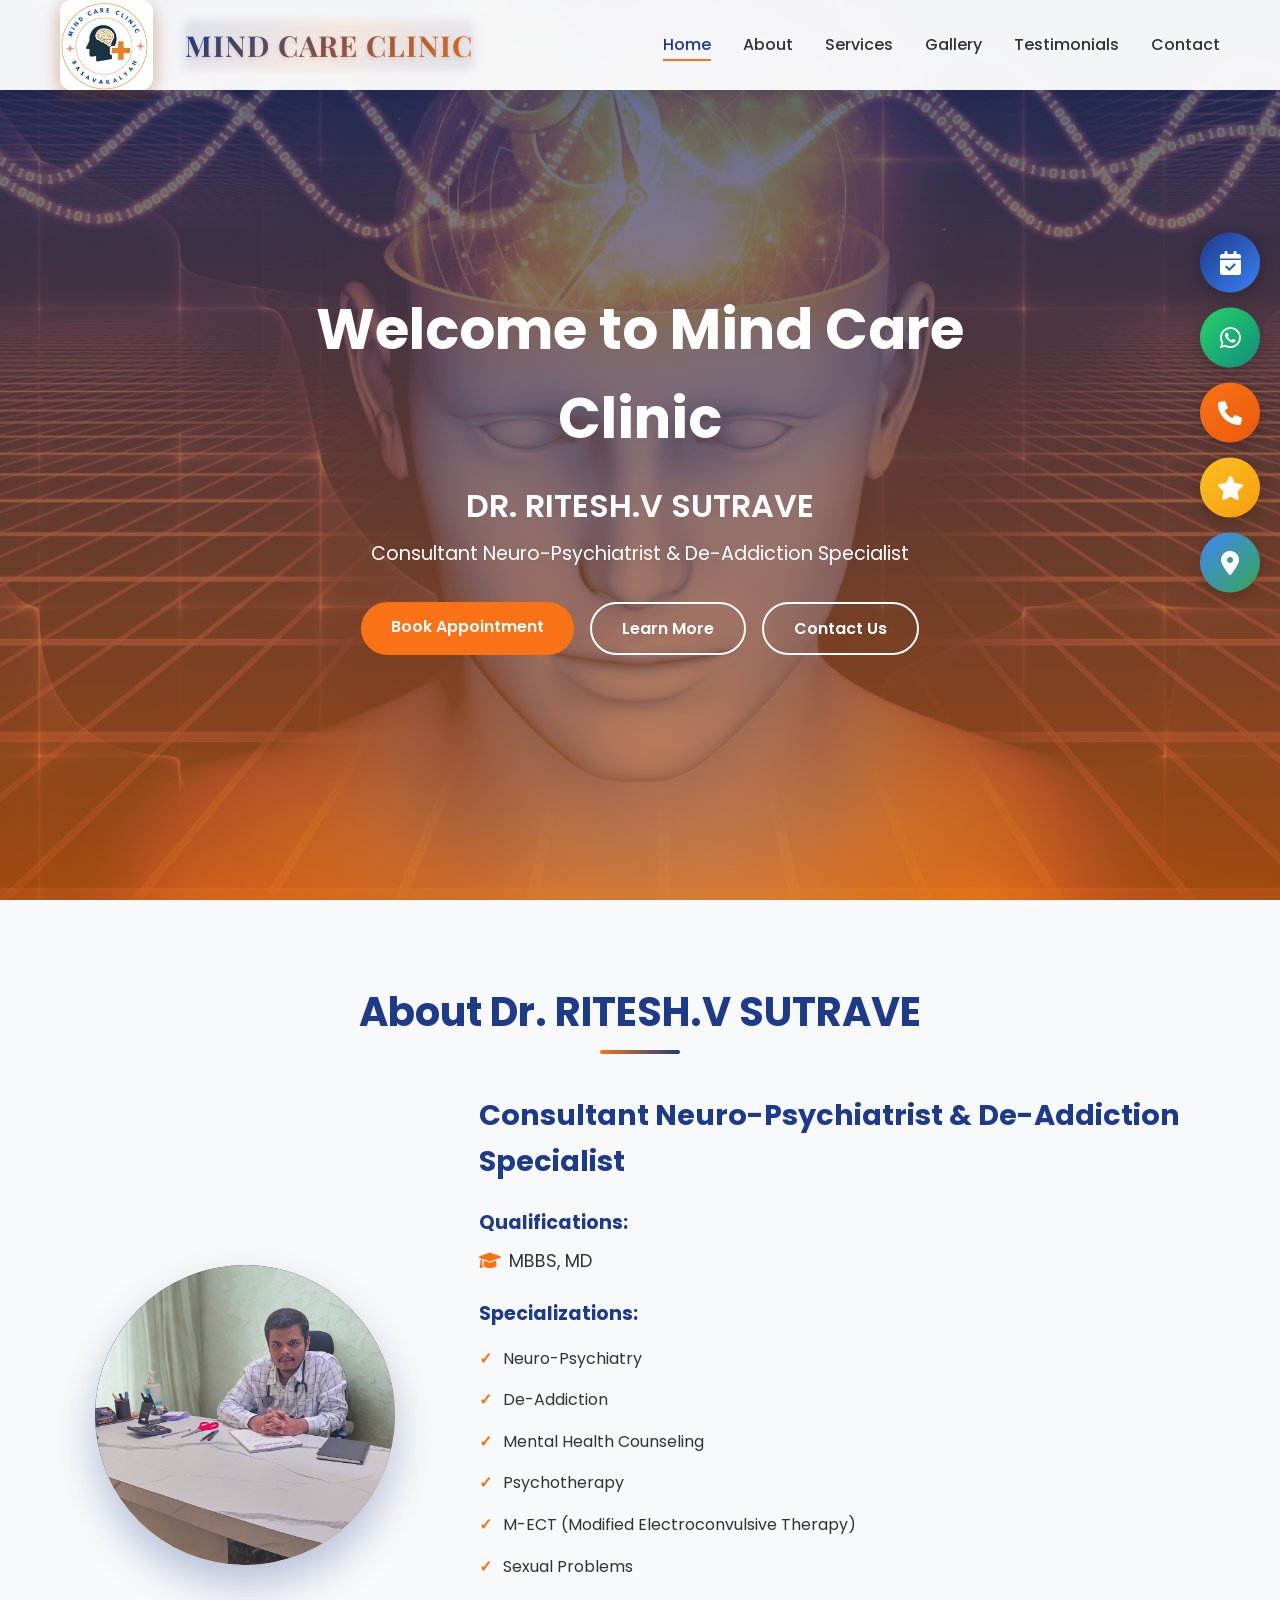
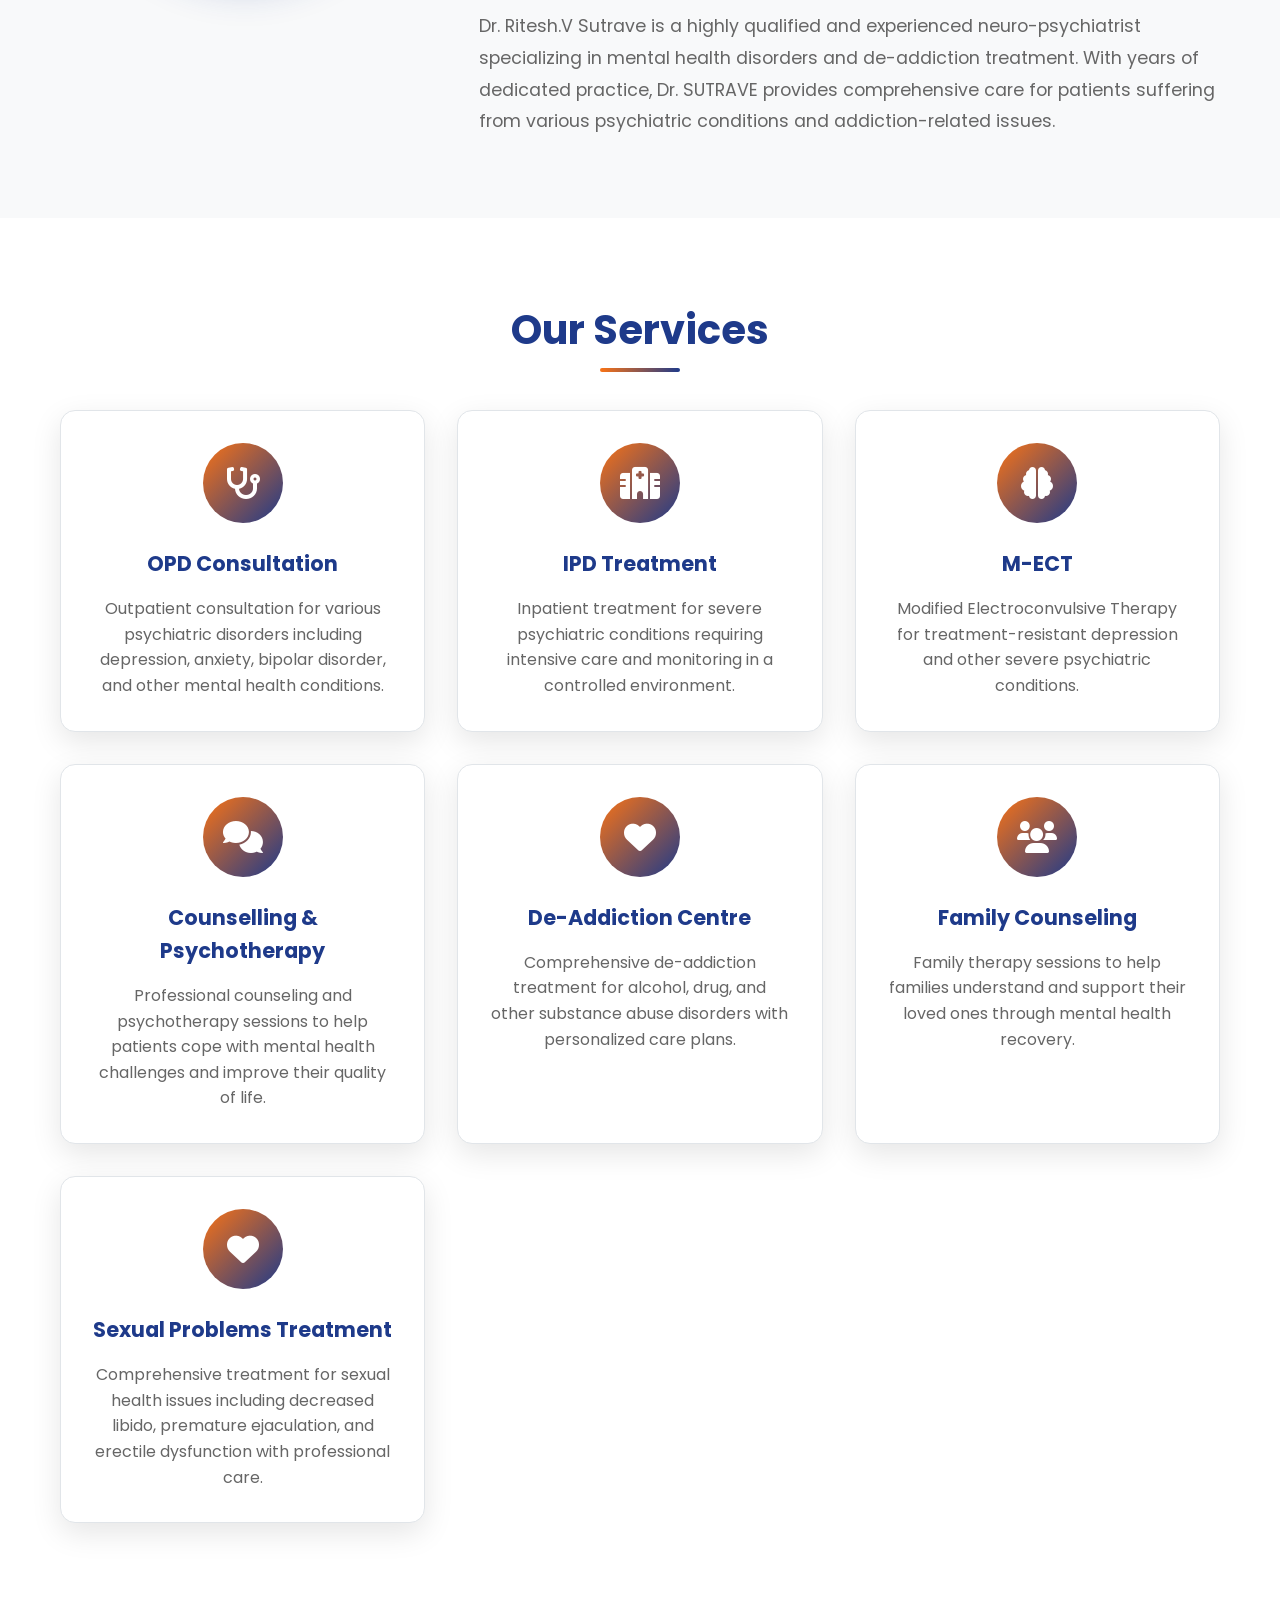
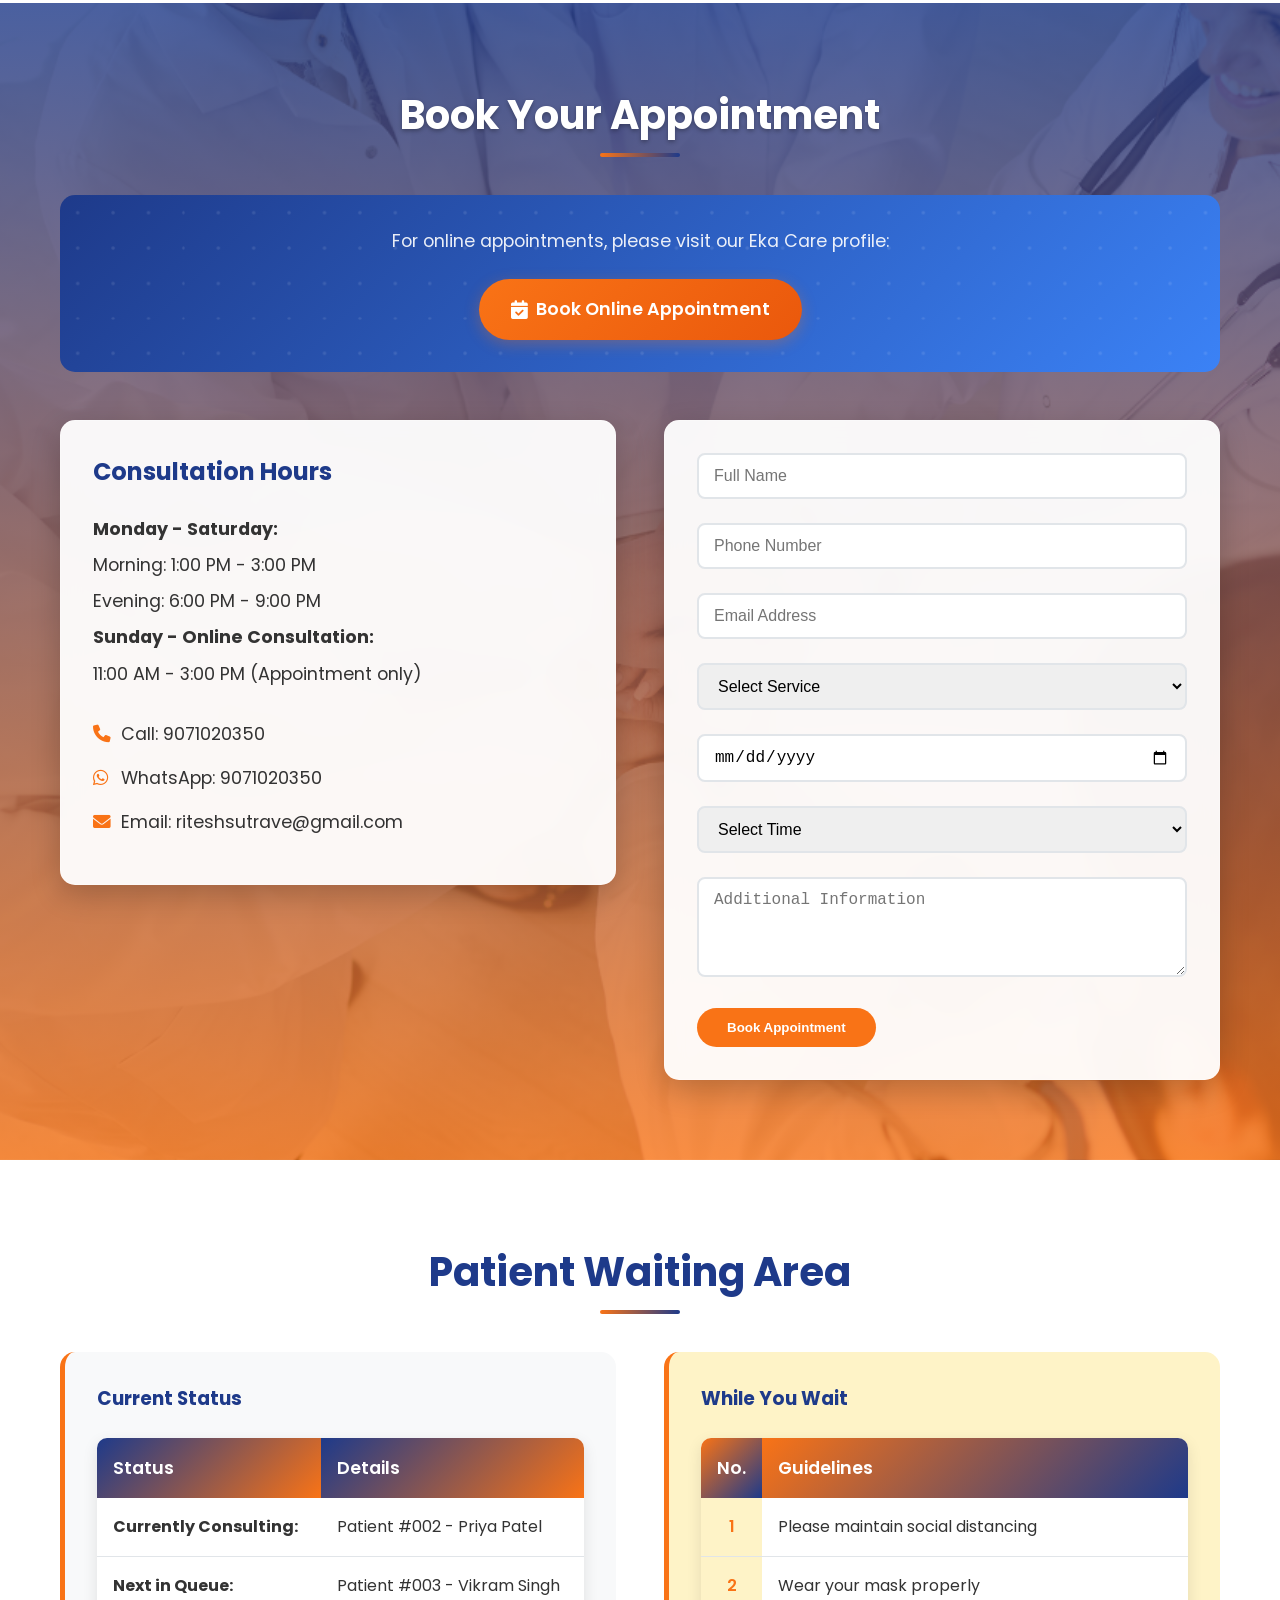
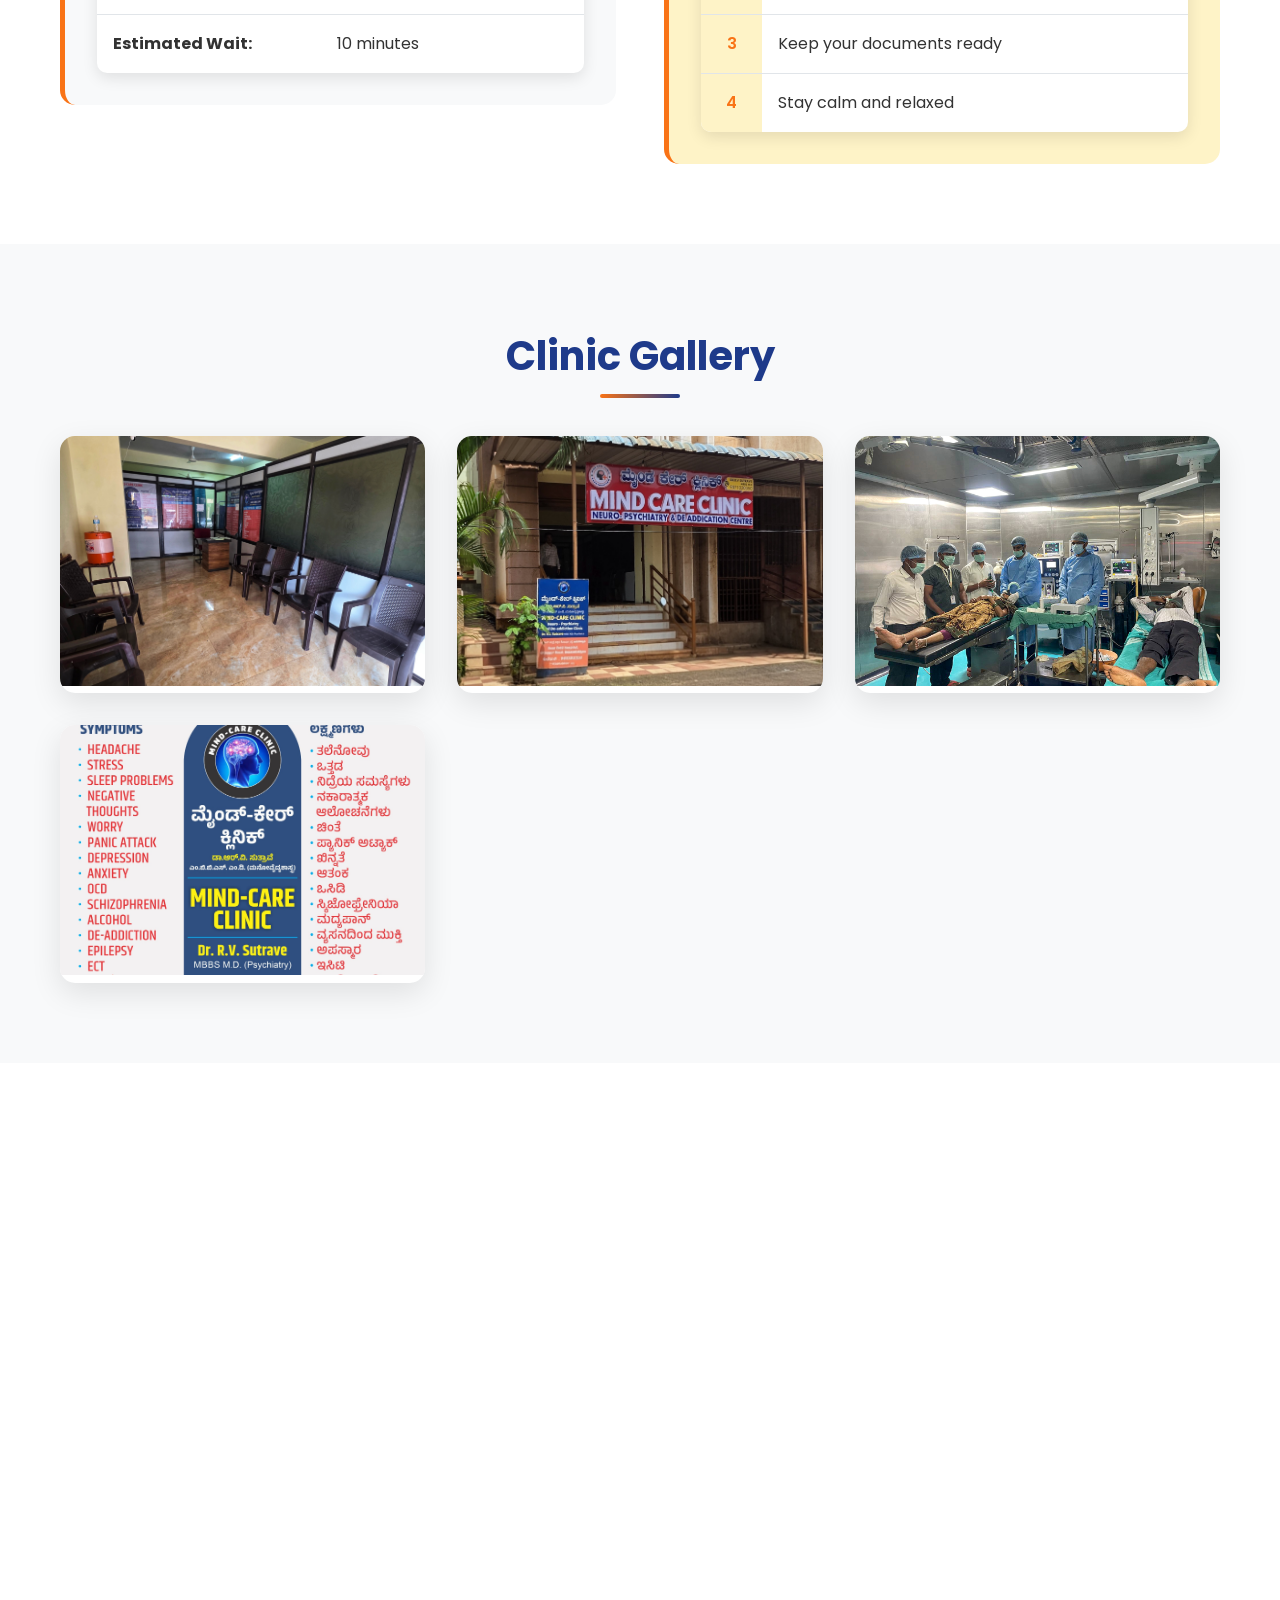
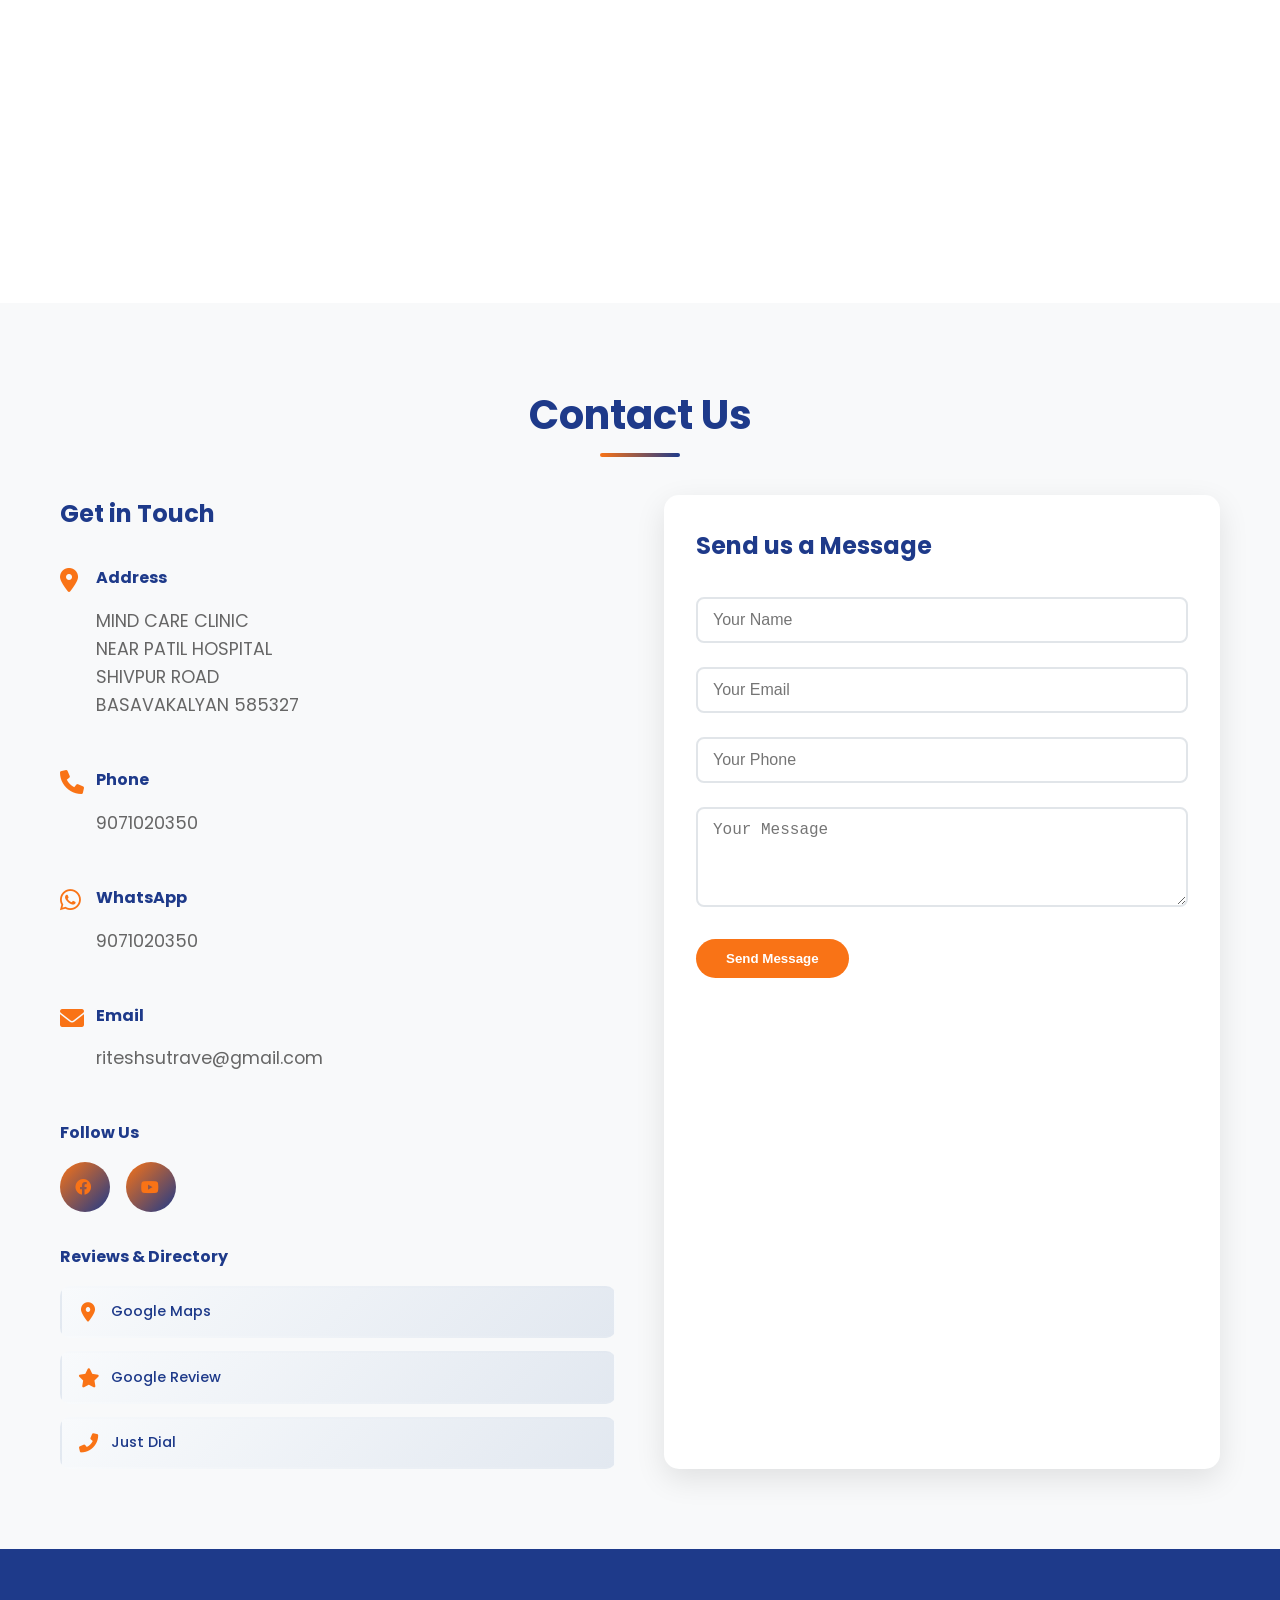
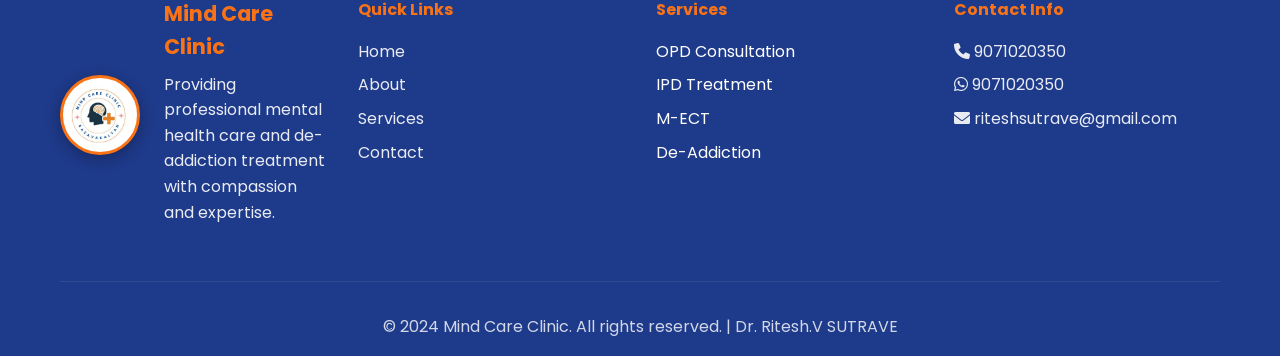
<file: index.html>
<!DOCTYPE html>
<html lang="en">
<head>
    <meta charset="UTF-8">
    <meta name="viewport" content="width=device-width, initial-scale=1.0">
    <title>Mind Care Clinic - Dr. Ritesh.V SUTRAVE</title>
    <link rel="icon" type="image/jpeg" href="IMAGES.jpeg">
    <link rel="shortcut icon" type="image/jpeg" href="IMAGES.jpeg">
    <link rel="apple-touch-icon" href="IMAGES.jpeg">
    <link rel="stylesheet" href="styles.css">
    <link href="https://cdnjs.cloudflare.com/ajax/libs/font-awesome/6.0.0/css/all.min.css" rel="stylesheet">
    <link href="https://fonts.googleapis.com/css2?family=Poppins:wght@300;400;500;600;700&family=Playfair+Display:wght@400;500;600;700&family=Dancing+Script:wght@400;500;600;700&display=swap" rel="stylesheet">
</head>
<body>
    <!-- Header -->
    <header class="header">
        <nav class="navbar">
            <div class="nav-container">
                <div class="nav-logo">
                    <img src="IMAGES.jpeg" alt="Mind Care Clinic Logo" class="logo-image">
                    <h2 class="clinic-name">MIND CARE CLINIC</h2>
                </div>
                <ul class="nav-menu">
                    <li><a href="#home" class="nav-link">Home</a></li>
                    <li><a href="#about" class="nav-link">About</a></li>
                    <li><a href="#services" class="nav-link">Services</a></li>
                    <li><a href="#gallery" class="nav-link">Gallery</a></li>
                    <li><a href="#testimonials" class="nav-link">Testimonials</a></li>
                    <li><a href="#contact" class="nav-link">Contact</a></li>
                </ul>
                <div class="hamburger">
                    <span class="bar"></span>
                    <span class="bar"></span>
                    <span class="bar"></span>
                </div>
            </div>
        </nav>
    </header>

    <!-- Hero Section -->
    <section id="home" class="hero">
        <div class="hero-content">
            <h1>Welcome to Mind Care Clinic</h1>
            <h2>DR. RITESH.V SUTRAVE</h2>
            <p>Consultant Neuro-Psychiatrist & De-Addiction Specialist</p>
            <div class="hero-buttons">
                <a href="https://www.eka.care/doctor/ritesh-v-1755359610" target="_blank" class="btn btn-primary">Book Appointment</a>
                <a href="#about" class="btn btn-secondary">Learn More</a>
                <a href="#contact" class="btn btn-secondary">Contact Us</a>
            </div>
        </div>
    </section>

    <!-- About Us Section -->
    <section id="about" class="about">
        <div class="container">
            <h2 class="section-title">About Dr. RITESH.V SUTRAVE</h2>
            <div class="about-content">
                <div class="about-image">
                    <div class="doctor-image">
                        <img src="c7aaaa7f-7267-43a4-838a-2a8f8734a4bb_20250815_230302_0000.jpg" alt="Dr. Ritesh.V SUTRAVE" class="doctor-photo">
                    </div>
                </div>
                <div class="about-text">
                    <h3>Consultant Neuro-Psychiatrist & De-Addiction Specialist</h3>
                    <div class="qualifications">
                        <h4>Qualifications:</h4>
                        <p><i class="fas fa-graduation-cap"></i> MBBS, MD</p>
                    </div>
                    <div class="specializations">
                        <h4>Specializations:</h4>
                        <ul>
                            <li>Neuro-Psychiatry</li>
                            <li>De-Addiction</li>
                            <li>Mental Health Counseling</li>
                            <li>Psychotherapy</li>
                            <li>M-ECT (Modified Electroconvulsive Therapy)</li>
                            <li>Sexual Problems</li>
                        </ul>
                    </div>
                    <p class="bio">
                        Dr. Ritesh.V Sutrave is a highly qualified and experienced neuro-psychiatrist 
                        specializing in mental health disorders and de-addiction treatment. With years 
                        of dedicated practice, Dr. SUTRAVE provides comprehensive care for patients 
                        suffering from various psychiatric conditions and addiction-related issues.
                    </p>
                </div>
            </div>
        </div>
    </section>

    <!-- Services Section -->
    <section id="services" class="services">
        <div class="container">
            <h2 class="section-title">Our Services</h2>
            <div class="services-grid">
                <div class="service-card">
                    <div class="service-icon">
                        <i class="fas fa-stethoscope"></i>
                    </div>
                    <h3>OPD Consultation</h3>
                    <p>Outpatient consultation for various psychiatric disorders including depression, 
                    anxiety, bipolar disorder, and other mental health conditions.</p>
                </div>
                <div class="service-card">
                    <div class="service-icon">
                        <i class="fas fa-hospital"></i>
                    </div>
                    <h3>IPD Treatment</h3>
                    <p>Inpatient treatment for severe psychiatric conditions requiring intensive 
                    care and monitoring in a controlled environment.</p>
                </div>
                <div class="service-card">
                    <div class="service-icon">
                        <i class="fas fa-brain"></i>
                    </div>
                    <h3>M-ECT</h3>
                    <p>Modified Electroconvulsive Therapy for treatment-resistant depression 
                    and other severe psychiatric conditions.</p>
                </div>
                <div class="service-card">
                    <div class="service-icon">
                        <i class="fas fa-comments"></i>
                    </div>
                    <h3>Counselling & Psychotherapy</h3>
                    <p>Professional counseling and psychotherapy sessions to help patients 
                    cope with mental health challenges and improve their quality of life.</p>
                </div>
                <div class="service-card">
                    <div class="service-icon">
                        <i class="fas fa-heart"></i>
                    </div>
                    <h3>De-Addiction Centre</h3>
                    <p>Comprehensive de-addiction treatment for alcohol, drug, and other 
                    substance abuse disorders with personalized care plans.</p>
                </div>
                <div class="service-card">
                    <div class="service-icon">
                        <i class="fas fa-users"></i>
                    </div>
                    <h3>Family Counseling</h3>
                    <p>Family therapy sessions to help families understand and support 
                    their loved ones through mental health recovery.</p>
                </div>
                <div class="service-card">
                    <div class="service-icon">
                        <i class="fas fa-heart"></i>
                    </div>
                    <h3>Sexual Problems Treatment</h3>
                    <p>Comprehensive treatment for sexual health issues including decreased libido, 
                    premature ejaculation, and erectile dysfunction with professional care.</p>
                </div>
            </div>
        </div>
    </section>

    <!-- Appointment Section -->
    <section id="appointment" class="appointment">
        <div class="container">
            <h2 class="section-title">Book Your Appointment</h2>
            <div class="eka-care-booking">
                <p class="booking-note">For online appointments, please visit our Eka Care profile:</p>
                <a href="https://www.eka.care/doctor/ritesh-v-1755359610" target="_blank" class="btn btn-primary eka-btn">
                    <i class="fas fa-calendar-check"></i> Book Online Appointment
                </a>
            </div>
            <div class="appointment-content">
                <div class="appointment-info">
                    <h3>Consultation Hours</h3>
                    <div class="timing">
                        <p><strong>Monday - Saturday:</strong></p>
                        <p>Morning: 1:00 PM - 3:00 PM</p>
                        <p>Evening: 6:00 PM - 9:00 PM</p>
                        <p><strong>Sunday - Online Consultation:</strong></p>
                        <p>11:00 AM - 3:00 PM (Appointment only)</p>
                    </div>
                    <div class="contact-info">
                        <p><i class="fas fa-phone"></i> Call: 9071020350</p>
                        <p><i class="fab fa-whatsapp"></i> WhatsApp: 9071020350</p>
                        <p><i class="fas fa-envelope"></i> Email: riteshsutrave@gmail.com</p>
                    </div>
                </div>
                <div class="appointment-form">
                    <form id="appointmentForm">
                        <div class="form-group">
                            <input type="text" id="name" name="name" placeholder="Full Name" required>
                        </div>
                        <div class="form-group">
                            <input type="tel" id="phone" name="phone" placeholder="Phone Number" required>
                        </div>
                        <div class="form-group">
                            <input type="email" id="email" name="email" placeholder="Email Address">
                        </div>
                        <div class="form-group">
                            <select id="service" name="service" required>
                                <option value="">Select Service</option>
                                <option value="opd">OPD Consultation</option>
                                <option value="ipd">IPD Treatment</option>
                                <option value="m-ect">M-ECT</option>
                                <option value="counselling">Counselling & Psychotherapy</option>
                                <option value="de-addiction">De-Addiction Treatment</option>
                                <option value="sexual-problems">Sexual Problems Treatment</option>
                            </select>
                        </div>
                        <div class="form-group">
                            <input type="date" id="date" name="date" required>
                        </div>
                        <div class="form-group">
                            <select id="time" name="time" required>
                                <option value="">Select Time</option>
                                <option value="13:00">1:00 PM</option>
                                <option value="14:00">2:00 PM</option>
                                <option value="18:00">6:00 PM</option>
                                <option value="19:00">7:00 PM</option>
                                <option value="20:00">8:00 PM</option>
                            </select>
                        </div>
                        <div class="form-group">
                            <textarea id="message" name="message" placeholder="Additional Information"></textarea>
                        </div>
                        <button type="submit" class="btn btn-primary">Book Appointment</button>
                    </form>
                </div>
            </div>
        </div>
    </section>

    <!-- Waiting Area -->
    <section class="waiting-area">
        <div class="container">
            <h2 class="section-title">Patient Waiting Area</h2>
            <div class="waiting-content">
                <div class="waiting-info">
                    <h3>Current Status</h3>
                    <div class="status-table">
                        <table>
                            <thead>
                                <tr>
                                    <th>Status</th>
                                    <th>Details</th>
                                </tr>
                            </thead>
                            <tbody>
                                <tr>
                                    <td><strong>Currently Consulting:</strong></td>
                                    <td id="currentPatient">Patient #001 - Rahul Sharma</td>
                                </tr>
                                <tr>
                                    <td><strong>Next in Queue:</strong></td>
                                    <td id="nextPatient">Patient #002 - Priya Patel</td>
                                </tr>
                                <tr>
                                    <td><strong>Estimated Wait:</strong></td>
                                    <td id="waitTime">15 minutes</td>
                                </tr>
                            </tbody>
                        </table>
                    </div>
                </div>
                <div class="waiting-tips">
                    <h3>While You Wait</h3>
                    <div class="tips-table">
                        <table>
                            <thead>
                                <tr>
                                    <th>No.</th>
                                    <th>Guidelines</th>
                                </tr>
                            </thead>
                            <tbody>
                                <tr>
                                    <td class="number">1</td>
                                    <td>Please maintain social distancing</td>
                                </tr>
                                <tr>
                                    <td class="number">2</td>
                                    <td>Wear your mask properly</td>
                                </tr>
                                <tr>
                                    <td class="number">3</td>
                                    <td>Keep your documents ready</td>
                                </tr>
                                <tr>
                                    <td class="number">4</td>
                                    <td>Stay calm and relaxed</td>
                                </tr>
                            </tbody>
                        </table>
                    </div>
                </div>
            </div>
        </div>
    </section>

    <!-- Gallery Section -->
    <section id="gallery" class="gallery">
        <div class="container">
            <h2 class="section-title">Clinic Gallery</h2>
            <div class="gallery-grid">
                <div class="gallery-item">
                    <img src="20250815_132217.jpg" alt="Mind Care Clinic Waiting Area" class="gallery-image">
                    <div class="gallery-overlay">
                        <p>Mind Care Clinic Waiting Area</p>
                    </div>
                </div>
                <div class="gallery-item">
                    <img src="20250815_133002(1)(1) (1).jpg" alt="Mind Care Clinic Exterior View" class="gallery-image">
                    <div class="gallery-overlay">
                        <p>Mind Care Clinic Exterior View</p>
                    </div>
                </div>
                <div class="gallery-item">
                    <img src="IMG-20250815-WA0009.jpg" alt="Mind Care Clinic Treatment Room" class="gallery-image">
                    <div class="gallery-overlay">
                        <p>Mind Care Clinic Treatment Room</p>
                    </div>
                </div>
                <div class="gallery-item">
                    <img src="WhatsApp Image 2025-08-16 at 11.07.18 AM (1).jpeg" alt="Mind Care Clinic Services & Symptoms" class="gallery-image">
                    <div class="gallery-overlay">
                        <p>Mind Care Clinic Services & Symptoms</p>
                    </div>
                </div>
            </div>
        </div>
    </section>

    <!-- Ratings & Testimonials Section -->
    <section id="testimonials" class="testimonials">
        <div class="container">
            <h2 class="section-title">Patient Testimonials & Ratings</h2>
            <div class="ratings-summary">
                <div class="overall-rating">
                    <h3>Overall Rating</h3>
                    <div class="stars">
                        <i class="fas fa-star"></i>
                        <i class="fas fa-star"></i>
                        <i class="fas fa-star"></i>
                        <i class="fas fa-star"></i>
                        <i class="fas fa-star"></i>
                    </div>
                    <p>4.8/5.0 (Based on 127 reviews)</p>
                </div>
                <div class="rating-breakdown">
                    <div class="rating-item">
                        <span>5 Stars</span>
                        <div class="rating-bar">
                            <div class="rating-fill" style="width: 85%"></div>
                        </div>
                        <span>85%</span>
                    </div>
                    <div class="rating-item">
                        <span>4 Stars</span>
                        <div class="rating-bar">
                            <div class="rating-fill" style="width: 12%"></div>
                        </div>
                        <span>12%</span>
                    </div>
                    <div class="rating-item">
                        <span>3 Stars</span>
                        <div class="rating-bar">
                            <div class="rating-fill" style="width: 2%"></div>
                        </div>
                        <span>2%</span>
                    </div>
                    <div class="rating-item">
                        <span>2 Stars</span>
                        <div class="rating-bar">
                            <div class="rating-fill" style="width: 1%"></div>
                        </div>
                        <span>1%</span>
                    </div>
                </div>
            </div>
            <div class="testimonials-grid">
                <div class="testimonial-card">
                    <div class="testimonial-header">
                        <div class="patient-info">
                            <h4>Rahul Sharma</h4>
                            <div class="stars">
                                <i class="fas fa-star"></i>
                                <i class="fas fa-star"></i>
                                <i class="fas fa-star"></i>
                                <i class="fas fa-star"></i>
                                <i class="fas fa-star"></i>
                            </div>
                        </div>
                    </div>
                    <p>"Dr. SUTRAVE helped me overcome my depression with his expert treatment. 
                    The counseling sessions were very effective and I'm feeling much better now."</p>
                </div>
                <div class="testimonial-card">
                    <div class="testimonial-header">
                        <div class="patient-info">
                            <h4>Priya Patel</h4>
                            <div class="stars">
                                <i class="fas fa-star"></i>
                                <i class="fas fa-star"></i>
                                <i class="fas fa-star"></i>
                                <i class="fas fa-star"></i>
                                <i class="fas fa-star"></i>
                            </div>
                        </div>
                    </div>
                    <p>"Excellent de-addiction treatment. Dr. SUTRAVE's approach is very professional 
                    and caring. My family is grateful for his help in my recovery journey."</p>
                </div>
                <div class="testimonial-card">
                    <div class="testimonial-header">
                        <div class="patient-info">
                            <h4>Vikram Singh</h4>
                            <div class="stars">
                                <i class="fas fa-star"></i>
                                <i class="fas fa-star"></i>
                                <i class="fas fa-star"></i>
                                <i class="fas fa-star"></i>
                                <i class="fas fa-star"></i>
                            </div>
                        </div>
                    </div>
                    <p>"The M-ECT treatment was very effective for my condition. Dr. SUTRAVE explained 
                    everything clearly and made me feel comfortable throughout the process."</p>
                </div>
            </div>
        </div>
    </section>

    <!-- Contact Section -->
    <section id="contact" class="contact">
        <div class="container">
            <h2 class="section-title">Contact Us</h2>
            <div class="contact-content">
                <div class="contact-info">
                    <h3>Get in Touch</h3>
                    <div class="contact-item">
                        <i class="fas fa-map-marker-alt"></i>
                        <div>
                            <h4>Address</h4>
                            <p>MIND CARE CLINIC<br>
                            NEAR PATIL HOSPITAL<br>
                            SHIVPUR ROAD<br>
                            BASAVAKALYAN 585327</p>
                        </div>
                    </div>
                    <div class="contact-item">
                        <i class="fas fa-phone"></i>
                        <div>
                            <h4>Phone</h4>
                            <p>9071020350</p>
                        </div>
                    </div>
                    <div class="contact-item">
                        <i class="fab fa-whatsapp"></i>
                        <div>
                            <h4>WhatsApp</h4>
                            <p>9071020350</p>
                        </div>
                    </div>
                    <div class="contact-item">
                        <i class="fas fa-envelope"></i>
                        <div>
                            <h4>Email</h4>
                            <p>riteshsutrave@gmail.com</p>
                        </div>
                    </div>
                    <div class="social-links">
                        <h4>Follow Us</h4>
                        <div class="social-icons">
                            <a href="https://www.facebook.com/share/14KYv9HUdoY/" target="_blank">
                                <i class="fab fa-facebook"></i>
                            </a>
                            <a href="https://youtube.com/@riteshsutrave?si=avN6V1nt9PiWTA8W" target="_blank">
                                <i class="fab fa-youtube"></i>
                            </a>
                        </div>
                    </div>
                    <div class="review-links">
                        <h4>Reviews & Directory</h4>
                        <div class="review-icons">
                            <a href="https://share.google/ZtCr8SRaLQyjdTlxN" target="_blank" class="review-link">
                                <i class="fas fa-map-marker-alt"></i>
                                <span>Google Maps</span>
                            </a>
                            <a href="https://g.page/r/CQqnRxoGOZ3PEBM/review" target="_blank" class="review-link">
                                <i class="fas fa-star"></i>
                                <span>Google Review</span>
                            </a>
                            <a href="https://jsdl.in/RSL-VDW1755246644" target="_blank" class="review-link">
                                <i class="fas fa-phone-alt"></i>
                                <span>Just Dial</span>
                            </a>
                        </div>
                    </div>
                </div>
                <div class="contact-form">
                    <h3>Send us a Message</h3>
                    <form id="contactForm">
                        <div class="form-group">
                            <input type="text" id="contactName" name="contactName" placeholder="Your Name" required>
                        </div>
                        <div class="form-group">
                            <input type="email" id="contactEmail" name="contactEmail" placeholder="Your Email" required>
                        </div>
                        <div class="form-group">
                            <input type="tel" id="contactPhone" name="contactPhone" placeholder="Your Phone">
                        </div>
                        <div class="form-group">
                            <textarea id="contactMessage" name="contactMessage" placeholder="Your Message" required></textarea>
                        </div>
                        <button type="submit" class="btn btn-primary">Send Message</button>
                    </form>
                </div>
            </div>
        </div>
    </section>

    <!-- Footer -->
    <footer class="footer">
        <div class="container">
            <div class="footer-content">
                <div class="footer-section">
                    <div class="footer-logo-container">
                        <img src="IMAGES.jpeg" alt="Mind Care Clinic Logo" class="footer-logo">
                        <div class="footer-text">
                            <h3>Mind Care Clinic</h3>
                            <p>Providing professional mental health care and de-addiction treatment 
                            with compassion and expertise.</p>
                        </div>
                    </div>
                </div>
                <div class="footer-section">
                    <h4>Quick Links</h4>
                    <ul>
                        <li><a href="#home">Home</a></li>
                        <li><a href="#about">About</a></li>
                        <li><a href="#services">Services</a></li>
                        <li><a href="#contact">Contact</a></li>
                    </ul>
                </div>
                <div class="footer-section">
                    <h4>Services</h4>
                    <ul>
                        <li>OPD Consultation</li>
                        <li>IPD Treatment</li>
                        <li>M-ECT</li>
                        <li>De-Addiction</li>
                    </ul>
                </div>
                <div class="footer-section">
                    <h4>Contact Info</h4>
                    <p><i class="fas fa-phone"></i> 9071020350</p>
                    <p><i class="fab fa-whatsapp"></i> 9071020350</p>
                    <p><i class="fas fa-envelope"></i> riteshsutrave@gmail.com</p>
                </div>
            </div>
            <div class="footer-bottom">
                <p>&copy; 2024 Mind Care Clinic. All rights reserved. | Dr. Ritesh.V SUTRAVE</p>
            </div>
        </div>
    </footer>

    <!-- Floating Contact Buttons -->
    <div class="floating-contact">
        <a href="https://www.eka.care/doctor/ritesh-v-1755359610" target="_blank" class="floating-btn appointment-btn" title="Book Appointment">
            <i class="fas fa-calendar-check"></i>
        </a>
        <a href="https://wa.me/919071020350" target="_blank" class="floating-btn whatsapp-btn" title="WhatsApp">
            <i class="fab fa-whatsapp"></i>
        </a>
        <a href="tel:9071020350" class="floating-btn call-btn" title="Call Now">
            <i class="fas fa-phone"></i>
        </a>
        <a href="https://g.page/r/CQqnRxoGOZ3PEBM/review" target="_blank" class="floating-btn review-btn" title="Google Review">
            <i class="fas fa-star"></i>
        </a>
        <a href="https://share.google/ZtCr8SRaLQyjdTlxN" target="_blank" class="floating-btn google-btn" title="Google Maps">
            <i class="fas fa-map-marker-alt"></i>
        </a>
        <button class="floating-btn scroll-top-btn" title="Scroll to Top" id="scrollTopBtn">
            <i class="fas fa-arrow-up"></i>
        </button>
    </div>

    <script src="script.js"></script>
</body>
</html>
</file>
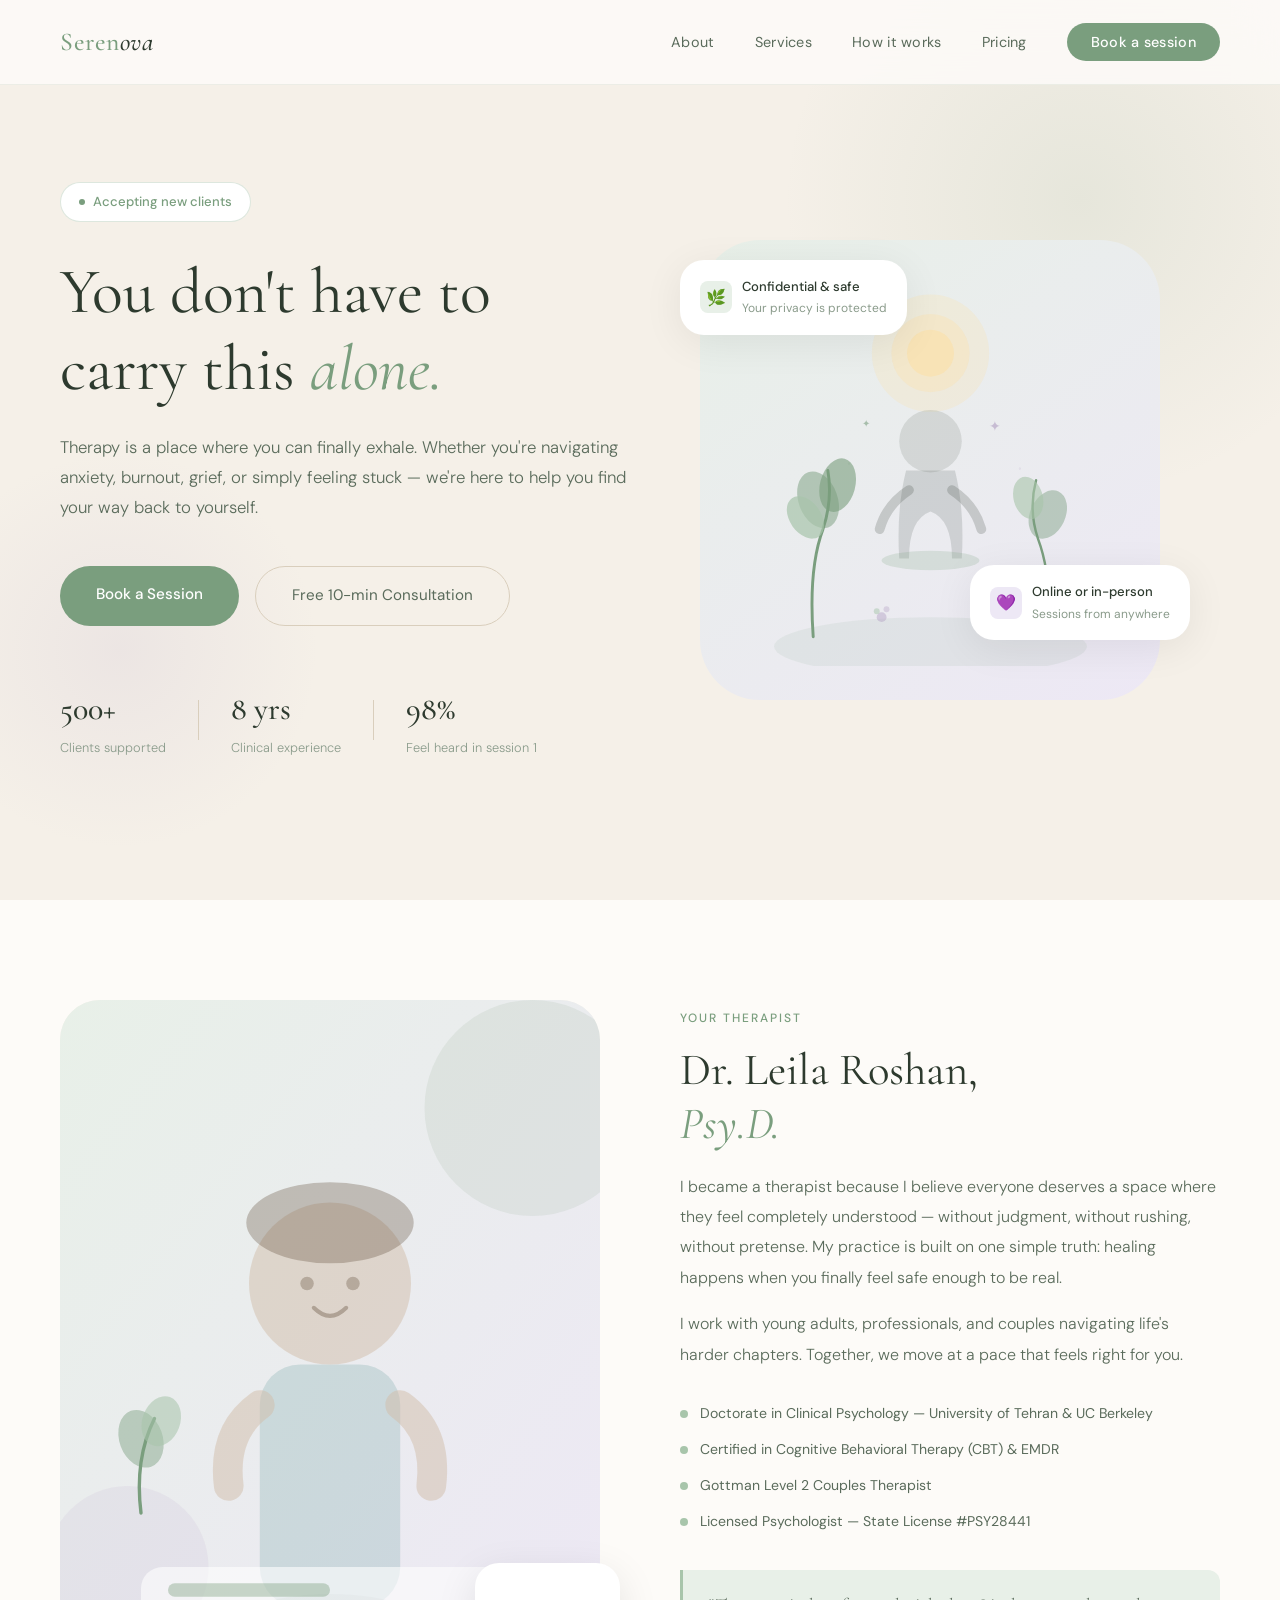
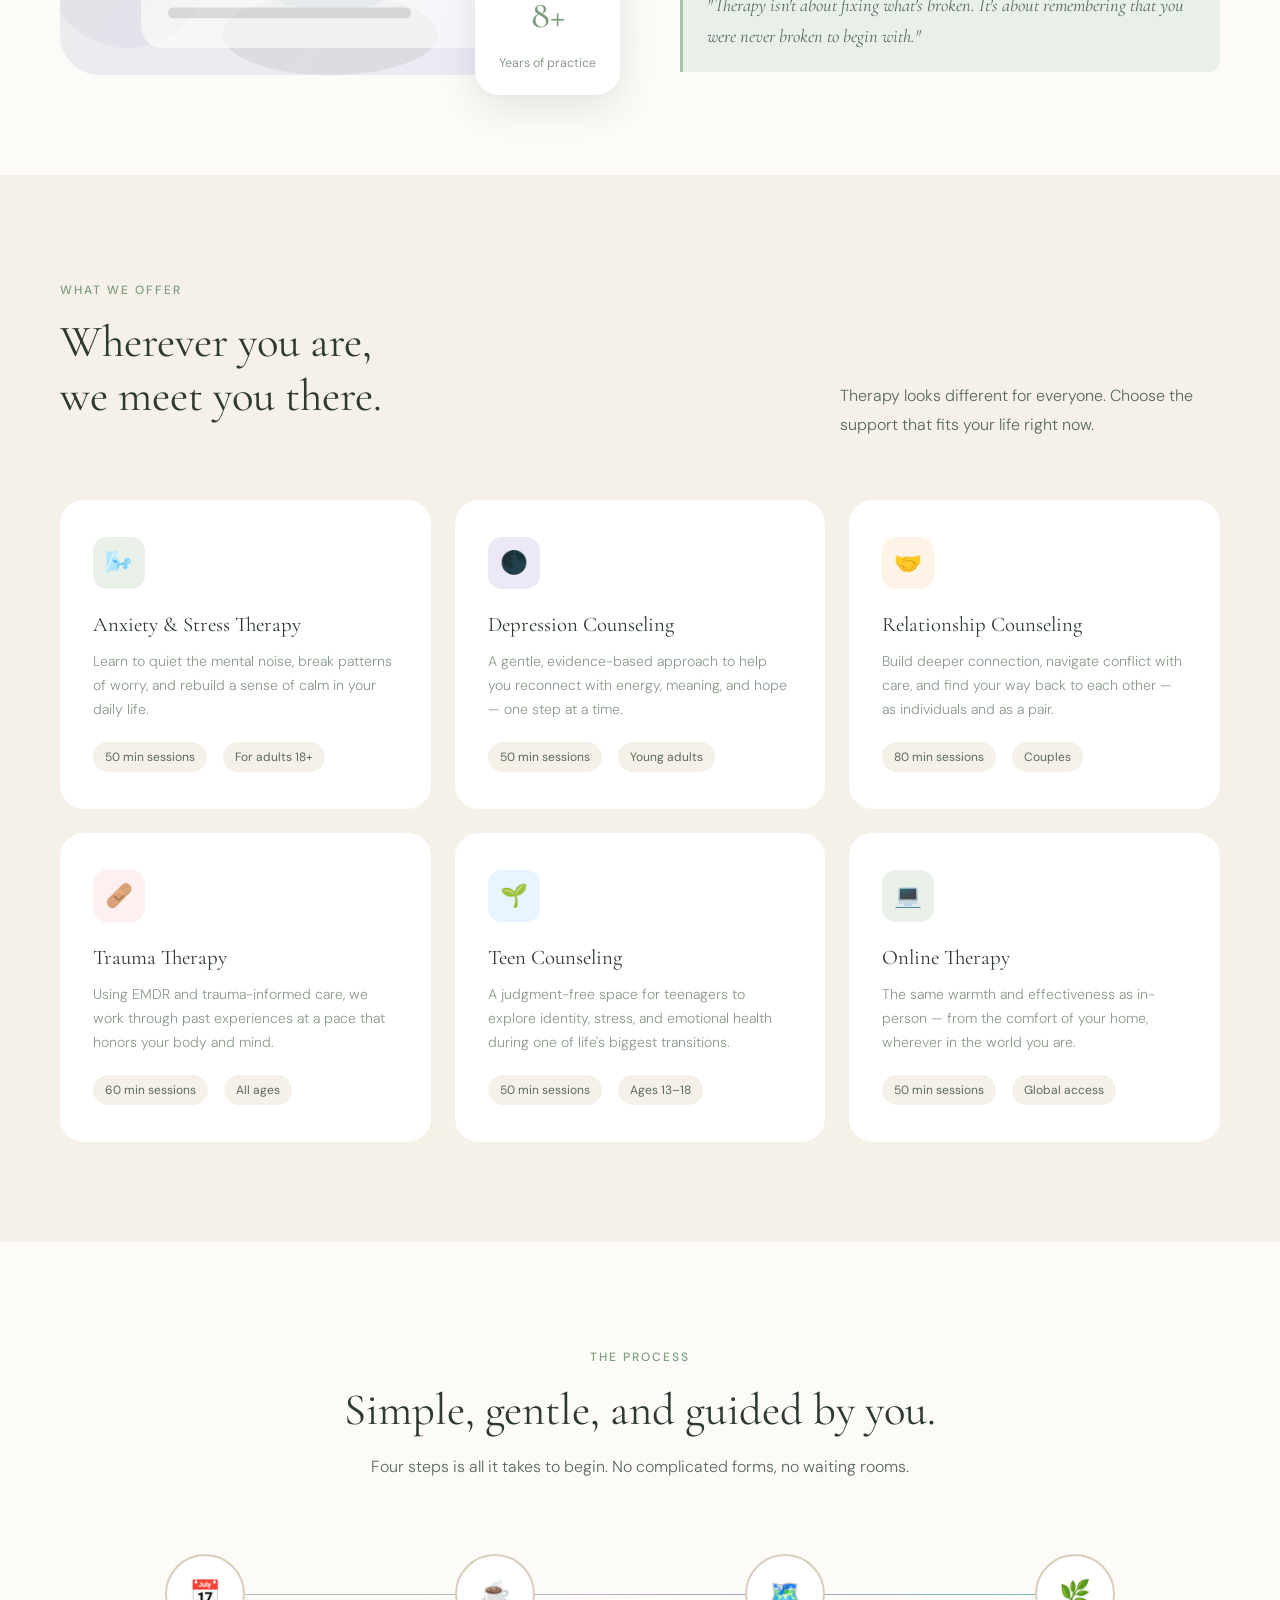
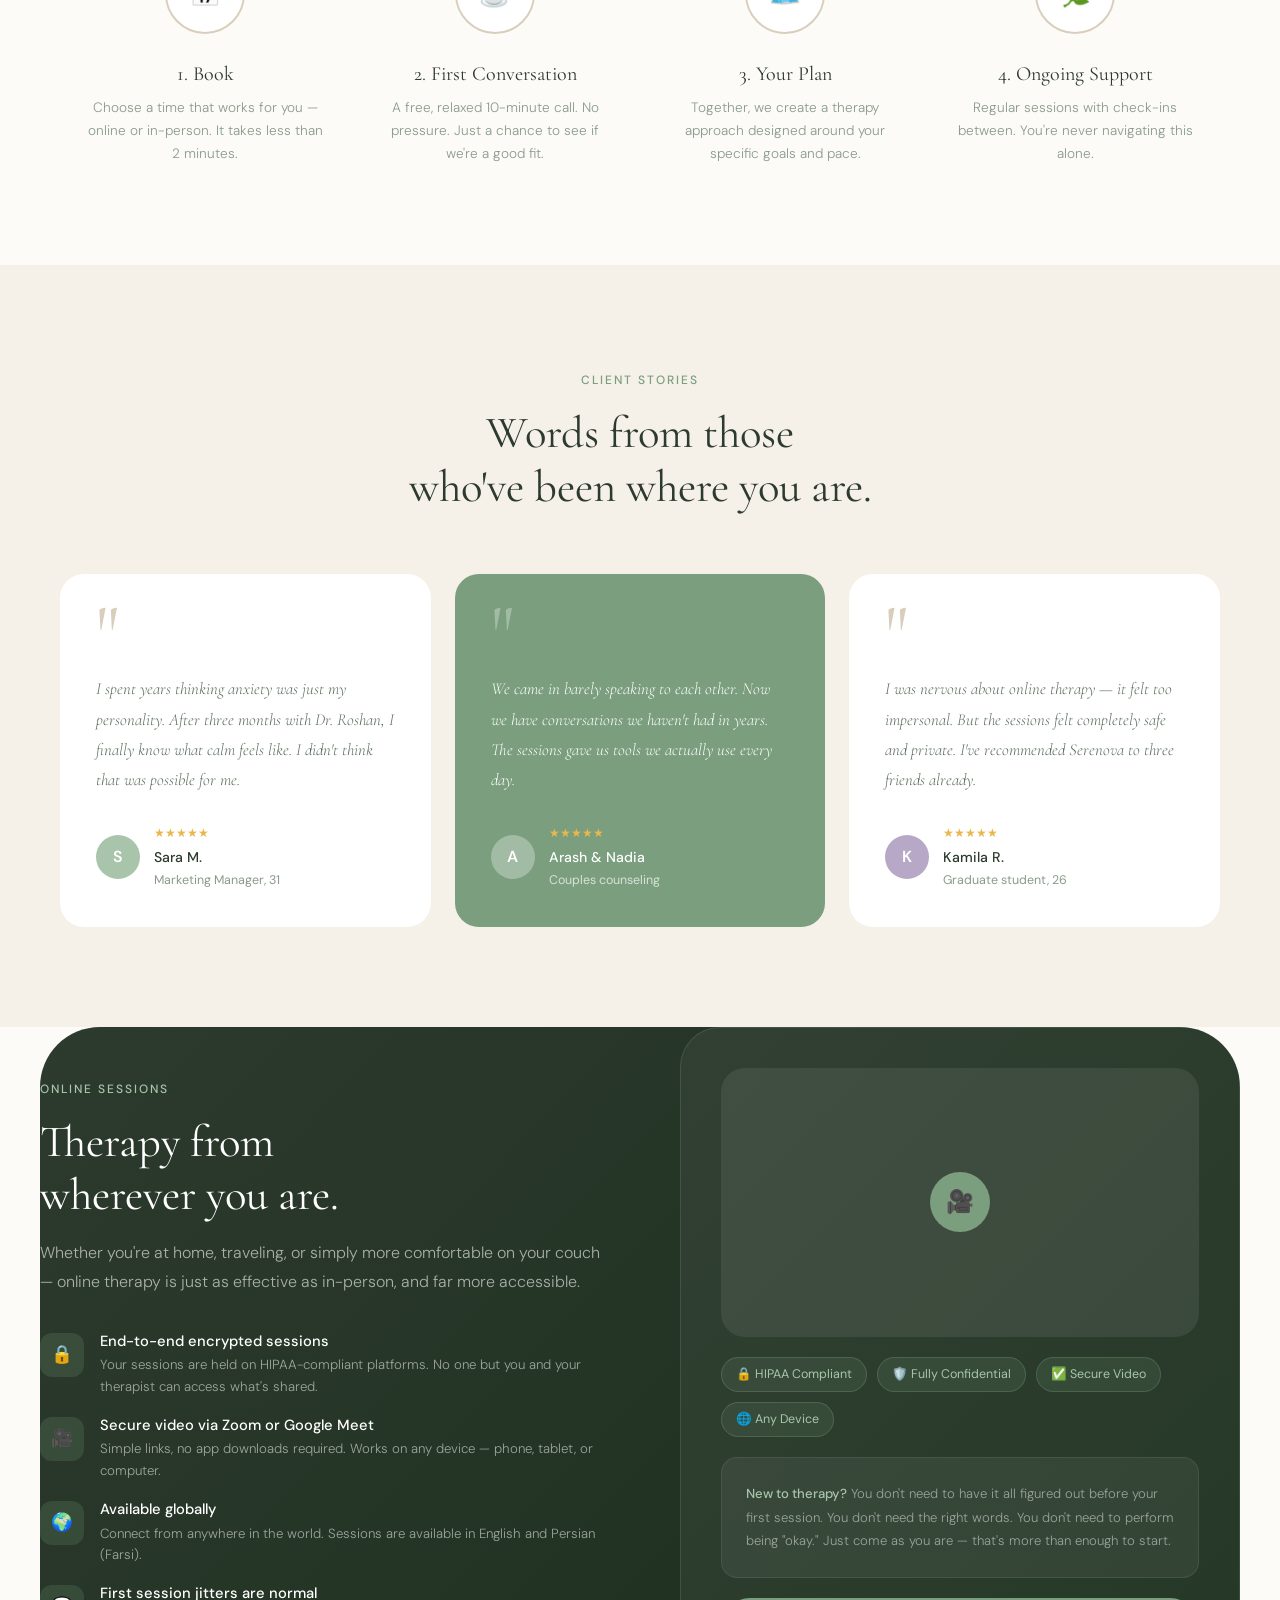
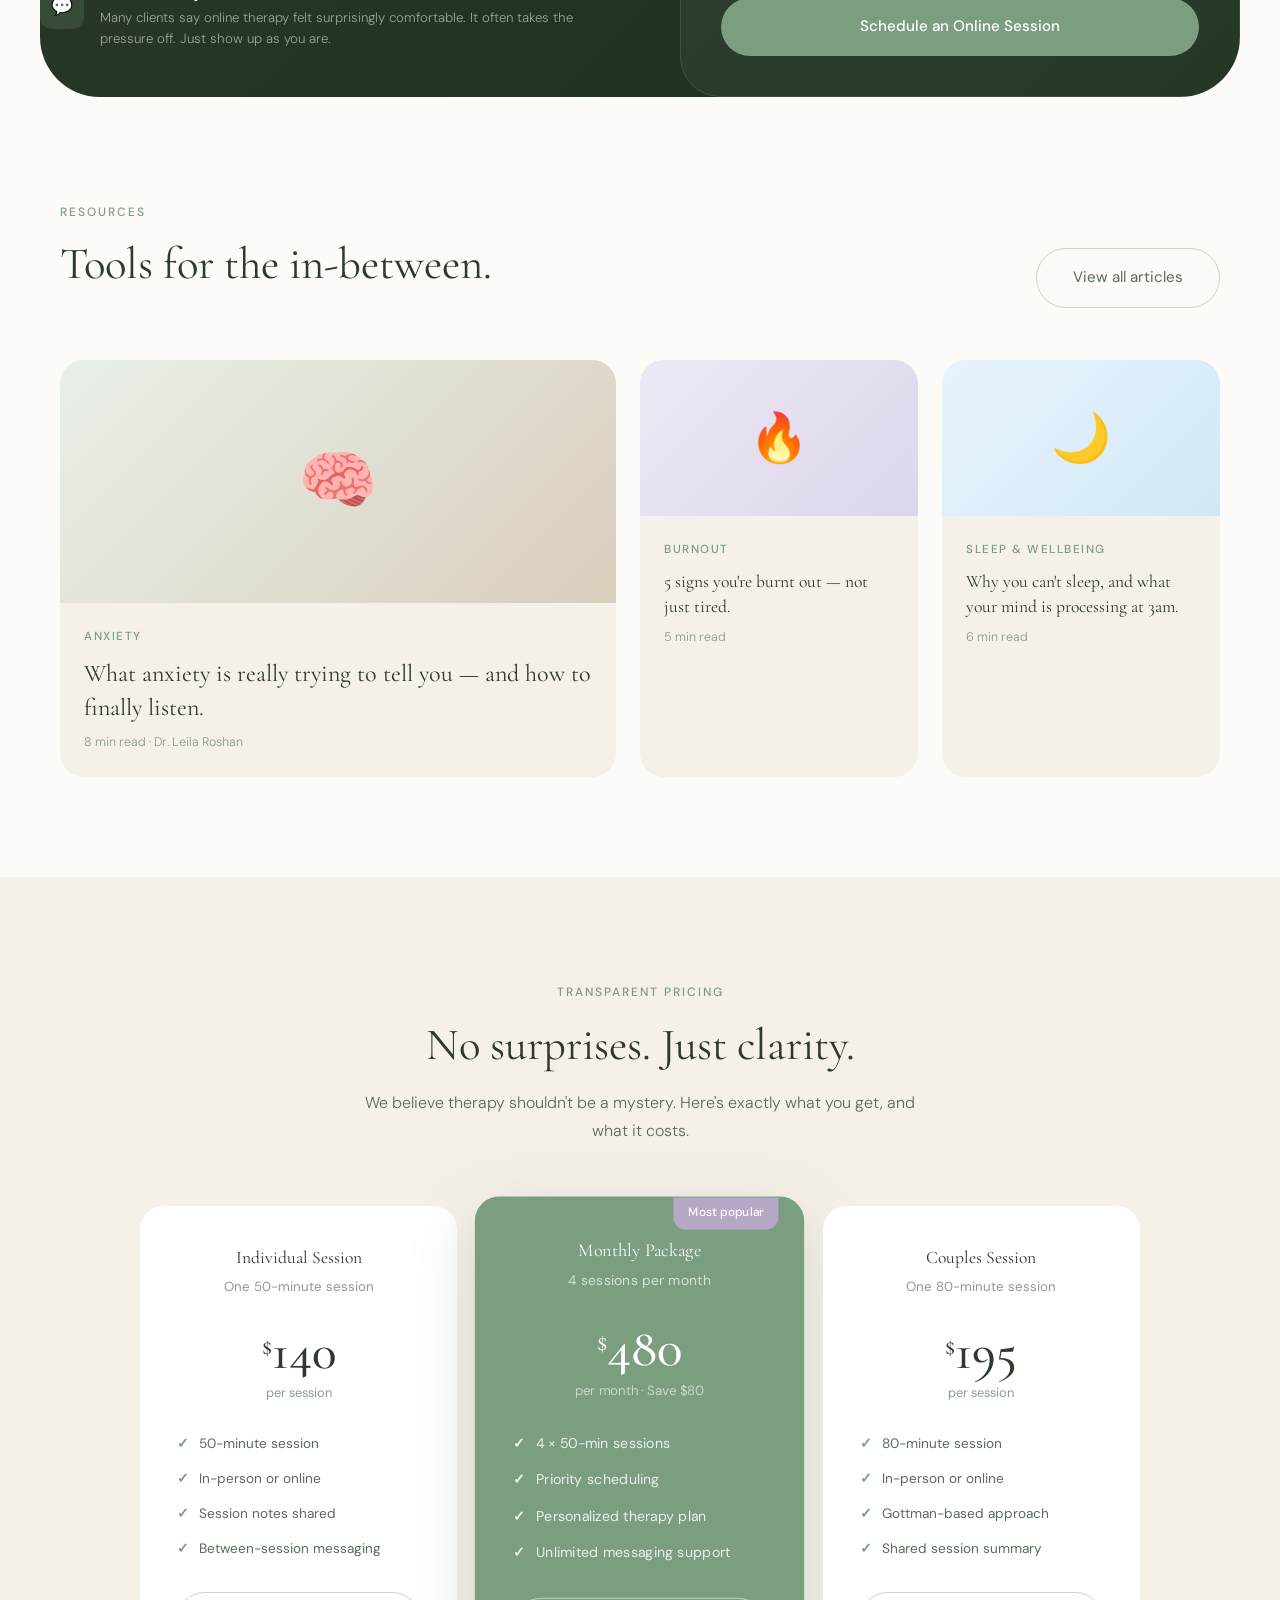
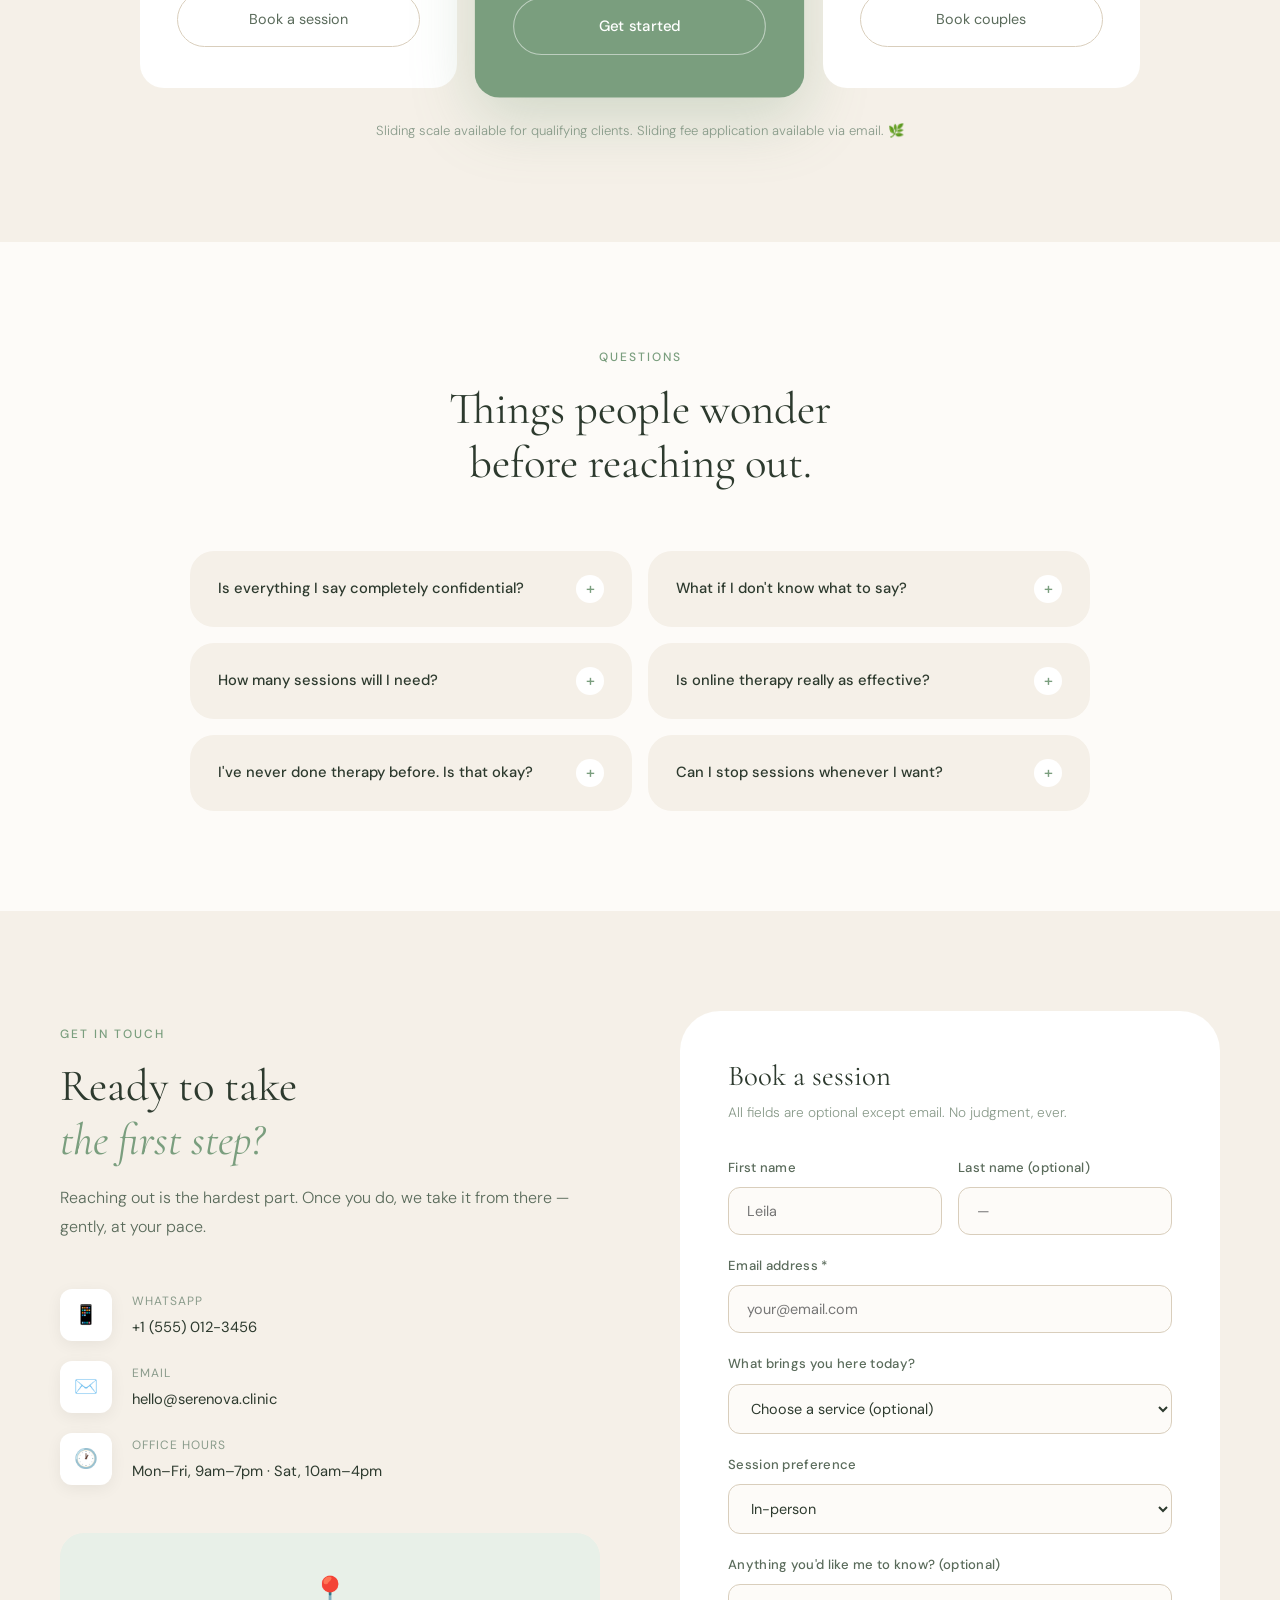
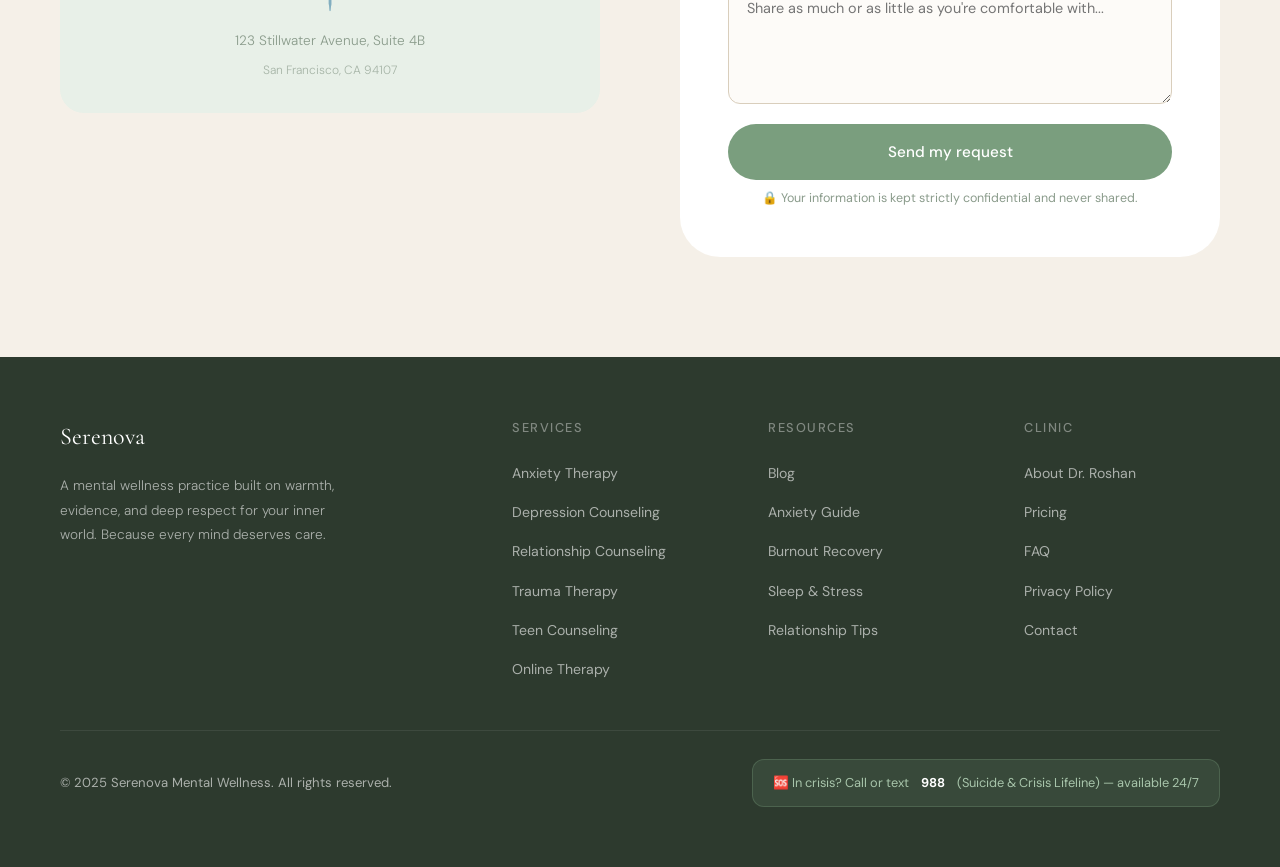
<file: other sample/index.html>
<!DOCTYPE html>
<html lang="en">
<head>
<meta charset="UTF-8">
<meta name="viewport" content="width=device-width, initial-scale=1.0">
<title>Serenova — Mental Wellness & Therapy</title>
<link rel="preconnect" href="https://fonts.googleapis.com">
<link href="https://fonts.googleapis.com/css2?family=Cormorant+Garamond:ital,wght@0,300;0,400;0,500;1,300;1,400&family=DM+Sans:ital,opsz,wght@0,9..40,300;0,9..40,400;0,9..40,500;1,9..40,300&display=swap" rel="stylesheet">
<style>
  :root {
    --sage: #7A9E7E;
    --sage-light: #A8C5AB;
    --sage-pale: #E8F0E8;
    --teal: #4A8B8C;
    --teal-light: #7BB5B6;
    --beige: #F5F0E8;
    --beige-warm: #EDE6D6;
    --beige-deep: #D9CEBC;
    --lavender: #B8A8C8;
    --lavender-pale: #EDE8F5;
    --text-dark: #2D3A2E;
    --text-mid: #5A6B5B;
    --text-light: #8A9B8B;
    --white: #FDFBF8;
    --radius-sm: 12px;
    --radius-md: 24px;
    --radius-lg: 40px;
    --radius-xl: 60px;
  }

  * { margin: 0; padding: 0; box-sizing: border-box; }

  html { scroll-behavior: smooth; }

  body {
    font-family: 'DM Sans', sans-serif;
    background: var(--white);
    color: var(--text-dark);
    overflow-x: hidden;
    line-height: 1.7;
  }

  h1, h2, h3, h4 {
    font-family: 'Cormorant Garamond', serif;
    line-height: 1.2;
    font-weight: 400;
  }

  /* ─── NAV ─────────────────────────────────────────────────── */
  nav {
    position: fixed; top: 0; left: 0; right: 0; z-index: 100;
    padding: 20px 60px;
    display: flex; align-items: center; justify-content: space-between;
    background: rgba(253,251,248,0.85);
    backdrop-filter: blur(20px);
    border-bottom: 1px solid rgba(122,158,126,0.12);
    transition: all 0.3s ease;
  }

  .nav-logo {
    font-family: 'Cormorant Garamond', serif;
    font-size: 1.6rem;
    font-weight: 500;
    color: var(--sage);
    letter-spacing: 0.5px;
    text-decoration: none;
  }

  .nav-logo span { color: var(--text-dark); font-style: italic; }

  .nav-links {
    display: flex; gap: 40px; list-style: none;
  }

  .nav-links a {
    text-decoration: none;
    color: var(--text-mid);
    font-size: 0.9rem;
    font-weight: 400;
    letter-spacing: 0.3px;
    transition: color 0.2s;
  }

  .nav-links a:hover { color: var(--sage); }

  .nav-cta {
    background: var(--sage);
    color: white !important;
    padding: 10px 24px;
    border-radius: 50px;
    font-weight: 500 !important;
    transition: background 0.2s, transform 0.2s !important;
  }

  .nav-cta:hover { background: var(--teal) !important; transform: translateY(-1px); }

  /* ─── HERO ────────────────────────────────────────────────── */
  #hero {
    min-height: 100vh;
    background: var(--beige);
    display: grid;
    grid-template-columns: 1fr 1fr;
    align-items: center;
    padding: 120px 60px 80px;
    position: relative;
    overflow: hidden;
  }

  .hero-bg-circle {
    position: absolute;
    border-radius: 50%;
    pointer-events: none;
  }

  .hero-bg-circle-1 {
    width: 600px; height: 600px;
    background: radial-gradient(circle, rgba(122,158,126,0.12) 0%, transparent 70%);
    top: -100px; right: -100px;
    animation: float1 8s ease-in-out infinite;
  }

  .hero-bg-circle-2 {
    width: 400px; height: 400px;
    background: radial-gradient(circle, rgba(184,168,200,0.15) 0%, transparent 70%);
    bottom: 50px; left: -80px;
    animation: float2 10s ease-in-out infinite;
  }

  @keyframes float1 {
    0%, 100% { transform: translateY(0px) scale(1); }
    50% { transform: translateY(-30px) scale(1.05); }
  }

  @keyframes float2 {
    0%, 100% { transform: translateY(0px); }
    50% { transform: translateY(20px); }
  }

  .hero-content { position: relative; z-index: 2; max-width: 580px; }

  .hero-badge {
    display: inline-flex; align-items: center; gap: 8px;
    background: white;
    border: 1px solid rgba(122,158,126,0.25);
    padding: 8px 18px;
    border-radius: 50px;
    font-size: 0.82rem;
    color: var(--sage);
    font-weight: 500;
    margin-bottom: 32px;
    animation: fadeUp 0.8s ease both;
  }

  .hero-badge-dot {
    width: 6px; height: 6px;
    background: var(--sage);
    border-radius: 50%;
    animation: pulse 2s ease infinite;
  }

  @keyframes pulse {
    0%, 100% { opacity: 1; transform: scale(1); }
    50% { opacity: 0.5; transform: scale(1.4); }
  }

  .hero-title {
    font-size: clamp(2.8rem, 5vw, 4.2rem);
    color: var(--text-dark);
    margin-bottom: 24px;
    animation: fadeUp 0.8s 0.15s ease both;
  }

  .hero-title em {
    font-style: italic;
    color: var(--sage);
  }

  .hero-sub {
    font-size: 1.05rem;
    color: var(--text-mid);
    line-height: 1.8;
    margin-bottom: 44px;
    font-weight: 300;
    animation: fadeUp 0.8s 0.3s ease both;
  }

  .hero-actions {
    display: flex; gap: 16px; flex-wrap: wrap;
    animation: fadeUp 0.8s 0.45s ease both;
  }

  .btn-primary {
    background: var(--sage);
    color: white;
    padding: 16px 36px;
    border-radius: 50px;
    font-size: 0.95rem;
    font-weight: 500;
    text-decoration: none;
    border: none;
    cursor: pointer;
    transition: all 0.25s ease;
    display: inline-block;
    font-family: 'DM Sans', sans-serif;
  }

  .btn-primary:hover {
    background: var(--teal);
    transform: translateY(-2px);
    box-shadow: 0 12px 32px rgba(74,139,140,0.3);
  }

  .btn-secondary {
    background: transparent;
    color: var(--text-mid);
    padding: 16px 36px;
    border-radius: 50px;
    font-size: 0.95rem;
    font-weight: 400;
    text-decoration: none;
    border: 1.5px solid var(--beige-deep);
    cursor: pointer;
    transition: all 0.25s ease;
    display: inline-block;
    font-family: 'DM Sans', sans-serif;
  }

  .btn-secondary:hover {
    border-color: var(--sage-light);
    color: var(--sage);
    background: var(--sage-pale);
    transform: translateY(-2px);
  }

  .hero-trust {
    margin-top: 56px;
    display: flex; gap: 32px; align-items: center;
    animation: fadeUp 0.8s 0.6s ease both;
  }

  .trust-item {
    display: flex; flex-direction: column;
  }

  .trust-num {
    font-family: 'Cormorant Garamond', serif;
    font-size: 2rem;
    color: var(--text-dark);
    font-weight: 500;
  }

  .trust-label {
    font-size: 0.8rem;
    color: var(--text-light);
    font-weight: 300;
  }

  .trust-divider {
    width: 1px; height: 40px;
    background: var(--beige-deep);
  }

  /* Hero Illustration */
  .hero-visual {
    display: flex;
    justify-content: center;
    align-items: center;
    position: relative;
    animation: fadeUp 1s 0.2s ease both;
  }

  .hero-illustration {
    width: 460px; height: 460px;
    position: relative;
  }

  .hero-card-float {
    position: absolute;
    background: white;
    border-radius: var(--radius-md);
    padding: 16px 20px;
    box-shadow: 0 8px 40px rgba(0,0,0,0.07);
    font-size: 0.82rem;
    color: var(--text-mid);
    display: flex; align-items: center; gap: 10px;
  }

  .hero-card-float-1 {
    top: 20px; left: -20px;
    animation: floatCard1 6s ease-in-out infinite;
  }

  .hero-card-float-2 {
    bottom: 60px; right: -30px;
    animation: floatCard2 7s ease-in-out infinite;
  }

  @keyframes floatCard1 {
    0%, 100% { transform: translateY(0); }
    50% { transform: translateY(-12px); }
  }

  @keyframes floatCard2 {
    0%, 100% { transform: translateY(0); }
    50% { transform: translateY(10px); }
  }

  .card-icon-sm {
    width: 32px; height: 32px;
    border-radius: 8px;
    display: flex; align-items: center; justify-content: center;
    font-size: 1rem;
  }

  /* SVG Illustration Area */
  .illustration-main {
    width: 100%; height: 100%;
    border-radius: var(--radius-xl);
    background: linear-gradient(145deg, var(--sage-pale) 0%, var(--lavender-pale) 100%);
    display: flex; align-items: center; justify-content: center;
    overflow: hidden;
    position: relative;
  }

  @keyframes fadeUp {
    from { opacity: 0; transform: translateY(24px); }
    to { opacity: 1; transform: translateY(0); }
  }

  /* ─── SECTION SHARED ──────────────────────────────────────── */
  section { padding: 100px 60px; }

  .section-tag {
    display: inline-block;
    font-size: 0.75rem;
    font-weight: 500;
    text-transform: uppercase;
    letter-spacing: 2px;
    color: var(--sage);
    margin-bottom: 16px;
  }

  .section-title {
    font-size: clamp(2rem, 3.5vw, 2.8rem);
    color: var(--text-dark);
    margin-bottom: 16px;
  }

  .section-sub {
    font-size: 1rem;
    color: var(--text-mid);
    max-width: 560px;
    line-height: 1.8;
    font-weight: 300;
  }

  /* ─── ABOUT ───────────────────────────────────────────────── */
  #about {
    background: var(--white);
    display: grid;
    grid-template-columns: 1fr 1fr;
    gap: 80px;
    align-items: center;
  }

  .about-photo-wrap {
    position: relative;
  }

  .about-photo {
    width: 100%;
    aspect-ratio: 4/5;
    border-radius: var(--radius-lg);
    background: linear-gradient(160deg, var(--beige) 0%, var(--sage-pale) 100%);
    overflow: hidden;
    position: relative;
  }

  .about-photo svg {
    width: 100%; height: 100%;
  }

  .about-badge {
    position: absolute;
    bottom: -20px; right: -20px;
    background: white;
    border-radius: var(--radius-md);
    padding: 20px 24px;
    box-shadow: 0 12px 40px rgba(0,0,0,0.1);
    text-align: center;
    min-width: 140px;
  }

  .about-badge-num {
    font-family: 'Cormorant Garamond', serif;
    font-size: 2.4rem;
    color: var(--sage);
    display: block;
    font-weight: 500;
  }

  .about-badge-text {
    font-size: 0.78rem;
    color: var(--text-light);
    font-weight: 400;
  }

  .about-content h2 { margin-bottom: 20px; }

  .about-bio {
    font-size: 1rem;
    color: var(--text-mid);
    line-height: 1.9;
    font-weight: 300;
    margin-bottom: 32px;
  }

  .about-credentials {
    display: flex; flex-direction: column; gap: 12px;
    margin-bottom: 36px;
  }

  .credential-item {
    display: flex; align-items: center; gap: 12px;
    font-size: 0.88rem;
    color: var(--text-mid);
  }

  .credential-dot {
    width: 8px; height: 8px;
    background: var(--sage-light);
    border-radius: 50%;
    flex-shrink: 0;
  }

  .about-philosophy {
    background: var(--sage-pale);
    border-left: 3px solid var(--sage-light);
    padding: 20px 24px;
    border-radius: 0 var(--radius-sm) var(--radius-sm) 0;
    font-style: italic;
    font-family: 'Cormorant Garamond', serif;
    font-size: 1.15rem;
    color: var(--text-mid);
    line-height: 1.7;
  }

  /* ─── SERVICES ────────────────────────────────────────────── */
  #services {
    background: var(--beige);
  }

  .services-header {
    display: flex;
    justify-content: space-between;
    align-items: flex-end;
    margin-bottom: 60px;
    flex-wrap: wrap;
    gap: 24px;
  }

  .services-grid {
    display: grid;
    grid-template-columns: repeat(3, 1fr);
    gap: 24px;
  }

  .service-card {
    background: white;
    border-radius: var(--radius-md);
    padding: 36px 32px;
    transition: all 0.3s ease;
    cursor: pointer;
    border: 1.5px solid transparent;
    position: relative;
    overflow: hidden;
  }

  .service-card::before {
    content: '';
    position: absolute;
    bottom: 0; left: 0; right: 0;
    height: 3px;
    background: linear-gradient(90deg, var(--sage), var(--teal-light));
    transform: scaleX(0);
    transition: transform 0.3s ease;
    transform-origin: left;
  }

  .service-card:hover {
    transform: translateY(-6px);
    box-shadow: 0 20px 60px rgba(122,158,126,0.15);
    border-color: rgba(122,158,126,0.2);
  }

  .service-card:hover::before { transform: scaleX(1); }

  .service-icon {
    width: 52px; height: 52px;
    border-radius: 14px;
    display: flex; align-items: center; justify-content: center;
    font-size: 1.4rem;
    margin-bottom: 24px;
  }

  .service-card h3 {
    font-size: 1.3rem;
    margin-bottom: 12px;
    color: var(--text-dark);
  }

  .service-desc {
    font-size: 0.88rem;
    color: var(--text-light);
    line-height: 1.7;
    margin-bottom: 20px;
    font-weight: 300;
  }

  .service-meta {
    display: flex; gap: 16px; flex-wrap: wrap;
  }

  .service-tag {
    background: var(--beige);
    color: var(--text-mid);
    padding: 5px 12px;
    border-radius: 50px;
    font-size: 0.75rem;
    font-weight: 400;
  }

  /* ─── HOW IT WORKS ────────────────────────────────────────── */
  #how {
    background: var(--white);
  }

  .how-header { text-align: center; margin-bottom: 72px; }
  .how-header .section-sub { margin: 0 auto; }

  .steps-container {
    display: grid;
    grid-template-columns: repeat(4, 1fr);
    gap: 0;
    position: relative;
  }

  .steps-line {
    position: absolute;
    top: 40px;
    left: calc(12.5% + 20px);
    right: calc(12.5% + 20px);
    height: 1px;
    background: linear-gradient(90deg, var(--sage-light), var(--lavender), var(--teal-light));
    z-index: 0;
  }

  .step {
    text-align: center;
    padding: 0 24px;
    position: relative;
    z-index: 1;
  }

  .step-num-wrap {
    width: 80px; height: 80px;
    border-radius: 50%;
    background: white;
    border: 2px solid var(--beige-deep);
    display: flex; align-items: center; justify-content: center;
    margin: 0 auto 28px;
    position: relative;
    transition: all 0.3s ease;
  }

  .step:hover .step-num-wrap {
    background: var(--sage);
    border-color: var(--sage);
  }

  .step:hover .step-num-wrap .step-icon { filter: brightness(10); }

  .step-icon { font-size: 1.6rem; }

  .step h3 {
    font-size: 1.25rem;
    margin-bottom: 10px;
    color: var(--text-dark);
  }

  .step p {
    font-size: 0.85rem;
    color: var(--text-light);
    line-height: 1.7;
    font-weight: 300;
  }

  /* ─── TESTIMONIALS ────────────────────────────────────────── */
  #testimonials {
    background: var(--beige);
    overflow: hidden;
  }

  .testimonials-header { text-align: center; margin-bottom: 60px; }

  .testimonials-grid {
    display: grid;
    grid-template-columns: repeat(3, 1fr);
    gap: 24px;
  }

  .testimonial-card {
    background: white;
    border-radius: var(--radius-md);
    padding: 36px;
    position: relative;
    transition: transform 0.3s ease;
  }

  .testimonial-card:hover { transform: translateY(-4px); }

  .testimonial-card:nth-child(2) {
    background: var(--sage);
    color: white;
    transform: scale(1.03);
  }

  .testimonial-card:nth-child(2) .t-text,
  .testimonial-card:nth-child(2) .t-name { color: white; }

  .testimonial-card:nth-child(2) .t-role { color: rgba(255,255,255,0.7); }

  .testimonial-card:nth-child(2) .quote-icon { color: rgba(255,255,255,0.3); }

  .quote-icon {
    font-family: 'Cormorant Garamond', serif;
    font-size: 5rem;
    color: var(--beige-deep);
    line-height: 0.6;
    margin-bottom: 16px;
    display: block;
  }

  .t-text {
    font-size: 0.93rem;
    color: var(--text-mid);
    line-height: 1.8;
    font-weight: 300;
    margin-bottom: 28px;
    font-style: italic;
    font-family: 'Cormorant Garamond', serif;
    font-size: 1.05rem;
  }

  .t-footer { display: flex; align-items: center; gap: 14px; }

  .t-avatar {
    width: 44px; height: 44px;
    border-radius: 50%;
    display: flex; align-items: center; justify-content: center;
    font-size: 1rem;
    font-weight: 600;
    color: white;
    flex-shrink: 0;
  }

  .t-name {
    font-size: 0.88rem;
    font-weight: 500;
    color: var(--text-dark);
  }

  .t-role {
    font-size: 0.78rem;
    color: var(--text-light);
  }

  .t-stars { color: #E8B84B; font-size: 0.75rem; margin-bottom: 2px; }

  /* ─── TELEHEALTH ──────────────────────────────────────────── */
  #telehealth {
    background: linear-gradient(135deg, var(--text-dark) 0%, #1a2e1b 100%);
    color: white;
    display: grid;
    grid-template-columns: 1fr 1fr;
    gap: 80px;
    align-items: center;
    border-radius: var(--radius-xl);
    margin: 0 40px;
    padding: 80px;
  }

  #telehealth .section-tag { color: var(--sage-light); }
  #telehealth .section-title { color: white; }
  #telehealth .section-sub { color: rgba(255,255,255,0.6); }

  .telehealth-features {
    display: flex; flex-direction: column; gap: 20px;
    margin-top: 36px;
  }

  .tele-feature {
    display: flex; align-items: flex-start; gap: 16px;
  }

  .tele-icon {
    width: 44px; height: 44px;
    background: rgba(122,158,126,0.2);
    border-radius: 12px;
    display: flex; align-items: center; justify-content: center;
    font-size: 1.1rem;
    flex-shrink: 0;
  }

  .tele-feature h4 {
    font-family: 'DM Sans', sans-serif;
    font-weight: 500;
    font-size: 0.92rem;
    color: white;
    margin-bottom: 4px;
  }

  .tele-feature p {
    font-size: 0.83rem;
    color: rgba(255,255,255,0.55);
    font-weight: 300;
    line-height: 1.6;
  }

  .telehealth-visual {
    background: rgba(255,255,255,0.05);
    border-radius: var(--radius-lg);
    padding: 40px;
    border: 1px solid rgba(255,255,255,0.1);
    display: flex; flex-direction: column; gap: 20px;
  }

  .video-mock {
    background: rgba(255,255,255,0.08);
    border-radius: var(--radius-md);
    aspect-ratio: 16/9;
    display: flex; align-items: center; justify-content: center;
    position: relative;
    overflow: hidden;
  }

  .video-pulse {
    width: 60px; height: 60px;
    background: var(--sage);
    border-radius: 50%;
    display: flex; align-items: center; justify-content: center;
    font-size: 1.4rem;
    animation: videoPulse 3s ease-in-out infinite;
  }

  @keyframes videoPulse {
    0%, 100% { box-shadow: 0 0 0 0 rgba(122,158,126,0.4); }
    50% { box-shadow: 0 0 0 20px rgba(122,158,126,0); }
  }

  .privacy-pills {
    display: flex; gap: 10px; flex-wrap: wrap;
  }

  .privacy-pill {
    background: rgba(122,158,126,0.15);
    border: 1px solid rgba(122,158,126,0.3);
    color: var(--sage-light);
    padding: 6px 14px;
    border-radius: 50px;
    font-size: 0.78rem;
  }

  /* ─── BLOG ────────────────────────────────────────────────── */
  #blog {
    background: var(--white);
    padding: 100px 60px;
  }

  .blog-header {
    display: flex; justify-content: space-between; align-items: flex-end;
    margin-bottom: 52px;
    flex-wrap: wrap; gap: 20px;
  }

  .blog-grid {
    display: grid;
    grid-template-columns: 2fr 1fr 1fr;
    gap: 24px;
  }

  .blog-card {
    border-radius: var(--radius-md);
    overflow: hidden;
    background: var(--beige);
    cursor: pointer;
    transition: transform 0.3s ease;
  }

  .blog-card:hover { transform: translateY(-4px); }

  .blog-thumb {
    aspect-ratio: 16/9;
    display: flex; align-items: center; justify-content: center;
    font-size: 3rem;
    position: relative;
    overflow: hidden;
  }

  .blog-card:first-child .blog-thumb { aspect-ratio: 16/7; }

  .blog-body { padding: 24px; }

  .blog-cat {
    font-size: 0.73rem;
    text-transform: uppercase;
    letter-spacing: 1.5px;
    color: var(--sage);
    font-weight: 500;
    margin-bottom: 10px;
  }

  .blog-title {
    font-size: 1.1rem;
    font-family: 'Cormorant Garamond', serif;
    color: var(--text-dark);
    line-height: 1.4;
    margin-bottom: 8px;
  }

  .blog-card:first-child .blog-title { font-size: 1.5rem; }

  .blog-meta {
    font-size: 0.78rem;
    color: var(--text-light);
    font-weight: 300;
  }

  /* ─── PRICING ─────────────────────────────────────────────── */
  #pricing {
    background: var(--beige);
  }

  .pricing-header { text-align: center; margin-bottom: 60px; }

  .pricing-grid {
    display: grid;
    grid-template-columns: repeat(3, 1fr);
    gap: 24px;
    max-width: 1000px;
    margin: 0 auto;
  }

  .pricing-card {
    background: white;
    border-radius: var(--radius-md);
    padding: 40px 36px;
    text-align: center;
    border: 1.5px solid transparent;
    transition: all 0.3s ease;
    position: relative;
    overflow: hidden;
  }

  .pricing-card.featured {
    background: var(--sage);
    color: white;
    transform: scale(1.04);
    box-shadow: 0 20px 60px rgba(122,158,126,0.3);
  }

  .pricing-card:not(.featured):hover {
    border-color: var(--sage-light);
    transform: translateY(-4px);
    box-shadow: 0 12px 40px rgba(0,0,0,0.08);
  }

  .price-badge {
    position: absolute;
    top: -1px; right: 24px;
    background: var(--lavender);
    color: white;
    font-size: 0.72rem;
    font-weight: 500;
    padding: 6px 14px;
    border-radius: 0 0 12px 12px;
  }

  .pricing-card h3 {
    font-size: 1.1rem;
    margin-bottom: 8px;
  }

  .pricing-card.featured h3 { color: white; }

  .pricing-card .sub {
    font-size: 0.83rem;
    color: var(--text-light);
    margin-bottom: 28px;
  }

  .pricing-card.featured .sub { color: rgba(255,255,255,0.7); }

  .price {
    font-family: 'Cormorant Garamond', serif;
    font-size: 3.2rem;
    color: var(--text-dark);
    font-weight: 500;
    line-height: 1;
    margin-bottom: 4px;
  }

  .pricing-card.featured .price { color: white; }

  .price sup {
    font-size: 1.5rem;
    vertical-align: top;
    margin-top: 8px;
    display: inline-block;
  }

  .price-period {
    font-size: 0.8rem;
    color: var(--text-light);
    margin-bottom: 28px;
  }

  .pricing-card.featured .price-period { color: rgba(255,255,255,0.6); }

  .pricing-features {
    list-style: none;
    display: flex; flex-direction: column; gap: 12px;
    margin-bottom: 32px;
    text-align: left;
  }

  .pricing-features li {
    font-size: 0.85rem;
    color: var(--text-mid);
    display: flex; align-items: center; gap: 10px;
  }

  .pricing-card.featured .pricing-features li { color: rgba(255,255,255,0.85); }

  .pricing-features li::before {
    content: '✓';
    color: var(--sage);
    font-weight: 600;
    flex-shrink: 0;
  }

  .pricing-card.featured .pricing-features li::before { color: rgba(255,255,255,0.9); }

  .btn-outline-white {
    display: block;
    border: 1.5px solid rgba(255,255,255,0.5);
    color: white;
    padding: 14px 28px;
    border-radius: 50px;
    font-size: 0.9rem;
    font-weight: 500;
    text-decoration: none;
    transition: all 0.2s;
    text-align: center;
    cursor: pointer;
    background: transparent;
    font-family: 'DM Sans', sans-serif;
  }

  .btn-outline-white:hover {
    background: white;
    color: var(--sage);
  }

  .btn-outline-sage {
    display: block;
    border: 1.5px solid var(--beige-deep);
    color: var(--text-mid);
    padding: 14px 28px;
    border-radius: 50px;
    font-size: 0.9rem;
    font-weight: 400;
    text-decoration: none;
    transition: all 0.2s;
    text-align: center;
    cursor: pointer;
    background: transparent;
    font-family: 'DM Sans', sans-serif;
  }

  .btn-outline-sage:hover {
    border-color: var(--sage);
    color: var(--sage);
  }

  /* ─── FAQ ─────────────────────────────────────────────────── */
  #faq { background: var(--white); }

  .faq-header { text-align: center; margin-bottom: 60px; }

  .faq-grid {
    display: grid;
    grid-template-columns: 1fr 1fr;
    gap: 16px;
    max-width: 900px;
    margin: 0 auto;
  }

  .faq-item {
    background: var(--beige);
    border-radius: var(--radius-md);
    overflow: hidden;
    cursor: pointer;
    transition: all 0.3s ease;
  }

  .faq-item:hover { box-shadow: 0 4px 20px rgba(0,0,0,0.06); }

  .faq-question {
    padding: 24px 28px;
    font-size: 0.92rem;
    font-weight: 500;
    color: var(--text-dark);
    display: flex;
    justify-content: space-between;
    align-items: center;
    gap: 16px;
  }

  .faq-toggle {
    width: 28px; height: 28px;
    background: white;
    border-radius: 50%;
    display: flex; align-items: center; justify-content: center;
    font-size: 1rem;
    color: var(--sage);
    flex-shrink: 0;
    transition: transform 0.3s;
  }

  .faq-item.open .faq-toggle { transform: rotate(45deg); }

  .faq-answer {
    max-height: 0;
    overflow: hidden;
    transition: max-height 0.4s ease, padding 0.3s ease;
    padding: 0 28px;
  }

  .faq-item.open .faq-answer {
    max-height: 200px;
    padding: 0 28px 24px;
  }

  .faq-answer p {
    font-size: 0.85rem;
    color: var(--text-mid);
    line-height: 1.8;
    font-weight: 300;
  }

  /* ─── CONTACT ─────────────────────────────────────────────── */
  #contact {
    background: var(--beige);
    display: grid;
    grid-template-columns: 1fr 1fr;
    gap: 80px;
    align-items: start;
  }

  .contact-form {
    background: white;
    border-radius: var(--radius-lg);
    padding: 48px;
  }

  .form-row {
    display: grid;
    grid-template-columns: 1fr 1fr;
    gap: 16px;
  }

  .form-group {
    display: flex; flex-direction: column; gap: 8px;
    margin-bottom: 20px;
  }

  .form-group label {
    font-size: 0.82rem;
    font-weight: 500;
    color: var(--text-mid);
    letter-spacing: 0.3px;
  }

  .form-group input,
  .form-group select,
  .form-group textarea {
    padding: 14px 18px;
    border: 1.5px solid var(--beige-deep);
    border-radius: var(--radius-sm);
    font-size: 0.9rem;
    color: var(--text-dark);
    background: var(--white);
    font-family: 'DM Sans', sans-serif;
    transition: border-color 0.2s;
    outline: none;
    width: 100%;
  }

  .form-group input:focus,
  .form-group select:focus,
  .form-group textarea:focus {
    border-color: var(--sage-light);
    background: var(--sage-pale);
  }

  .form-group textarea { height: 120px; resize: vertical; }

  .form-note {
    font-size: 0.78rem;
    color: var(--text-light);
    text-align: center;
    margin-top: 8px;
    display: flex; align-items: center; justify-content: center; gap: 6px;
  }

  .contact-info { padding-top: 8px; }

  .contact-info h2 { margin-bottom: 16px; }
  .contact-info .section-sub { margin-bottom: 48px; }

  .contact-methods {
    display: flex; flex-direction: column; gap: 20px;
    margin-bottom: 48px;
  }

  .contact-method {
    display: flex; align-items: center; gap: 20px;
  }

  .contact-icon {
    width: 52px; height: 52px;
    background: white;
    border-radius: var(--radius-sm);
    display: flex; align-items: center; justify-content: center;
    font-size: 1.2rem;
    box-shadow: 0 4px 16px rgba(0,0,0,0.06);
    flex-shrink: 0;
  }

  .contact-method-text label {
    font-size: 0.75rem;
    color: var(--text-light);
    display: block;
    margin-bottom: 2px;
    text-transform: uppercase;
    letter-spacing: 1px;
  }

  .contact-method-text a,
  .contact-method-text span {
    font-size: 0.92rem;
    color: var(--text-dark);
    text-decoration: none;
    font-weight: 400;
  }

  .map-placeholder {
    background: white;
    border-radius: var(--radius-md);
    height: 180px;
    display: flex; align-items: center; justify-content: center;
    overflow: hidden;
    position: relative;
  }

  .map-inner {
    width: 100%; height: 100%;
    background: var(--sage-pale);
    display: flex; align-items: center; justify-content: center;
    flex-direction: column; gap: 8px;
    color: var(--text-light);
    font-size: 0.85rem;
    font-weight: 300;
  }

  .map-pin { font-size: 2rem; }

  /* ─── FOOTER ──────────────────────────────────────────────── */
  footer {
    background: var(--text-dark);
    color: rgba(255,255,255,0.6);
    padding: 60px;
  }

  .footer-top {
    display: grid;
    grid-template-columns: 2fr 1fr 1fr 1fr;
    gap: 60px;
    margin-bottom: 48px;
  }

  .footer-brand p {
    font-size: 0.85rem;
    line-height: 1.8;
    font-weight: 300;
    margin-top: 16px;
    max-width: 300px;
  }

  .footer-logo {
    font-family: 'Cormorant Garamond', serif;
    font-size: 1.5rem;
    color: white;
    font-weight: 400;
  }

  .footer-col h5 {
    font-family: 'DM Sans', sans-serif;
    font-size: 0.8rem;
    text-transform: uppercase;
    letter-spacing: 1.5px;
    color: rgba(255,255,255,0.4);
    font-weight: 500;
    margin-bottom: 20px;
  }

  .footer-col ul { list-style: none; display: flex; flex-direction: column; gap: 12px; }

  .footer-col ul a {
    color: rgba(255,255,255,0.6);
    text-decoration: none;
    font-size: 0.88rem;
    transition: color 0.2s;
  }

  .footer-col ul a:hover { color: var(--sage-light); }

  .footer-bottom {
    border-top: 1px solid rgba(255,255,255,0.08);
    padding-top: 28px;
    display: flex;
    justify-content: space-between;
    align-items: center;
    flex-wrap: wrap;
    gap: 16px;
  }

  .footer-bottom p { font-size: 0.82rem; }

  .footer-crisis {
    background: rgba(122,158,126,0.15);
    border: 1px solid rgba(122,158,126,0.3);
    padding: 12px 20px;
    border-radius: var(--radius-sm);
    font-size: 0.8rem;
    color: var(--sage-light);
    display: flex; align-items: center; gap: 8px;
  }

  /* ─── ANIMATIONS ──────────────────────────────────────────── */
  .reveal {
    opacity: 0;
    transform: translateY(30px);
    transition: opacity 0.7s ease, transform 0.7s ease;
  }

  .reveal.visible {
    opacity: 1;
    transform: none;
  }

  /* ─── RESPONSIVE ──────────────────────────────────────────── */
  @media (max-width: 1024px) {
    nav { padding: 16px 32px; }
    section { padding: 80px 32px; }
    #hero { grid-template-columns: 1fr; padding: 120px 32px 60px; }
    .hero-visual { display: none; }
    #about { grid-template-columns: 1fr; }
    .services-grid { grid-template-columns: repeat(2, 1fr); }
    .steps-container { grid-template-columns: repeat(2, 1fr); }
    .steps-line { display: none; }
    .testimonials-grid { grid-template-columns: 1fr; }
    #telehealth { grid-template-columns: 1fr; margin: 0 20px; padding: 60px 40px; }
    .blog-grid { grid-template-columns: 1fr; }
    .pricing-grid { grid-template-columns: 1fr; }
    .pricing-card.featured { transform: none; }
    .faq-grid { grid-template-columns: 1fr; }
    #contact { grid-template-columns: 1fr; }
    .footer-top { grid-template-columns: 1fr 1fr; }
  }

  @media (max-width: 640px) {
    nav { padding: 14px 20px; }
    .nav-links { display: none; }
    section { padding: 60px 20px; }
    #hero { padding: 100px 20px 48px; }
    .services-grid { grid-template-columns: 1fr; }
    .steps-container { grid-template-columns: 1fr; }
    .form-row { grid-template-columns: 1fr; }
    .footer-top { grid-template-columns: 1fr; }
    #telehealth { margin: 0 16px; padding: 48px 28px; }
    .contact-form { padding: 28px 24px; }
  }
</style>
</head>
<body>

<!-- NAV -->
<nav>
  <a href="#" class="nav-logo">Seren<span>ova</span></a>
  <ul class="nav-links">
    <li><a href="#about">About</a></li>
    <li><a href="#services">Services</a></li>
    <li><a href="#how">How it works</a></li>
    <li><a href="#pricing">Pricing</a></li>
    <li><a href="#contact" class="nav-cta">Book a session</a></li>
  </ul>
</nav>

<!-- HERO -->
<section id="hero">
  <div class="hero-bg-circle hero-bg-circle-1"></div>
  <div class="hero-bg-circle hero-bg-circle-2"></div>

  <div class="hero-content">
    <div class="hero-badge">
      <div class="hero-badge-dot"></div>
      Accepting new clients
    </div>
    <h1 class="hero-title">
      You don't have to<br>carry this <em>alone.</em>
    </h1>
    <p class="hero-sub">
      Therapy is a place where you can finally exhale. Whether you're navigating anxiety, burnout, grief, or simply feeling stuck — we're here to help you find your way back to yourself.
    </p>
    <div class="hero-actions">
      <a href="#contact" class="btn-primary">Book a Session</a>
      <a href="#contact" class="btn-secondary">Free 10-min Consultation</a>
    </div>
    <div class="hero-trust">
      <div class="trust-item">
        <span class="trust-num">500+</span>
        <span class="trust-label">Clients supported</span>
      </div>
      <div class="trust-divider"></div>
      <div class="trust-item">
        <span class="trust-num">8 yrs</span>
        <span class="trust-label">Clinical experience</span>
      </div>
      <div class="trust-divider"></div>
      <div class="trust-item">
        <span class="trust-num">98%</span>
        <span class="trust-label">Feel heard in session 1</span>
      </div>
    </div>
  </div>

  <div class="hero-visual">
    <div class="hero-illustration">
      <div class="illustration-main">
        <svg viewBox="0 0 400 400" xmlns="http://www.w3.org/2000/svg" style="width:85%;height:85%">
          <!-- Background organic shapes -->
          <ellipse cx="200" cy="380" rx="160" ry="30" fill="rgba(122,158,126,0.1)"/>
          <!-- Sunlight rays -->
          <circle cx="200" cy="80" r="60" fill="rgba(255,220,150,0.2)"/>
          <circle cx="200" cy="80" r="40" fill="rgba(255,220,150,0.25)"/>
          <circle cx="200" cy="80" r="24" fill="rgba(255,220,150,0.4)"/>
          <!-- Plant left -->
          <path d="M80 370 Q75 300 90 260 Q100 230 95 200" stroke="#7A9E7E" stroke-width="3" fill="none" stroke-linecap="round"/>
          <ellipse cx="85" cy="230" rx="20" ry="30" fill="rgba(122,158,126,0.5)" transform="rotate(-20 85 230)"/>
          <ellipse cx="105" cy="215" rx="18" ry="28" fill="rgba(122,158,126,0.6)" transform="rotate(15 105 215)"/>
          <ellipse cx="72" cy="248" rx="16" ry="24" fill="rgba(168,197,171,0.7)" transform="rotate(-35 72 248)"/>
          <!-- Plant right -->
          <path d="M320 370 Q325 310 310 270 Q300 240 308 210" stroke="#7A9E7E" stroke-width="2.5" fill="none" stroke-linecap="round"/>
          <ellipse cx="320" cy="245" rx="18" ry="26" fill="rgba(122,158,126,0.45)" transform="rotate(25 320 245)"/>
          <ellipse cx="300" cy="228" rx="15" ry="22" fill="rgba(168,197,171,0.6)" transform="rotate(-15 300 228)"/>
          <!-- Person sitting figure (abstract) -->
          <circle cx="200" cy="170" r="32" fill="rgba(45,58,46,0.12)"/>
          <!-- Body -->
          <path d="M175 200 Q165 240 168 290 L178 290 Q178 250 200 242 Q222 250 222 290 L232 290 Q235 240 225 200 Z" fill="rgba(45,58,46,0.15)"/>
          <!-- Arms -->
          <path d="M178 220 Q155 235 148 260" stroke="rgba(45,58,46,0.2)" stroke-width="10" fill="none" stroke-linecap="round"/>
          <path d="M222 220 Q245 235 252 260" stroke="rgba(45,58,46,0.2)" stroke-width="10" fill="none" stroke-linecap="round"/>
          <!-- Floating hearts/sparkles -->
          <text x="260" y="160" font-size="14" fill="rgba(184,168,200,0.7)">✦</text>
          <text x="130" y="155" font-size="10" fill="rgba(122,158,126,0.6)">✦</text>
          <text x="290" y="200" font-size="8" fill="rgba(184,168,200,0.5)">◦</text>
          <text x="115" y="195" font-size="8" fill="rgba(122,158,126,0.4)">◦</text>
          <!-- Ground/seat -->
          <ellipse cx="200" cy="292" rx="50" ry="10" fill="rgba(122,158,126,0.2)"/>
          <!-- Small decorative flowers -->
          <circle cx="150" cy="350" r="5" fill="rgba(184,168,200,0.5)"/>
          <circle cx="155" cy="342" r="3" fill="rgba(184,168,200,0.4)"/>
          <circle cx="145" cy="344" r="3" fill="rgba(168,197,171,0.5)"/>
          <circle cx="250" cy="345" r="5" fill="rgba(184,168,200,0.4)"/>
          <circle cx="256" cy="338" r="3" fill="rgba(184,168,200,0.35)"/>
        </svg>
      </div>

      <div class="hero-card-float hero-card-float-1">
        <div class="card-icon-sm" style="background:var(--sage-pale)">🌿</div>
        <div>
          <div style="font-weight:500;color:var(--text-dark);font-size:0.82rem">Confidential & safe</div>
          <div style="color:var(--text-light);font-size:0.75rem">Your privacy is protected</div>
        </div>
      </div>

      <div class="hero-card-float hero-card-float-2">
        <div class="card-icon-sm" style="background:var(--lavender-pale)">💜</div>
        <div>
          <div style="font-weight:500;color:var(--text-dark);font-size:0.82rem">Online or in-person</div>
          <div style="color:var(--text-light);font-size:0.75rem">Sessions from anywhere</div>
        </div>
      </div>
    </div>
  </div>
</section>

<!-- ABOUT -->
<section id="about">
  <div class="about-photo-wrap reveal">
    <div class="about-photo">
      <svg viewBox="0 0 400 500" xmlns="http://www.w3.org/2000/svg" style="width:100%;height:100%">
        <!-- Warm background -->
        <rect width="400" height="500" fill="url(#aboutGrad)"/>
        <defs>
          <linearGradient id="aboutGrad" x1="0%" y1="0%" x2="100%" y2="100%">
            <stop offset="0%" style="stop-color:#E8F0E8"/>
            <stop offset="100%" style="stop-color:#EDE8F5"/>
          </linearGradient>
        </defs>
        <!-- Decorative circles -->
        <circle cx="350" cy="80" r="80" fill="rgba(122,158,126,0.12)"/>
        <circle cx="50" cy="420" r="60" fill="rgba(184,168,200,0.15)"/>
        <!-- Person figure (friendly therapist abstract) -->
        <!-- Body -->
        <ellipse cx="200" cy="470" rx="80" ry="30" fill="rgba(45,58,46,0.08)"/>
        <rect x="148" y="270" width="104" height="180" rx="30" fill="rgba(74,139,140,0.2)"/>
        <!-- Head -->
        <circle cx="200" cy="210" r="60" fill="rgba(210,190,170,0.5)"/>
        <!-- Hair -->
        <ellipse cx="200" cy="165" rx="62" ry="30" fill="rgba(90,70,50,0.3)"/>
        <!-- Smile face suggestion -->
        <circle cx="183" cy="210" r="5" fill="rgba(90,70,50,0.3)"/>
        <circle cx="217" cy="210" r="5" fill="rgba(90,70,50,0.3)"/>
        <path d="M188 228 Q200 240 212 228" stroke="rgba(90,70,50,0.35)" stroke-width="3" fill="none" stroke-linecap="round"/>
        <!-- Arms -->
        <path d="M148 300 Q120 320 125 360" stroke="rgba(210,190,170,0.5)" stroke-width="22" fill="none" stroke-linecap="round"/>
        <path d="M252 300 Q280 320 275 360" stroke="rgba(210,190,170,0.5)" stroke-width="22" fill="none" stroke-linecap="round"/>
        <!-- Plant decoration -->
        <path d="M60 380 Q55 340 70 310" stroke="#7A9E7E" stroke-width="2.5" fill="none" stroke-linecap="round"/>
        <ellipse cx="60" cy="325" rx="16" ry="22" fill="rgba(122,158,126,0.45)" transform="rotate(-20 60 325)"/>
        <ellipse cx="75" cy="312" rx="14" ry="19" fill="rgba(168,197,171,0.55)" transform="rotate(20 75 312)"/>
        <!-- Text at bottom area -->
        <rect x="60" y="420" width="280" height="60" rx="16" fill="rgba(255,255,255,0.6)"/>
        <rect x="80" y="432" width="120" height="10" rx="5" fill="rgba(122,158,126,0.4)"/>
        <rect x="80" y="450" width="180" height="8" rx="4" fill="rgba(90,107,91,0.2)"/>
      </svg>
    </div>
    <div class="about-badge">
      <span class="about-badge-num">8+</span>
      <span class="about-badge-text">Years of practice</span>
    </div>
  </div>

  <div class="about-content reveal">
    <div class="section-tag">Your therapist</div>
    <h2 class="section-title">Dr. Leila Roshan,<br><em style="color:var(--sage)">Psy.D.</em></h2>
    <p class="about-bio">
      I became a therapist because I believe everyone deserves a space where they feel completely understood — without judgment, without rushing, without pretense. My practice is built on one simple truth: healing happens when you finally feel safe enough to be real.
    </p>
    <p class="about-bio" style="margin-top: -16px;">
      I work with young adults, professionals, and couples navigating life's harder chapters. Together, we move at a pace that feels right for you.
    </p>

    <div class="about-credentials">
      <div class="credential-item">
        <div class="credential-dot"></div>
        Doctorate in Clinical Psychology — University of Tehran & UC Berkeley
      </div>
      <div class="credential-item">
        <div class="credential-dot"></div>
        Certified in Cognitive Behavioral Therapy (CBT) & EMDR
      </div>
      <div class="credential-item">
        <div class="credential-dot"></div>
        Gottman Level 2 Couples Therapist
      </div>
      <div class="credential-item">
        <div class="credential-dot"></div>
        Licensed Psychologist — State License #PSY28441
      </div>
    </div>

    <blockquote class="about-philosophy">
      "Therapy isn't about fixing what's broken. It's about remembering that you were never broken to begin with."
    </blockquote>
  </div>
</section>

<!-- SERVICES -->
<section id="services">
  <div class="services-header reveal">
    <div>
      <div class="section-tag">What we offer</div>
      <h2 class="section-title">Wherever you are,<br>we meet you there.</h2>
    </div>
    <p class="section-sub" style="max-width:380px">
      Therapy looks different for everyone. Choose the support that fits your life right now.
    </p>
  </div>

  <div class="services-grid">
    <div class="service-card reveal">
      <div class="service-icon" style="background:#E8F0E8">🌬️</div>
      <h3>Anxiety & Stress Therapy</h3>
      <p class="service-desc">Learn to quiet the mental noise, break patterns of worry, and rebuild a sense of calm in your daily life.</p>
      <div class="service-meta">
        <span class="service-tag">50 min sessions</span>
        <span class="service-tag">For adults 18+</span>
      </div>
    </div>

    <div class="service-card reveal">
      <div class="service-icon" style="background:#EDE8F5">🌑</div>
      <h3>Depression Counseling</h3>
      <p class="service-desc">A gentle, evidence-based approach to help you reconnect with energy, meaning, and hope — one step at a time.</p>
      <div class="service-meta">
        <span class="service-tag">50 min sessions</span>
        <span class="service-tag">Young adults</span>
      </div>
    </div>

    <div class="service-card reveal">
      <div class="service-icon" style="background:#FFF3E8">🤝</div>
      <h3>Relationship Counseling</h3>
      <p class="service-desc">Build deeper connection, navigate conflict with care, and find your way back to each other — as individuals and as a pair.</p>
      <div class="service-meta">
        <span class="service-tag">80 min sessions</span>
        <span class="service-tag">Couples</span>
      </div>
    </div>

    <div class="service-card reveal">
      <div class="service-icon" style="background:#FFF0F0">🩹</div>
      <h3>Trauma Therapy</h3>
      <p class="service-desc">Using EMDR and trauma-informed care, we work through past experiences at a pace that honors your body and mind.</p>
      <div class="service-meta">
        <span class="service-tag">60 min sessions</span>
        <span class="service-tag">All ages</span>
      </div>
    </div>

    <div class="service-card reveal">
      <div class="service-icon" style="background:#E8F4FF">🌱</div>
      <h3>Teen Counseling</h3>
      <p class="service-desc">A judgment-free space for teenagers to explore identity, stress, and emotional health during one of life's biggest transitions.</p>
      <div class="service-meta">
        <span class="service-tag">50 min sessions</span>
        <span class="service-tag">Ages 13–18</span>
      </div>
    </div>

    <div class="service-card reveal">
      <div class="service-icon" style="background:#E8F0E8">💻</div>
      <h3>Online Therapy</h3>
      <p class="service-desc">The same warmth and effectiveness as in-person — from the comfort of your home, wherever in the world you are.</p>
      <div class="service-meta">
        <span class="service-tag">50 min sessions</span>
        <span class="service-tag">Global access</span>
      </div>
    </div>
  </div>
</section>

<!-- HOW IT WORKS -->
<section id="how">
  <div class="how-header reveal">
    <div class="section-tag">The process</div>
    <h2 class="section-title">Simple, gentle, and guided by you.</h2>
    <p class="section-sub">Four steps is all it takes to begin. No complicated forms, no waiting rooms.</p>
  </div>

  <div class="steps-container">
    <div class="steps-line"></div>

    <div class="step reveal">
      <div class="step-num-wrap">
        <span class="step-icon">📅</span>
      </div>
      <h3>1. Book</h3>
      <p>Choose a time that works for you — online or in-person. It takes less than 2 minutes.</p>
    </div>

    <div class="step reveal">
      <div class="step-num-wrap">
        <span class="step-icon">☕</span>
      </div>
      <h3>2. First Conversation</h3>
      <p>A free, relaxed 10-minute call. No pressure. Just a chance to see if we're a good fit.</p>
    </div>

    <div class="step reveal">
      <div class="step-num-wrap">
        <span class="step-icon">🗺️</span>
      </div>
      <h3>3. Your Plan</h3>
      <p>Together, we create a therapy approach designed around your specific goals and pace.</p>
    </div>

    <div class="step reveal">
      <div class="step-num-wrap">
        <span class="step-icon">🌿</span>
      </div>
      <h3>4. Ongoing Support</h3>
      <p>Regular sessions with check-ins between. You're never navigating this alone.</p>
    </div>
  </div>
</section>

<!-- TESTIMONIALS -->
<section id="testimonials">
  <div class="testimonials-header reveal">
    <div class="section-tag">Client stories</div>
    <h2 class="section-title">Words from those<br>who've been where you are.</h2>
  </div>

  <div class="testimonials-grid">
    <div class="testimonial-card reveal">
      <span class="quote-icon">"</span>
      <p class="t-text">I spent years thinking anxiety was just my personality. After three months with Dr. Roshan, I finally know what calm feels like. I didn't think that was possible for me.</p>
      <div class="t-footer">
        <div class="t-avatar" style="background:var(--sage-light)">S</div>
        <div>
          <div class="t-stars">★★★★★</div>
          <div class="t-name">Sara M.</div>
          <div class="t-role">Marketing Manager, 31</div>
        </div>
      </div>
    </div>

    <div class="testimonial-card reveal">
      <span class="quote-icon">"</span>
      <p class="t-text">We came in barely speaking to each other. Now we have conversations we haven't had in years. The sessions gave us tools we actually use every day.</p>
      <div class="t-footer">
        <div class="t-avatar" style="background:rgba(255,255,255,0.3)">A</div>
        <div>
          <div class="t-stars">★★★★★</div>
          <div class="t-name">Arash & Nadia</div>
          <div class="t-role">Couples counseling</div>
        </div>
      </div>
    </div>

    <div class="testimonial-card reveal">
      <span class="quote-icon">"</span>
      <p class="t-text">I was nervous about online therapy — it felt too impersonal. But the sessions felt completely safe and private. I've recommended Serenova to three friends already.</p>
      <div class="t-footer">
        <div class="t-avatar" style="background:var(--lavender)">K</div>
        <div>
          <div class="t-stars">★★★★★</div>
          <div class="t-name">Kamila R.</div>
          <div class="t-role">Graduate student, 26</div>
        </div>
      </div>
    </div>
  </div>
</section>

<!-- TELEHEALTH -->
<section id="telehealth" style="padding:0">
  <div class="reveal">
    <div class="section-tag">Online sessions</div>
    <h2 class="section-title" style="margin-bottom:16px">Therapy from<br>wherever you are.</h2>
    <p class="section-sub">
      Whether you're at home, traveling, or simply more comfortable on your couch — online therapy is just as effective as in-person, and far more accessible.
    </p>

    <div class="telehealth-features">
      <div class="tele-feature">
        <div class="tele-icon">🔒</div>
        <div>
          <h4>End-to-end encrypted sessions</h4>
          <p>Your sessions are held on HIPAA-compliant platforms. No one but you and your therapist can access what's shared.</p>
        </div>
      </div>
      <div class="tele-feature">
        <div class="tele-icon">🎥</div>
        <div>
          <h4>Secure video via Zoom or Google Meet</h4>
          <p>Simple links, no app downloads required. Works on any device — phone, tablet, or computer.</p>
        </div>
      </div>
      <div class="tele-feature">
        <div class="tele-icon">🌍</div>
        <div>
          <h4>Available globally</h4>
          <p>Connect from anywhere in the world. Sessions are available in English and Persian (Farsi).</p>
        </div>
      </div>
      <div class="tele-feature">
        <div class="tele-icon">💬</div>
        <div>
          <h4>First session jitters are normal</h4>
          <p>Many clients say online therapy felt surprisingly comfortable. It often takes the pressure off. Just show up as you are.</p>
        </div>
      </div>
    </div>
  </div>

  <div class="telehealth-visual reveal">
    <div class="video-mock">
      <div class="video-pulse">🎥</div>
    </div>
    <div class="privacy-pills">
      <span class="privacy-pill">🔒 HIPAA Compliant</span>
      <span class="privacy-pill">🛡️ Fully Confidential</span>
      <span class="privacy-pill">✅ Secure Video</span>
      <span class="privacy-pill">🌐 Any Device</span>
    </div>
    <div style="background:rgba(255,255,255,0.06);border-radius:16px;padding:24px;border:1px solid rgba(255,255,255,0.08)">
      <p style="font-size:0.82rem;color:rgba(255,255,255,0.5);line-height:1.8;font-weight:300">
        <span style="color:var(--sage-light);font-weight:500">New to therapy?</span> You don't need to have it all figured out before your first session. You don't need the right words. You don't need to perform being "okay." Just come as you are — that's more than enough to start.
      </p>
    </div>
    <a href="#contact" class="btn-primary" style="text-align:center">Schedule an Online Session</a>
  </div>
</section>

<!-- BLOG -->
<section id="blog">
  <div class="blog-header reveal">
    <div>
      <div class="section-tag">Resources</div>
      <h2 class="section-title">Tools for the in-between.</h2>
    </div>
    <a href="#" class="btn-secondary">View all articles</a>
  </div>

  <div class="blog-grid">
    <div class="blog-card reveal">
      <div class="blog-thumb" style="background:linear-gradient(135deg,#E8F0E8,#D9CEBC)">
        <span style="font-size:4rem">🧠</span>
      </div>
      <div class="blog-body">
        <div class="blog-cat">Anxiety</div>
        <h3 class="blog-title">What anxiety is really trying to tell you — and how to finally listen.</h3>
        <div class="blog-meta">8 min read · Dr. Leila Roshan</div>
      </div>
    </div>

    <div class="blog-card reveal">
      <div class="blog-thumb" style="background:linear-gradient(135deg,#EDE8F5,#DDD5EC)">
        🔥
      </div>
      <div class="blog-body">
        <div class="blog-cat">Burnout</div>
        <h3 class="blog-title">5 signs you're burnt out — not just tired.</h3>
        <div class="blog-meta">5 min read</div>
      </div>
    </div>

    <div class="blog-card reveal">
      <div class="blog-thumb" style="background:linear-gradient(135deg,#E8F4FF,#D0E8F5)">
        🌙
      </div>
      <div class="blog-body">
        <div class="blog-cat">Sleep & Wellbeing</div>
        <h3 class="blog-title">Why you can't sleep, and what your mind is processing at 3am.</h3>
        <div class="blog-meta">6 min read</div>
      </div>
    </div>
  </div>
</section>

<!-- PRICING -->
<section id="pricing">
  <div class="pricing-header reveal">
    <div class="section-tag">Transparent pricing</div>
    <h2 class="section-title">No surprises. Just clarity.</h2>
    <p class="section-sub" style="margin:0 auto">We believe therapy shouldn't be a mystery. Here's exactly what you get, and what it costs.</p>
  </div>

  <div class="pricing-grid reveal">
    <div class="pricing-card">
      <h3>Individual Session</h3>
      <p class="sub">One 50-minute session</p>
      <div class="price"><sup>$</sup>140</div>
      <div class="price-period">per session</div>
      <ul class="pricing-features">
        <li>50-minute session</li>
        <li>In-person or online</li>
        <li>Session notes shared</li>
        <li>Between-session messaging</li>
      </ul>
      <a href="#contact" class="btn-outline-sage">Book a session</a>
    </div>

    <div class="pricing-card featured">
      <div class="price-badge">Most popular</div>
      <h3>Monthly Package</h3>
      <p class="sub">4 sessions per month</p>
      <div class="price"><sup>$</sup>480</div>
      <div class="price-period">per month · Save $80</div>
      <ul class="pricing-features">
        <li>4 × 50-min sessions</li>
        <li>Priority scheduling</li>
        <li>Personalized therapy plan</li>
        <li>Unlimited messaging support</li>
      </ul>
      <a href="#contact" class="btn-outline-white">Get started</a>
    </div>

    <div class="pricing-card">
      <h3>Couples Session</h3>
      <p class="sub">One 80-minute session</p>
      <div class="price"><sup>$</sup>195</div>
      <div class="price-period">per session</div>
      <ul class="pricing-features">
        <li>80-minute session</li>
        <li>In-person or online</li>
        <li>Gottman-based approach</li>
        <li>Shared session summary</li>
      </ul>
      <a href="#contact" class="btn-outline-sage">Book couples</a>
    </div>
  </div>

  <p style="text-align:center;margin-top:32px;font-size:0.82rem;color:var(--text-light);font-weight:300">
    Sliding scale available for qualifying clients. Sliding fee application available via email. 🌿
  </p>
</section>

<!-- FAQ -->
<section id="faq">
  <div class="faq-header reveal">
    <div class="section-tag">Questions</div>
    <h2 class="section-title">Things people wonder<br>before reaching out.</h2>
  </div>

  <div class="faq-grid reveal">
    <div class="faq-item">
      <div class="faq-question">
        Is everything I say completely confidential?
        <span class="faq-toggle">+</span>
      </div>
      <div class="faq-answer">
        <p>Yes. Everything shared in our sessions is protected by law and by strict professional ethics. Nothing leaves this space without your written permission — with very rare legal exceptions (imminent danger to self or others).</p>
      </div>
    </div>

    <div class="faq-item">
      <div class="faq-question">
        What if I don't know what to say?
        <span class="faq-toggle">+</span>
      </div>
      <div class="faq-answer">
        <p>That's completely okay. Many clients start with "I don't even know where to begin." I'll guide the conversation gently. There are no wrong answers and no pressure to perform. Silence is okay too.</p>
      </div>
    </div>

    <div class="faq-item">
      <div class="faq-question">
        How many sessions will I need?
        <span class="faq-toggle">+</span>
      </div>
      <div class="faq-answer">
        <p>This varies for everyone. Some people feel significant shifts in 8–12 sessions; others prefer to continue longer. We check in regularly and let your goals guide the pace. You're never locked in.</p>
      </div>
    </div>

    <div class="faq-item">
      <div class="faq-question">
        Is online therapy really as effective?
        <span class="faq-toggle">+</span>
      </div>
      <div class="faq-answer">
        <p>Research shows online therapy is equally effective as in-person for most concerns. Many clients find the comfort of their own environment actually helps them open up more. We use the same evidence-based approaches.</p>
      </div>
    </div>

    <div class="faq-item">
      <div class="faq-question">
        I've never done therapy before. Is that okay?
        <span class="faq-toggle">+</span>
      </div>
      <div class="faq-answer">
        <p>Absolutely. Many of my clients are coming to therapy for the first time. We start slowly, build trust, and at your pace. You'll never feel rushed or judged for being new to this.</p>
      </div>
    </div>

    <div class="faq-item">
      <div class="faq-question">
        Can I stop sessions whenever I want?
        <span class="faq-toggle">+</span>
      </div>
      <div class="faq-answer">
        <p>Yes, always. Therapy is entirely your choice. You can pause, take a break, or end sessions at any time. I'll always support whatever decision feels right for you.</p>
      </div>
    </div>
  </div>
</section>

<!-- CONTACT -->
<section id="contact">
  <div class="contact-info reveal">
    <div class="section-tag">Get in touch</div>
    <h2 class="section-title">Ready to take<br><em style="color:var(--sage);font-style:italic">the first step?</em></h2>
    <p class="section-sub">
      Reaching out is the hardest part. Once you do, we take it from there — gently, at your pace.
    </p>

    <div class="contact-methods">
      <div class="contact-method">
        <div class="contact-icon">📱</div>
        <div class="contact-method-text">
          <label>WhatsApp</label>
          <a href="#">+1 (555) 012-3456</a>
        </div>
      </div>
      <div class="contact-method">
        <div class="contact-icon">✉️</div>
        <div class="contact-method-text">
          <label>Email</label>
          <a href="#">hello@serenova.clinic</a>
        </div>
      </div>
      <div class="contact-method">
        <div class="contact-icon">🕐</div>
        <div class="contact-method-text">
          <label>Office hours</label>
          <span>Mon–Fri, 9am–7pm · Sat, 10am–4pm</span>
        </div>
      </div>
    </div>

    <div class="map-placeholder">
      <div class="map-inner">
        <span class="map-pin">📍</span>
        <span>123 Stillwater Avenue, Suite 4B</span>
        <span style="font-size:0.75rem;opacity:0.7">San Francisco, CA 94107</span>
      </div>
    </div>
  </div>

  <div class="contact-form reveal">
    <h3 style="font-family:'Cormorant Garamond',serif;font-size:1.8rem;margin-bottom:8px;color:var(--text-dark)">Book a session</h3>
    <p style="font-size:0.85rem;color:var(--text-light);margin-bottom:32px;font-weight:300">All fields are optional except email. No judgment, ever.</p>

    <div class="form-row">
      <div class="form-group">
        <label>First name</label>
        <input type="text" placeholder="Leila">
      </div>
      <div class="form-group">
        <label>Last name (optional)</label>
        <input type="text" placeholder="—">
      </div>
    </div>

    <div class="form-group">
      <label>Email address *</label>
      <input type="email" placeholder="your@email.com">
    </div>

    <div class="form-group">
      <label>What brings you here today?</label>
      <select>
        <option value="">Choose a service (optional)</option>
        <option>Anxiety & Stress</option>
        <option>Depression</option>
        <option>Relationship Counseling</option>
        <option>Trauma</option>
        <option>Teen Counseling</option>
        <option>Online Therapy</option>
        <option>I'm not sure yet</option>
      </select>
    </div>

    <div class="form-group">
      <label>Session preference</label>
      <select>
        <option>In-person</option>
        <option>Online (video)</option>
        <option>No preference</option>
      </select>
    </div>

    <div class="form-group">
      <label>Anything you'd like me to know? (optional)</label>
      <textarea placeholder="Share as much or as little as you're comfortable with..."></textarea>
    </div>

    <button class="btn-primary" style="width:100%;text-align:center;padding:18px">Send my request</button>
    <p class="form-note">
      🔒 Your information is kept strictly confidential and never shared.
    </p>
  </div>
</section>

<!-- FOOTER -->
<footer>
  <div class="footer-top">
    <div class="footer-brand">
      <div class="footer-logo">Serenova</div>
      <p>A mental wellness practice built on warmth, evidence, and deep respect for your inner world. Because every mind deserves care.</p>
    </div>

    <div class="footer-col">
      <h5>Services</h5>
      <ul>
        <li><a href="#">Anxiety Therapy</a></li>
        <li><a href="#">Depression Counseling</a></li>
        <li><a href="#">Relationship Counseling</a></li>
        <li><a href="#">Trauma Therapy</a></li>
        <li><a href="#">Teen Counseling</a></li>
        <li><a href="#">Online Therapy</a></li>
      </ul>
    </div>

    <div class="footer-col">
      <h5>Resources</h5>
      <ul>
        <li><a href="#">Blog</a></li>
        <li><a href="#">Anxiety Guide</a></li>
        <li><a href="#">Burnout Recovery</a></li>
        <li><a href="#">Sleep & Stress</a></li>
        <li><a href="#">Relationship Tips</a></li>
      </ul>
    </div>

    <div class="footer-col">
      <h5>Clinic</h5>
      <ul>
        <li><a href="#">About Dr. Roshan</a></li>
        <li><a href="#">Pricing</a></li>
        <li><a href="#">FAQ</a></li>
        <li><a href="#">Privacy Policy</a></li>
        <li><a href="#">Contact</a></li>
      </ul>
    </div>
  </div>

  <div class="footer-bottom">
    <p>© 2025 Serenova Mental Wellness. All rights reserved.</p>
    <div class="footer-crisis">
      🆘 In crisis? Call or text <strong style="color:white;margin:0 4px">988</strong> (Suicide & Crisis Lifeline) — available 24/7
    </div>
  </div>
</footer>

<script>
  // Intersection Observer for scroll reveals
  const reveals = document.querySelectorAll('.reveal');
  const io = new IntersectionObserver((entries) => {
    entries.forEach((entry, i) => {
      if (entry.isIntersecting) {
        setTimeout(() => entry.target.classList.add('visible'), 80);
        io.unobserve(entry.target);
      }
    });
  }, { threshold: 0.1, rootMargin: '0px 0px -40px 0px' });

  reveals.forEach(el => io.observe(el));

  // Staggered children reveal
  document.querySelectorAll('.services-grid, .steps-container, .testimonials-grid, .pricing-grid, .faq-grid, .blog-grid').forEach(grid => {
    const children = grid.querySelectorAll('.service-card, .step, .testimonial-card, .pricing-card, .faq-item, .blog-card');
    const childIo = new IntersectionObserver((entries) => {
      entries.forEach(entry => {
        if (entry.isIntersecting) {
          const index = Array.from(children).indexOf(entry.target);
          setTimeout(() => {
            entry.target.style.opacity = '1';
            entry.target.style.transform = entry.target.classList.contains('featured') ? 'scale(1.04)' : 'translateY(0)';
          }, index * 80);
          childIo.unobserve(entry.target);
        }
      });
    }, { threshold: 0.1 });

    children.forEach(child => {
      child.style.opacity = '0';
      child.style.transform = child.classList.contains('featured') ? 'scale(1.04) translateY(20px)' : 'translateY(20px)';
      child.style.transition = 'opacity 0.6s ease, transform 0.6s ease';
      childIo.observe(child);
    });
  });

  // FAQ accordion
  document.querySelectorAll('.faq-item').forEach(item => {
    item.querySelector('.faq-question').addEventListener('click', () => {
      const isOpen = item.classList.contains('open');
      document.querySelectorAll('.faq-item').forEach(i => i.classList.remove('open'));
      if (!isOpen) item.classList.add('open');
    });
  });

  // Smooth nav background on scroll
  const nav = document.querySelector('nav');
  window.addEventListener('scroll', () => {
    if (window.scrollY > 60) {
      nav.style.boxShadow = '0 4px 30px rgba(0,0,0,0.06)';
    } else {
      nav.style.boxShadow = 'none';
    }
  });

  // Form submission mock
  document.querySelector('.contact-form button').addEventListener('click', (e) => {
    e.preventDefault();
    const btn = e.target;
    btn.textContent = '✓ Request received — we\'ll be in touch soon';
    btn.style.background = 'var(--teal)';
    btn.disabled = true;
  });
</script>

</body>
</html>
</file>
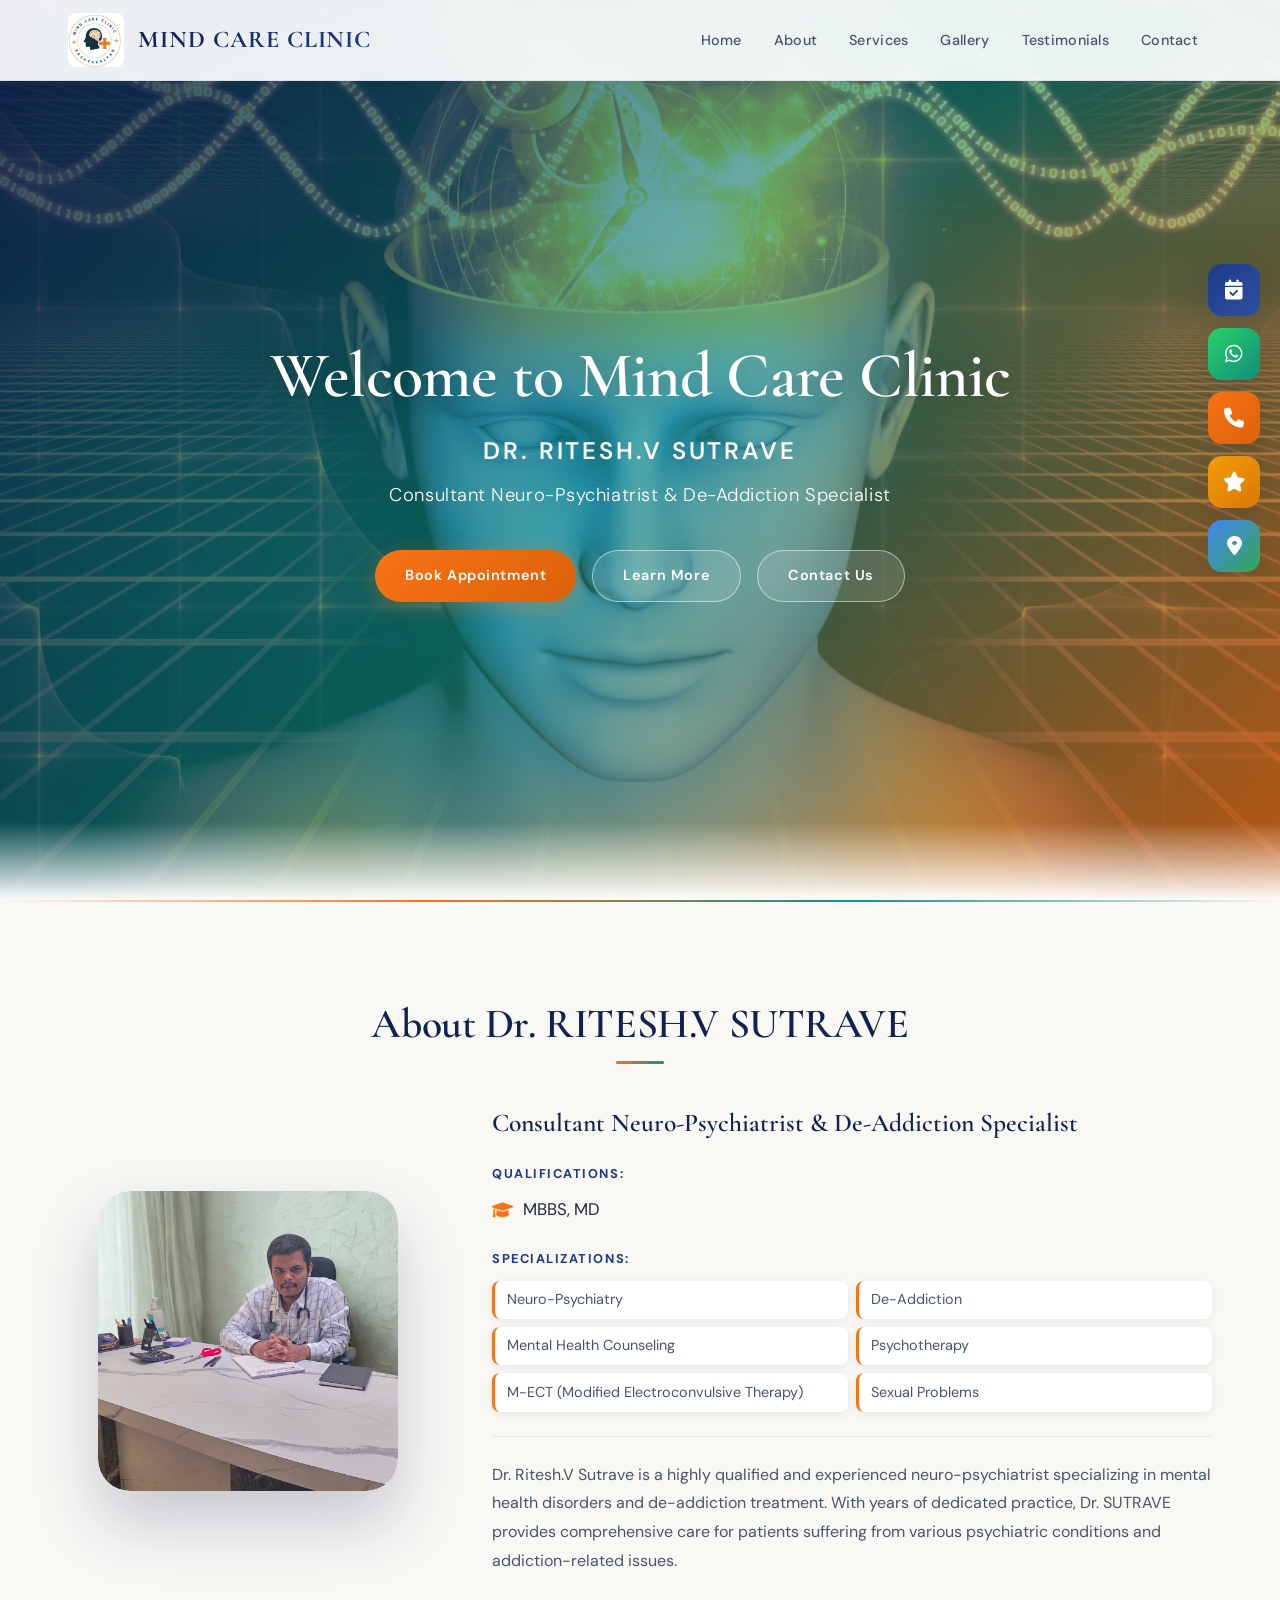
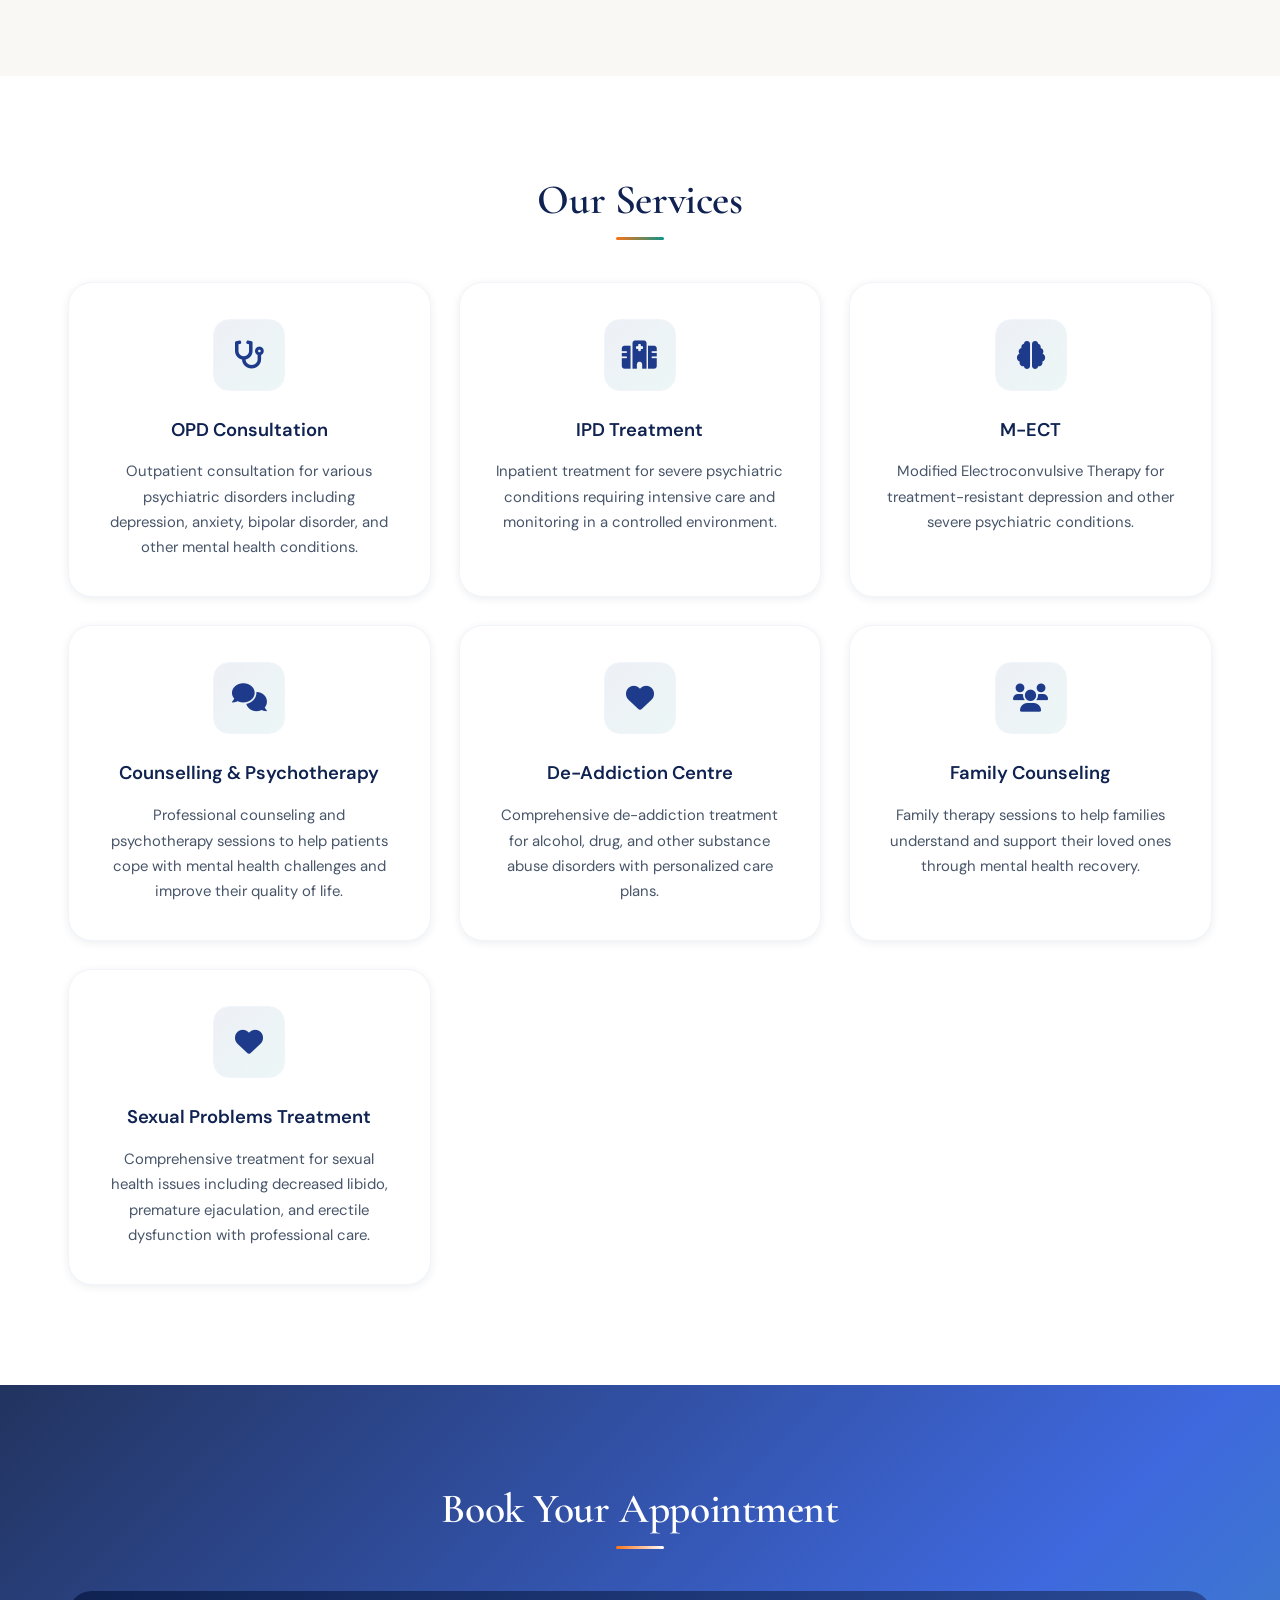
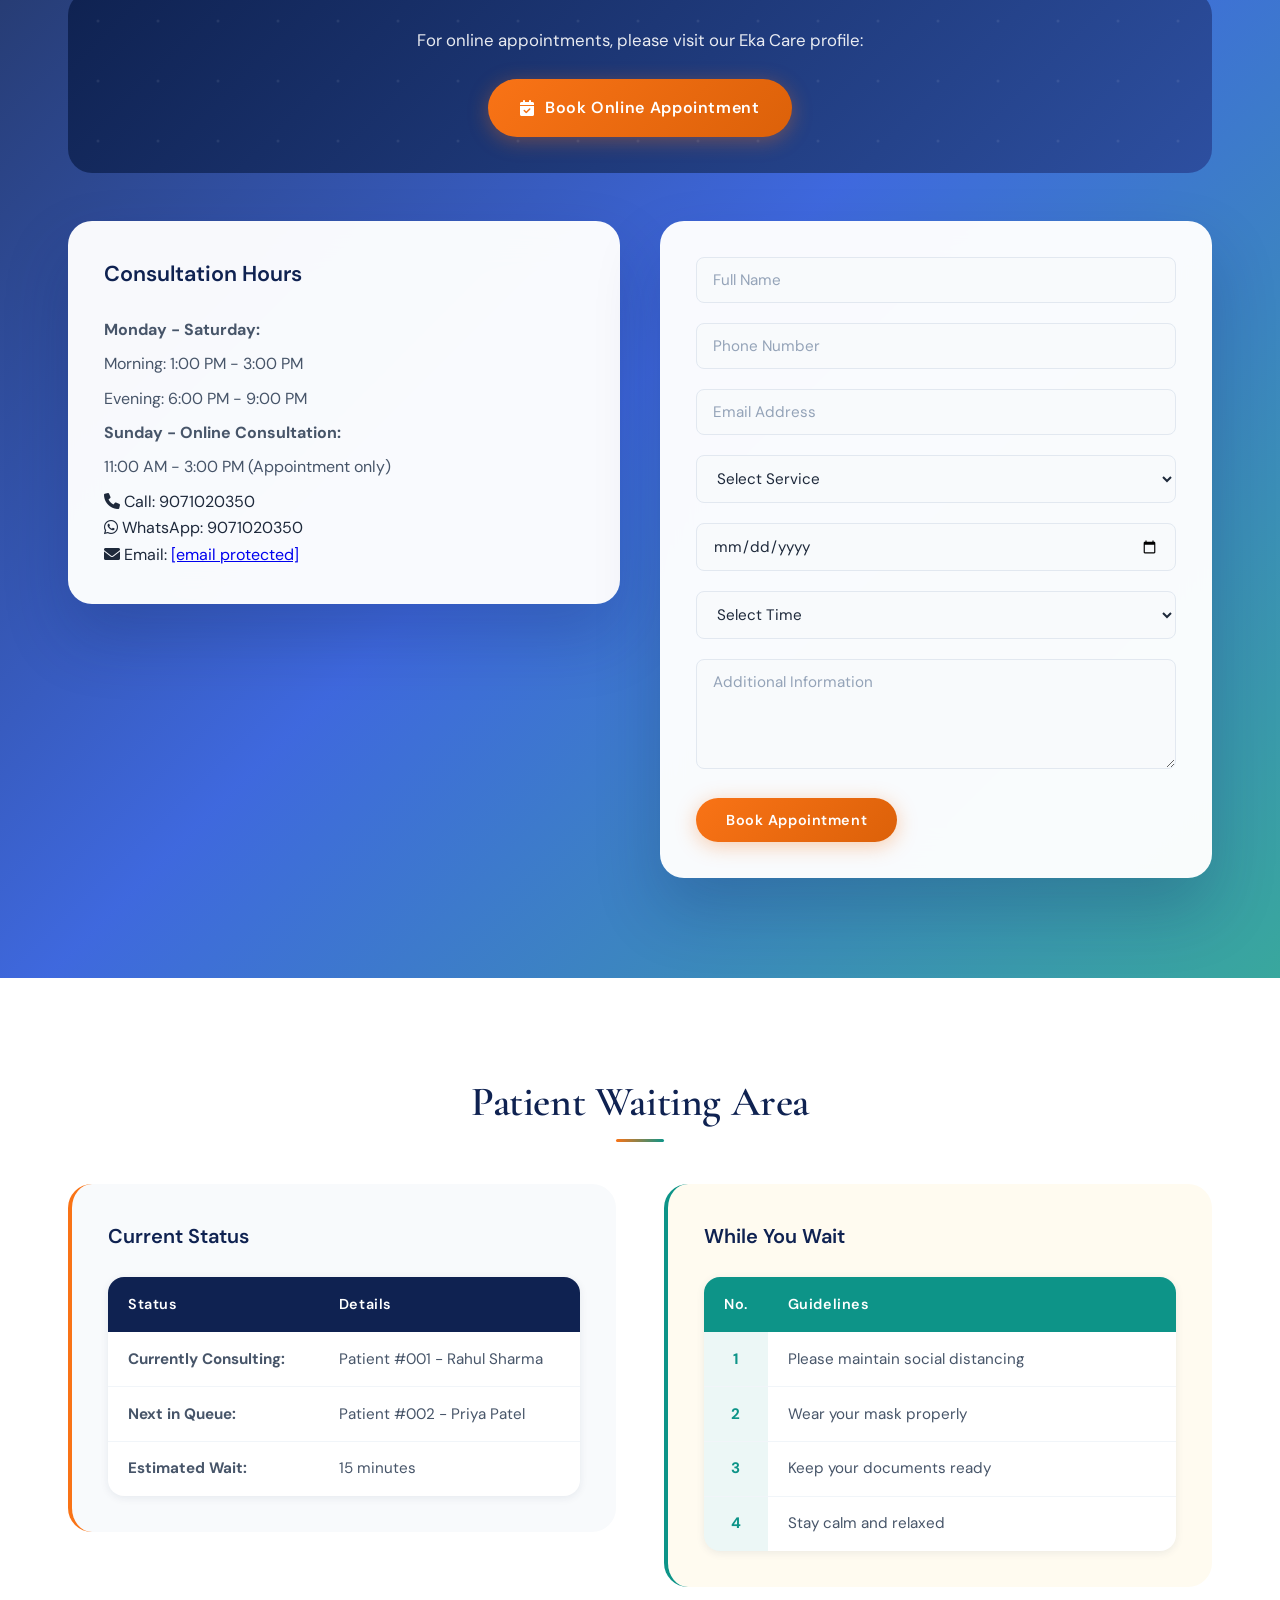
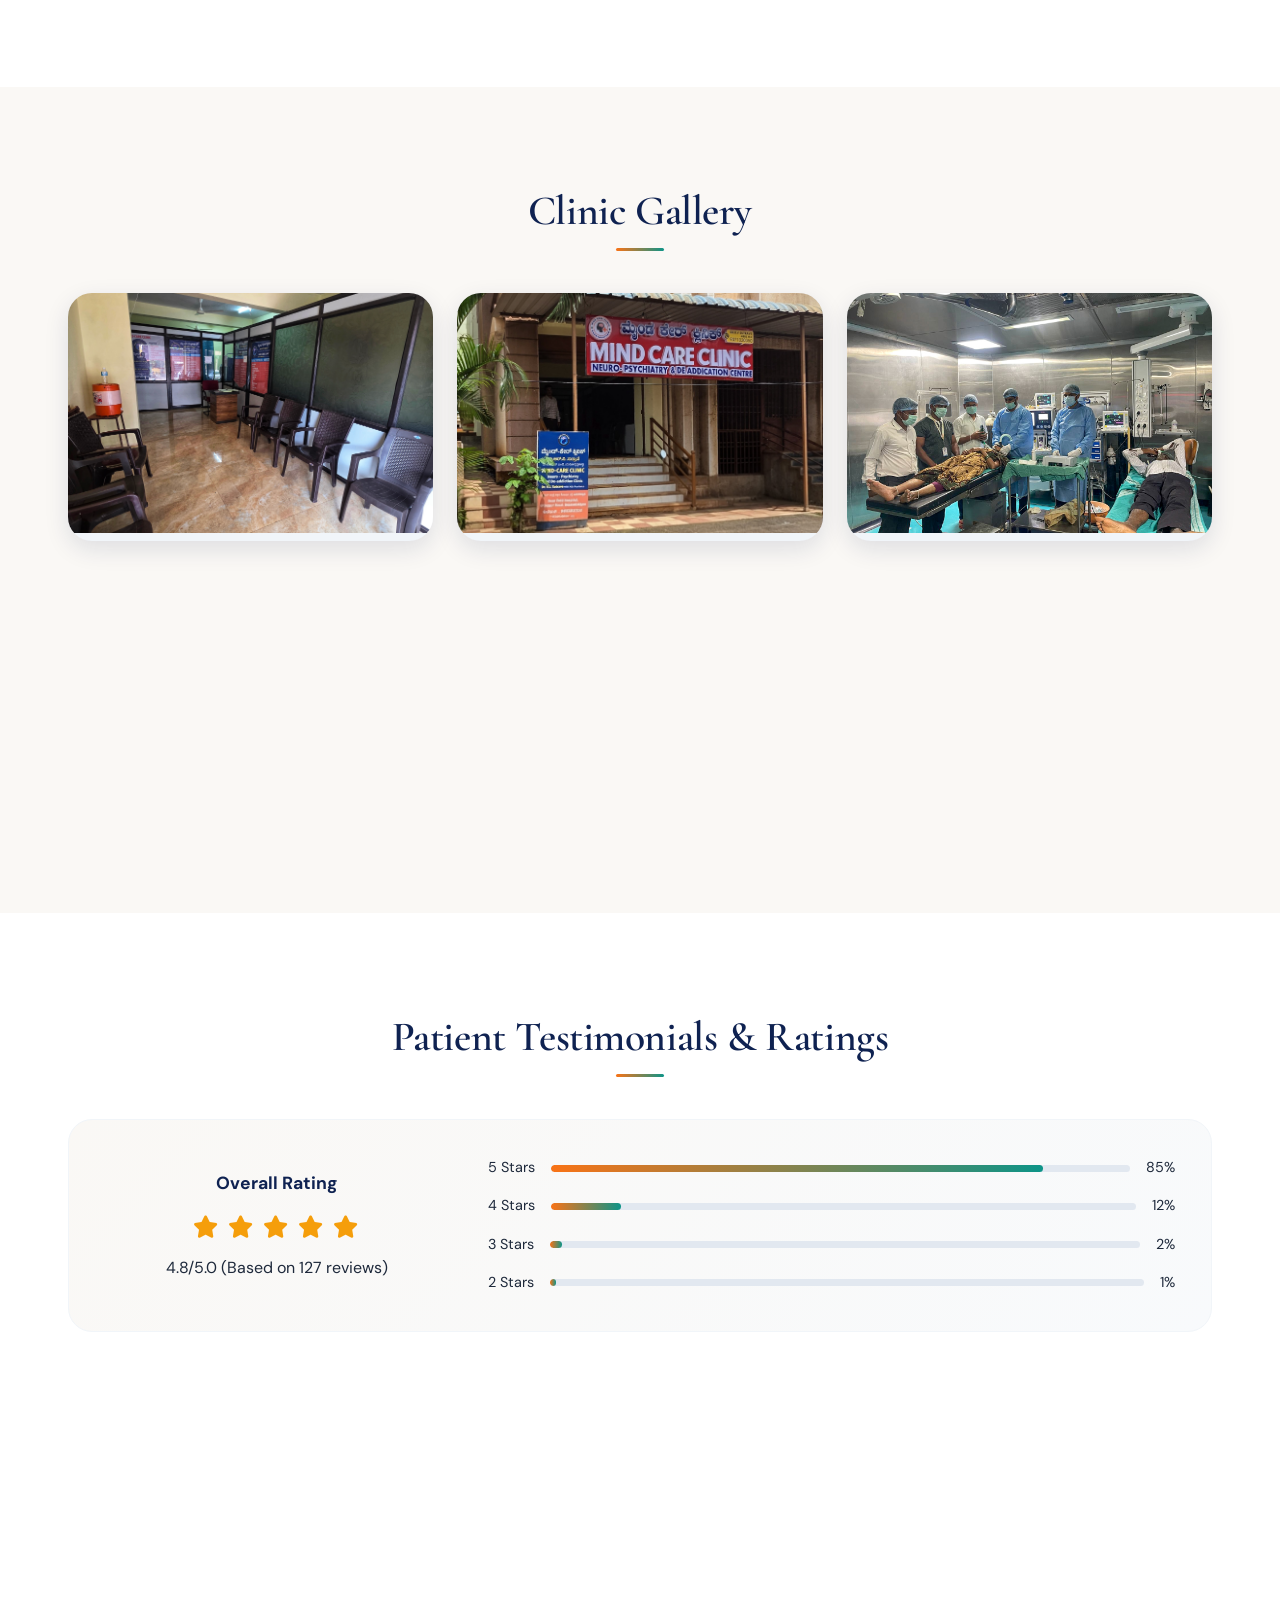
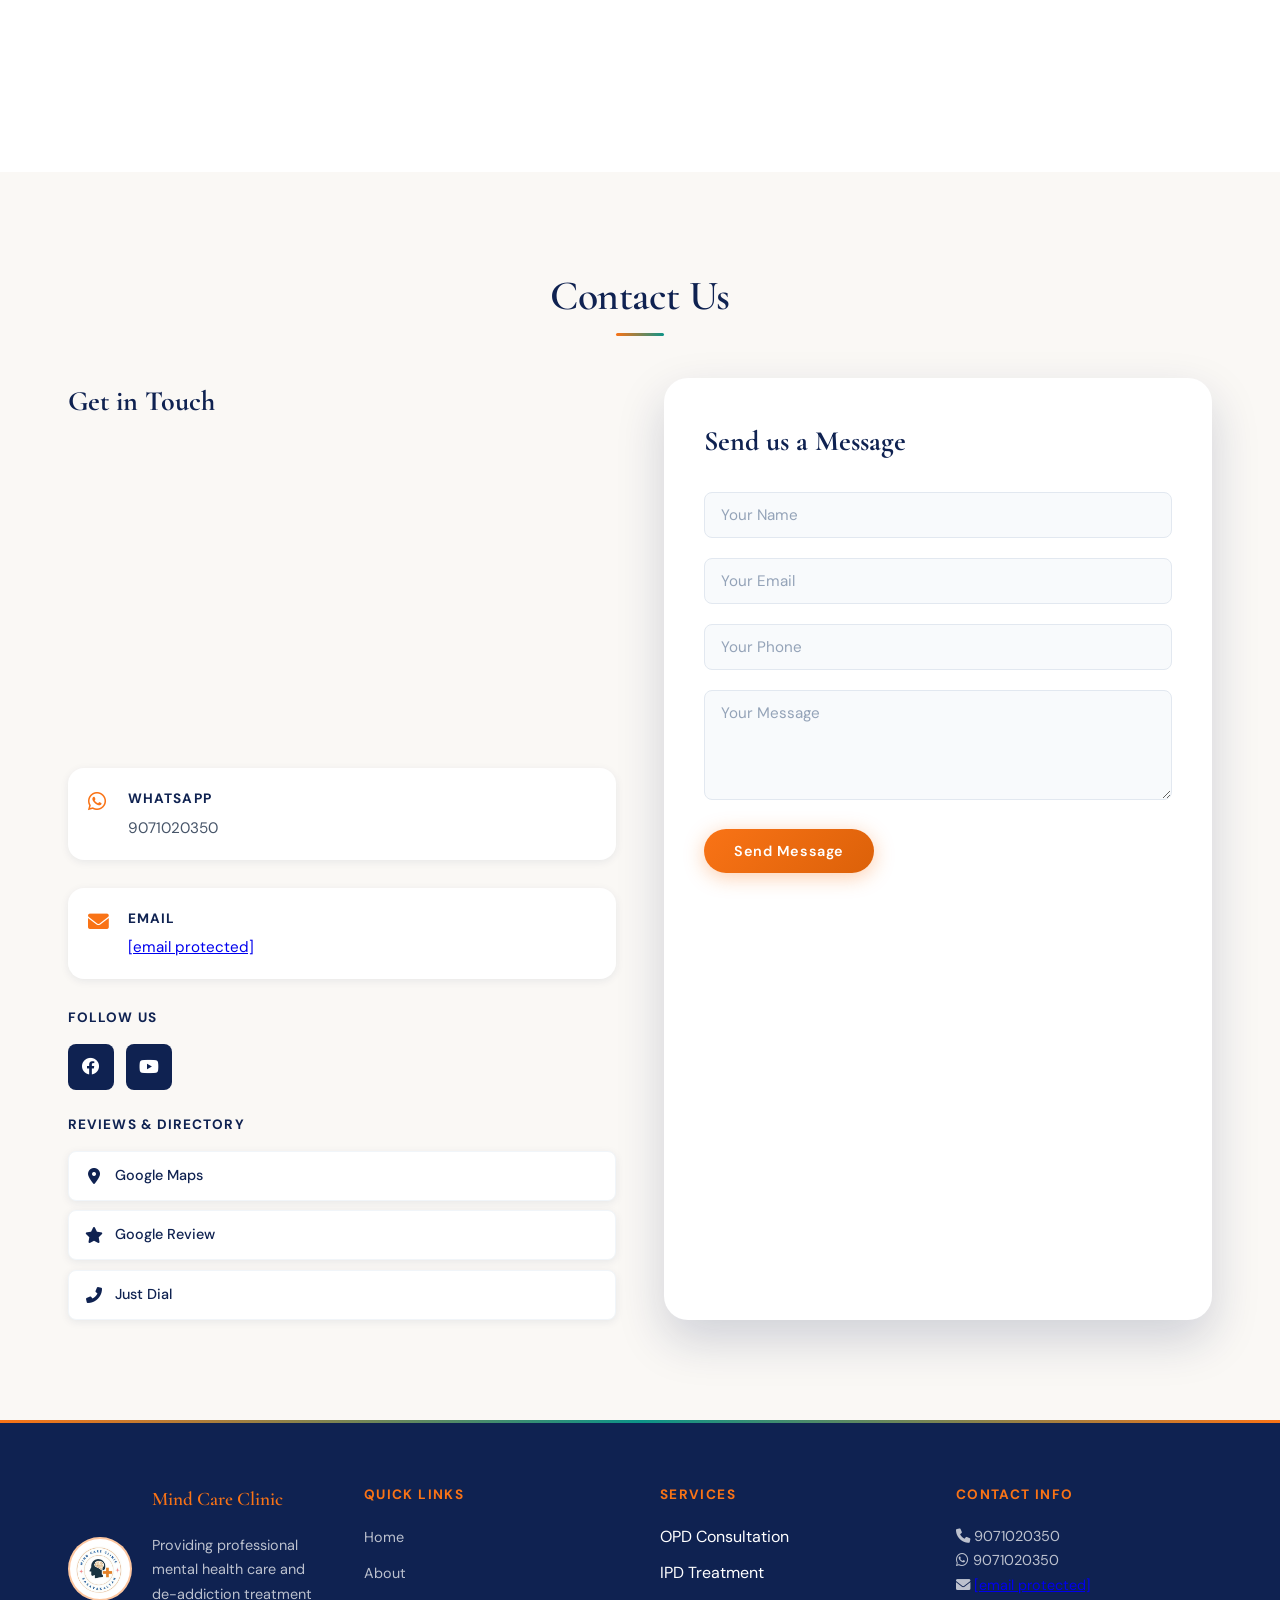
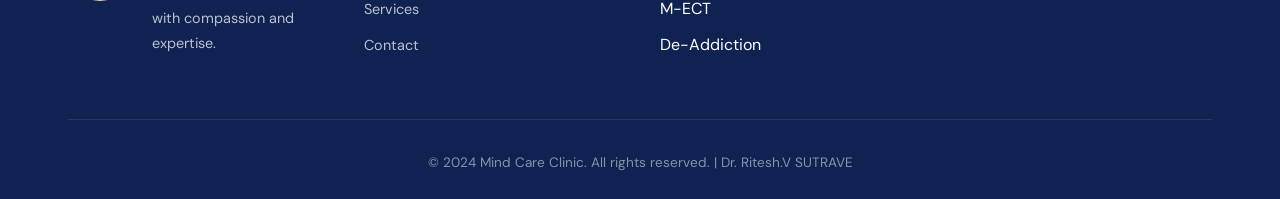
<file: index1.html>
<!DOCTYPE html>
<html lang="en">
<head>
    <meta charset="UTF-8">
    <meta name="viewport" content="width=device-width, initial-scale=1.0">
    <title>Mind Care Clinic - Dr. Ritesh.V SUTRAVE</title>
    <link rel="icon" type="image/jpeg" href="IMAGES.jpeg">
    <link rel="shortcut icon" type="image/jpeg" href="IMAGES.jpeg">
    <link rel="apple-touch-icon" href="IMAGES.jpeg">
    <link rel="stylesheet" href="styles1.css">
    <link href="https://cdnjs.cloudflare.com/ajax/libs/font-awesome/6.0.0/css/all.min.css" rel="stylesheet">
    <link href="https://fonts.googleapis.com/css2?family=DM+Sans:ital,opsz,wght@0,9..40,300;0,9..40,400;0,9..40,500;0,9..40,600;0,9..40,700;1,9..40,300&family=Cormorant+Garamond:ital,wght@0,400;0,500;0,600;0,700;1,400;1,500&display=swap" rel="stylesheet">
</head>
<body>
    <!-- Header -->
    <header class="header">
        <nav class="navbar">
            <div class="nav-container">
                <div class="nav-logo">
                    <img src="IMAGES.jpeg" alt="Mind Care Clinic Logo" class="logo-image">
                    <h2 class="clinic-name">MIND CARE CLINIC</h2>
                </div>
                <ul class="nav-menu">
                    <li><a href="#home" class="nav-link">Home</a></li>
                    <li><a href="#about" class="nav-link">About</a></li>
                    <li><a href="#services" class="nav-link">Services</a></li>
                    <li><a href="#gallery" class="nav-link">Gallery</a></li>
                    <li><a href="#testimonials" class="nav-link">Testimonials</a></li>
                    <li><a href="#contact" class="nav-link">Contact</a></li>
                </ul>
                <div class="hamburger">
                    <span class="bar"></span>
                    <span class="bar"></span>
                    <span class="bar"></span>
                </div>
            </div>
        </nav>
    </header>

    <!-- Hero Section -->
    <section id="home" class="hero">
        <div class="hero-content">
            <h1>Welcome to Mind Care Clinic</h1>
            <h2>DR. RITESH.V SUTRAVE</h2>
            <p>Consultant Neuro-Psychiatrist & De-Addiction Specialist</p>
            <div class="hero-buttons">
                <a href="https://www.eka.care/doctor/ritesh-v-1755359610" target="_blank" class="btn btn-primary">Book Appointment</a>
                <a href="#about" class="btn btn-secondary">Learn More</a>
                <a href="#contact" class="btn btn-secondary">Contact Us</a>
            </div>
        </div>
    </section>

    <!-- About Us Section -->
    <section id="about" class="about">
        <div class="container">
            <h2 class="section-title">About Dr. RITESH.V SUTRAVE</h2>
            <div class="about-content">
                <div class="about-image">
                    <div class="doctor-image">
                        <img src="c7aaaa7f-7267-43a4-838a-2a8f8734a4bb_20250815_230302_0000.jpg" alt="Dr. Ritesh.V SUTRAVE" class="doctor-photo">
                    </div>
                </div>
                <div class="about-text">
                    <h3>Consultant Neuro-Psychiatrist & De-Addiction Specialist</h3>
                    <div class="qualifications">
                        <h4>Qualifications:</h4>
                        <p><i class="fas fa-graduation-cap"></i> MBBS, MD</p>
                    </div>
                    <div class="specializations">
                        <h4>Specializations:</h4>
                        <ul>
                            <li>Neuro-Psychiatry</li>
                            <li>De-Addiction</li>
                            <li>Mental Health Counseling</li>
                            <li>Psychotherapy</li>
                            <li>M-ECT (Modified Electroconvulsive Therapy)</li>
                            <li>Sexual Problems</li>
                        </ul>
                    </div>
                    <p class="bio">
                        Dr. Ritesh.V Sutrave is a highly qualified and experienced neuro-psychiatrist 
                        specializing in mental health disorders and de-addiction treatment. With years 
                        of dedicated practice, Dr. SUTRAVE provides comprehensive care for patients 
                        suffering from various psychiatric conditions and addiction-related issues.
                    </p>
                </div>
            </div>
        </div>
    </section>

    <!-- Services Section -->
    <section id="services" class="services">
        <div class="container">
            <h2 class="section-title">Our Services</h2>
            <div class="services-grid">
                <div class="service-card">
                    <div class="service-icon">
                        <i class="fas fa-stethoscope"></i>
                    </div>
                    <h3>OPD Consultation</h3>
                    <p>Outpatient consultation for various psychiatric disorders including depression, 
                    anxiety, bipolar disorder, and other mental health conditions.</p>
                </div>
                <div class="service-card">
                    <div class="service-icon">
                        <i class="fas fa-hospital"></i>
                    </div>
                    <h3>IPD Treatment</h3>
                    <p>Inpatient treatment for severe psychiatric conditions requiring intensive 
                    care and monitoring in a controlled environment.</p>
                </div>
                <div class="service-card">
                    <div class="service-icon">
                        <i class="fas fa-brain"></i>
                    </div>
                    <h3>M-ECT</h3>
                    <p>Modified Electroconvulsive Therapy for treatment-resistant depression 
                    and other severe psychiatric conditions.</p>
                </div>
                <div class="service-card">
                    <div class="service-icon">
                        <i class="fas fa-comments"></i>
                    </div>
                    <h3>Counselling & Psychotherapy</h3>
                    <p>Professional counseling and psychotherapy sessions to help patients 
                    cope with mental health challenges and improve their quality of life.</p>
                </div>
                <div class="service-card">
                    <div class="service-icon">
                        <i class="fas fa-heart"></i>
                    </div>
                    <h3>De-Addiction Centre</h3>
                    <p>Comprehensive de-addiction treatment for alcohol, drug, and other 
                    substance abuse disorders with personalized care plans.</p>
                </div>
                <div class="service-card">
                    <div class="service-icon">
                        <i class="fas fa-users"></i>
                    </div>
                    <h3>Family Counseling</h3>
                    <p>Family therapy sessions to help families understand and support 
                    their loved ones through mental health recovery.</p>
                </div>
                <div class="service-card">
                    <div class="service-icon">
                        <i class="fas fa-heart"></i>
                    </div>
                    <h3>Sexual Problems Treatment</h3>
                    <p>Comprehensive treatment for sexual health issues including decreased libido, 
                    premature ejaculation, and erectile dysfunction with professional care.</p>
                </div>
            </div>
        </div>
    </section>

    <!-- Appointment Section -->
    <section id="appointment" class="appointment">
        <div class="container">
            <h2 class="section-title">Book Your Appointment</h2>
            <div class="eka-care-booking">
                <p class="booking-note">For online appointments, please visit our Eka Care profile:</p>
                <a href="https://www.eka.care/doctor/ritesh-v-1755359610" target="_blank" class="btn btn-primary eka-btn">
                    <i class="fas fa-calendar-check"></i> Book Online Appointment
                </a>
            </div>
            <div class="appointment-content">
                <div class="appointment-info">
                    <h3>Consultation Hours</h3>
                    <div class="timing">
                        <p><strong>Monday - Saturday:</strong></p>
                        <p>Morning: 1:00 PM - 3:00 PM</p>
                        <p>Evening: 6:00 PM - 9:00 PM</p>
                        <p><strong>Sunday - Online Consultation:</strong></p>
                        <p>11:00 AM - 3:00 PM (Appointment only)</p>
                    </div>
                    <div class="contact-info">
                        <p><i class="fas fa-phone"></i> Call: 9071020350</p>
                        <p><i class="fab fa-whatsapp"></i> WhatsApp: 9071020350</p>
                        <p><i class="fas fa-envelope"></i> Email: <a href="/cdn-cgi/l/email-protection" class="__cf_email__" data-cfemail="e5978c9180968d96909197849380a58288848c89cb868a88">[email&#160;protected]</a></p>
                    </div>
                </div>
                <div class="appointment-form">
                    <form id="appointmentForm">
                        <div class="form-group">
                            <input type="text" id="name" name="name" placeholder="Full Name" required>
                        </div>
                        <div class="form-group">
                            <input type="tel" id="phone" name="phone" placeholder="Phone Number" required>
                        </div>
                        <div class="form-group">
                            <input type="email" id="email" name="email" placeholder="Email Address">
                        </div>
                        <div class="form-group">
                            <select id="service" name="service" required>
                                <option value="">Select Service</option>
                                <option value="opd">OPD Consultation</option>
                                <option value="ipd">IPD Treatment</option>
                                <option value="m-ect">M-ECT</option>
                                <option value="counselling">Counselling & Psychotherapy</option>
                                <option value="de-addiction">De-Addiction Treatment</option>
                                <option value="sexual-problems">Sexual Problems Treatment</option>
                            </select>
                        </div>
                        <div class="form-group">
                            <input type="date" id="date" name="date" required>
                        </div>
                        <div class="form-group">
                            <select id="time" name="time" required>
                                <option value="">Select Time</option>
                                <option value="13:00">1:00 PM</option>
                                <option value="14:00">2:00 PM</option>
                                <option value="18:00">6:00 PM</option>
                                <option value="19:00">7:00 PM</option>
                                <option value="20:00">8:00 PM</option>
                            </select>
                        </div>
                        <div class="form-group">
                            <textarea id="message" name="message" placeholder="Additional Information"></textarea>
                        </div>
                        <button type="submit" class="btn btn-primary">Book Appointment</button>
                    </form>
                </div>
            </div>
        </div>
    </section>

    <!-- Waiting Area -->
    <section class="waiting-area">
        <div class="container">
            <h2 class="section-title">Patient Waiting Area</h2>
            <div class="waiting-content">
                <div class="waiting-info">
                    <h3>Current Status</h3>
                    <div class="status-table">
                        <table>
                            <thead>
                                <tr>
                                    <th>Status</th>
                                    <th>Details</th>
                                </tr>
                            </thead>
                            <tbody>
                                <tr>
                                    <td><strong>Currently Consulting:</strong></td>
                                    <td id="currentPatient">Patient #001 - Rahul Sharma</td>
                                </tr>
                                <tr>
                                    <td><strong>Next in Queue:</strong></td>
                                    <td id="nextPatient">Patient #002 - Priya Patel</td>
                                </tr>
                                <tr>
                                    <td><strong>Estimated Wait:</strong></td>
                                    <td id="waitTime">15 minutes</td>
                                </tr>
                            </tbody>
                        </table>
                    </div>
                </div>
                <div class="waiting-tips">
                    <h3>While You Wait</h3>
                    <div class="tips-table">
                        <table>
                            <thead>
                                <tr>
                                    <th>No.</th>
                                    <th>Guidelines</th>
                                </tr>
                            </thead>
                            <tbody>
                                <tr>
                                    <td class="number">1</td>
                                    <td>Please maintain social distancing</td>
                                </tr>
                                <tr>
                                    <td class="number">2</td>
                                    <td>Wear your mask properly</td>
                                </tr>
                                <tr>
                                    <td class="number">3</td>
                                    <td>Keep your documents ready</td>
                                </tr>
                                <tr>
                                    <td class="number">4</td>
                                    <td>Stay calm and relaxed</td>
                                </tr>
                            </tbody>
                        </table>
                    </div>
                </div>
            </div>
        </div>
    </section>

    <!-- Gallery Section -->
    <section id="gallery" class="gallery">
        <div class="container">
            <h2 class="section-title">Clinic Gallery</h2>
            <div class="gallery-grid">
                <div class="gallery-item">
                    <img src="20250815_132217.jpg" alt="Mind Care Clinic Waiting Area" class="gallery-image">
                    <div class="gallery-overlay">
                        <p>Mind Care Clinic Waiting Area</p>
                    </div>
                </div>
                <div class="gallery-item">
                    <img src="20250815_133002(1)(1) (1).jpg" alt="Mind Care Clinic Exterior View" class="gallery-image">
                    <div class="gallery-overlay">
                        <p>Mind Care Clinic Exterior View</p>
                    </div>
                </div>
                <div class="gallery-item">
                    <img src="IMG-20250815-WA0009.jpg" alt="Mind Care Clinic Treatment Room" class="gallery-image">
                    <div class="gallery-overlay">
                        <p>Mind Care Clinic Treatment Room</p>
                    </div>
                </div>
                <div class="gallery-item">
                    <img src="WhatsApp Image 2025-08-16 at 11.07.18 AM (1).jpeg" alt="Mind Care Clinic Services & Symptoms" class="gallery-image">
                    <div class="gallery-overlay">
                        <p>Mind Care Clinic Services & Symptoms</p>
                    </div>
                </div>
            </div>
        </div>
    </section>

    <!-- Ratings & Testimonials Section -->
    <section id="testimonials" class="testimonials">
        <div class="container">
            <h2 class="section-title">Patient Testimonials & Ratings</h2>
            <div class="ratings-summary">
                <div class="overall-rating">
                    <h3>Overall Rating</h3>
                    <div class="stars">
                        <i class="fas fa-star"></i>
                        <i class="fas fa-star"></i>
                        <i class="fas fa-star"></i>
                        <i class="fas fa-star"></i>
                        <i class="fas fa-star"></i>
                    </div>
                    <p>4.8/5.0 (Based on 127 reviews)</p>
                </div>
                <div class="rating-breakdown">
                    <div class="rating-item">
                        <span>5 Stars</span>
                        <div class="rating-bar">
                            <div class="rating-fill" style="width: 85%"></div>
                        </div>
                        <span>85%</span>
                    </div>
                    <div class="rating-item">
                        <span>4 Stars</span>
                        <div class="rating-bar">
                            <div class="rating-fill" style="width: 12%"></div>
                        </div>
                        <span>12%</span>
                    </div>
                    <div class="rating-item">
                        <span>3 Stars</span>
                        <div class="rating-bar">
                            <div class="rating-fill" style="width: 2%"></div>
                        </div>
                        <span>2%</span>
                    </div>
                    <div class="rating-item">
                        <span>2 Stars</span>
                        <div class="rating-bar">
                            <div class="rating-fill" style="width: 1%"></div>
                        </div>
                        <span>1%</span>
                    </div>
                </div>
            </div>
            <div class="testimonials-grid">
                <div class="testimonial-card">
                    <div class="testimonial-header">
                        <div class="patient-info">
                            <h4>Rahul Sharma</h4>
                            <div class="stars">
                                <i class="fas fa-star"></i>
                                <i class="fas fa-star"></i>
                                <i class="fas fa-star"></i>
                                <i class="fas fa-star"></i>
                                <i class="fas fa-star"></i>
                            </div>
                        </div>
                    </div>
                    <p>"Dr. SUTRAVE helped me overcome my depression with his expert treatment. 
                    The counseling sessions were very effective and I'm feeling much better now."</p>
                </div>
                <div class="testimonial-card">
                    <div class="testimonial-header">
                        <div class="patient-info">
                            <h4>Priya Patel</h4>
                            <div class="stars">
                                <i class="fas fa-star"></i>
                                <i class="fas fa-star"></i>
                                <i class="fas fa-star"></i>
                                <i class="fas fa-star"></i>
                                <i class="fas fa-star"></i>
                            </div>
                        </div>
                    </div>
                    <p>"Excellent de-addiction treatment. Dr. SUTRAVE's approach is very professional 
                    and caring. My family is grateful for his help in my recovery journey."</p>
                </div>
                <div class="testimonial-card">
                    <div class="testimonial-header">
                        <div class="patient-info">
                            <h4>Vikram Singh</h4>
                            <div class="stars">
                                <i class="fas fa-star"></i>
                                <i class="fas fa-star"></i>
                                <i class="fas fa-star"></i>
                                <i class="fas fa-star"></i>
                                <i class="fas fa-star"></i>
                            </div>
                        </div>
                    </div>
                    <p>"The M-ECT treatment was very effective for my condition. Dr. SUTRAVE explained 
                    everything clearly and made me feel comfortable throughout the process."</p>
                </div>
            </div>
        </div>
    </section>

    <!-- Contact Section -->
    <section id="contact" class="contact">
        <div class="container">
            <h2 class="section-title">Contact Us</h2>
            <div class="contact-content">
                <div class="contact-info">
                    <h3>Get in Touch</h3>
                    <div class="contact-item">
                        <i class="fas fa-map-marker-alt"></i>
                        <div>
                            <h4>Address</h4>
                            <p>MIND CARE CLINIC<br>
                            NEAR PATIL HOSPITAL<br>
                            SHIVPUR ROAD<br>
                            BASAVAKALYAN 585327</p>
                        </div>
                    </div>
                    <div class="contact-item">
                        <i class="fas fa-phone"></i>
                        <div>
                            <h4>Phone</h4>
                            <p>9071020350</p>
                        </div>
                    </div>
                    <div class="contact-item">
                        <i class="fab fa-whatsapp"></i>
                        <div>
                            <h4>WhatsApp</h4>
                            <p>9071020350</p>
                        </div>
                    </div>
                    <div class="contact-item">
                        <i class="fas fa-envelope"></i>
                        <div>
                            <h4>Email</h4>
                            <p><a href="/cdn-cgi/l/email-protection" class="__cf_email__" data-cfemail="a2d0cbd6c7d1cad1d7d6d0c3d4c7e2c5cfc3cbce8cc1cdcf">[email&#160;protected]</a></p>
                        </div>
                    </div>
                    <div class="social-links">
                        <h4>Follow Us</h4>
                        <div class="social-icons">
                            <a href="https://www.facebook.com/share/14KYv9HUdoY/" target="_blank">
                                <i class="fab fa-facebook"></i>
                            </a>
                            <a href="https://youtube.com/@riteshsutrave?si=avN6V1nt9PiWTA8W" target="_blank">
                                <i class="fab fa-youtube"></i>
                            </a>
                        </div>
                    </div>
                    <div class="review-links">
                        <h4>Reviews & Directory</h4>
                        <div class="review-icons">
                            <a href="https://share.google/ZtCr8SRaLQyjdTlxN" target="_blank" class="review-link">
                                <i class="fas fa-map-marker-alt"></i>
                                <span>Google Maps</span>
                            </a>
                            <a href="https://g.page/r/CQqnRxoGOZ3PEBM/review" target="_blank" class="review-link">
                                <i class="fas fa-star"></i>
                                <span>Google Review</span>
                            </a>
                            <a href="https://jsdl.in/RSL-VDW1755246644" target="_blank" class="review-link">
                                <i class="fas fa-phone-alt"></i>
                                <span>Just Dial</span>
                            </a>
                        </div>
                    </div>
                </div>
                <div class="contact-form">
                    <h3>Send us a Message</h3>
                    <form id="contactForm">
                        <div class="form-group">
                            <input type="text" id="contactName" name="contactName" placeholder="Your Name" required>
                        </div>
                        <div class="form-group">
                            <input type="email" id="contactEmail" name="contactEmail" placeholder="Your Email" required>
                        </div>
                        <div class="form-group">
                            <input type="tel" id="contactPhone" name="contactPhone" placeholder="Your Phone">
                        </div>
                        <div class="form-group">
                            <textarea id="contactMessage" name="contactMessage" placeholder="Your Message" required></textarea>
                        </div>
                        <button type="submit" class="btn btn-primary">Send Message</button>
                    </form>
                </div>
            </div>
        </div>
    </section>

    <!-- Footer -->
    <footer class="footer">
        <div class="container">
            <div class="footer-content">
                <div class="footer-section">
                    <div class="footer-logo-container">
                        <img src="IMAGES.jpeg" alt="Mind Care Clinic Logo" class="footer-logo">
                        <div class="footer-text">
                            <h3>Mind Care Clinic</h3>
                            <p>Providing professional mental health care and de-addiction treatment 
                            with compassion and expertise.</p>
                        </div>
                    </div>
                </div>
                <div class="footer-section">
                    <h4>Quick Links</h4>
                    <ul>
                        <li><a href="#home">Home</a></li>
                        <li><a href="#about">About</a></li>
                        <li><a href="#services">Services</a></li>
                        <li><a href="#contact">Contact</a></li>
                    </ul>
                </div>
                <div class="footer-section">
                    <h4>Services</h4>
                    <ul>
                        <li>OPD Consultation</li>
                        <li>IPD Treatment</li>
                        <li>M-ECT</li>
                        <li>De-Addiction</li>
                    </ul>
                </div>
                <div class="footer-section">
                    <h4>Contact Info</h4>
                    <p><i class="fas fa-phone"></i> 9071020350</p>
                    <p><i class="fab fa-whatsapp"></i> 9071020350</p>
                    <p><i class="fas fa-envelope"></i> <a href="/cdn-cgi/l/email-protection" class="__cf_email__" data-cfemail="ccbea5b8a9bfa4bfb9b8beadbaa98caba1ada5a0e2afa3a1">[email&#160;protected]</a></p>
                </div>
            </div>
            <div class="footer-bottom">
                <p>&copy; 2024 Mind Care Clinic. All rights reserved. | Dr. Ritesh.V SUTRAVE</p>
            </div>
        </div>
    </footer>

    <!-- Floating Contact Buttons -->
    <div class="floating-contact">
        <a href="https://www.eka.care/doctor/ritesh-v-1755359610" target="_blank" class="floating-btn appointment-btn" title="Book Appointment">
            <i class="fas fa-calendar-check"></i>
        </a>
        <a href="https://wa.me/919071020350" target="_blank" class="floating-btn whatsapp-btn" title="WhatsApp">
            <i class="fab fa-whatsapp"></i>
        </a>
        <a href="tel:9071020350" class="floating-btn call-btn" title="Call Now">
            <i class="fas fa-phone"></i>
        </a>
        <a href="https://g.page/r/CQqnRxoGOZ3PEBM/review" target="_blank" class="floating-btn review-btn" title="Google Review">
            <i class="fas fa-star"></i>
        </a>
                <a href="https://share.google/ZtCr8SRaLQyjdTlxN" target="_blank" class="floating-btn google-btn" title="Google Maps">
            <i class="fas fa-map-marker-alt"></i>
        </a>
        <button class="floating-btn scroll-top-btn" id="scrollTopBtn" title="Back to Top" onclick="window.scrollTo({top:0,behavior:'smooth'})">
            <i class="fas fa-chevron-up"></i>
        </button>
    </div>

    <script>
        // Hamburger Menu
        const hamburger = document.querySelector('.hamburger');
        const navMenu = document.querySelector('.nav-menu');
        hamburger.addEventListener('click', () => {
            hamburger.classList.toggle('active');
            navMenu.classList.toggle('active');
        });
        document.querySelectorAll('.nav-link').forEach(link => {
            link.addEventListener('click', () => {
                hamburger.classList.remove('active');
                navMenu.classList.remove('active');
            });
        });

        // Scroll-based header class
        const header = document.querySelector('.header');
        window.addEventListener('scroll', () => {
            if (window.scrollY > 50) {
                header.classList.add('scrolled');
            } else {
                header.classList.remove('scrolled');
            }
        });

        // Scroll-to-top button
        const scrollTopBtn = document.getElementById('scrollTopBtn');
        window.addEventListener('scroll', () => {
            if (window.scrollY > 400) {
                scrollTopBtn.classList.add('show');
            } else {
                scrollTopBtn.classList.remove('show');
            }
        });

        // Animate elements on scroll
        const observer = new IntersectionObserver((entries) => {
            entries.forEach(entry => {
                if (entry.isIntersecting) {
                    entry.target.classList.add('loaded');
                }
            });
        }, { threshold: 0.1 });

        document.querySelectorAll('.loading').forEach(el => observer.observe(el));

        // Appointment Form
        const appointmentForm = document.getElementById('appointmentForm');
        if (appointmentForm) {
            appointmentForm.addEventListener('submit', function(e) {
                e.preventDefault();
                const name = document.getElementById('name').value;
                const phone = document.getElementById('phone').value;
                const service = document.getElementById('service').value;
                const date = document.getElementById('date').value;
                const time = document.getElementById('time').value;
                const message = document.getElementById('message').value;
                const whatsappMsg = encodeURIComponent(
                    `Hello Dr. SUTRAVE,\n\nI would like to book an appointment.\n\nName: ${name}\nPhone: ${phone}\nService: ${service}\nDate: ${date}\nTime: ${time}\nMessage: ${message}`
                );
                window.open(`https://wa.me/919071020350?text=${whatsappMsg}`, '_blank');
            });
        }

        // Contact Form
        const contactForm = document.getElementById('contactForm');
        if (contactForm) {
            contactForm.addEventListener('submit', function(e) {
                e.preventDefault();
                const name = document.getElementById('contactName').value;
                const email = document.getElementById('contactEmail').value;
                const phone = document.getElementById('contactPhone').value;
                const msg = document.getElementById('contactMessage').value;
                const whatsappMsg = encodeURIComponent(
                    `Hello Dr. SUTRAVE,\n\nNew message from website:\n\nName: ${name}\nEmail: ${email}\nPhone: ${phone}\nMessage: ${msg}`
                );
                window.open(`https://wa.me/919071020350?text=${whatsappMsg}`, '_blank');
            });
        }

        // Hamburger animation
        hamburger.addEventListener('click', function() {
            const bars = this.querySelectorAll('.bar');
            this.classList.toggle('active');
            if (this.classList.contains('active')) {
                bars[0].style.transform = 'rotate(-45deg) translate(-5px, 6px)';
                bars[1].style.opacity = '0';
                bars[2].style.transform = 'rotate(45deg) translate(-5px, -6px)';
            } else {
                bars[0].style.transform = '';
                bars[1].style.opacity = '';
                bars[2].style.transform = '';
            }
        });

        // Add loading class to animatable elements
        document.querySelectorAll('.service-card, .testimonial-card, .gallery-item, .contact-item').forEach(el => {
            el.classList.add('loading');
            observer.observe(el);
        });

        // Set min date for appointment form
        const dateInput = document.getElementById('date');
        if (dateInput) {
            const today = new Date().toISOString().split('T')[0];
            dateInput.setAttribute('min', today);
        }
    </script>
</body>
</html>
</file>
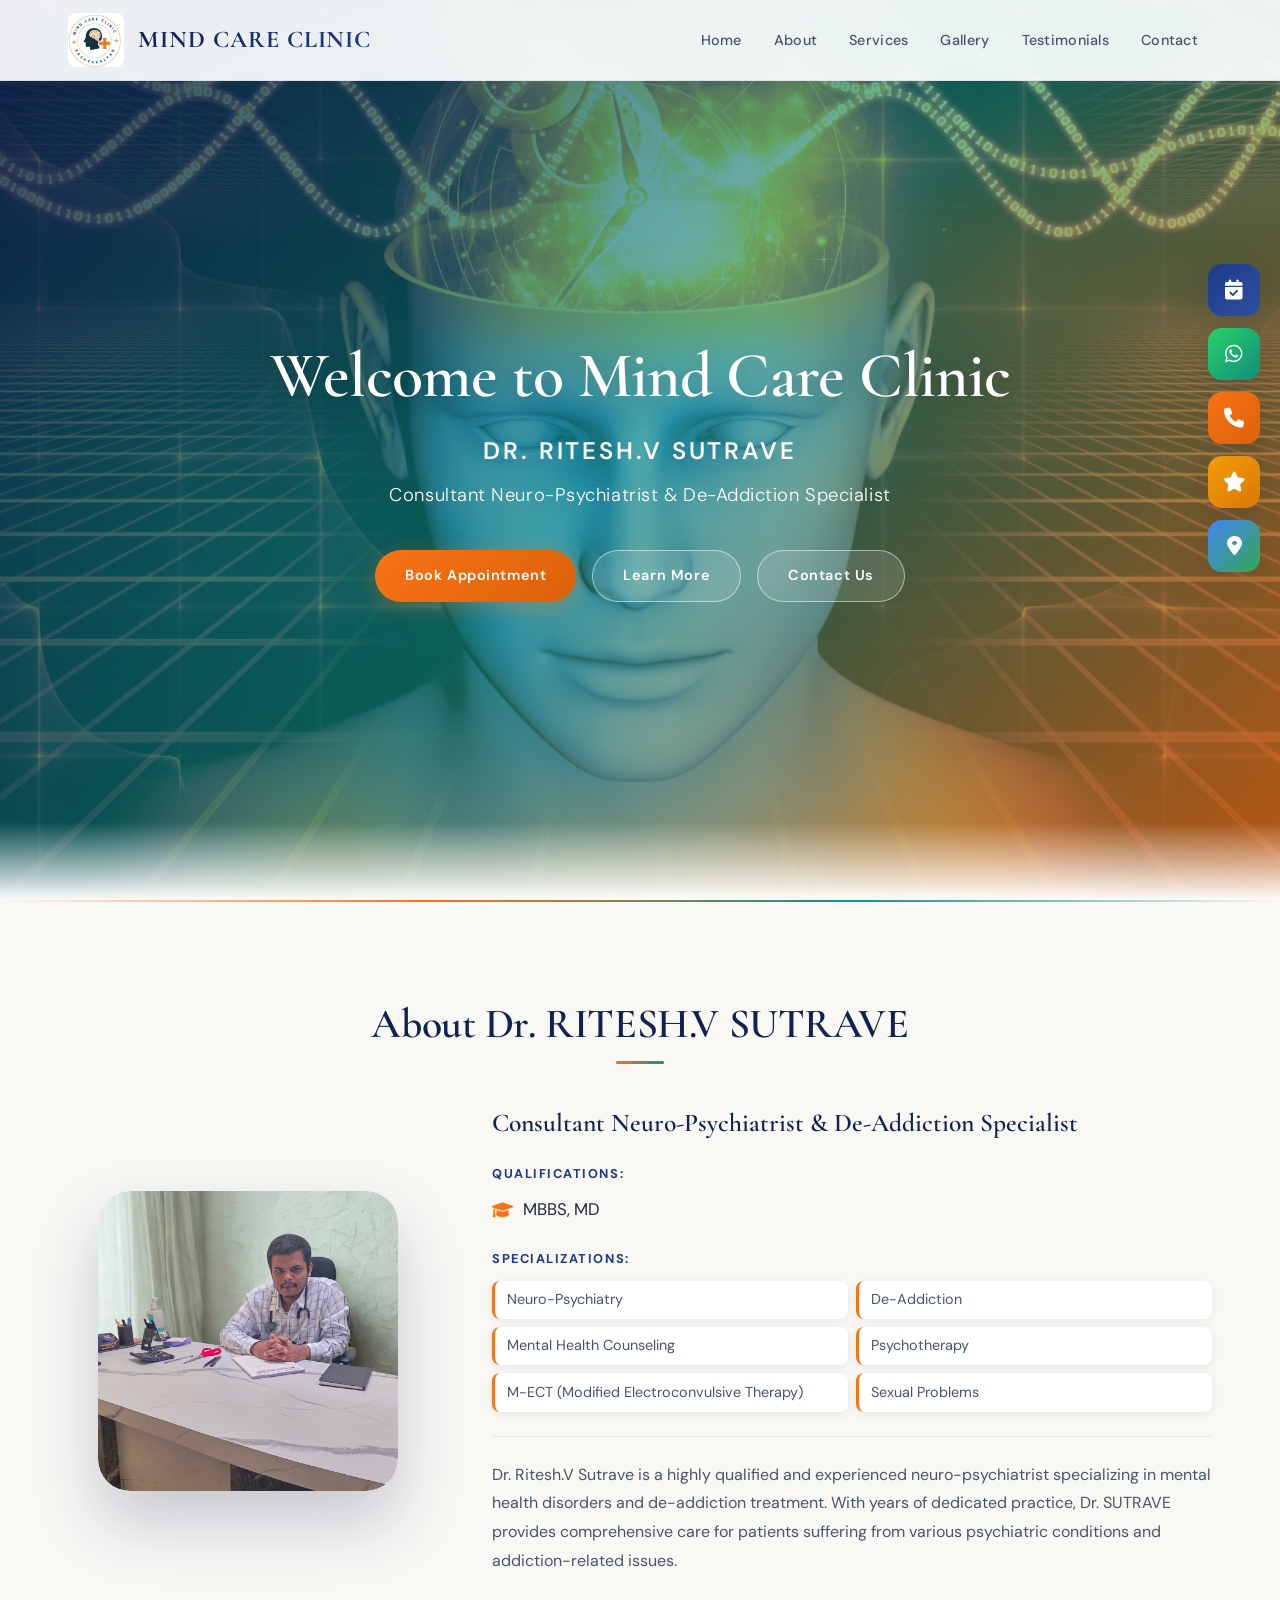
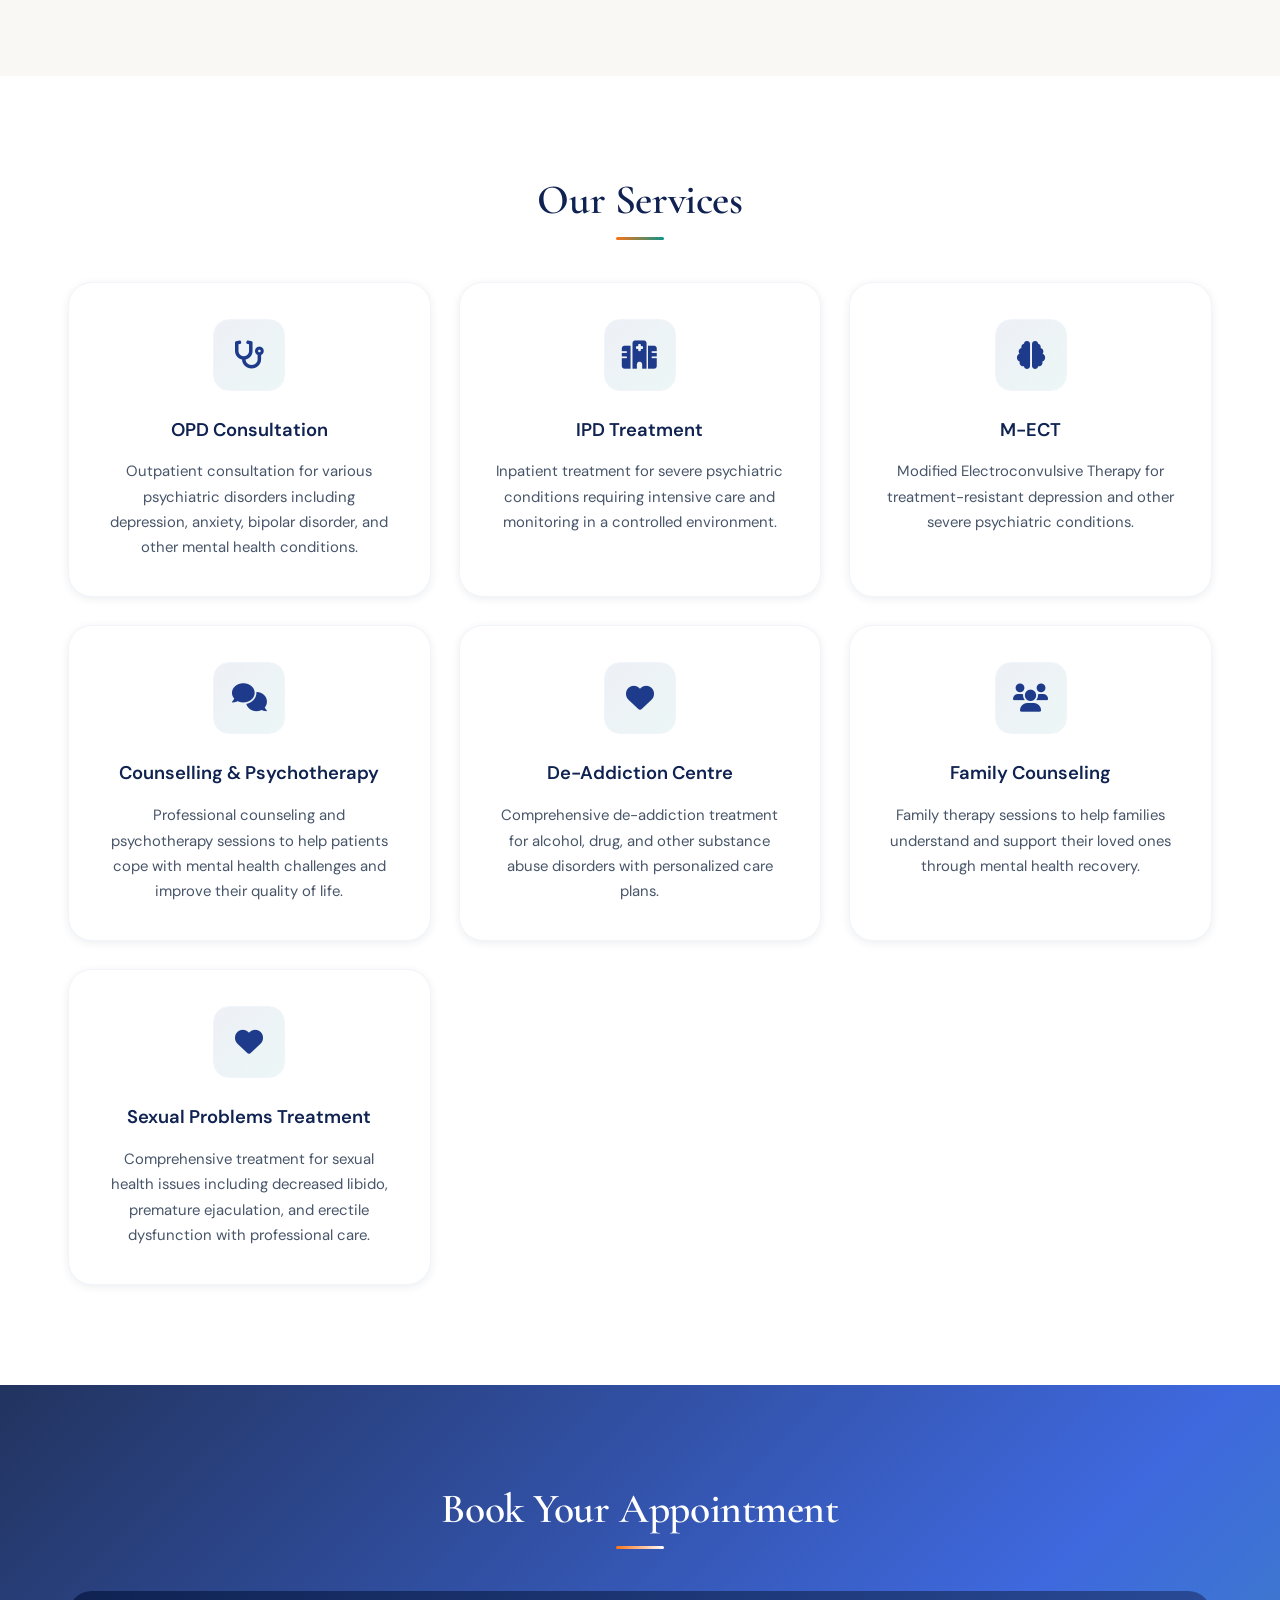
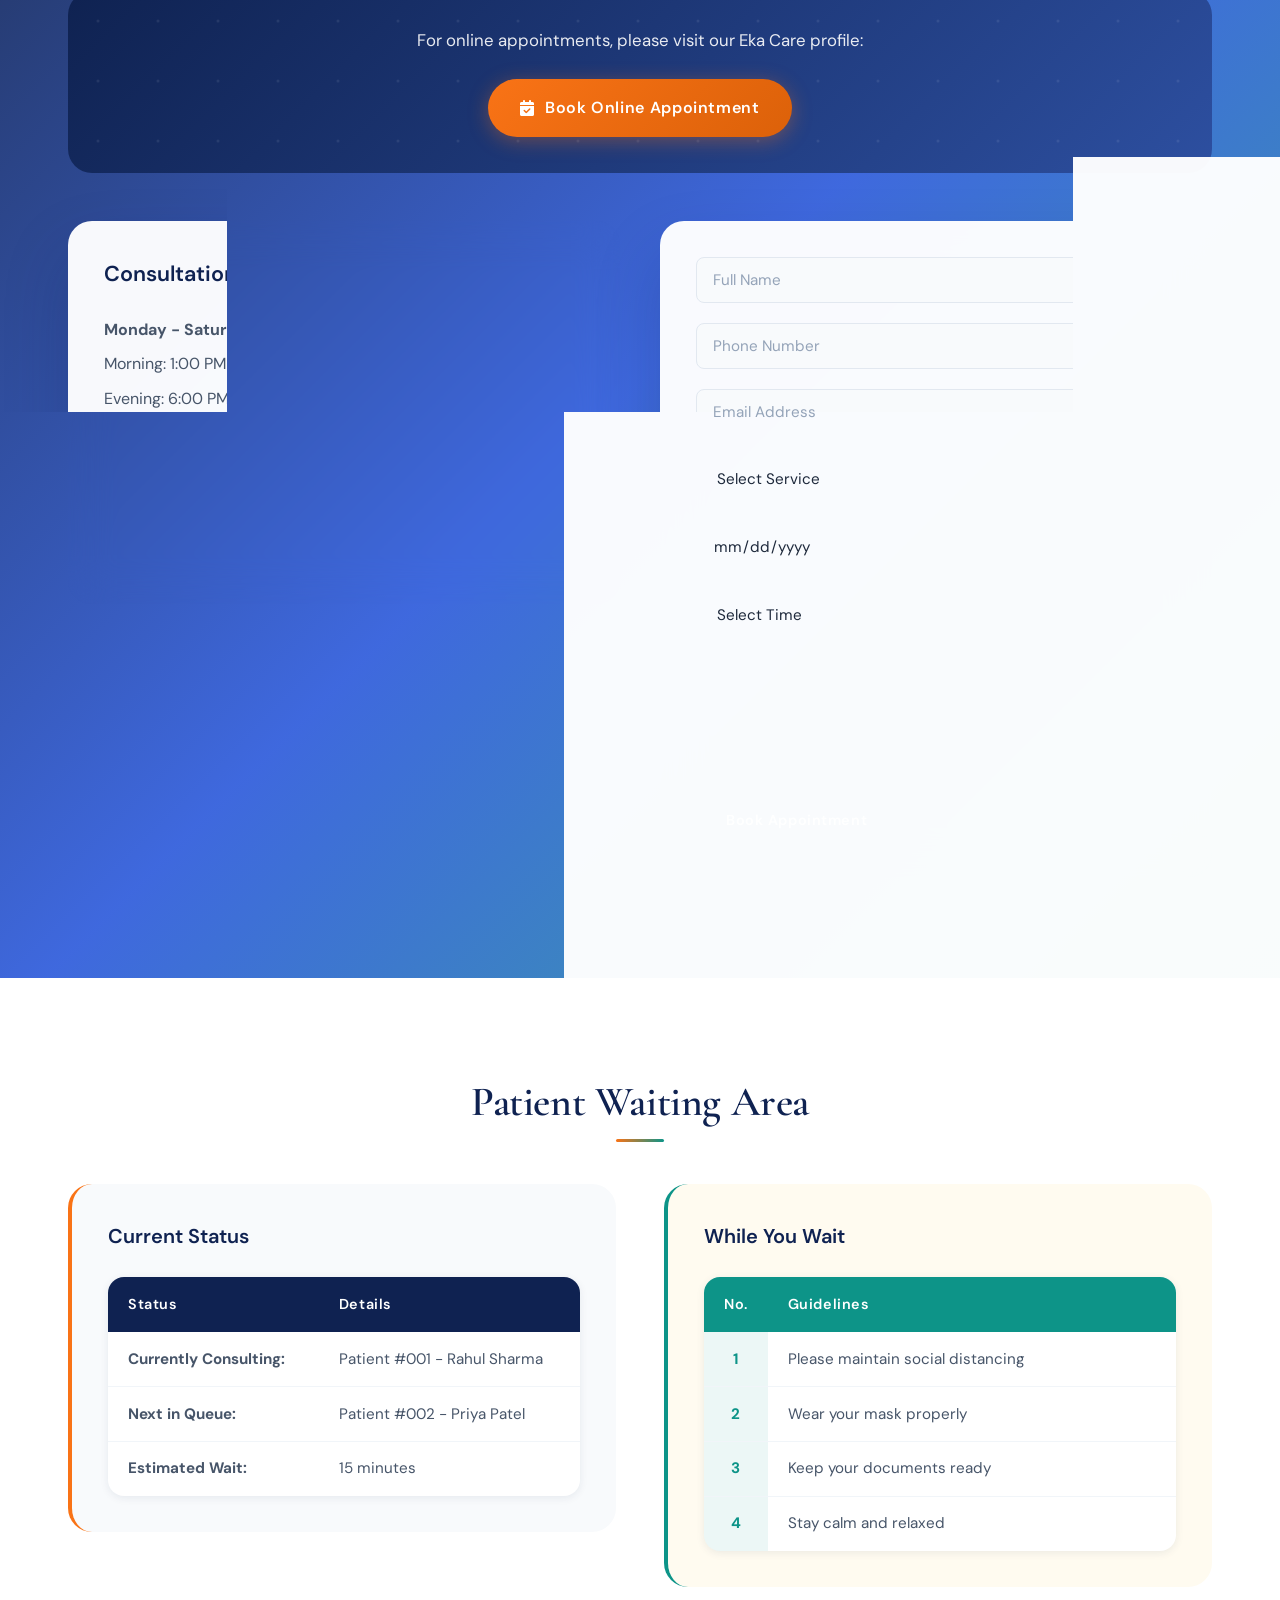
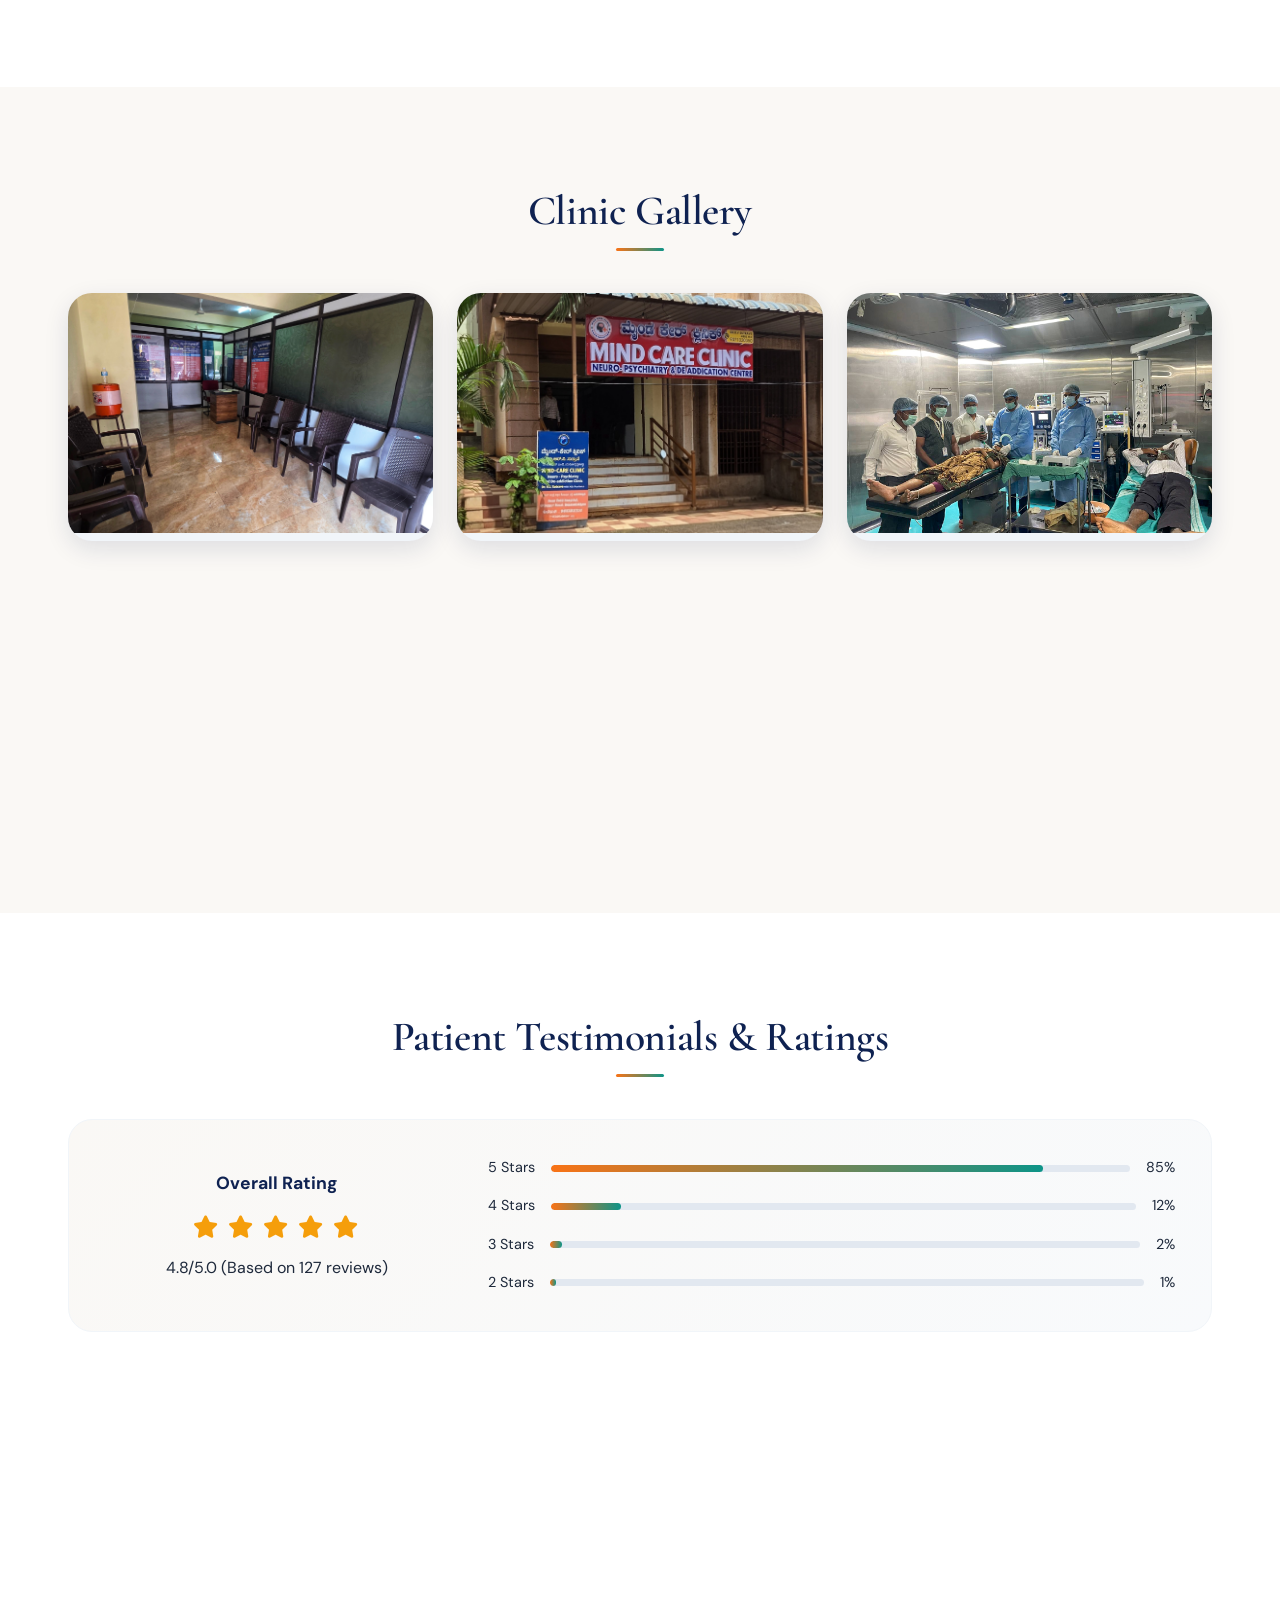
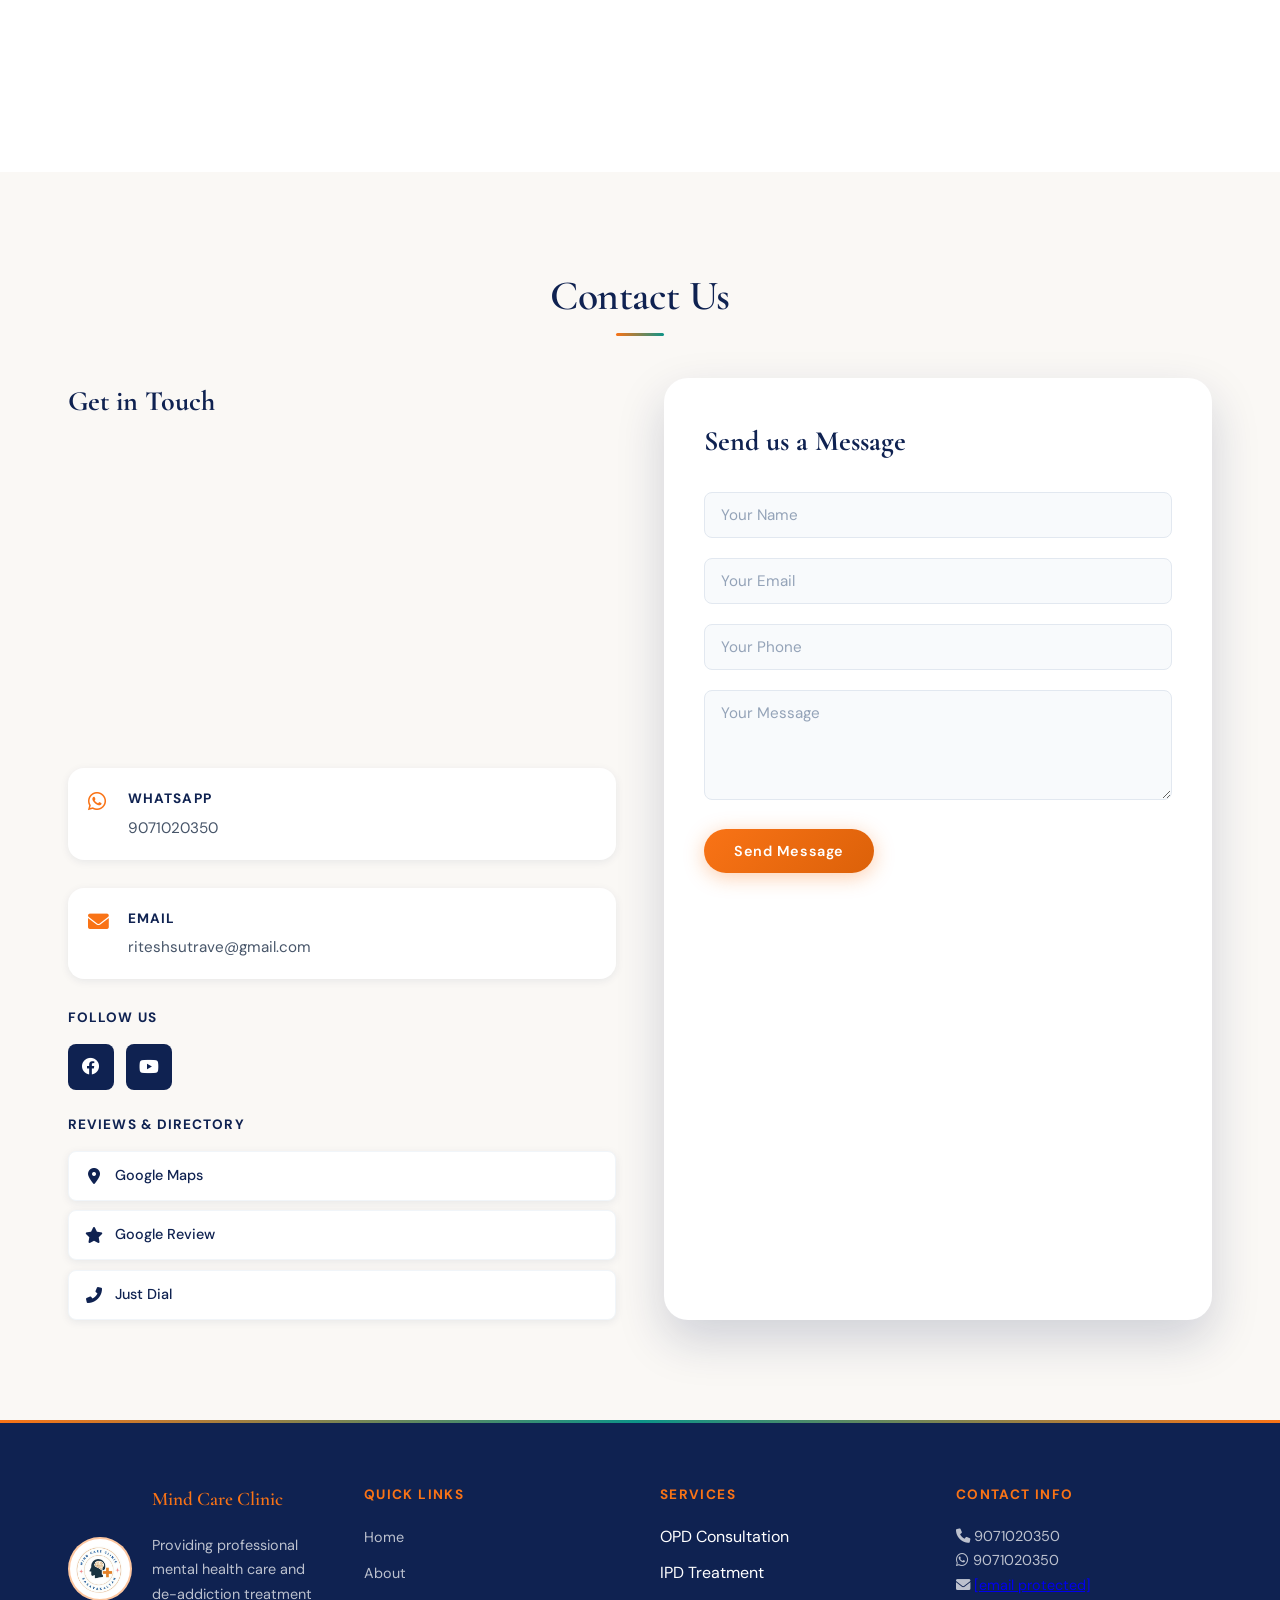
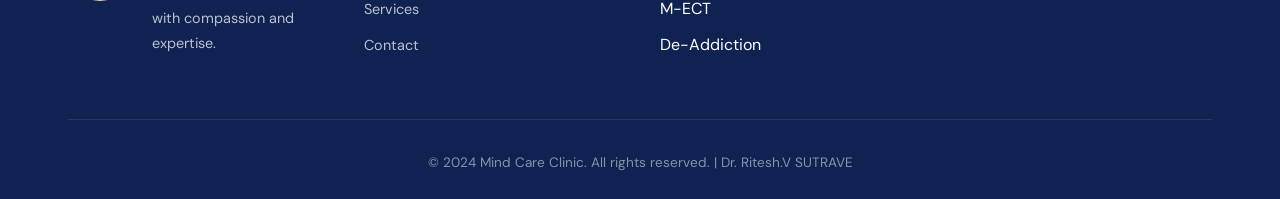
<file: index_backup_prototype.html>
<!DOCTYPE html>
<html lang="en">
<head>
    <meta charset="UTF-8">
    <meta name="viewport" content="width=device-width, initial-scale=1.0">
    <title>Mind Care Clinic - Dr. Ritesh.V SUTRAVE</title>
    <link rel="icon" type="image/jpeg" href="IMAGES.jpeg">
    <link rel="shortcut icon" type="image/jpeg" href="IMAGES.jpeg">
    <link rel="apple-touch-icon" href="IMAGES.jpeg">
    <link rel="stylesheet" href="styles1.css">
    <link href="https://cdnjs.cloudflare.com/ajax/libs/font-awesome/6.0.0/css/all.min.css" rel="stylesheet">
    <link href="https://fonts.googleapis.com/css2?family=DM+Sans:ital,opsz,wght@0,9..40,300;0,9..40,400;0,9..40,500;0,9..40,600;0,9..40,700;1,9..40,300&family=Cormorant+Garamond:ital,wght@0,400;0,500;0,600;0,700;1,400;1,500&display=swap" rel="stylesheet">
</head>
<body>
    <!-- Header -->
    <header class="header">
        <nav class="navbar">
            <div class="nav-container">
                <div class="nav-logo">
                    <img src="IMAGES.jpeg" alt="Mind Care Clinic Logo" class="logo-image">
                    <h2 class="clinic-name">MIND CARE CLINIC</h2>
                </div>
                <ul class="nav-menu">
                    <li><a href="#home" class="nav-link">Home</a></li>
                    <li><a href="#about" class="nav-link">About</a></li>
                    <li><a href="#services" class="nav-link">Services</a></li>
                    <li><a href="#gallery" class="nav-link">Gallery</a></li>
                    <li><a href="#testimonials" class="nav-link">Testimonials</a></li>
                    <li><a href="#contact" class="nav-link">Contact</a></li>
                </ul>
                <div class="hamburger">
                    <span class="bar"></span>
                    <span class="bar"></span>
                    <span class="bar"></span>
                </div>
            </div>
        </nav>
    </header>

    <!-- Hero Section -->
    <section id="home" class="hero">
        <div class="hero-content">
            <h1>Welcome to Mind Care Clinic</h1>
            <h2>DR. RITESH.V SUTRAVE</h2>
            <p>Consultant Neuro-Psychiatrist & De-Addiction Specialist</p>
            <div class="hero-buttons">
                <a href="https://www.eka.care/doctor/ritesh-v-1755359610" target="_blank" class="btn btn-primary">Book Appointment</a>
                <a href="#about" class="btn btn-secondary">Learn More</a>
                <a href="#contact" class="btn btn-secondary">Contact Us</a>
            </div>
        </div>
    </section>

    <!-- About Us Section -->
    <section id="about" class="about">
        <div class="container">
            <h2 class="section-title">About Dr. RITESH.V SUTRAVE</h2>
            <div class="about-content">
                <div class="about-image">
                    <div class="doctor-image">
                        <img src="c7aaaa7f-7267-43a4-838a-2a8f8734a4bb_20250815_230302_0000.jpg" alt="Dr. Ritesh.V SUTRAVE" class="doctor-photo">
                    </div>
                </div>
                <div class="about-text">
                    <h3>Consultant Neuro-Psychiatrist & De-Addiction Specialist</h3>
                    <div class="qualifications">
                        <h4>Qualifications:</h4>
                        <p><i class="fas fa-graduation-cap"></i> MBBS, MD</p>
                    </div>
                    <div class="specializations">
                        <h4>Specializations:</h4>
                        <ul>
                            <li>Neuro-Psychiatry</li>
                            <li>De-Addiction</li>
                            <li>Mental Health Counseling</li>
                            <li>Psychotherapy</li>
                            <li>M-ECT (Modified Electroconvulsive Therapy)</li>
                            <li>Sexual Problems</li>
                        </ul>
                    </div>
                    <p class="bio">
                        Dr. Ritesh.V Sutrave is a highly qualified and experienced neuro-psychiatrist 
                        specializing in mental health disorders and de-addiction treatment. With years 
                        of dedicated practice, Dr. SUTRAVE provides comprehensive care for patients 
                        suffering from various psychiatric conditions and addiction-related issues.
                    </p>
                </div>
            </div>
        </div>
    </section>

    <!-- Services Section -->
    <section id="services" class="services">
        <div class="container">
            <h2 class="section-title">Our Services</h2>
            <div class="services-grid">
                <div class="service-card">
                    <div class="service-icon">
                        <i class="fas fa-stethoscope"></i>
                    </div>
                    <h3>OPD Consultation</h3>
                    <p>Outpatient consultation for various psychiatric disorders including depression, 
                    anxiety, bipolar disorder, and other mental health conditions.</p>
                </div>
                <div class="service-card">
                    <div class="service-icon">
                        <i class="fas fa-hospital"></i>
                    </div>
                    <h3>IPD Treatment</h3>
                    <p>Inpatient treatment for severe psychiatric conditions requiring intensive 
                    care and monitoring in a controlled environment.</p>
                </div>
                <div class="service-card">
                    <div class="service-icon">
                        <i class="fas fa-brain"></i>
                    </div>
                    <h3>M-ECT</h3>
                    <p>Modified Electroconvulsive Therapy for treatment-resistant depression 
                    and other severe psychiatric conditions.</p>
                </div>
                <div class="service-card">
                    <div class="service-icon">
                        <i class="fas fa-comments"></i>
                    </div>
                    <h3>Counselling & Psychotherapy</h3>
                    <p>Professional counseling and psychotherapy sessions to help patients 
                    cope with mental health challenges and improve their quality of life.</p>
                </div>
                <div class="service-card">
                    <div class="service-icon">
                        <i class="fas fa-heart"></i>
                    </div>
                    <h3>De-Addiction Centre</h3>
                    <p>Comprehensive de-addiction treatment for alcohol, drug, and other 
                    substance abuse disorders with personalized care plans.</p>
                </div>
                <div class="service-card">
                    <div class="service-icon">
                        <i class="fas fa-users"></i>
                    </div>
                    <h3>Family Counseling</h3>
                    <p>Family therapy sessions to help families understand and support 
                    their loved ones through mental health recovery.</p>
                </div>
                <div class="service-card">
                    <div class="service-icon">
                        <i class="fas fa-heart"></i>
                    </div>
                    <h3>Sexual Problems Treatment</h3>
                    <p>Comprehensive treatment for sexual health issues including decreased libido, 
                    premature ejaculation, and erectile dysfunction with professional care.</p>
                </div>
            </div>
        </div>
    </section>

    <!-- Appointment Section -->
    <section id="appointment" class="appointment">
        <div class="container">
            <h2 class="section-title">Book Your Appointment</h2>
            <div class="eka-care-booking">
                <p class="booking-note">For online appointments, please visit our Eka Care profile:</p>
                <a href="https://www.eka.care/doctor/ritesh-v-1755359610" target="_blank" class="btn btn-primary eka-btn">
                    <i class="fas fa-calendar-check"></i> Book Online Appointment
                </a>
            </div>
            <div class="appointment-content">
                <div class="appointment-info">
                    <h3>Consultation Hours</h3>
                    <div class="timing">
                        <p><strong>Monday - Saturday:</strong></p>
                        <p>Morning: 1:00 PM - 3:00 PM</p>
                        <p>Evening: 6:00 PM - 9:00 PM</p>
                        <p><strong>Sunday - Online Consultation:</strong></p>
                        <p>11:00 AM - 3:00 PM (Appointment only)</p>
                    </div>
                    <div class="contact-info">
                        <p><i class="fas fa-phone"></i> Call: 9071020350</p>
                        <p><i class="fab fa-whatsapp"></i> WhatsApp: 9071020350</p>
                        <p><i class="fas fa-envelope"></i> Email: <a href="/cdn-cgi/l/email-protection" class="__cf_email__" data-cfemail="e5978c9180968d96909197849380a58288848c89cb868a88">[email&#160;protected]</a></p>
                    </div>
                </div>
                <div class="appointment-form">
                    <form id="appointmentForm">
                        <div class="form-group">
                            <input type="text" id="name" name="name" placeholder="Full Name" required>
                        </div>
                        <div class="form-group">
                            <input type="tel" id="phone" name="phone" placeholder="Phone Number" required>
                        </div>
                        <div class="form-group">
                            <input type="email" id="email" name="email" placeholder="Email Address">
                        </div>
                        <div class="form-group">
                            <select id="service" name="service" required>
                                <option value="">Select Service</option>
                                <option value="opd">OPD Consultation</option>
                                <option value="ipd">IPD Treatment</option>
                                <option value="m-ect">M-ECT</option>
                                <option value="counselling">Counselling & Psychotherapy</option>
                                <option value="de-addiction">De-Addiction Treatment</option>
                                <option value="sexual-problems">Sexual Problems Treatment</option>
                            </select>
                        </div>
                        <div class="form-group">
                            <input type="date" id="date" name="date" required>
                        </div>
                        <div class="form-group">
                            <select id="time" name="time" required>
                                <option value="">Select Time</option>
                                <option value="13:00">1:00 PM</option>
                                <option value="14:00">2:00 PM</option>
                                <option value="18:00">6:00 PM</option>
                                <option value="19:00">7:00 PM</option>
                                <option value="20:00">8:00 PM</option>
                            </select>
                        </div>
                        <div class="form-group">
                            <textarea id="message" name="message" placeholder="Additional Information"></textarea>
                        </div>
                        <button type="submit" class="btn btn-primary">Book Appointment</button>
                    </form>
                </div>
            </div>
        </div>
    </section>

    <!-- Waiting Area -->
    <section class="waiting-area">
        <div class="container">
            <h2 class="section-title">Patient Waiting Area</h2>
            <div class="waiting-content">
                <div class="waiting-info">
                    <h3>Current Status</h3>
                    <div class="status-table">
                        <table>
                            <thead>
                                <tr>
                                    <th>Status</th>
                                    <th>Details</th>
                                </tr>
                            </thead>
                            <tbody>
                                <tr>
                                    <td><strong>Currently Consulting:</strong></td>
                                    <td id="currentPatient">Patient #001 - Rahul Sharma</td>
                                </tr>
                                <tr>
                                    <td><strong>Next in Queue:</strong></td>
                                    <td id="nextPatient">Patient #002 - Priya Patel</td>
                                </tr>
                                <tr>
                                    <td><strong>Estimated Wait:</strong></td>
                                    <td id="waitTime">15 minutes</td>
                                </tr>
                            </tbody>
                        </table>
                    </div>
                </div>
                <div class="waiting-tips">
                    <h3>While You Wait</h3>
                    <div class="tips-table">
                        <table>
                            <thead>
                                <tr>
                                    <th>No.</th>
                                    <th>Guidelines</th>
                                </tr>
                            </thead>
                            <tbody>
                                <tr>
                                    <td class="number">1</td>
                                    <td>Please maintain social distancing</td>
                                </tr>
                                <tr>
                                    <td class="number">2</td>
                                    <td>Wear your mask properly</td>
                                </tr>
                                <tr>
                                    <td class="number">3</td>
                                    <td>Keep your documents ready</td>
                                </tr>
                                <tr>
                                    <td class="number">4</td>
                                    <td>Stay calm and relaxed</td>
                                </tr>
                            </tbody>
                        </table>
                    </div>
                </div>
            </div>
        </div>
    </section>

    <!-- Gallery Section -->
    <section id="gallery" class="gallery">
        <div class="container">
            <h2 class="section-title">Clinic Gallery</h2>
            <div class="gallery-grid">
                <div class="gallery-item">
                    <img src="20250815_132217.jpg" alt="Mind Care Clinic Waiting Area" class="gallery-image">
                    <div class="gallery-overlay">
                        <p>Mind Care Clinic Waiting Area</p>
                    </div>
                </div>
                <div class="gallery-item">
                    <img src="20250815_133002(1)(1) (1).jpg" alt="Mind Care Clinic Exterior View" class="gallery-image">
                    <div class="gallery-overlay">
                        <p>Mind Care Clinic Exterior View</p>
                    </div>
                </div>
                <div class="gallery-item">
                    <img src="IMG-20250815-WA0009.jpg" alt="Mind Care Clinic Treatment Room" class="gallery-image">
                    <div class="gallery-overlay">
                        <p>Mind Care Clinic Treatment Room</p>
                    </div>
                </div>
                <div class="gallery-item">
                    <img src="WhatsApp Image 2025-08-16 at 11.07.18 AM (1).jpeg" alt="Mind Care Clinic Services & Symptoms" class="gallery-image">
                    <div class="gallery-overlay">
                        <p>Mind Care Clinic Services & Symptoms</p>
                    </div>
                </div>
            </div>
        </div>
    </section>

    <!-- Ratings & Testimonials Section -->
    <section id="testimonials" class="testimonials">
        <div class="container">
            <h2 class="section-title">Patient Testimonials & Ratings</h2>
            <div class="ratings-summary">
                <div class="overall-rating">
                    <h3>Overall Rating</h3>
                    <div class="stars">
                        <i class="fas fa-star"></i>
                        <i class="fas fa-star"></i>
                        <i class="fas fa-star"></i>
                        <i class="fas fa-star"></i>
                        <i class="fas fa-star"></i>
                    </div>
                    <p>4.8/5.0 (Based on 127 reviews)</p>
                </div>
                <div class="rating-breakdown">
                    <div class="rating-item">
                        <span>5 Stars</span>
                        <div class="rating-bar">
                            <div class="rating-fill" style="width: 85%"></div>
                        </div>
                        <span>85%</span>
                    </div>
                    <div class="rating-item">
                        <span>4 Stars</span>
                        <div class="rating-bar">
                            <div class="rating-fill" style="width: 12%"></div>
                        </div>
                        <span>12%</span>
                    </div>
                    <div class="rating-item">
                        <span>3 Stars</span>
                        <div class="rating-bar">
                            <div class="rating-fill" style="width: 2%"></div>
                        </div>
                        <span>2%</span>
                    </div>
                    <div class="rating-item">
                        <span>2 Stars</span>
                        <div class="rating-bar">
                            <div class="rating-fill" style="width: 1%"></div>
                        </div>
                        <span>1%</span>
                    </div>
                </div>
            </div>
            <div class="testimonials-grid">
                <div class="testimonial-card">
                    <div class="testimonial-header">
                        <div class="patient-info">
                            <h4>Rahul Sharma</h4>
                            <div class="stars">
                                <i class="fas fa-star"></i>
                                <i class="fas fa-star"></i>
                                <i class="fas fa-star"></i>
                                <i class="fas fa-star"></i>
                                <i class="fas fa-star"></i>
                            </div>
                        </div>
                    </div>
                    <p>"Dr. SUTRAVE helped me overcome my depression with his expert treatment. 
                    The counseling sessions were very effective and I'm feeling much better now."</p>
                </div>
                <div class="testimonial-card">
                    <div class="testimonial-header">
                        <div class="patient-info">
                            <h4>Priya Patel</h4>
                            <div class="stars">
                                <i class="fas fa-star"></i>
                                <i class="fas fa-star"></i>
                                <i class="fas fa-star"></i>
                                <i class="fas fa-star"></i>
                                <i class="fas fa-star"></i>
                            </div>
                        </div>
                    </div>
                    <p>"Excellent de-addiction treatment. Dr. SUTRAVE's approach is very professional 
                    and caring. My family is grateful for his help in my recovery journey."</p>
                </div>
                <div class="testimonial-card">
                    <div class="testimonial-header">
                        <div class="patient-info">
                            <h4>Vikram Singh</h4>
                            <div class="stars">
                                <i class="fas fa-star"></i>
                                <i class="fas fa-star"></i>
                                <i class="fas fa-star"></i>
                                <i class="fas fa-star"></i>
                                <i class="fas fa-star"></i>
                            </div>
                        </div>
                    </div>
                    <p>"The M-ECT treatment was very effective for my condition. Dr. SUTRAVE explained 
                    everything clearly and made me feel comfortable throughout the process."</p>
                </div>
            </div>
        </div>
    </section>

    <!-- Contact Section -->
    <section id="contact" class="contact">
        <div class="container">
            <h2 class="section-title">Contact Us</h2>
            <div class="contact-content">
                <div class="contact-info">
                    <h3>Get in Touch</h3>
                    <div class="contact-item">
                        <i class="fas fa-map-marker-alt"></i>
                        <div>
                            <h4>Address</h4>
                            <p>MIND CARE CLINIC<br>
                            NEAR PATIL HOSPITAL<br>
                            SHIVPUR ROAD<br>
                            BASAVAKALYAN 585327</p>
                        </div>
                    </div>
                    <div class="contact-item">
                        <i class="fas fa-phone"></i>
                        <div>
                            <h4>Phone</h4>
                            <p>9071020350</p>
                        </div>
                    </div>
                    <div class="contact-item">
                        <i class="fab fa-whatsapp"></i>
                        <div>
                            <h4>WhatsApp</h4>
                            <p>9071020350</p>
                        </div>
                    </div>
                    <div class="contact-item">
                        <i class="fas fa-envelope"></i>
                        <div>
                            <h4>Email</h4>
                            <p>riteshsutrave@gmail.com</p>
                        </div>
                    </div>
                    <div class="social-links">
                        <h4>Follow Us</h4>
                        <div class="social-icons">
                            <a href="https://www.facebook.com/share/14KYv9HUdoY/" target="_blank">
                                <i class="fab fa-facebook"></i>
                            </a>
                            <a href="https://youtube.com/@riteshsutrave?si=avN6V1nt9PiWTA8W" target="_blank">
                                <i class="fab fa-youtube"></i>
                            </a>
                        </div>
                    </div>
                    <div class="review-links">
                        <h4>Reviews & Directory</h4>
                        <div class="review-icons">
                            <a href="https://share.google/ZtCr8SRaLQyjdTlxN" target="_blank" class="review-link">
                                <i class="fas fa-map-marker-alt"></i>
                                <span>Google Maps</span>
                            </a>
                            <a href="https://g.page/r/CQqnRxoGOZ3PEBM/review" target="_blank" class="review-link">
                                <i class="fas fa-star"></i>
                                <span>Google Review</span>
                            </a>
                            <a href="https://jsdl.in/RSL-VDW1755246644" target="_blank" class="review-link">
                                <i class="fas fa-phone-alt"></i>
                                <span>Just Dial</span>
                            </a>
                        </div>
                    </div>
                </div>
                <div class="contact-form">
                    <h3>Send us a Message</h3>
                    <form id="contactForm">
                        <div class="form-group">
                            <input type="text" id="contactName" name="contactName" placeholder="Your Name" required>
                        </div>
                        <div class="form-group">
                            <input type="email" id="contactEmail" name="contactEmail" placeholder="Your Email" required>
                        </div>
                        <div class="form-group">
                            <input type="tel" id="contactPhone" name="contactPhone" placeholder="Your Phone">
                        </div>
                        <div class="form-group">
                            <textarea id="contactMessage" name="contactMessage" placeholder="Your Message" required></textarea>
                        </div>
                        <button type="submit" class="btn btn-primary">Send Message</button>
                    </form>
                </div>
            </div>
        </div>
    </section>

    <!-- Footer -->
    <footer class="footer">
        <div class="container">
            <div class="footer-content">
                <div class="footer-section">
                    <div class="footer-logo-container">
                        <img src="IMAGES.jpeg" alt="Mind Care Clinic Logo" class="footer-logo">
                        <div class="footer-text">
                            <h3>Mind Care Clinic</h3>
                            <p>Providing professional mental health care and de-addiction treatment 
                            with compassion and expertise.</p>
                        </div>
                    </div>
                </div>
                <div class="footer-section">
                    <h4>Quick Links</h4>
                    <ul>
                        <li><a href="#home">Home</a></li>
                        <li><a href="#about">About</a></li>
                        <li><a href="#services">Services</a></li>
                        <li><a href="#contact">Contact</a></li>
                    </ul>
                </div>
                <div class="footer-section">
                    <h4>Services</h4>
                    <ul>
                        <li>OPD Consultation</li>
                        <li>IPD Treatment</li>
                        <li>M-ECT</li>
                        <li>De-Addiction</li>
                    </ul>
                </div>
                <div class="footer-section">
                    <h4>Contact Info</h4>
                    <p><i class="fas fa-phone"></i> 9071020350</p>
                    <p><i class="fab fa-whatsapp"></i> 9071020350</p>
                    <p><i class="fas fa-envelope"></i> <a href="/cdn-cgi/l/email-protection" class="__cf_email__" data-cfemail="ccbea5b8a9bfa4bfb9b8beadbaa98caba1ada5a0e2afa3a1">[email&#160;protected]</a></p>
                </div>
            </div>
            <div class="footer-bottom">
                <p>&copy; 2024 Mind Care Clinic. All rights reserved. | Dr. Ritesh.V SUTRAVE</p>
            </div>
        </div>
    </footer>

    <!-- Floating Contact Buttons -->
    <div class="floating-contact">
        <a href="https://www.eka.care/doctor/ritesh-v-1755359610" target="_blank" class="floating-btn appointment-btn" title="Book Appointment">
            <i class="fas fa-calendar-check"></i>
        </a>
        <a href="https://wa.me/919071020350" target="_blank" class="floating-btn whatsapp-btn" title="WhatsApp">
            <i class="fab fa-whatsapp"></i>
        </a>
        <a href="tel:9071020350" class="floating-btn call-btn" title="Call Now">
            <i class="fas fa-phone"></i>
        </a>
        <a href="https://g.page/r/CQqnRxoGOZ3PEBM/review" target="_blank" class="floating-btn review-btn" title="Google Review">
            <i class="fas fa-star"></i>
        </a>
                <a href="https://share.google/ZtCr8SRaLQyjdTlxN" target="_blank" class="floating-btn google-btn" title="Google Maps">
            <i class="fas fa-map-marker-alt"></i>
        </a>
        <button class="floating-btn scroll-top-btn" id="scrollTopBtn" title="Back to Top" onclick="window.scrollTo({top:0,behavior:'smooth'})">
            <i class="fas fa-chevron-up"></i>
        </button>
    </div>

    <script>
        // Hamburger Menu
        const hamburger = document.querySelector('.hamburger');
        const navMenu = document.querySelector('.nav-menu');
        hamburger.addEventListener('click', () => {
            hamburger.classList.toggle('active');
            navMenu.classList.toggle('active');
        });
        document.querySelectorAll('.nav-link').forEach(link => {
            link.addEventListener('click', () => {
                hamburger.classList.remove('active');
                navMenu.classList.remove('active');
            });
        });

        // Scroll-based header class
        const header = document.querySelector('.header');
        window.addEventListener('scroll', () => {
            if (window.scrollY > 50) {
                header.classList.add('scrolled');
            } else {
                header.classList.remove('scrolled');
            }
        });

        // Scroll-to-top button
        const scrollTopBtn = document.getElementById('scrollTopBtn');
        window.addEventListener('scroll', () => {
            if (window.scrollY > 400) {
                scrollTopBtn.classList.add('show');
            } else {
                scrollTopBtn.classList.remove('show');
            }
        });

        // Animate elements on scroll
        const observer = new IntersectionObserver((entries) => {
            entries.forEach(entry => {
                if (entry.isIntersecting) {
                    entry.target.classList.add('loaded');
                }
            });
        }, { threshold: 0.1 });

        document.querySelectorAll('.loading').forEach(el => observer.observe(el));

        // Appointment Form
        const appointmentForm = document.getElementById('appointmentForm');
        if (appointmentForm) {
            appointmentForm.addEventListener('submit', function(e) {
                e.preventDefault();
                const name = document.getElementById('name').value;
                const phone = document.getElementById('phone').value;
                const service = document.getElementById('service').value;
                const date = document.getElementById('date').value;
                const time = document.getElementById('time').value;
                const message = document.getElementById('message').value;
                const whatsappMsg = encodeURIComponent(
                    `Hello Dr. SUTRAVE,\n\nI would like to book an appointment.\n\nName: ${name}\nPhone: ${phone}\nService: ${service}\nDate: ${date}\nTime: ${time}\nMessage: ${message}`
                );
                window.open(`https://wa.me/919071020350?text=${whatsappMsg}`, '_blank');
            });
        }

        // Contact Form
        const contactForm = document.getElementById('contactForm');
        if (contactForm) {
            contactForm.addEventListener('submit', function(e) {
                e.preventDefault();
                const name = document.getElementById('contactName').value;
                const email = document.getElementById('contactEmail').value;
                const phone = document.getElementById('contactPhone').value;
                const msg = document.getElementById('contactMessage').value;
                const whatsappMsg = encodeURIComponent(
                    `Hello Dr. SUTRAVE,\n\nNew message from website:\n\nName: ${name}\nEmail: ${email}\nPhone: ${phone}\nMessage: ${msg}`
                );
                window.open(`https://wa.me/919071020350?text=${whatsappMsg}`, '_blank');
            });
        }

        // Hamburger animation
        hamburger.addEventListener('click', function() {
            const bars = this.querySelectorAll('.bar');
            this.classList.toggle('active');
            if (this.classList.contains('active')) {
                bars[0].style.transform = 'rotate(-45deg) translate(-5px, 6px)';
                bars[1].style.opacity = '0';
                bars[2].style.transform = 'rotate(45deg) translate(-5px, -6px)';
            } else {
                bars[0].style.transform = '';
                bars[1].style.opacity = '';
                bars[2].style.transform = '';
            }
        });

        // Add loading class to animatable elements
        document.querySelectorAll('.service-card, .testimonial-card, .gallery-item, .contact-item').forEach(el => {
            el.classList.add('loading');
            observer.observe(el);
        });

        // Set min date for appointment form
        const dateInput = document.getElementById('date');
        if (dateInput) {
            const today = new Date().toISOString().split('T')[0];
            dateInput.setAttribute('min', today);
        }
    </script>
</body>
</html>
</file>
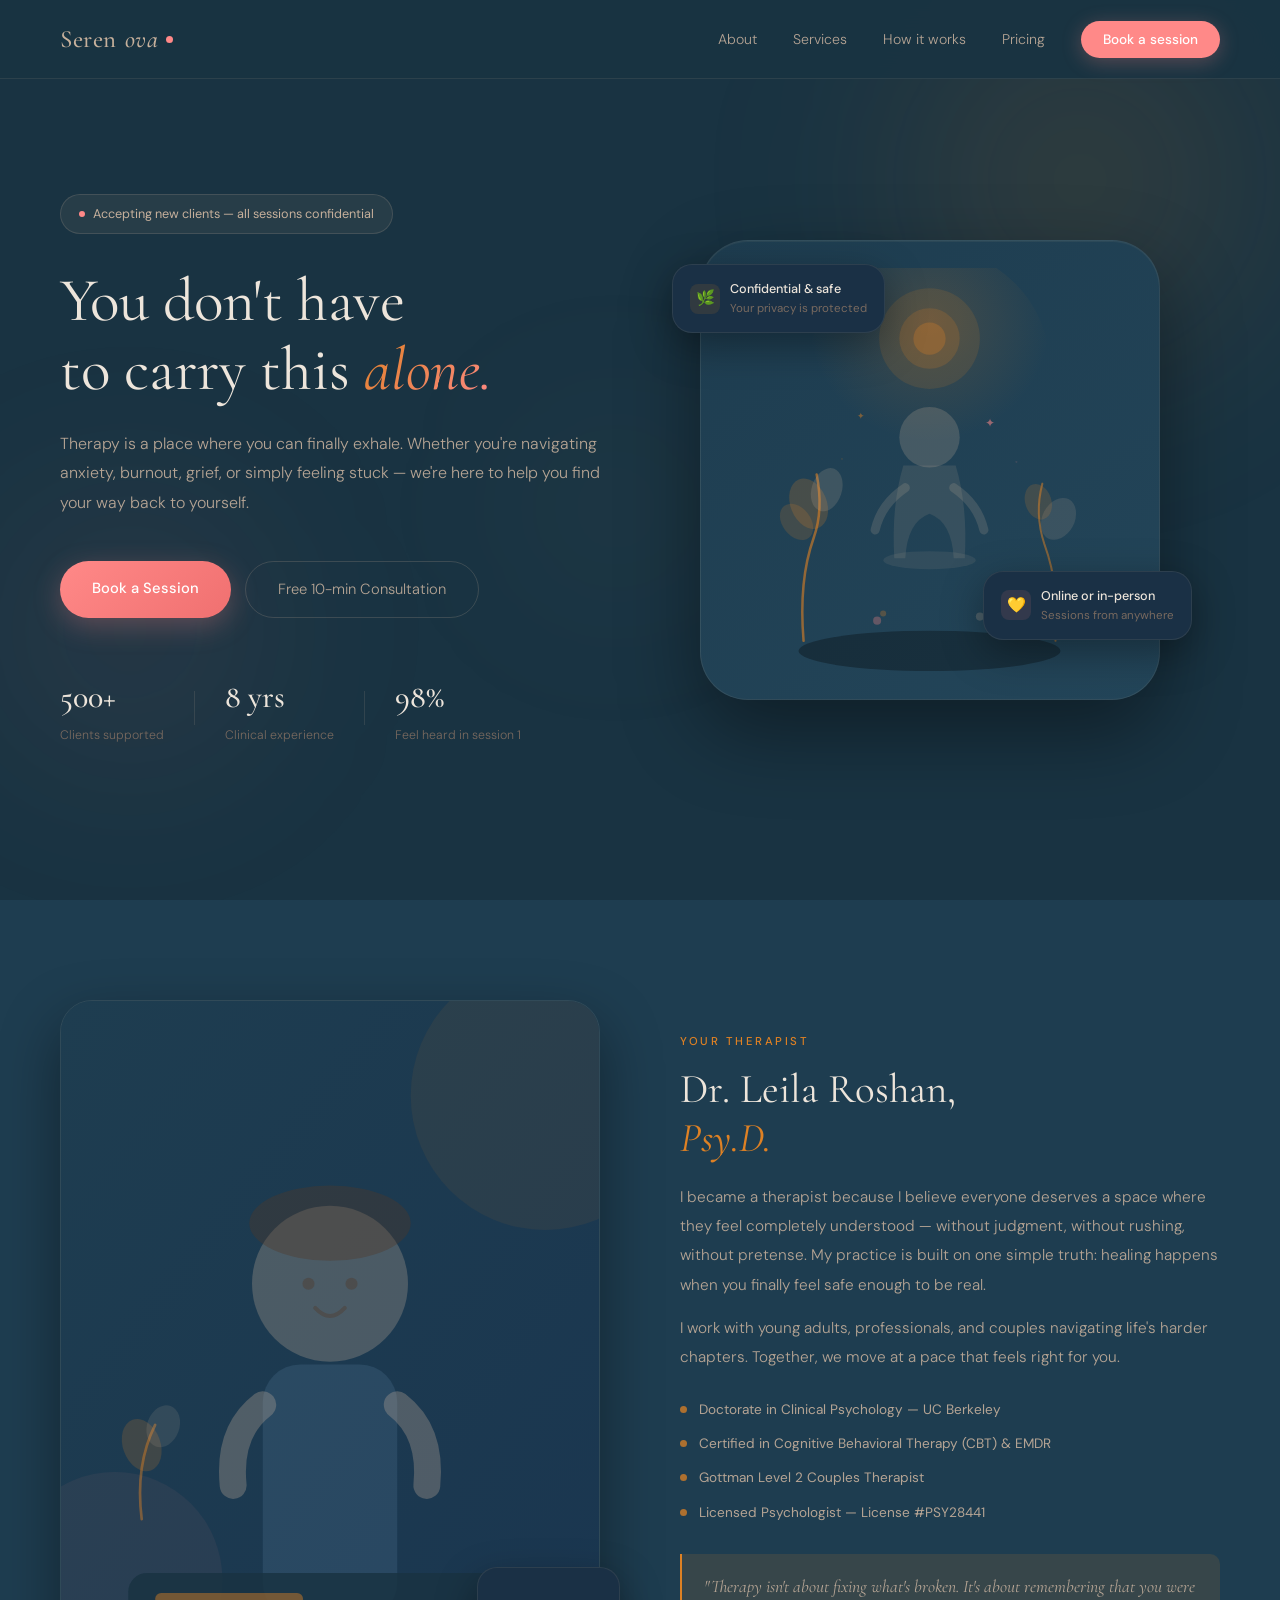
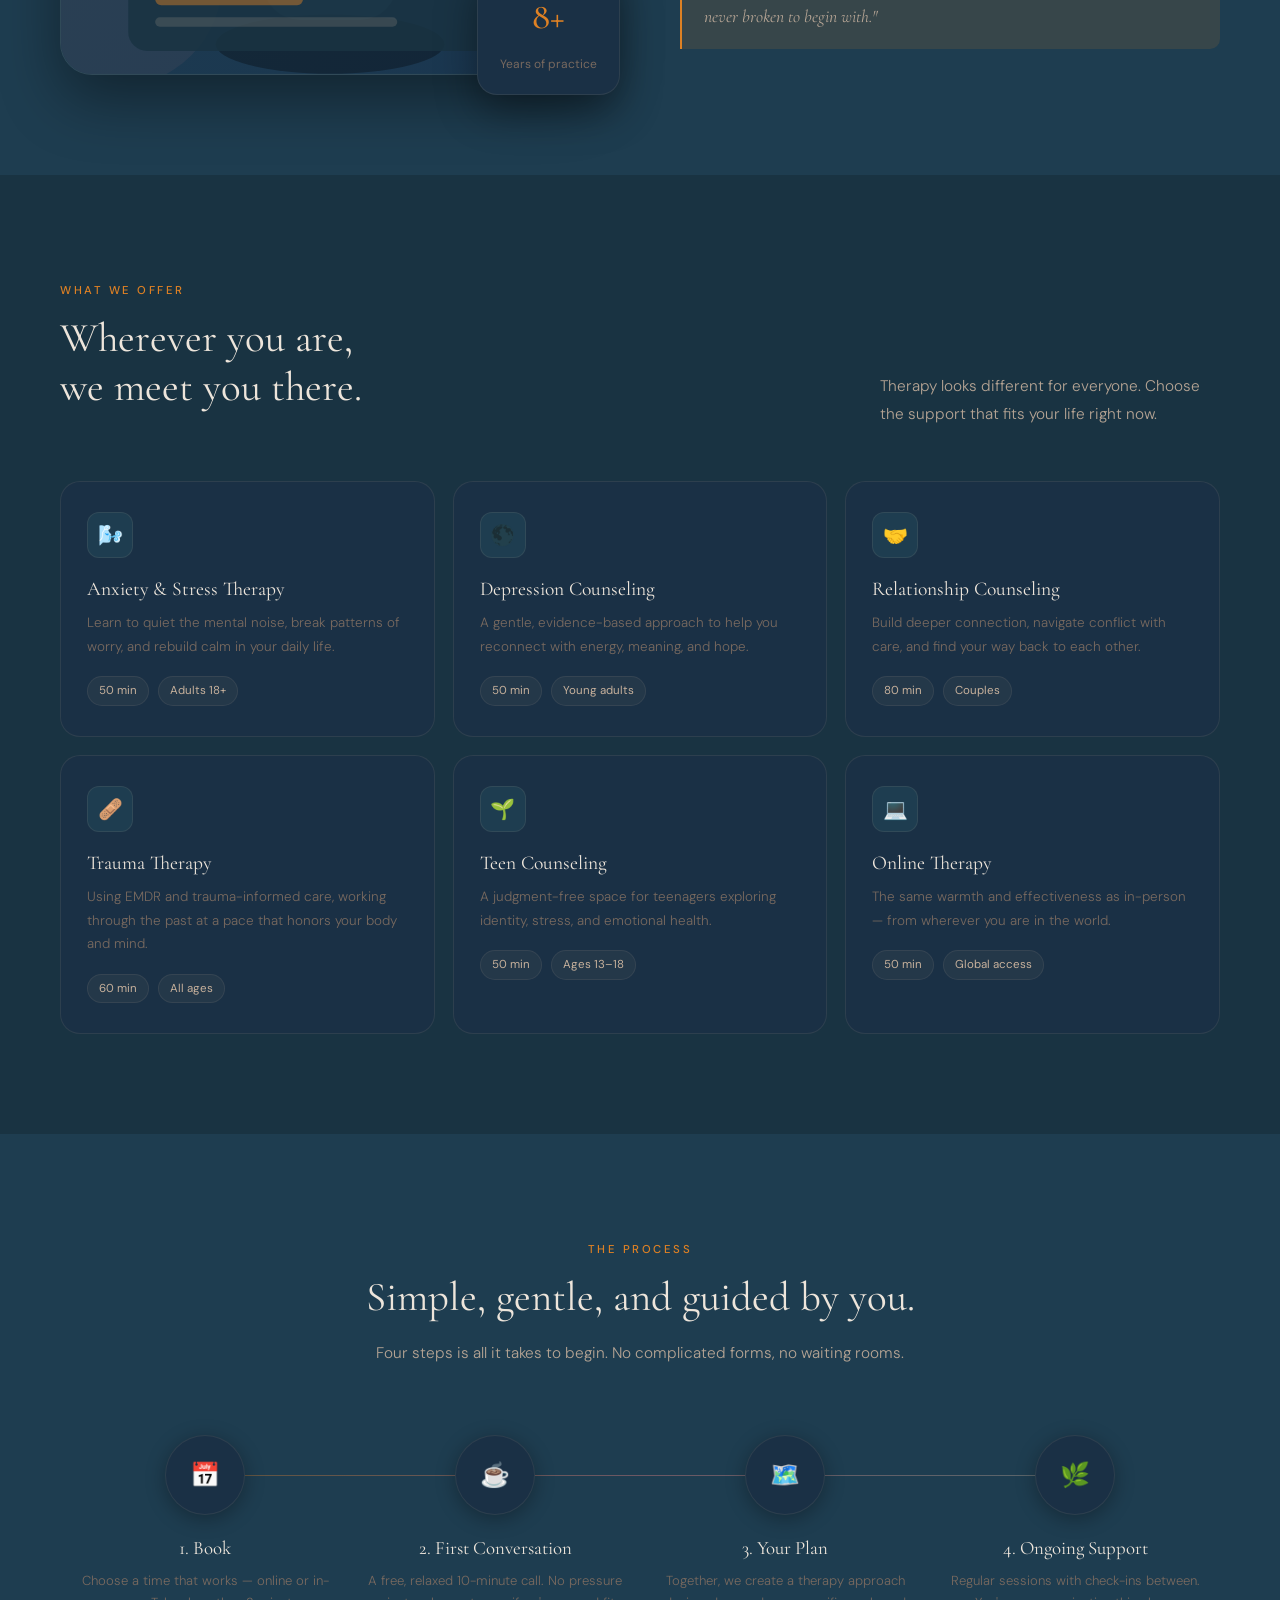
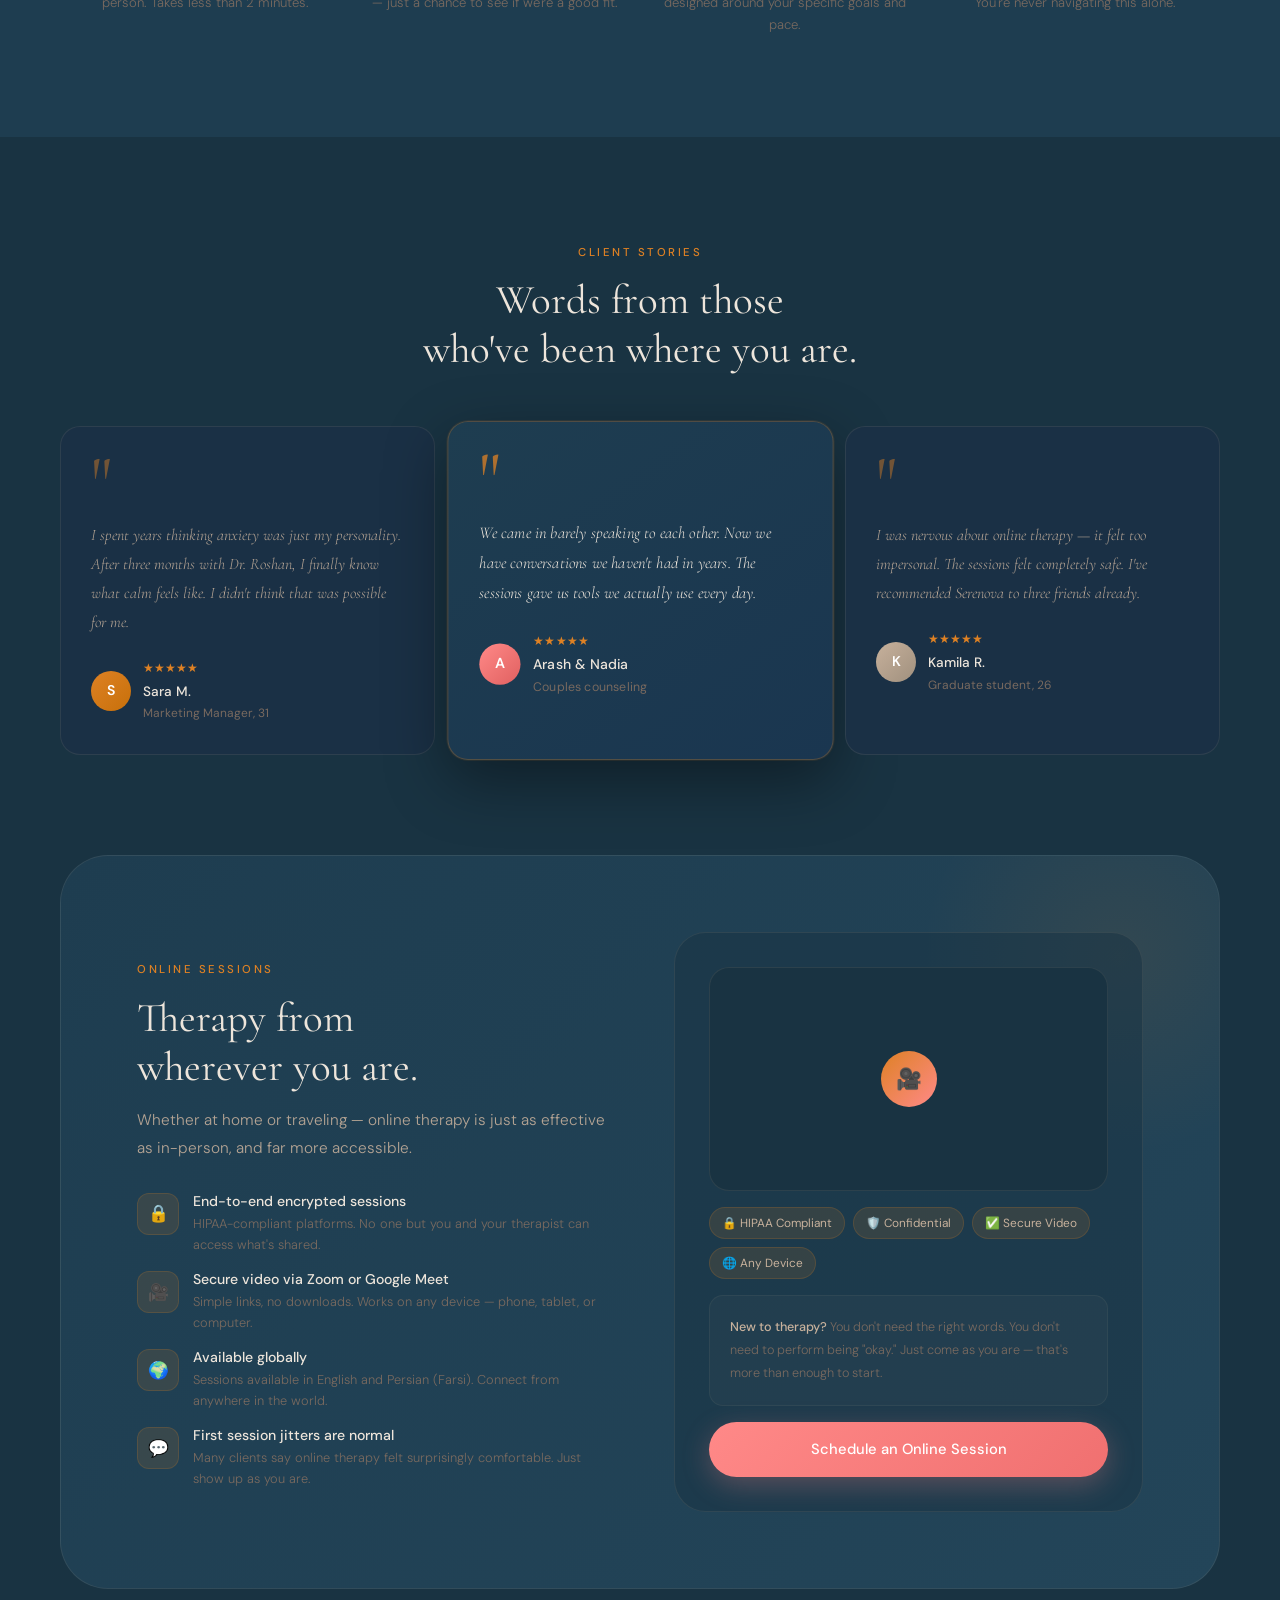
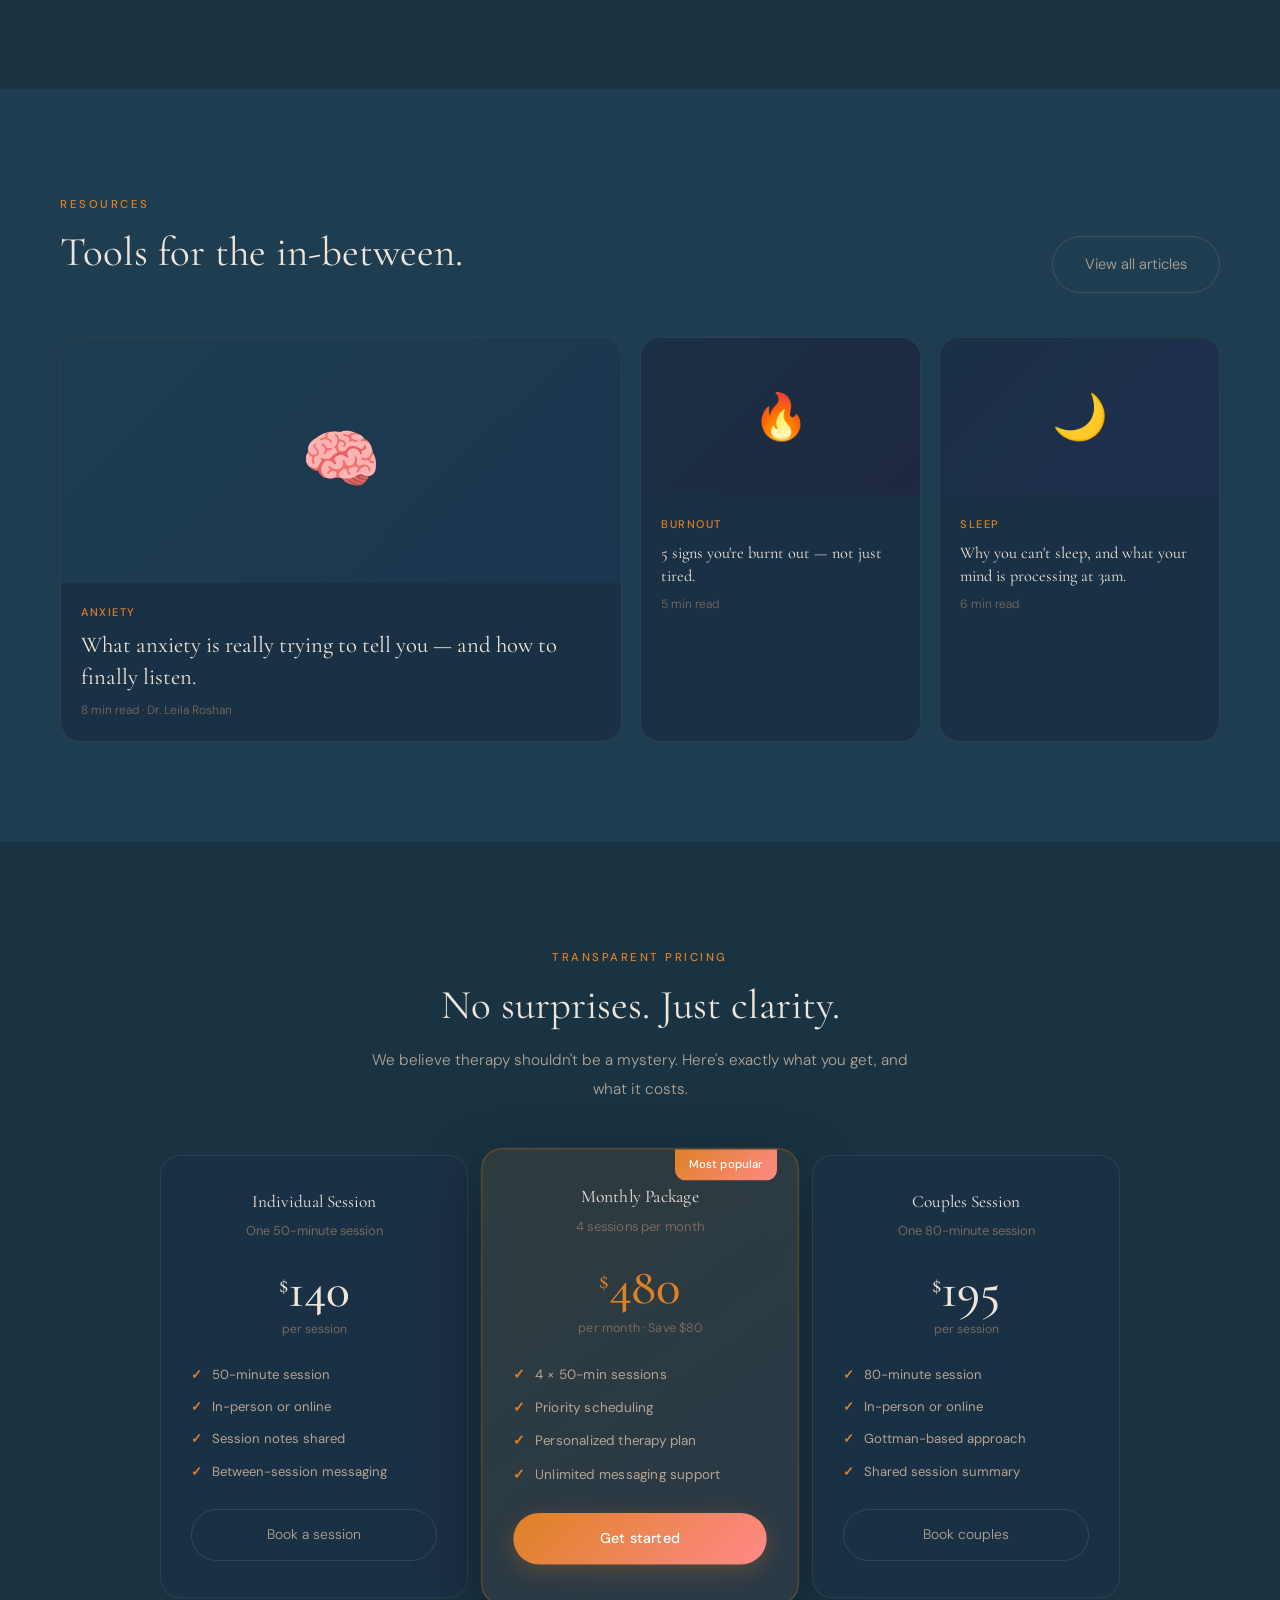
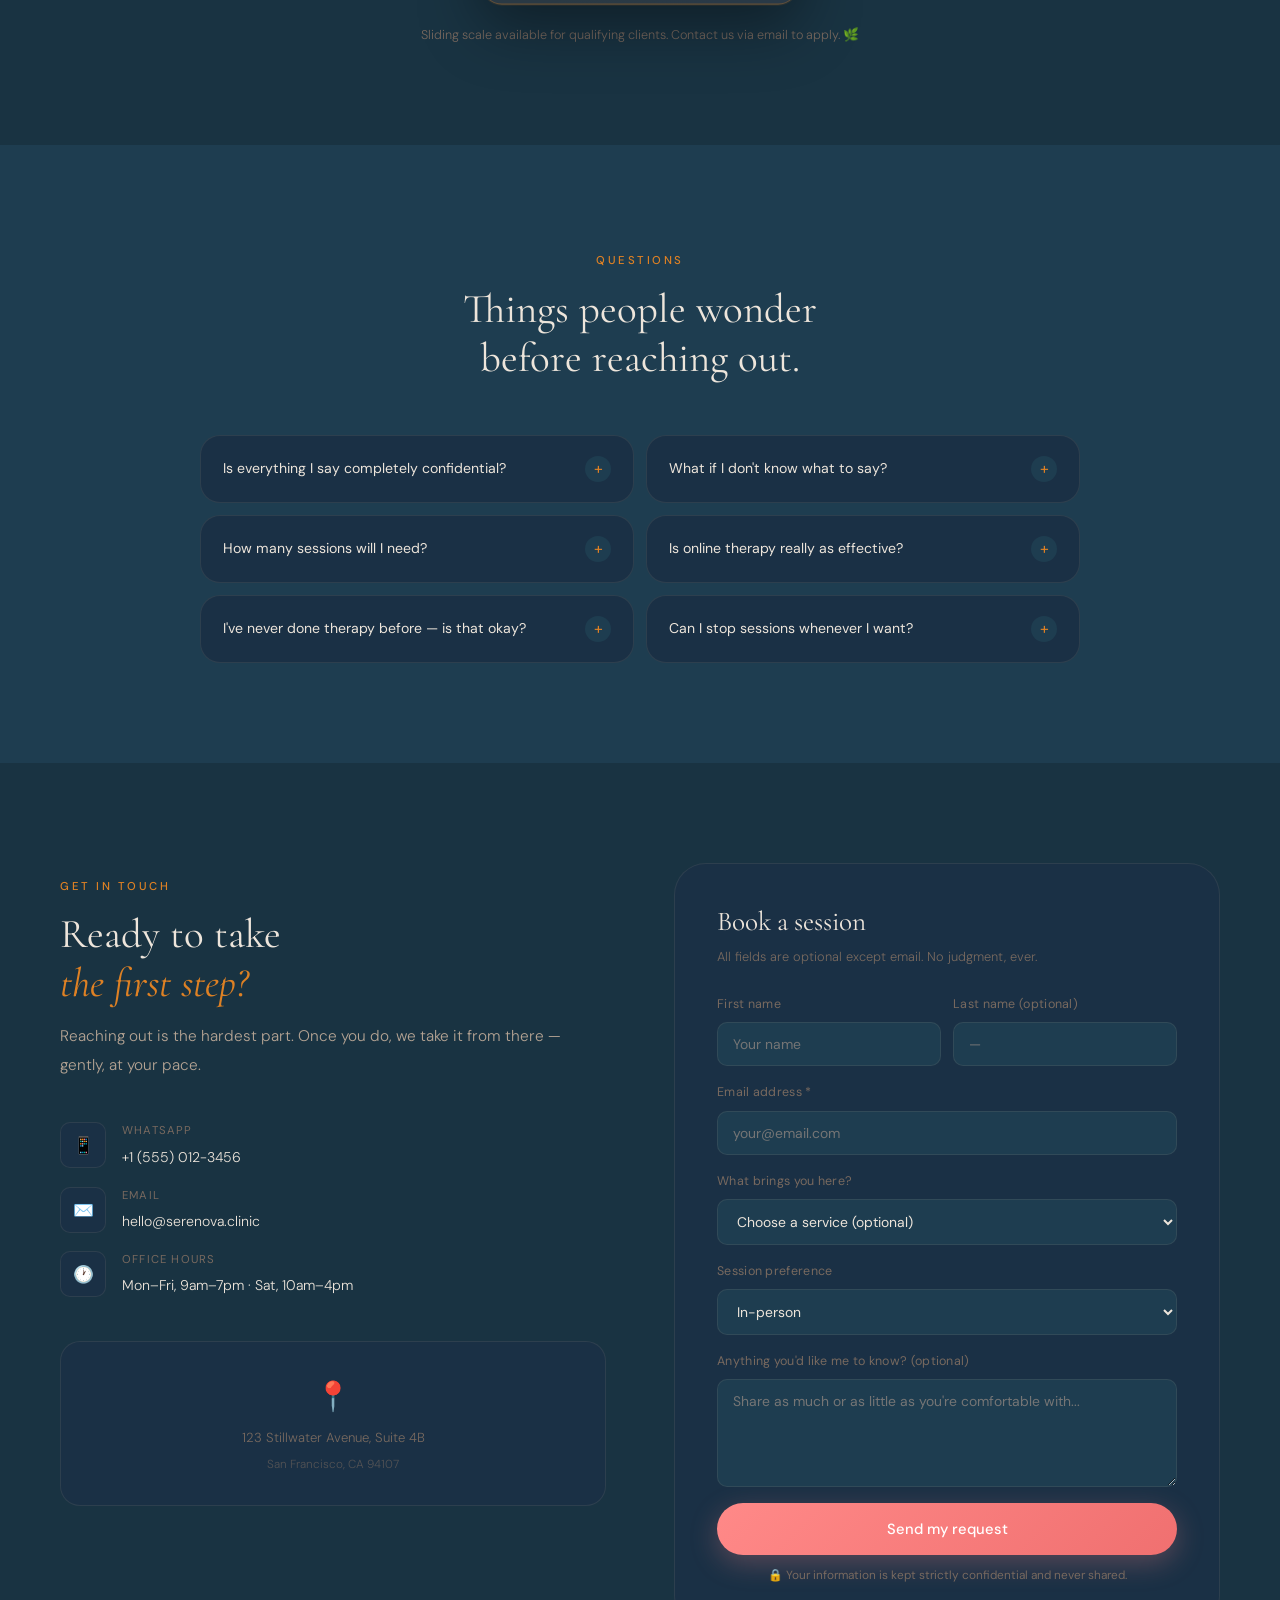
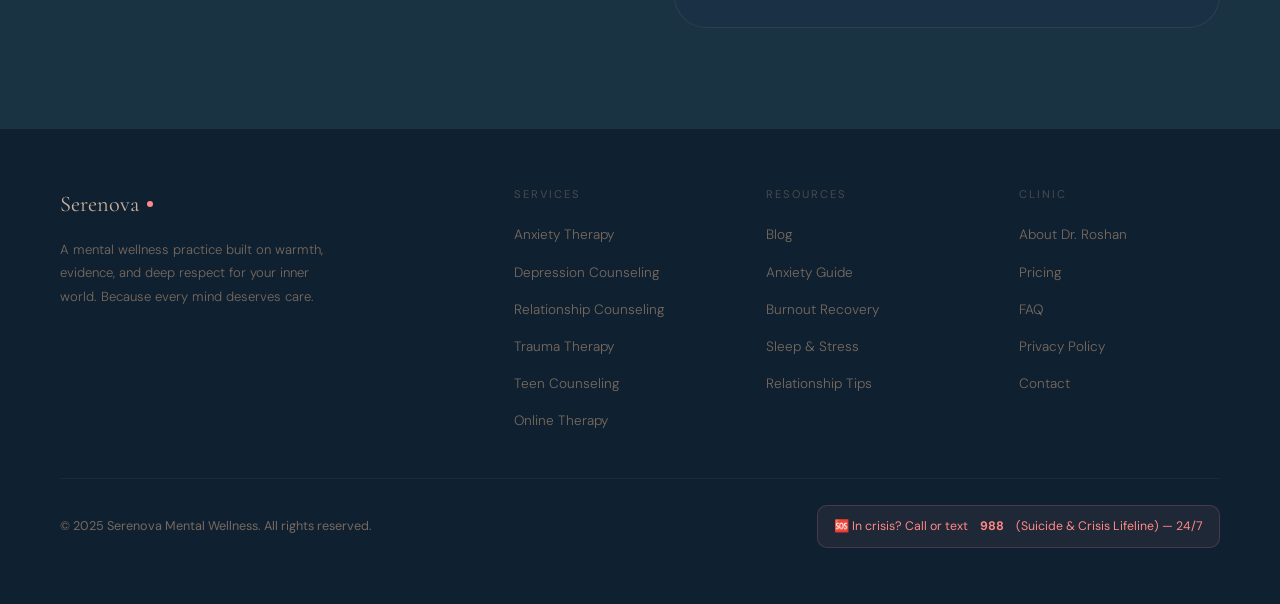
<file: other sample/index2.html>
<!DOCTYPE html>
<html lang="en">
<head>
<meta charset="UTF-8">
<meta name="viewport" content="width=device-width, initial-scale=1.0">
<title>Serenova — Mental Wellness & Therapy</title>
<link rel="preconnect" href="https://fonts.googleapis.com">
<link href="https://fonts.googleapis.com/css2?family=Cormorant+Garamond:ital,wght@0,300;0,400;0,500;1,300;1,400&family=DM+Sans:ital,opsz,wght@0,9..40,300;0,9..40,400;0,9..40,500;1,9..40,300&display=swap" rel="stylesheet">
<style>
  /* ─────────────────────────────────────────────────────────────
     BRAND PALETTE — least to most space used:
     #c7b19c  — sand/caramel  → tiny accent pops (smallest use)
     #ff8988  — coral rose    → CTAs, key buttons
     #de8124  — warm amber    → icons, highlights, section tags
     #193342  — deep navy     → dominant background (most space)
  ───────────────────────────────────────────────────────────── */
  :root {
    --navy:        #193342;
    --navy-mid:    #1e3d50;
    --navy-light:  #234559;
    --navy-card:   #1a3045;
    --navy-border: rgba(199,177,156,0.11);
    --amber:       #de8124;
    --amber-dim:   rgba(222,129,36,0.13);
    --amber-glow:  rgba(222,129,36,0.28);
    --coral:       #ff8988;
    --coral-dim:   rgba(255,137,136,0.13);
    --coral-glow:  rgba(255,137,136,0.28);
    --sand:        #c7b19c;
    --sand-dim:    rgba(199,177,156,0.08);
    --text-bright: #ede5db;
    --text-mid:    #b5a494;
    --text-muted:  #78695f;
    --r-sm: 10px; --r-md: 20px; --r-lg: 32px; --r-xl: 48px;
  }

  * { margin:0; padding:0; box-sizing:border-box; }
  html { scroll-behavior:smooth; }

  body {
    font-family:'DM Sans',sans-serif;
    background:var(--navy);
    color:var(--text-bright);
    overflow-x:hidden;
    line-height:1.7;
  }

  h1,h2,h3,h4 {
    font-family:'Cormorant Garamond',serif;
    line-height:1.2;
    font-weight:400;
  }

  /* NAV */
  nav {
    position:fixed; top:0; left:0; right:0; z-index:100;
    padding:18px 60px;
    display:flex; align-items:center; justify-content:space-between;
    background:rgba(25,51,66,0.9);
    backdrop-filter:blur(24px);
    border-bottom:1px solid var(--navy-border);
    transition:all 0.3s ease;
  }
  .nav-logo {
    font-family:'Cormorant Garamond',serif;
    font-size:1.55rem; font-weight:500;
    color:var(--sand); letter-spacing:0.5px;
    text-decoration:none;
    display:flex; align-items:center; gap:8px;
  }
  .nav-logo-dot {
    width:7px; height:7px;
    background:var(--coral); border-radius:50%;
  }
  .nav-links { display:flex; gap:36px; list-style:none; }
  .nav-links a {
    text-decoration:none; color:var(--text-mid);
    font-size:0.88rem; font-weight:300; transition:color 0.2s;
  }
  .nav-links a:hover { color:var(--sand); }
  .nav-cta {
    background:var(--coral) !important;
    color:white !important; padding:10px 22px;
    border-radius:50px; font-weight:500 !important;
    font-size:0.85rem !important; transition:all 0.2s !important;
    box-shadow:0 4px 20px var(--coral-glow);
  }
  .nav-cta:hover {
    background:#f07070 !important;
    transform:translateY(-1px);
    box-shadow:0 8px 28px var(--coral-glow) !important;
  }

  /* HERO */
  #hero {
    min-height:100vh;
    background:var(--navy);
    display:grid; grid-template-columns:1fr 1fr;
    align-items:center; padding:120px 60px 80px;
    position:relative; overflow:hidden;
  }
  .orb {
    position:absolute; border-radius:50%;
    pointer-events:none; filter:blur(90px);
  }
  .orb-1 {
    width:520px; height:520px;
    background:radial-gradient(circle,rgba(222,129,36,0.17) 0%,transparent 70%);
    top:-80px; right:-60px;
    animation:oF1 9s ease-in-out infinite;
  }
  .orb-2 {
    width:380px; height:380px;
    background:radial-gradient(circle,rgba(255,137,136,0.11) 0%,transparent 70%);
    bottom:80px; left:-60px;
    animation:oF2 11s ease-in-out infinite;
  }
  .orb-3 {
    width:260px; height:260px;
    background:radial-gradient(circle,rgba(199,177,156,0.07) 0%,transparent 70%);
    top:42%; left:38%;
    animation:oF2 7s ease-in-out infinite;
  }
  @keyframes oF1 { 0%,100%{transform:translateY(0) scale(1)} 50%{transform:translateY(-38px) scale(1.07)} }
  @keyframes oF2 { 0%,100%{transform:translateY(0)} 50%{transform:translateY(22px)} }

  .hero-content { position:relative; z-index:2; max-width:570px; }
  .hero-badge {
    display:inline-flex; align-items:center; gap:8px;
    background:var(--sand-dim); border:1px solid rgba(199,177,156,0.18);
    padding:8px 18px; border-radius:50px;
    font-size:0.79rem; color:var(--sand); font-weight:400;
    margin-bottom:32px; animation:fUp 0.8s ease both;
  }
  .hero-badge-dot {
    width:6px; height:6px; background:var(--coral);
    border-radius:50%; animation:pls 2s ease infinite;
  }
  @keyframes pls {
    0%,100%{opacity:1;transform:scale(1);box-shadow:0 0 0 0 var(--coral-glow)}
    50%{opacity:0.8;transform:scale(1.3);box-shadow:0 0 0 5px transparent}
  }
  .hero-title {
    font-size:clamp(2.8rem,4.8vw,4.3rem);
    color:var(--text-bright); margin-bottom:24px;
    animation:fUp 0.8s 0.15s ease both; line-height:1.13;
  }
  .hero-title em {
    font-style:italic;
    background:linear-gradient(135deg, var(--amber), var(--coral));
    -webkit-background-clip:text; -webkit-text-fill-color:transparent;
    background-clip:text;
  }
  .hero-sub {
    font-size:1rem; color:var(--text-mid); line-height:1.85;
    margin-bottom:44px; font-weight:300;
    animation:fUp 0.8s 0.3s ease both;
  }
  .hero-actions {
    display:flex; gap:14px; flex-wrap:wrap;
    animation:fUp 0.8s 0.45s ease both;
  }
  .btn-primary {
    background:linear-gradient(135deg,var(--coral),#f07070);
    color:white; padding:15px 32px; border-radius:50px;
    font-size:0.92rem; font-weight:500; text-decoration:none;
    border:none; cursor:pointer; transition:all 0.25s ease;
    display:inline-block; font-family:'DM Sans',sans-serif;
    box-shadow:0 8px 28px var(--coral-glow);
  }
  .btn-primary:hover {
    transform:translateY(-2px);
    box-shadow:0 16px 40px var(--coral-glow); filter:brightness(1.08);
  }
  .btn-secondary {
    background:transparent; color:var(--text-mid); padding:15px 32px;
    border-radius:50px; font-size:0.92rem; font-weight:300;
    text-decoration:none; border:1.5px solid rgba(199,177,156,0.2);
    cursor:pointer; transition:all 0.25s ease;
    display:inline-block; font-family:'DM Sans',sans-serif;
  }
  .btn-secondary:hover {
    border-color:var(--sand); color:var(--sand);
    background:var(--sand-dim); transform:translateY(-2px);
  }
  .hero-trust {
    margin-top:52px; display:flex; gap:30px; align-items:center;
    animation:fUp 0.8s 0.6s ease both;
  }
  .trust-item { display:flex; flex-direction:column; }
  .trust-num {
    font-family:'Cormorant Garamond',serif;
    font-size:2rem; color:var(--text-bright); font-weight:500;
  }
  .trust-label { font-size:0.77rem; color:var(--text-muted); font-weight:300; }
  .trust-divider { width:1px; height:34px; background:rgba(199,177,156,0.14); }

  .hero-visual {
    display:flex; justify-content:center; align-items:center;
    position:relative; animation:fUp 1s 0.2s ease both; z-index:2;
  }
  .hero-illustration { width:460px; height:460px; position:relative; }
  .illustration-main {
    width:100%; height:100%; border-radius:var(--r-xl);
    background:linear-gradient(145deg,var(--navy-mid),var(--navy-light));
    border:1px solid var(--navy-border);
    display:flex; align-items:center; justify-content:center;
    overflow:hidden; position:relative;
    box-shadow:0 32px 80px rgba(0,0,0,0.4),inset 0 1px 0 rgba(199,177,156,0.07);
  }
  .hero-card-float {
    position:absolute; background:var(--navy-card);
    border:1px solid var(--navy-border); border-radius:var(--r-md);
    padding:13px 17px; box-shadow:0 12px 40px rgba(0,0,0,0.35);
    font-size:0.79rem; color:var(--text-mid);
    display:flex; align-items:center; gap:10px;
    backdrop-filter:blur(10px);
  }
  .hero-card-float-1 { top:24px; left:-28px; animation:cf1 6s ease-in-out infinite; }
  .hero-card-float-2 { bottom:60px; right:-32px; animation:cf2 7s ease-in-out infinite; }
  @keyframes cf1 { 0%,100%{transform:translateY(0)} 50%{transform:translateY(-10px)} }
  @keyframes cf2 { 0%,100%{transform:translateY(0)} 50%{transform:translateY(8px)} }
  .card-icon-sm {
    width:30px; height:30px; border-radius:8px;
    display:flex; align-items:center; justify-content:center;
    font-size:0.95rem; flex-shrink:0;
  }
  @keyframes fUp { from{opacity:0;transform:translateY(24px)} to{opacity:1;transform:translateY(0)} }

  /* SHARED */
  section { padding:100px 60px; }
  .section-tag {
    display:inline-block; font-size:0.71rem; font-weight:500;
    text-transform:uppercase; letter-spacing:2.5px;
    color:var(--amber); margin-bottom:14px;
  }
  .section-title { font-size:clamp(1.9rem,3.2vw,2.7rem); color:var(--text-bright); margin-bottom:16px; }
  .section-sub { font-size:0.96rem; color:var(--text-mid); max-width:540px; line-height:1.85; font-weight:300; }

  /* ABOUT */
  #about { background:var(--navy-mid); display:grid; grid-template-columns:1fr 1fr; gap:80px; align-items:center; }
  .about-photo-wrap { position:relative; }
  .about-photo {
    width:100%; aspect-ratio:4/5; border-radius:var(--r-lg);
    overflow:hidden; border:1px solid var(--navy-border);
    box-shadow:0 24px 60px rgba(0,0,0,0.4);
  }
  .about-badge {
    position:absolute; bottom:-20px; right:-20px;
    background:var(--navy-card); border:1px solid var(--navy-border);
    border-radius:var(--r-md); padding:18px 22px;
    box-shadow:0 16px 40px rgba(0,0,0,0.4);
    text-align:center; min-width:130px;
  }
  .about-badge-num {
    font-family:'Cormorant Garamond',serif; font-size:2.3rem;
    color:var(--amber); display:block; font-weight:500;
  }
  .about-badge-text { font-size:0.75rem; color:var(--text-muted); }
  .about-content h2 { margin-bottom:20px; }
  .about-bio { font-size:0.96rem; color:var(--text-mid); line-height:1.9; font-weight:300; margin-bottom:26px; }
  .about-credentials { display:flex; flex-direction:column; gap:11px; margin-bottom:30px; }
  .credential-item { display:flex; align-items:center; gap:12px; font-size:0.85rem; color:var(--text-mid); }
  .credential-dot { width:7px; height:7px; background:var(--amber); border-radius:50%; flex-shrink:0; opacity:0.75; }
  .about-philosophy {
    background:var(--amber-dim); border-left:2px solid var(--amber);
    padding:18px 22px; border-radius:0 var(--r-sm) var(--r-sm) 0;
    font-style:italic; font-family:'Cormorant Garamond',serif;
    font-size:1.1rem; color:var(--text-mid); line-height:1.7;
  }

  /* SERVICES */
  #services { background:var(--navy); }
  .services-header { display:flex; justify-content:space-between; align-items:flex-end; margin-bottom:52px; flex-wrap:wrap; gap:20px; }
  .services-grid { display:grid; grid-template-columns:repeat(3,1fr); gap:18px; }
  .service-card {
    background:var(--navy-card); border:1px solid var(--navy-border);
    border-radius:var(--r-md); padding:30px 26px;
    transition:all 0.3s ease; cursor:pointer; position:relative; overflow:hidden;
  }
  .service-card::after {
    content:''; position:absolute; bottom:0; left:0; right:0; height:2px;
    background:linear-gradient(90deg,var(--amber),var(--coral));
    transform:scaleX(0); transition:transform 0.35s ease; transform-origin:left;
  }
  .service-card:hover { transform:translateY(-5px); border-color:rgba(222,129,36,0.22); background:var(--navy-light); box-shadow:0 20px 60px rgba(0,0,0,0.3); }
  .service-card:hover::after { transform:scaleX(1); }
  .service-icon {
    width:46px; height:46px; border-radius:12px;
    display:flex; align-items:center; justify-content:center;
    font-size:1.25rem; margin-bottom:20px;
    background:var(--navy-mid); border:1px solid var(--navy-border);
  }
  .service-card h3 { font-size:1.22rem; margin-bottom:10px; color:var(--text-bright); }
  .service-desc { font-size:0.84rem; color:var(--text-muted); line-height:1.75; margin-bottom:18px; font-weight:300; }
  .service-meta { display:flex; gap:9px; flex-wrap:wrap; }
  .service-tag {
    background:rgba(199,177,156,0.06); border:1px solid rgba(199,177,156,0.1);
    color:var(--sand); padding:4px 11px; border-radius:50px; font-size:0.72rem;
  }

  /* HOW */
  #how { background:var(--navy-mid); }
  .how-header { text-align:center; margin-bottom:68px; }
  .how-header .section-sub { margin:0 auto; }
  .steps-container { display:grid; grid-template-columns:repeat(4,1fr); gap:0; position:relative; }
  .steps-line {
    position:absolute; top:40px; left:calc(12.5% + 20px); right:calc(12.5% + 20px);
    height:1px; background:linear-gradient(90deg,var(--amber),var(--coral),var(--sand));
    z-index:0; opacity:0.35;
  }
  .step { text-align:center; padding:0 18px; position:relative; z-index:1; }
  .step-num-wrap {
    width:80px; height:80px; border-radius:50%;
    background:var(--navy-card); border:1px solid var(--navy-border);
    display:flex; align-items:center; justify-content:center;
    margin:0 auto 22px; transition:all 0.3s ease;
    box-shadow:0 4px 20px rgba(0,0,0,0.3);
  }
  .step:hover .step-num-wrap {
    background:linear-gradient(135deg,var(--amber),var(--coral));
    border-color:transparent; box-shadow:0 8px 32px var(--coral-glow);
  }
  .step-icon { font-size:1.5rem; }
  .step h3 { font-size:1.18rem; margin-bottom:10px; color:var(--text-bright); }
  .step p { font-size:0.82rem; color:var(--text-muted); line-height:1.7; font-weight:300; }

  /* TESTIMONIALS */
  #testimonials { background:var(--navy); }
  .testimonials-header { text-align:center; margin-bottom:52px; }
  .testimonials-grid { display:grid; grid-template-columns:repeat(3,1fr); gap:18px; }
  .testimonial-card {
    background:var(--navy-card); border:1px solid var(--navy-border);
    border-radius:var(--r-md); padding:30px;
    transition:transform 0.3s ease,box-shadow 0.3s ease;
  }
  .testimonial-card:hover { transform:translateY(-4px); box-shadow:0 16px 48px rgba(0,0,0,0.3); }
  .testimonial-card.featured {
    background:linear-gradient(145deg,#1e3d50,#1a3650);
    border-color:rgba(222,129,36,0.28);
    box-shadow:0 0 0 1px rgba(222,129,36,0.1),0 20px 60px rgba(0,0,0,0.4);
    transform:scale(1.03);
  }
  .testimonial-card.featured:hover { transform:scale(1.03) translateY(-4px); }
  .quote-icon {
    font-family:'Cormorant Garamond',serif; font-size:4.5rem;
    color:var(--amber); line-height:0.7; margin-bottom:14px; display:block; opacity:0.45;
  }
  .testimonial-card.featured .quote-icon { opacity:0.75; }
  .t-text {
    font-size:1rem; color:var(--text-mid); line-height:1.8; font-weight:300;
    margin-bottom:22px; font-style:italic; font-family:'Cormorant Garamond',serif;
  }
  .testimonial-card.featured .t-text { color:var(--text-bright); }
  .t-footer { display:flex; align-items:center; gap:12px; }
  .t-avatar {
    width:40px; height:40px; border-radius:50%;
    display:flex; align-items:center; justify-content:center;
    font-size:0.88rem; font-weight:600; color:white; flex-shrink:0;
    font-family:'DM Sans',sans-serif;
  }
  .t-name { font-size:0.85rem; font-weight:500; color:var(--text-bright); }
  .t-role { font-size:0.75rem; color:var(--text-muted); }
  .t-stars { color:var(--amber); font-size:0.72rem; margin-bottom:2px; }

  /* TELEHEALTH */
  #telehealth-wrap { padding:0 60px 100px; }
  #telehealth {
    background:linear-gradient(135deg,var(--navy-mid),var(--navy-light));
    border:1px solid var(--navy-border); border-radius:var(--r-xl);
    display:grid; grid-template-columns:1fr 1fr; gap:68px;
    align-items:center; padding:76px; position:relative; overflow:hidden;
  }
  #telehealth::before {
    content:''; position:absolute; top:-100px; right:-100px;
    width:400px; height:400px;
    background:radial-gradient(circle,rgba(222,129,36,0.09) 0%,transparent 70%);
    border-radius:50%; pointer-events:none;
  }
  #telehealth .section-tag { color:var(--amber); }
  .telehealth-features { display:flex; flex-direction:column; gap:16px; margin-top:30px; }
  .tele-feature { display:flex; align-items:flex-start; gap:14px; }
  .tele-icon {
    width:42px; height:42px; background:var(--amber-dim);
    border:1px solid rgba(222,129,36,0.18); border-radius:12px;
    display:flex; align-items:center; justify-content:center;
    font-size:1.05rem; flex-shrink:0;
  }
  .tele-feature h4 { font-family:'DM Sans',sans-serif; font-weight:500; font-size:0.88rem; color:var(--text-bright); margin-bottom:3px; }
  .tele-feature p { font-size:0.8rem; color:var(--text-muted); font-weight:300; line-height:1.65; }
  .telehealth-visual {
    background:rgba(25,51,66,0.5); border-radius:var(--r-lg);
    padding:34px; border:1px solid var(--navy-border);
    display:flex; flex-direction:column; gap:16px; position:relative; z-index:1;
  }
  .video-mock {
    background:var(--navy); border:1px solid var(--navy-border);
    border-radius:var(--r-md); aspect-ratio:16/9;
    display:flex; align-items:center; justify-content:center;
  }
  .video-pulse {
    width:56px; height:56px;
    background:linear-gradient(135deg,var(--amber),var(--coral));
    border-radius:50%; display:flex; align-items:center; justify-content:center;
    font-size:1.3rem; animation:vP 3s ease-in-out infinite;
  }
  @keyframes vP {
    0%,100%{box-shadow:0 0 0 0 rgba(255,137,136,0.4)}
    50%{box-shadow:0 0 0 18px rgba(255,137,136,0)}
  }
  .privacy-pills { display:flex; gap:8px; flex-wrap:wrap; }
  .privacy-pill {
    background:var(--amber-dim); border:1px solid rgba(222,129,36,0.18);
    color:var(--sand); padding:5px 12px; border-radius:50px; font-size:0.74rem;
  }

  /* BLOG */
  #blog { background:var(--navy-mid); }
  .blog-header { display:flex; justify-content:space-between; align-items:flex-end; margin-bottom:44px; flex-wrap:wrap; gap:18px; }
  .blog-grid { display:grid; grid-template-columns:2fr 1fr 1fr; gap:18px; }
  .blog-card {
    border-radius:var(--r-md); overflow:hidden;
    background:var(--navy-card); border:1px solid var(--navy-border);
    cursor:pointer; transition:transform 0.3s ease,border-color 0.3s;
  }
  .blog-card:hover { transform:translateY(-4px); border-color:rgba(222,129,36,0.2); }
  .blog-thumb { aspect-ratio:16/9; display:flex; align-items:center; justify-content:center; font-size:2.8rem; }
  .blog-card:first-child .blog-thumb { aspect-ratio:16/7; }
  .blog-body { padding:20px; }
  .blog-cat { font-size:0.69rem; text-transform:uppercase; letter-spacing:1.5px; color:var(--amber); font-weight:500; margin-bottom:8px; }
  .blog-title { font-size:1.02rem; font-family:'Cormorant Garamond',serif; color:var(--text-bright); line-height:1.4; margin-bottom:7px; }
  .blog-card:first-child .blog-title { font-size:1.42rem; }
  .blog-meta { font-size:0.75rem; color:var(--text-muted); font-weight:300; }

  /* PRICING */
  #pricing { background:var(--navy); }
  .pricing-header { text-align:center; margin-bottom:52px; }
  .pricing-grid { display:grid; grid-template-columns:repeat(3,1fr); gap:18px; max-width:960px; margin:0 auto; }
  .pricing-card {
    background:var(--navy-card); border:1px solid var(--navy-border);
    border-radius:var(--r-md); padding:36px 30px;
    text-align:center; transition:all 0.3s ease; position:relative; overflow:hidden;
  }
  .pricing-card:not(.featured):hover { border-color:rgba(199,177,156,0.2); transform:translateY(-4px); box-shadow:0 16px 48px rgba(0,0,0,0.3); }
  .pricing-card.featured {
    background:linear-gradient(145deg,rgba(222,129,36,0.11),rgba(255,137,136,0.07));
    border-color:rgba(222,129,36,0.32);
    box-shadow:0 0 0 1px rgba(222,129,36,0.1),0 20px 60px rgba(0,0,0,0.4);
    transform:scale(1.04);
  }
  .pricing-card.featured:hover { transform:scale(1.04) translateY(-4px); }
  .price-badge {
    position:absolute; top:-1px; right:20px;
    background:linear-gradient(135deg,var(--amber),var(--coral));
    color:white; font-size:0.69rem; font-weight:500;
    padding:6px 14px; border-radius:0 0 10px 10px;
  }
  .pricing-card h3 { font-size:1.08rem; margin-bottom:7px; color:var(--text-bright); }
  .pricing-card .sub { font-size:0.8rem; color:var(--text-muted); margin-bottom:24px; }
  .price {
    font-family:'Cormorant Garamond',serif; font-size:3.1rem;
    color:var(--text-bright); font-weight:500; line-height:1; margin-bottom:4px;
  }
  .pricing-card.featured .price { color:var(--amber); }
  .price sup { font-size:1.4rem; vertical-align:top; margin-top:8px; display:inline-block; }
  .price-period { font-size:0.76rem; color:var(--text-muted); margin-bottom:24px; }
  .pricing-features { list-style:none; display:flex; flex-direction:column; gap:10px; margin-bottom:26px; text-align:left; }
  .pricing-features li { font-size:0.82rem; color:var(--text-mid); display:flex; align-items:center; gap:10px; }
  .pricing-features li::before { content:'✓'; color:var(--amber); font-weight:600; flex-shrink:0; }
  .btn-amber {
    display:block; background:linear-gradient(135deg,var(--amber),var(--coral));
    color:white; padding:13px 24px; border-radius:50px;
    font-size:0.87rem; font-weight:500; text-decoration:none;
    transition:all 0.2s; text-align:center; cursor:pointer;
    border:none; font-family:'DM Sans',sans-serif;
    box-shadow:0 6px 24px rgba(222,129,36,0.28);
  }
  .btn-amber:hover { filter:brightness(1.1); transform:translateY(-1px); box-shadow:0 10px 32px rgba(222,129,36,0.38); }
  .btn-outline-dim {
    display:block; border:1px solid rgba(199,177,156,0.17);
    color:var(--text-mid); padding:13px 24px; border-radius:50px;
    font-size:0.87rem; font-weight:300; text-decoration:none;
    transition:all 0.2s; text-align:center; cursor:pointer;
    background:transparent; font-family:'DM Sans',sans-serif;
  }
  .btn-outline-dim:hover { border-color:var(--sand); color:var(--sand); background:var(--sand-dim); }

  /* FAQ */
  #faq { background:var(--navy-mid); }
  .faq-header { text-align:center; margin-bottom:52px; }
  .faq-grid { display:grid; grid-template-columns:1fr 1fr; gap:12px; max-width:880px; margin:0 auto; }
  .faq-item {
    background:var(--navy-card); border:1px solid var(--navy-border);
    border-radius:var(--r-md); overflow:hidden; cursor:pointer; transition:border-color 0.3s;
  }
  .faq-item:hover { border-color:rgba(222,129,36,0.18); }
  .faq-item.open { border-color:rgba(222,129,36,0.28); }
  .faq-question {
    padding:20px 22px; font-size:0.88rem; font-weight:400;
    color:var(--text-bright); display:flex; justify-content:space-between;
    align-items:center; gap:14px;
  }
  .faq-toggle {
    width:26px; height:26px; background:var(--navy-mid);
    border-radius:50%; display:flex; align-items:center; justify-content:center;
    font-size:1rem; color:var(--amber); flex-shrink:0;
    transition:transform 0.3s,background 0.3s;
  }
  .faq-item.open .faq-toggle { transform:rotate(45deg); background:var(--amber-dim); }
  .faq-answer { max-height:0; overflow:hidden; transition:max-height 0.4s ease,padding 0.3s ease; padding:0 22px; }
  .faq-item.open .faq-answer { max-height:200px; padding:0 22px 20px; }
  .faq-answer p { font-size:0.82rem; color:var(--text-muted); line-height:1.8; font-weight:300; }

  /* CONTACT */
  #contact { background:var(--navy); display:grid; grid-template-columns:1fr 1fr; gap:68px; align-items:start; }
  .contact-form {
    background:var(--navy-card); border:1px solid var(--navy-border);
    border-radius:var(--r-lg); padding:42px;
  }
  .form-row { display:grid; grid-template-columns:1fr 1fr; gap:12px; }
  .form-group { display:flex; flex-direction:column; gap:7px; margin-bottom:16px; }
  .form-group label { font-size:0.78rem; font-weight:400; color:var(--text-muted); letter-spacing:0.3px; }
  .form-group input,.form-group select,.form-group textarea {
    padding:12px 15px; border:1px solid rgba(199,177,156,0.11);
    border-radius:var(--r-sm); font-size:0.87rem;
    color:var(--text-bright); background:var(--navy-mid);
    font-family:'DM Sans',sans-serif; transition:border-color 0.2s,background 0.2s;
    outline:none; width:100%;
  }
  .form-group input:focus,.form-group select:focus,.form-group textarea:focus {
    border-color:rgba(222,129,36,0.38); background:var(--navy-light);
  }
  .form-group select option { background:var(--navy-card); }
  .form-group textarea { height:108px; resize:vertical; }
  .form-note { font-size:0.74rem; color:var(--text-muted); text-align:center; margin-top:10px; display:flex; align-items:center; justify-content:center; gap:5px; }
  .contact-info { padding-top:8px; }
  .contact-info h2 { margin-bottom:14px; }
  .contact-info .section-sub { margin-bottom:42px; }
  .contact-methods { display:flex; flex-direction:column; gap:16px; margin-bottom:42px; }
  .contact-method { display:flex; align-items:center; gap:16px; }
  .contact-icon {
    width:46px; height:46px; background:var(--navy-card);
    border:1px solid var(--navy-border); border-radius:var(--r-sm);
    display:flex; align-items:center; justify-content:center;
    font-size:1.05rem; flex-shrink:0;
  }
  .contact-method-text label { font-size:0.71rem; color:var(--text-muted); display:block; margin-bottom:2px; text-transform:uppercase; letter-spacing:1.2px; }
  .contact-method-text a,.contact-method-text span { font-size:0.88rem; color:var(--text-bright); text-decoration:none; font-weight:300; }
  .contact-method-text a:hover { color:var(--sand); }
  .map-placeholder {
    background:var(--navy-card); border:1px solid var(--navy-border);
    border-radius:var(--r-md); height:165px;
    display:flex; align-items:center; justify-content:center;
  }
  .map-inner { display:flex; align-items:center; justify-content:center; flex-direction:column; gap:6px; color:var(--text-muted); font-size:0.82rem; font-weight:300; }
  .map-pin { font-size:1.8rem; }

  /* FOOTER */
  footer { background:#0f2130; padding:56px 60px; border-top:1px solid var(--navy-border); }
  .footer-top { display:grid; grid-template-columns:2fr 1fr 1fr 1fr; gap:52px; margin-bottom:44px; }
  .footer-brand p { font-size:0.82rem; line-height:1.8; font-weight:300; margin-top:14px; max-width:280px; color:var(--text-muted); }
  .footer-logo { font-family:'Cormorant Garamond',serif; font-size:1.4rem; color:var(--sand); font-weight:400; display:flex; align-items:center; gap:8px; }
  .footer-logo span { display:inline-block; width:6px; height:6px; background:var(--coral); border-radius:50%; }
  .footer-col h5 { font-family:'DM Sans',sans-serif; font-size:0.7rem; text-transform:uppercase; letter-spacing:2px; color:var(--text-muted); font-weight:400; margin-bottom:16px; opacity:0.55; }
  .footer-col ul { list-style:none; display:flex; flex-direction:column; gap:10px; }
  .footer-col ul a { color:var(--text-muted); text-decoration:none; font-size:0.85rem; font-weight:300; transition:color 0.2s; }
  .footer-col ul a:hover { color:var(--sand); }
  .footer-bottom { border-top:1px solid rgba(199,177,156,0.06); padding-top:26px; display:flex; justify-content:space-between; align-items:center; flex-wrap:wrap; gap:14px; }
  .footer-bottom p { font-size:0.79rem; color:var(--text-muted); }
  .footer-crisis { background:rgba(255,137,136,0.07); border:1px solid rgba(255,137,136,0.18); padding:10px 16px; border-radius:var(--r-sm); font-size:0.77rem; color:var(--coral); display:flex; align-items:center; gap:8px; }

  /* REVEAL */
  .reveal { opacity:0; transform:translateY(26px); transition:opacity 0.7s ease,transform 0.7s ease; }
  .reveal.visible { opacity:1; transform:none; }

  /* RESPONSIVE */
  @media(max-width:1024px) {
    nav { padding:16px 32px; }
    section { padding:68px 32px; }
    #hero { grid-template-columns:1fr; padding:116px 32px 52px; }
    .hero-visual { display:none; }
    #about { grid-template-columns:1fr; }
    .services-grid { grid-template-columns:repeat(2,1fr); }
    .steps-container { grid-template-columns:repeat(2,1fr); }
    .steps-line { display:none; }
    .testimonials-grid { grid-template-columns:1fr; }
    #telehealth { grid-template-columns:1fr; }
    #telehealth-wrap { padding:0 32px 68px; }
    .blog-grid { grid-template-columns:1fr; }
    .pricing-grid { grid-template-columns:1fr; max-width:380px; }
    .pricing-card.featured { transform:none; }
    .faq-grid { grid-template-columns:1fr; }
    #contact { grid-template-columns:1fr; }
    .footer-top { grid-template-columns:1fr 1fr; }
  }
  @media(max-width:640px) {
    nav { padding:14px 20px; }
    .nav-links { display:none; }
    section { padding:52px 20px; }
    #hero { padding:94px 20px 42px; }
    .services-grid,.steps-container { grid-template-columns:1fr; }
    .form-row { grid-template-columns:1fr; }
    .footer-top { grid-template-columns:1fr; }
    #telehealth { padding:40px 24px; }
    #telehealth-wrap { padding:0 20px 52px; }
    .contact-form { padding:26px 20px; }
  }
</style>
</head>
<body>

<!-- NAV -->
<nav id="topnav">
  <a href="#" class="nav-logo">
    Seren<span style="font-style:italic">ova</span>
    <span class="nav-logo-dot"></span>
  </a>
  <ul class="nav-links">
    <li><a href="#about">About</a></li>
    <li><a href="#services">Services</a></li>
    <li><a href="#how">How it works</a></li>
    <li><a href="#pricing">Pricing</a></li>
    <li><a href="#contact" class="nav-cta">Book a session</a></li>
  </ul>
</nav>

<!-- HERO -->
<section id="hero">
  <div class="orb orb-1"></div>
  <div class="orb orb-2"></div>
  <div class="orb orb-3"></div>

  <div class="hero-content">
    <div class="hero-badge">
      <div class="hero-badge-dot"></div>
      Accepting new clients — all sessions confidential
    </div>
    <h1 class="hero-title">You don't have<br>to carry this <em>alone.</em></h1>
    <p class="hero-sub">
      Therapy is a place where you can finally exhale. Whether you're navigating anxiety, burnout, grief, or simply feeling stuck — we're here to help you find your way back to yourself.
    </p>
    <div class="hero-actions">
      <a href="#contact" class="btn-primary">Book a Session</a>
      <a href="#contact" class="btn-secondary">Free 10-min Consultation</a>
    </div>
    <div class="hero-trust">
      <div class="trust-item">
        <span class="trust-num">500+</span>
        <span class="trust-label">Clients supported</span>
      </div>
      <div class="trust-divider"></div>
      <div class="trust-item">
        <span class="trust-num">8 yrs</span>
        <span class="trust-label">Clinical experience</span>
      </div>
      <div class="trust-divider"></div>
      <div class="trust-item">
        <span class="trust-num">98%</span>
        <span class="trust-label">Feel heard in session 1</span>
      </div>
    </div>
  </div>

  <div class="hero-visual">
    <div class="hero-illustration">
      <div class="illustration-main">
        <svg viewBox="0 0 400 400" xmlns="http://www.w3.org/2000/svg" style="width:88%;height:88%">
          <defs>
            <radialGradient id="g1" cx="50%" cy="30%">
              <stop offset="0%" style="stop-color:#de8124;stop-opacity:0.18"/>
              <stop offset="100%" style="stop-color:#de8124;stop-opacity:0"/>
            </radialGradient>
          </defs>
          <circle cx="200" cy="100" r="120" fill="url(#g1)"/>
          <ellipse cx="200" cy="380" rx="130" ry="20" fill="rgba(0,0,0,0.3)"/>
          <circle cx="200" cy="70" r="50" fill="rgba(222,129,36,0.13)"/>
          <circle cx="200" cy="70" r="30" fill="rgba(222,129,36,0.18)"/>
          <circle cx="200" cy="70" r="16" fill="rgba(222,129,36,0.28)"/>
          <path d="M75 370 Q70 310 85 268 Q95 240 88 205" stroke="#de8124" stroke-width="2.5" fill="none" stroke-linecap="round" opacity="0.6"/>
          <ellipse cx="80" cy="234" rx="18" ry="26" fill="rgba(222,129,36,0.2)" transform="rotate(-22 80 234)"/>
          <ellipse cx="98" cy="220" rx="15" ry="22" fill="rgba(199,177,156,0.18)" transform="rotate(18 98 220)"/>
          <ellipse cx="68" cy="252" rx="14" ry="20" fill="rgba(222,129,36,0.17)" transform="rotate(-38 68 252)"/>
          <path d="M325 370 Q330 318 314 274 Q304 244 312 214" stroke="#de8124" stroke-width="2" fill="none" stroke-linecap="round" opacity="0.5"/>
          <ellipse cx="328" cy="249" rx="16" ry="22" fill="rgba(199,177,156,0.15)" transform="rotate(28 328 249)"/>
          <ellipse cx="308" cy="232" rx="13" ry="18" fill="rgba(222,129,36,0.17)" transform="rotate(-18 308 232)"/>
          <circle cx="200" cy="168" r="30" fill="rgba(199,177,156,0.22)"/>
          <path d="M174 196 Q162 236 165 288 L176 288 Q178 252 200 244 Q222 252 224 288 L235 288 Q238 236 226 196 Z" fill="rgba(199,177,156,0.13)"/>
          <path d="M176 218 Q152 234 146 260" stroke="rgba(199,177,156,0.18)" stroke-width="9" fill="none" stroke-linecap="round"/>
          <path d="M224 218 Q248 234 254 260" stroke="rgba(199,177,156,0.18)" stroke-width="9" fill="none" stroke-linecap="round"/>
          <text x="255" y="158" font-size="12" fill="rgba(255,137,136,0.55)">✦</text>
          <text x="128" y="150" font-size="9" fill="rgba(222,129,36,0.48)">✦</text>
          <text x="285" y="195" font-size="7" fill="rgba(255,137,136,0.38)">◦</text>
          <text x="112" y="192" font-size="7" fill="rgba(222,129,36,0.38)">◦</text>
          <ellipse cx="200" cy="290" rx="46" ry="9" fill="rgba(199,177,156,0.1)"/>
          <circle cx="148" cy="350" r="4" fill="rgba(255,137,136,0.3)"/>
          <circle cx="154" cy="343" r="3" fill="rgba(222,129,36,0.28)"/>
          <circle cx="250" cy="346" r="4" fill="rgba(199,177,156,0.25)"/>
        </svg>
      </div>
      <div class="hero-card-float hero-card-float-1">
        <div class="card-icon-sm" style="background:rgba(222,129,36,0.12)">🌿</div>
        <div>
          <div style="font-weight:500;color:var(--text-bright);font-size:0.79rem">Confidential & safe</div>
          <div style="color:var(--text-muted);font-size:0.72rem">Your privacy is protected</div>
        </div>
      </div>
      <div class="hero-card-float hero-card-float-2">
        <div class="card-icon-sm" style="background:rgba(255,137,136,0.11)">💛</div>
        <div>
          <div style="font-weight:500;color:var(--text-bright);font-size:0.79rem">Online or in-person</div>
          <div style="color:var(--text-muted);font-size:0.72rem">Sessions from anywhere</div>
        </div>
      </div>
    </div>
  </div>
</section>

<!-- ABOUT -->
<section id="about">
  <div class="about-photo-wrap reveal">
    <div class="about-photo">
      <svg viewBox="0 0 400 500" xmlns="http://www.w3.org/2000/svg" style="width:100%;height:100%">
        <defs>
          <linearGradient id="pG" x1="0%" y1="0%" x2="100%" y2="100%">
            <stop offset="0%" style="stop-color:#1e3d50"/><stop offset="100%" style="stop-color:#1a3650"/>
          </linearGradient>
        </defs>
        <rect width="400" height="500" fill="url(#pG)"/>
        <circle cx="360" cy="70" r="100" fill="rgba(222,129,36,0.07)"/>
        <circle cx="40" cy="430" r="80" fill="rgba(255,137,136,0.06)"/>
        <ellipse cx="200" cy="478" rx="85" ry="22" fill="rgba(0,0,0,0.3)"/>
        <rect x="150" y="270" width="100" height="190" rx="28" fill="rgba(74,110,139,0.3)"/>
        <circle cx="200" cy="210" r="58" fill="rgba(199,177,156,0.28)"/>
        <ellipse cx="200" cy="165" rx="60" ry="28" fill="rgba(80,55,40,0.38)"/>
        <circle cx="184" cy="210" r="4.5" fill="rgba(80,55,40,0.38)"/>
        <circle cx="216" cy="210" r="4.5" fill="rgba(80,55,40,0.38)"/>
        <path d="M189 228 Q200 240 211 228" stroke="rgba(80,55,40,0.38)" stroke-width="3" fill="none" stroke-linecap="round"/>
        <path d="M150 300 Q124 320 128 360" stroke="rgba(199,177,156,0.3)" stroke-width="20" fill="none" stroke-linecap="round"/>
        <path d="M250 300 Q276 320 272 360" stroke="rgba(199,177,156,0.3)" stroke-width="20" fill="none" stroke-linecap="round"/>
        <rect x="50" y="425" width="300" height="58" rx="14" fill="rgba(25,51,66,0.85)"/>
        <rect x="70" y="440" width="110" height="9" rx="4.5" fill="rgba(222,129,36,0.45)"/>
        <rect x="70" y="458" width="180" height="7" rx="3.5" fill="rgba(199,177,156,0.18)"/>
        <path d="M60 385 Q55 345 70 315" stroke="rgba(222,129,36,0.45)" stroke-width="2" fill="none" stroke-linecap="round"/>
        <ellipse cx="60" cy="330" rx="14" ry="20" fill="rgba(222,129,36,0.18)" transform="rotate(-20 60 330)"/>
        <ellipse cx="76" cy="316" rx="12" ry="16" fill="rgba(199,177,156,0.13)" transform="rotate(20 76 316)"/>
      </svg>
    </div>
    <div class="about-badge">
      <span class="about-badge-num">8+</span>
      <span class="about-badge-text">Years of practice</span>
    </div>
  </div>

  <div class="about-content reveal">
    <div class="section-tag">Your therapist</div>
    <h2 class="section-title">Dr. Leila Roshan,<br><em style="color:var(--amber);font-style:italic">Psy.D.</em></h2>
    <p class="about-bio">I became a therapist because I believe everyone deserves a space where they feel completely understood — without judgment, without rushing, without pretense. My practice is built on one simple truth: healing happens when you finally feel safe enough to be real.</p>
    <p class="about-bio" style="margin-top:-12px">I work with young adults, professionals, and couples navigating life's harder chapters. Together, we move at a pace that feels right for you.</p>
    <div class="about-credentials">
      <div class="credential-item"><div class="credential-dot"></div>Doctorate in Clinical Psychology — UC Berkeley</div>
      <div class="credential-item"><div class="credential-dot"></div>Certified in Cognitive Behavioral Therapy (CBT) & EMDR</div>
      <div class="credential-item"><div class="credential-dot"></div>Gottman Level 2 Couples Therapist</div>
      <div class="credential-item"><div class="credential-dot"></div>Licensed Psychologist — License #PSY28441</div>
    </div>
    <blockquote class="about-philosophy">"Therapy isn't about fixing what's broken. It's about remembering that you were never broken to begin with."</blockquote>
  </div>
</section>

<!-- SERVICES -->
<section id="services">
  <div class="services-header reveal">
    <div>
      <div class="section-tag">What we offer</div>
      <h2 class="section-title">Wherever you are,<br>we meet you there.</h2>
    </div>
    <p class="section-sub" style="max-width:340px">Therapy looks different for everyone. Choose the support that fits your life right now.</p>
  </div>
  <div class="services-grid">
    <div class="service-card reveal"><div class="service-icon">🌬️</div><h3>Anxiety & Stress Therapy</h3><p class="service-desc">Learn to quiet the mental noise, break patterns of worry, and rebuild calm in your daily life.</p><div class="service-meta"><span class="service-tag">50 min</span><span class="service-tag">Adults 18+</span></div></div>
    <div class="service-card reveal"><div class="service-icon">🌑</div><h3>Depression Counseling</h3><p class="service-desc">A gentle, evidence-based approach to help you reconnect with energy, meaning, and hope.</p><div class="service-meta"><span class="service-tag">50 min</span><span class="service-tag">Young adults</span></div></div>
    <div class="service-card reveal"><div class="service-icon">🤝</div><h3>Relationship Counseling</h3><p class="service-desc">Build deeper connection, navigate conflict with care, and find your way back to each other.</p><div class="service-meta"><span class="service-tag">80 min</span><span class="service-tag">Couples</span></div></div>
    <div class="service-card reveal"><div class="service-icon">🩹</div><h3>Trauma Therapy</h3><p class="service-desc">Using EMDR and trauma-informed care, working through the past at a pace that honors your body and mind.</p><div class="service-meta"><span class="service-tag">60 min</span><span class="service-tag">All ages</span></div></div>
    <div class="service-card reveal"><div class="service-icon">🌱</div><h3>Teen Counseling</h3><p class="service-desc">A judgment-free space for teenagers exploring identity, stress, and emotional health.</p><div class="service-meta"><span class="service-tag">50 min</span><span class="service-tag">Ages 13–18</span></div></div>
    <div class="service-card reveal"><div class="service-icon">💻</div><h3>Online Therapy</h3><p class="service-desc">The same warmth and effectiveness as in-person — from wherever you are in the world.</p><div class="service-meta"><span class="service-tag">50 min</span><span class="service-tag">Global access</span></div></div>
  </div>
</section>

<!-- HOW IT WORKS -->
<section id="how">
  <div class="how-header reveal">
    <div class="section-tag">The process</div>
    <h2 class="section-title">Simple, gentle, and guided by you.</h2>
    <p class="section-sub">Four steps is all it takes to begin. No complicated forms, no waiting rooms.</p>
  </div>
  <div class="steps-container">
    <div class="steps-line"></div>
    <div class="step reveal"><div class="step-num-wrap"><span class="step-icon">📅</span></div><h3>1. Book</h3><p>Choose a time that works — online or in-person. Takes less than 2 minutes.</p></div>
    <div class="step reveal"><div class="step-num-wrap"><span class="step-icon">☕</span></div><h3>2. First Conversation</h3><p>A free, relaxed 10-minute call. No pressure — just a chance to see if we're a good fit.</p></div>
    <div class="step reveal"><div class="step-num-wrap"><span class="step-icon">🗺️</span></div><h3>3. Your Plan</h3><p>Together, we create a therapy approach designed around your specific goals and pace.</p></div>
    <div class="step reveal"><div class="step-num-wrap"><span class="step-icon">🌿</span></div><h3>4. Ongoing Support</h3><p>Regular sessions with check-ins between. You're never navigating this alone.</p></div>
  </div>
</section>

<!-- TESTIMONIALS -->
<section id="testimonials">
  <div class="testimonials-header reveal">
    <div class="section-tag">Client stories</div>
    <h2 class="section-title">Words from those<br>who've been where you are.</h2>
  </div>
  <div class="testimonials-grid">
    <div class="testimonial-card reveal">
      <span class="quote-icon">"</span>
      <p class="t-text">I spent years thinking anxiety was just my personality. After three months with Dr. Roshan, I finally know what calm feels like. I didn't think that was possible for me.</p>
      <div class="t-footer">
        <div class="t-avatar" style="background:linear-gradient(135deg,#de8124,#c7700a)">S</div>
        <div><div class="t-stars">★★★★★</div><div class="t-name">Sara M.</div><div class="t-role">Marketing Manager, 31</div></div>
      </div>
    </div>
    <div class="testimonial-card featured reveal">
      <span class="quote-icon">"</span>
      <p class="t-text">We came in barely speaking to each other. Now we have conversations we haven't had in years. The sessions gave us tools we actually use every day.</p>
      <div class="t-footer">
        <div class="t-avatar" style="background:linear-gradient(135deg,#ff8988,#e06060)">A</div>
        <div><div class="t-stars">★★★★★</div><div class="t-name">Arash & Nadia</div><div class="t-role">Couples counseling</div></div>
      </div>
    </div>
    <div class="testimonial-card reveal">
      <span class="quote-icon">"</span>
      <p class="t-text">I was nervous about online therapy — it felt too impersonal. The sessions felt completely safe. I've recommended Serenova to three friends already.</p>
      <div class="t-footer">
        <div class="t-avatar" style="background:linear-gradient(135deg,#c7b19c,#a0907e)">K</div>
        <div><div class="t-stars">★★★★★</div><div class="t-name">Kamila R.</div><div class="t-role">Graduate student, 26</div></div>
      </div>
    </div>
  </div>
</section>

<!-- TELEHEALTH -->
<div id="telehealth-wrap">
  <div id="telehealth">
    <div class="reveal">
      <div class="section-tag">Online sessions</div>
      <h2 class="section-title" style="margin-bottom:14px">Therapy from<br>wherever you are.</h2>
      <p class="section-sub">Whether at home or traveling — online therapy is just as effective as in-person, and far more accessible.</p>
      <div class="telehealth-features">
        <div class="tele-feature"><div class="tele-icon">🔒</div><div><h4>End-to-end encrypted sessions</h4><p>HIPAA-compliant platforms. No one but you and your therapist can access what's shared.</p></div></div>
        <div class="tele-feature"><div class="tele-icon">🎥</div><div><h4>Secure video via Zoom or Google Meet</h4><p>Simple links, no downloads. Works on any device — phone, tablet, or computer.</p></div></div>
        <div class="tele-feature"><div class="tele-icon">🌍</div><div><h4>Available globally</h4><p>Sessions available in English and Persian (Farsi). Connect from anywhere in the world.</p></div></div>
        <div class="tele-feature"><div class="tele-icon">💬</div><div><h4>First session jitters are normal</h4><p>Many clients say online therapy felt surprisingly comfortable. Just show up as you are.</p></div></div>
      </div>
    </div>
    <div class="telehealth-visual reveal">
      <div class="video-mock"><div class="video-pulse">🎥</div></div>
      <div class="privacy-pills">
        <span class="privacy-pill">🔒 HIPAA Compliant</span>
        <span class="privacy-pill">🛡️ Confidential</span>
        <span class="privacy-pill">✅ Secure Video</span>
        <span class="privacy-pill">🌐 Any Device</span>
      </div>
      <div style="background:rgba(199,177,156,0.04);border-radius:14px;padding:20px;border:1px solid rgba(199,177,156,0.07)">
        <p style="font-size:0.79rem;color:var(--text-muted);line-height:1.8;font-weight:300"><span style="color:var(--sand);font-weight:500">New to therapy?</span> You don't need the right words. You don't need to perform being "okay." Just come as you are — that's more than enough to start.</p>
      </div>
      <a href="#contact" class="btn-primary" style="text-align:center;display:block">Schedule an Online Session</a>
    </div>
  </div>
</div>

<!-- BLOG -->
<section id="blog">
  <div class="blog-header reveal">
    <div><div class="section-tag">Resources</div><h2 class="section-title">Tools for the in-between.</h2></div>
    <a href="#" class="btn-secondary">View all articles</a>
  </div>
  <div class="blog-grid">
    <div class="blog-card reveal"><div class="blog-thumb" style="background:linear-gradient(135deg,#1e3d50,#1a3650)"><span style="font-size:4rem">🧠</span></div><div class="blog-body"><div class="blog-cat">Anxiety</div><h3 class="blog-title">What anxiety is really trying to tell you — and how to finally listen.</h3><div class="blog-meta">8 min read · Dr. Leila Roshan</div></div></div>
    <div class="blog-card reveal"><div class="blog-thumb" style="background:linear-gradient(135deg,#1a3045,#1e2840)">🔥</div><div class="blog-body"><div class="blog-cat">Burnout</div><h3 class="blog-title">5 signs you're burnt out — not just tired.</h3><div class="blog-meta">5 min read</div></div></div>
    <div class="blog-card reveal"><div class="blog-thumb" style="background:linear-gradient(135deg,#1a3045,#1e3050)">🌙</div><div class="blog-body"><div class="blog-cat">Sleep</div><h3 class="blog-title">Why you can't sleep, and what your mind is processing at 3am.</h3><div class="blog-meta">6 min read</div></div></div>
  </div>
</section>

<!-- PRICING -->
<section id="pricing">
  <div class="pricing-header reveal">
    <div class="section-tag">Transparent pricing</div>
    <h2 class="section-title">No surprises. Just clarity.</h2>
    <p class="section-sub" style="margin:0 auto">We believe therapy shouldn't be a mystery. Here's exactly what you get, and what it costs.</p>
  </div>
  <div class="pricing-grid reveal">
    <div class="pricing-card">
      <h3>Individual Session</h3><p class="sub">One 50-minute session</p>
      <div class="price"><sup>$</sup>140</div><div class="price-period">per session</div>
      <ul class="pricing-features"><li>50-minute session</li><li>In-person or online</li><li>Session notes shared</li><li>Between-session messaging</li></ul>
      <a href="#contact" class="btn-outline-dim">Book a session</a>
    </div>
    <div class="pricing-card featured">
      <div class="price-badge">Most popular</div>
      <h3>Monthly Package</h3><p class="sub">4 sessions per month</p>
      <div class="price"><sup>$</sup>480</div><div class="price-period">per month · Save $80</div>
      <ul class="pricing-features"><li>4 × 50-min sessions</li><li>Priority scheduling</li><li>Personalized therapy plan</li><li>Unlimited messaging support</li></ul>
      <a href="#contact" class="btn-amber">Get started</a>
    </div>
    <div class="pricing-card">
      <h3>Couples Session</h3><p class="sub">One 80-minute session</p>
      <div class="price"><sup>$</sup>195</div><div class="price-period">per session</div>
      <ul class="pricing-features"><li>80-minute session</li><li>In-person or online</li><li>Gottman-based approach</li><li>Shared session summary</li></ul>
      <a href="#contact" class="btn-outline-dim">Book couples</a>
    </div>
  </div>
  <p style="text-align:center;margin-top:26px;font-size:0.79rem;color:var(--text-muted);font-weight:300">Sliding scale available for qualifying clients. Contact us via email to apply. 🌿</p>
</section>

<!-- FAQ -->
<section id="faq">
  <div class="faq-header reveal">
    <div class="section-tag">Questions</div>
    <h2 class="section-title">Things people wonder<br>before reaching out.</h2>
  </div>
  <div class="faq-grid reveal">
    <div class="faq-item"><div class="faq-question">Is everything I say completely confidential?<span class="faq-toggle">+</span></div><div class="faq-answer"><p>Yes. Everything shared in our sessions is protected by law and strict professional ethics. Nothing leaves this space without your written permission — with very rare legal exceptions (imminent danger to self or others).</p></div></div>
    <div class="faq-item"><div class="faq-question">What if I don't know what to say?<span class="faq-toggle">+</span></div><div class="faq-answer"><p>That's completely okay. Many clients start with "I don't even know where to begin." I'll guide the conversation gently. There are no wrong answers and no pressure to perform. Silence is okay too.</p></div></div>
    <div class="faq-item"><div class="faq-question">How many sessions will I need?<span class="faq-toggle">+</span></div><div class="faq-answer"><p>This varies for everyone. Some people feel significant shifts in 8–12 sessions; others prefer to continue longer. We check in regularly and let your goals guide the pace. You're never locked in.</p></div></div>
    <div class="faq-item"><div class="faq-question">Is online therapy really as effective?<span class="faq-toggle">+</span></div><div class="faq-answer"><p>Research shows online therapy is equally effective as in-person for most concerns. Many clients find the comfort of their own environment helps them open up more. We use the same evidence-based approaches.</p></div></div>
    <div class="faq-item"><div class="faq-question">I've never done therapy before — is that okay?<span class="faq-toggle">+</span></div><div class="faq-answer"><p>Absolutely. Many of my clients are coming to therapy for the first time. We start slowly, build trust, and go at your pace. You'll never feel rushed or judged for being new to this.</p></div></div>
    <div class="faq-item"><div class="faq-question">Can I stop sessions whenever I want?<span class="faq-toggle">+</span></div><div class="faq-answer"><p>Yes, always. Therapy is entirely your choice. You can pause, take a break, or end sessions at any time. I'll always support whatever decision feels right for you.</p></div></div>
  </div>
</section>

<!-- CONTACT -->
<section id="contact">
  <div class="contact-info reveal">
    <div class="section-tag">Get in touch</div>
    <h2 class="section-title">Ready to take<br><em style="color:var(--amber);font-style:italic">the first step?</em></h2>
    <p class="section-sub">Reaching out is the hardest part. Once you do, we take it from there — gently, at your pace.</p>
    <div class="contact-methods">
      <div class="contact-method"><div class="contact-icon">📱</div><div class="contact-method-text"><label>WhatsApp</label><a href="#">+1 (555) 012-3456</a></div></div>
      <div class="contact-method"><div class="contact-icon">✉️</div><div class="contact-method-text"><label>Email</label><a href="#">hello@serenova.clinic</a></div></div>
      <div class="contact-method"><div class="contact-icon">🕐</div><div class="contact-method-text"><label>Office hours</label><span>Mon–Fri, 9am–7pm · Sat, 10am–4pm</span></div></div>
    </div>
    <div class="map-placeholder"><div class="map-inner"><span class="map-pin">📍</span><span>123 Stillwater Avenue, Suite 4B</span><span style="font-size:0.73rem;opacity:0.6">San Francisco, CA 94107</span></div></div>
  </div>

  <div class="contact-form reveal">
    <h3 style="font-family:'Cormorant Garamond',serif;font-size:1.7rem;margin-bottom:8px;color:var(--text-bright)">Book a session</h3>
    <p style="font-size:0.8rem;color:var(--text-muted);margin-bottom:26px;font-weight:300">All fields are optional except email. No judgment, ever.</p>
    <div class="form-row">
      <div class="form-group"><label>First name</label><input type="text" placeholder="Your name"></div>
      <div class="form-group"><label>Last name (optional)</label><input type="text" placeholder="—"></div>
    </div>
    <div class="form-group"><label>Email address *</label><input type="email" placeholder="your@email.com"></div>
    <div class="form-group"><label>What brings you here?</label><select><option value="">Choose a service (optional)</option><option>Anxiety & Stress</option><option>Depression</option><option>Relationship Counseling</option><option>Trauma</option><option>Teen Counseling</option><option>Online Therapy</option><option>I'm not sure yet</option></select></div>
    <div class="form-group"><label>Session preference</label><select><option>In-person</option><option>Online (video)</option><option>No preference</option></select></div>
    <div class="form-group"><label>Anything you'd like me to know? (optional)</label><textarea placeholder="Share as much or as little as you're comfortable with..."></textarea></div>
    <button class="btn-primary" id="submitBtn" style="width:100%;text-align:center;padding:16px;display:block">Send my request</button>
    <p class="form-note">🔒 Your information is kept strictly confidential and never shared.</p>
  </div>
</section>

<!-- FOOTER -->
<footer>
  <div class="footer-top">
    <div class="footer-brand">
      <div class="footer-logo">Serenova <span></span></div>
      <p>A mental wellness practice built on warmth, evidence, and deep respect for your inner world. Because every mind deserves care.</p>
    </div>
    <div class="footer-col"><h5>Services</h5><ul><li><a href="#">Anxiety Therapy</a></li><li><a href="#">Depression Counseling</a></li><li><a href="#">Relationship Counseling</a></li><li><a href="#">Trauma Therapy</a></li><li><a href="#">Teen Counseling</a></li><li><a href="#">Online Therapy</a></li></ul></div>
    <div class="footer-col"><h5>Resources</h5><ul><li><a href="#">Blog</a></li><li><a href="#">Anxiety Guide</a></li><li><a href="#">Burnout Recovery</a></li><li><a href="#">Sleep & Stress</a></li><li><a href="#">Relationship Tips</a></li></ul></div>
    <div class="footer-col"><h5>Clinic</h5><ul><li><a href="#">About Dr. Roshan</a></li><li><a href="#">Pricing</a></li><li><a href="#">FAQ</a></li><li><a href="#">Privacy Policy</a></li><li><a href="#">Contact</a></li></ul></div>
  </div>
  <div class="footer-bottom">
    <p>© 2025 Serenova Mental Wellness. All rights reserved.</p>
    <div class="footer-crisis">🆘 In crisis? Call or text <strong style="color:var(--coral);margin:0 4px">988</strong> (Suicide & Crisis Lifeline) — 24/7</div>
  </div>
</footer>

<script>
  // Reveal on scroll
  const revEls = document.querySelectorAll('.reveal');
  const revObs = new IntersectionObserver((entries) => {
    entries.forEach(e => {
      if (e.isIntersecting) { setTimeout(() => e.target.classList.add('visible'), 60); revObs.unobserve(e.target); }
    });
  }, { threshold: 0.1, rootMargin: '0px 0px -36px 0px' });
  revEls.forEach(el => revObs.observe(el));

  // Stagger grids
  document.querySelectorAll('.services-grid,.steps-container,.testimonials-grid,.pricing-grid,.faq-grid,.blog-grid').forEach(grid => {
    const kids = grid.querySelectorAll('.service-card,.step,.testimonial-card,.pricing-card,.faq-item,.blog-card');
    const cObs = new IntersectionObserver((entries) => {
      entries.forEach(e => {
        if (e.isIntersecting) {
          const i = Array.from(kids).indexOf(e.target);
          const feat = e.target.classList.contains('featured');
          setTimeout(() => {
            e.target.style.opacity = '1';
            e.target.style.transform = feat ? 'scale(1.03)' : 'translateY(0)';
          }, i * 85);
          cObs.unobserve(e.target);
        }
      });
    }, { threshold: 0.07 });
    kids.forEach(k => {
      const feat = k.classList.contains('featured');
      k.style.opacity = '0';
      k.style.transform = feat ? 'scale(1.03) translateY(20px)' : 'translateY(20px)';
      k.style.transition = 'opacity 0.6s ease, transform 0.6s ease';
      cObs.observe(k);
    });
  });

  // FAQ accordion
  document.querySelectorAll('.faq-item').forEach(item => {
    item.querySelector('.faq-question').addEventListener('click', () => {
      const open = item.classList.contains('open');
      document.querySelectorAll('.faq-item').forEach(i => i.classList.remove('open'));
      if (!open) item.classList.add('open');
    });
  });

  // Nav shadow on scroll
  window.addEventListener('scroll', () => {
    document.getElementById('topnav').style.boxShadow = window.scrollY > 60 ? '0 4px 32px rgba(0,0,0,0.3)' : 'none';
  });

  // Form submit
  document.getElementById('submitBtn').addEventListener('click', (e) => {
    e.preventDefault();
    const btn = e.target;
    btn.textContent = '✓ Request received — we\'ll be in touch soon';
    btn.style.background = 'linear-gradient(135deg,#2d6040,#1e5030)';
    btn.disabled = true; btn.style.opacity = '0.85';
  });
</script>
</body>
</html>
</file>
<file: styles.css>
/* Reset and Base Styles */
* {
    margin: 0;
    padding: 0;
    box-sizing: border-box;
}

body {
    font-family: 'Poppins', sans-serif;
    line-height: 1.6;
    color: #333;
    overflow-x: hidden;
}

.container {
    max-width: 1200px;
    margin: 0 auto;
    padding: 0 20px;
}

/* Header Styles */
.header {
    position: fixed;
    top: 0;
    width: 100%;
    background: rgba(255, 255, 255, 0.98);
    backdrop-filter: blur(15px);
    z-index: 1000;
    box-shadow: 0 4px 25px rgba(0, 0, 0, 0.15);
    transition: all 0.3s ease;
}

.navbar {
    padding: 0rem 0;
}

.nav-container {
    display: flex;
    justify-content: space-between;
    align-items: center;
    max-width: 1200px;
    margin: 0 auto;
    padding: 0 20px;
    gap: 2rem;
}

.nav-logo {
    display: flex;
    align-items: center;
    gap: 2rem;
    flex-shrink: 0;
    z-index: 1001;
}

.nav-logo h2 {
    color: #1e3a8a;
    font-size: 1.8rem;
    font-weight: 700;
    text-shadow: 0 2px 4px rgba(0, 0, 0, 0.1);
}

.clinic-name {
    font-family: 'Playfair Display', serif;
    font-weight: 600;
    font-size: 2rem;
    background: linear-gradient(135deg, #1e3a8a 0%, #f97316 50%, #1e3a8a 100%);
    background-size: 200% 200%;
    -webkit-background-clip: text;
    -webkit-text-fill-color: transparent;
    background-clip: text;
    text-shadow: none;
    letter-spacing: 1px;
    position: relative;
    animation: gradientShift 3s ease-in-out infinite;
}

.clinic-name::before {
    content: '';
    position: absolute;
    top: -2px;
    left: -2px;
    right: -2px;
    bottom: -2px;
    background: linear-gradient(135deg, #1e3a8a, #f97316, #1e3a8a);
    border-radius: 8px;
    z-index: -1;
    opacity: 0.1;
    filter: blur(4px);
}

@keyframes gradientShift {
    0%, 100% {
        background-position: 0% 50%;
    }
    50% {
        background-position: 100% 50%;
    }
}

.logo-image {
    height: 90px;
    width: auto;
    object-fit: contain;
    border-radius: 12px;
    box-shadow: 0 6px 20px rgba(0, 0, 0, 0.15);
    transition: transform 0.3s ease;
    background: white;
    
   
    filter: drop-shadow(0 4px 8px rgba(249, 115, 22, 0.3));
}

.logo-image:hover {
    transform: scale(1.05);
    box-shadow: 0 6px 20px rgba(0, 0, 0, 0.15);
}

.nav-menu {
    display: flex;
    list-style: none;
    gap: 2rem;
}

.nav-link {
    text-decoration: none;
    color: #333;
    font-weight: 500;
    transition: color 0.3s ease;
    position: relative;
}

.nav-link:hover {
    color: #1e3a8a;
}

.nav-link::after {
    content: '';
    position: absolute;
    width: 0;
    height: 2px;
    bottom: -5px;
    left: 0;
    background-color: #f97316;
    transition: width 0.3s ease;
}

.nav-link:hover::after {
    width: 100%;
}

.hamburger {
    display: none;
    flex-direction: column;
    cursor: pointer;
}

.bar {
    width: 25px;
    height: 3px;
    background-color: #333;
    margin: 3px 0;
    transition: 0.3s;
}

/* Hero Section */
.hero {
    min-height: 100vh;
    background: linear-gradient(rgba(30, 58, 138, 0.7), rgba(249, 115, 22, 0.7)), url('home image.png');
    background-size: cover;
    background-position: center;
    background-attachment: fixed;
    display: flex;
    align-items: center;
    justify-content: center;
    padding: 120px 0 80px;
    position: relative;
    overflow: hidden;
}

.hero::before {
    content: '';
    position: absolute;
    top: 0;
    left: 0;
    right: 0;
    bottom: 0;
    background: rgba(0, 0, 0, 0.2);
    opacity: 0.4;
}

.hero-content {
    text-align: center;
    color: white;
    z-index: 2;
    position: relative;
    max-width: 800px;
    margin: 0 auto;
}

.hero-content h1 {
    font-size: 3.5rem;
    font-weight: 700;
    margin-bottom: 1rem;
    animation: fadeInUp 1s ease;
}

.hero-content h2 {
    font-size: 2rem;
    font-weight: 600;
    margin-bottom: 0.5rem;
    animation: fadeInUp 1s ease 0.2s both;
}

.hero-content p {
    font-size: 1.2rem;
    margin-bottom: 2rem;
    opacity: 0.9;
    animation: fadeInUp 1s ease 0.4s both;
}

.hero-buttons {
    display: flex;
    justify-content: center;
    gap: 1rem;
    animation: fadeInUp 1s ease 0.6s both;
}

.btn {
    padding: 12px 30px;
    border: none;
    border-radius: 50px;
    text-decoration: none;
    font-weight: 600;
    transition: all 0.3s ease;
    cursor: pointer;
    display: inline-block;
    text-align: center;
}

.btn-primary {
    background: #f97316;
    color: white;
}

.btn-primary:hover {
    background: #ea580c;
    transform: translateY(-2px);
    box-shadow: 0 10px 20px rgba(249, 115, 22, 0.3);
}

.btn-secondary {
    background: transparent;
    color: white;
    border: 2px solid white;
}

.btn-secondary:hover {
    background: white;
    color: #1e3a8a;
    transform: translateY(-2px);
}



/* Section Styles */
.section-title {
    text-align: center;
    font-size: 2.5rem;
    font-weight: 700;
    margin-bottom: 3rem;
    color: #1e3a8a;
    position: relative;
}

.section-title::after {
    content: '';
    position: absolute;
    bottom: -10px;
    left: 50%;
    transform: translateX(-50%);
    width: 80px;
    height: 4px;
    background: linear-gradient(90deg, #f97316, #1e3a8a);
    border-radius: 2px;
}

/* Appointment Section */
.appointment {
    padding: 80px 0;
    background: linear-gradient(rgba(30, 58, 138, 0.8), rgba(249, 115, 22, 0.8)), url('appoinment.png');
    background-size: cover;
    background-position: center;
    background-attachment: fixed;
    position: relative;
}

.appointment .section-title {
    color: white;
    text-shadow: 0 2px 4px rgba(0, 0, 0, 0.3);
}

.appointment-content {
    display: grid;
    grid-template-columns: 1fr 1fr;
    gap: 3rem;
    align-items: start;
}

.appointment-info {
    background: rgba(255, 255, 255, 0.95);
    backdrop-filter: blur(10px);
    padding: 2rem;
    border-radius: 15px;
    box-shadow: 0 10px 30px rgba(0, 0, 0, 0.2);
    border: 1px solid rgba(255, 255, 255, 0.2);
}

.appointment-info h3 {
    color: #1e3a8a;
    margin-bottom: 1.5rem;
    font-size: 1.5rem;
}

.timing {
    margin-bottom: 2rem;
}

.timing p {
    margin: 0.5rem 0;
    font-size: 1.1rem;
}

.contact-info p {
    margin: 1rem 0;
    display: flex;
    align-items: center;
    gap: 0.5rem;
    font-size: 1.1rem;
}

.contact-info i {
    color: #f97316;
    width: 20px;
}

.appointment-form {
    background: rgba(255, 255, 255, 0.95);
    backdrop-filter: blur(10px);
    padding: 2rem;
    border-radius: 15px;
    box-shadow: 0 10px 30px rgba(0, 0, 0, 0.2);
    border: 1px solid rgba(255, 255, 255, 0.2);
}

.form-group {
    margin-bottom: 1.5rem;
}

.form-group input,
.form-group select,
.form-group textarea {
    width: 100%;
    padding: 12px 15px;
    border: 2px solid #e1e5e9;
    border-radius: 8px;
    font-size: 1rem;
    transition: border-color 0.3s ease;
}

.form-group input:focus,
.form-group select:focus,
.form-group textarea:focus {
    outline: none;
    border-color: #1e3a8a;
}

.form-group textarea {
    height: 100px;
    resize: vertical;
}

/* Eka Care Booking Section */
.eka-care-booking {
    text-align: center;
    margin-bottom: 3rem;
    padding: 2rem;
    background: linear-gradient(135deg, #1e3a8a 0%, #3b82f6 100%);
    border-radius: 15px;
    color: white;
    position: relative;
    z-index: 1;
}

.eka-care-booking::before {
    content: '';
    position: absolute;
    top: 0;
    left: 0;
    right: 0;
    bottom: 0;
    background: url('data:image/svg+xml,<svg xmlns="http://www.w3.org/2000/svg" viewBox="0 0 100 100"><defs><pattern id="dots" width="20" height="20" patternUnits="userSpaceOnUse"><circle cx="10" cy="10" r="1" fill="%23ffffff" opacity="0.1"/></pattern></defs><rect width="100" height="100" fill="url(%23dots)"/></svg>');
    border-radius: 15px;
    z-index: -1;
}

.booking-note {
    font-size: 1.1rem;
    margin-bottom: 1.5rem;
    opacity: 0.9;
}

.eka-btn {
    display: inline-flex;
    align-items: center;
    gap: 0.5rem;
    padding: 1rem 2rem;
    font-size: 1.1rem;
    font-weight: 600;
    background: linear-gradient(135deg, #f97316 0%, #ea580c 100%);
    border: none;
    border-radius: 50px;
    color: white;
    text-decoration: none;
    transition: all 0.3s ease;
    box-shadow: 0 4px 15px rgba(249, 115, 22, 0.3);
}

.eka-btn:hover {
    transform: translateY(-2px);
    box-shadow: 0 6px 20px rgba(249, 115, 22, 0.4);
    background: linear-gradient(135deg, #ea580c 0%, #dc2626 100%);
}

.eka-btn i {
    font-size: 1.2rem;
}

/* Waiting Area */
.waiting-area {
    padding: 80px 0;
    background: white;
}

.waiting-content {
    display: grid;
    grid-template-columns: 1fr 1fr;
    gap: 3rem;
    align-items: start;
}

.waiting-info {
    background: #f8f9fa;
    padding: 2rem;
    border-radius: 15px;
    border-left: 5px solid #f97316;
}

.waiting-info h3 {
    color: #1e3a8a;
    margin-bottom: 1.5rem;
}

.status-table {
    background: white;
    border-radius: 10px;
    box-shadow: 0 5px 15px rgba(0, 0, 0, 0.1);
    overflow: hidden;
}

.status-table table {
    width: 100%;
    border-collapse: collapse;
}

.status-table th {
    background: linear-gradient(135deg, #1e3a8a, #f97316);
    color: white;
    padding: 1rem;
    text-align: left;
    font-weight: 600;
    font-size: 1.1rem;
}

.status-table td {
    padding: 1rem;
    border-bottom: 1px solid #e1e5e9;
    color: #333;
}

.status-table tr:last-child td {
    border-bottom: none;
}

.status-table tr:hover {
    background: #f8f9fa;
    transition: background 0.3s ease;
}

.waiting-tips {
    background: #fef3c7;
    padding: 2rem;
    border-radius: 15px;
    border-left: 5px solid #f97316;
}

.waiting-tips h3 {
    color: #1e3a8a;
    margin-bottom: 1.5rem;
}

.tips-table {
    background: white;
    border-radius: 10px;
    box-shadow: 0 5px 15px rgba(0, 0, 0, 0.1);
    overflow: hidden;
}

.tips-table table {
    width: 100%;
    border-collapse: collapse;
}

.tips-table th {
    background: linear-gradient(135deg, #f97316, #1e3a8a);
    color: white;
    padding: 1rem;
    text-align: left;
    font-weight: 600;
    font-size: 1.1rem;
}

.tips-table td {
    padding: 1rem;
    border-bottom: 1px solid #e1e5e9;
    color: #333;
}

.tips-table tr:last-child td {
    border-bottom: none;
}

.tips-table tr:hover {
    background: #fef3c7;
    transition: background 0.3s ease;
}

.tips-table .number {
    text-align: center;
    font-weight: 600;
    color: #f97316;
    background: #fef3c7;
    width: 50px;
}

/* About Section */
.about {
    padding: 80px 0;
    background: #f8f9fa;
}

.about-content {
    display: grid;
    grid-template-columns: 1fr 2fr;
    gap: 3rem;
    align-items: center;
}

.about-image {
    display: flex;
    justify-content: center;
}

.doctor-image {
    width: 300px;
    height: 300px;
    background: linear-gradient(135deg, #1e3a8a, #f97316);
    border-radius: 50%;
    display: flex;
    align-items: center;
    justify-content: center;
    color: white;
    font-size: 5rem;
    box-shadow: 0 20px 40px rgba(30, 58, 138, 0.3);
    overflow: hidden;
    position: relative;
}

.doctor-photo {
    width: 100%;
    height: 100%;
    object-fit: cover;
    border-radius: 50%;
    transition: transform 0.3s ease;
}

.doctor-photo:hover {
    transform: scale(1.05);
}

.about-text h3 {
    color: #1e3a8a;
    font-size: 1.8rem;
    margin-bottom: 1.5rem;
}

.qualifications,
.specializations {
    margin-bottom: 1.5rem;
}

.qualifications h4,
.specializations h4 {
    color: #1e3a8a;
    margin-bottom: 0.5rem;
    font-size: 1.2rem;
}

.qualifications p {
    display: flex;
    align-items: center;
    gap: 0.5rem;
    font-size: 1.1rem;
    margin-bottom: 0.5rem;
}

.qualifications i {
    color: #f97316;
}

.specializations ul {
    list-style: none;
    padding-left: 0;
}

.specializations li {
    padding: 0.5rem 0;
    position: relative;
    padding-left: 1.5rem;
}

.specializations li::before {
    content: '✓';
    position: absolute;
    left: 0;
    color: #f97316;
    font-weight: bold;
}

.bio {
    font-size: 1.1rem;
    line-height: 1.8;
    color: #666;
    margin-top: 1.5rem;
}

/* Services Section */
.services {
    padding: 80px 0;
    background: white;
}

.services-grid {
    display: grid;
    grid-template-columns: repeat(auto-fit, minmax(350px, 1fr));
    gap: 2rem;
}

.service-card {
    background: white;
    padding: 2rem;
    border-radius: 15px;
    box-shadow: 0 10px 30px rgba(0, 0, 0, 0.1);
    text-align: center;
    transition: transform 0.3s ease, box-shadow 0.3s ease;
    border: 1px solid #e1e5e9;
}

.service-card:hover {
    transform: translateY(-10px);
    box-shadow: 0 20px 40px rgba(0, 0, 0, 0.15);
}

.service-icon {
    width: 80px;
    height: 80px;
    background: linear-gradient(135deg, #f97316, #1e3a8a);
    border-radius: 50%;
    display: flex;
    align-items: center;
    justify-content: center;
    margin: 0 auto 1.5rem;
    color: white;
    font-size: 2rem;
}

.service-card h3 {
    color: #1e3a8a;
    margin-bottom: 1rem;
    font-size: 1.3rem;
}

.service-card p {
    color: #666;
    line-height: 1.6;
}

/* Gallery Section */
.gallery {
    padding: 80px 0;
    background: #f8f9fa;
}

.gallery-grid {
    display: grid;
    grid-template-columns: repeat(auto-fit, minmax(300px, 1fr));
    gap: 2rem;
}

.gallery-item {
    background: white;
    border-radius: 15px;
    overflow: hidden;
    box-shadow: 0 10px 30px rgba(0, 0, 0, 0.1);
    transition: transform 0.3s ease;
    position: relative;
}

.gallery-item:hover {
    transform: scale(1.05);
}

.gallery-placeholder {
    height: 250px;
    background: linear-gradient(135deg, #1e3a8a 0%, #f97316 100%);
    display: flex;
    flex-direction: column;
    align-items: center;
    justify-content: center;
    color: white;
    font-size: 3rem;
}

.gallery-placeholder p {
    margin-top: 1rem;
    font-size: 1.1rem;
    font-weight: 500;
}

.gallery-image {
    width: 100%;
    height: 250px;
    object-fit: cover;
    transition: transform 0.3s ease;
}

.gallery-overlay {
    position: absolute;
    bottom: 0;
    left: 0;
    right: 0;
    background: linear-gradient(transparent, rgba(30, 58, 138, 0.9));
    color: white;
    padding: 2rem 1.5rem 1.5rem;
    transform: translateY(100%);
    transition: transform 0.3s ease;
}

.gallery-overlay p {
    margin: 0;
    font-size: 1.1rem;
    font-weight: 600;
    text-align: center;
}

.gallery-item:hover .gallery-image {
    transform: scale(1.1);
}

.gallery-item:hover .gallery-overlay {
    transform: translateY(0);
}

/* Testimonials Section */
.testimonials {
    padding: 80px 0;
    background: white;
}

.ratings-summary {
    display: grid;
    grid-template-columns: 1fr 2fr;
    gap: 3rem;
    margin-bottom: 3rem;
    background: #f8f9fa;
    padding: 2rem;
    border-radius: 15px;
}

.overall-rating {
    text-align: center;
}

.overall-rating h3 {
    color: #1e3a8a;
    margin-bottom: 1rem;
}

.stars {
    color: #ffc107;
    font-size: 1.5rem;
    margin-bottom: 0.5rem;
}

.rating-breakdown {
    display: flex;
    flex-direction: column;
    gap: 1rem;
}

.rating-item {
    display: flex;
    align-items: center;
    gap: 1rem;
}

.rating-bar {
    flex: 1;
    height: 8px;
    background: #e1e5e9;
    border-radius: 4px;
    overflow: hidden;
}

.rating-fill {
    height: 100%;
    background: linear-gradient(90deg, #f97316, #1e3a8a);
    border-radius: 4px;
    transition: width 0.3s ease;
}

.testimonials-grid {
    display: grid;
    grid-template-columns: repeat(auto-fit, minmax(350px, 1fr));
    gap: 2rem;
}

.testimonial-card {
    background: #f8f9fa;
    padding: 2rem;
    border-radius: 15px;
    border-left: 5px solid #f97316;
    transition: transform 0.3s ease;
}

.testimonial-card:hover {
    transform: translateY(-5px);
}

.testimonial-header {
    margin-bottom: 1rem;
}

.patient-info h4 {
    color: #1e3a8a;
    margin-bottom: 0.5rem;
}

.testimonial-card p {
    color: #666;
    font-style: italic;
    line-height: 1.6;
}

/* Contact Section */
.contact {
    padding: 80px 0;
    background: #f8f9fa;
}

.contact-content {
    display: grid;
    grid-template-columns: 1fr 1fr;
    gap: 3rem;
}

.contact-info h3 {
    color: #1e3a8a;
    margin-bottom: 2rem;
    font-size: 1.5rem;
}

.contact-item {
    display: flex;
    align-items: flex-start;
    gap: 1rem;
    margin-bottom: 2rem;
}

.contact-item i {
    color: #f97316;
    font-size: 1.5rem;
    margin-top: 0.2rem;
}

.contact-item h4 {
    color: #1e3a8a;
    margin-bottom: 0.5rem;
}

.contact-item p {
    color: #666;
    line-height: 1.6;
}

.social-links {
    margin-top: 2rem;
}

.social-links h4 {
    color: #1e3a8a;
    margin-bottom: 1rem;
}

.social-icons {
    display: flex;
    gap: 1rem;
}

.social-icons a {
    width: 50px;
    height: 50px;
    background: linear-gradient(135deg, #f97316, #1e3a8a);
    border-radius: 50%;
    display: flex;
    align-items: center;
    justify-content: center;
    color: white;
    text-decoration: none;
    transition: transform 0.3s ease;
}

.social-icons a:hover {
    transform: scale(1.1);
}

.review-links {
    margin-top: 2rem;
}

.review-links h4 {
    color: #1e3a8a;
    margin-bottom: 1rem;
}

.review-icons {
    display: flex;
    flex-direction: column;
    gap: 0.8rem;
}

.review-link {
    display: flex;
    align-items: center;
    gap: 0.8rem;
    padding: 0.8rem 1rem;
    background: linear-gradient(135deg, #f8fafc, #e2e8f0);
    border-radius: 10px;
    text-decoration: none;
    color: #1e3a8a;
    font-weight: 500;
    transition: all 0.3s ease;
    border: 2px solid transparent;
}

.review-link:hover {
    background: linear-gradient(135deg, #1e3a8a, #3b82f6);
    color: white;
    transform: translateX(5px);
    box-shadow: 0 4px 15px rgba(30, 58, 138, 0.3);
}

.review-link i {
    font-size: 1.2rem;
    width: 20px;
    text-align: center;
}

.review-link span {
    font-size: 0.9rem;
}

.contact-form {
    background: white;
    padding: 2rem;
    border-radius: 15px;
    box-shadow: 0 10px 30px rgba(0, 0, 0, 0.1);
}

.contact-form h3 {
    color: #1e3a8a;
    margin-bottom: 2rem;
    font-size: 1.5rem;
}

/* Footer */
.footer {
    background: #1e3a8a;
    color: white;
    padding: 3rem 0 1rem;
}

.footer-content {
    display: grid;
    grid-template-columns: repeat(auto-fit, minmax(250px, 1fr));
    gap: 2rem;
    margin-bottom: 2rem;
}

.footer-section h3,
.footer-section h4 {
    margin-bottom: 1rem;
    color: #f97316;
}

.footer-logo-container {
    display: flex;
    align-items: center;
    gap: 1.5rem;
    margin-bottom: 1rem;
}

.footer-logo {
    width: 80px;
    height: 80px;
    object-fit: contain;
    border-radius: 50%;
    background: white;
    padding: 8px;
    border: 3px solid #f97316;
    box-shadow: 0 4px 15px rgba(0, 0, 0, 0.3);
    transition: transform 0.3s ease;
    flex-shrink: 0;
}

.footer-logo:hover {
    transform: scale(1.05);
}

.footer-text h3 {
    color: #f97316;
    margin-bottom: 0.5rem;
    font-size: 1.3rem;
}

.footer-text p {
    color: white;
    opacity: 0.9;
    line-height: 1.6;
    margin: 0;
}

.footer-section p {
    margin-bottom: 0.5rem;
    opacity: 0.9;
}

.footer-section ul {
    list-style: none;
}

.footer-section ul li {
    margin-bottom: 0.5rem;
}

.footer-section ul li a {
    color: white;
    text-decoration: none;
    opacity: 0.9;
    transition: opacity 0.3s ease;
}

.footer-section ul li a:hover {
    opacity: 1;
}

.footer-bottom {
    text-align: center;
    padding-top: 2rem;
    border-top: 1px solid rgba(255, 255, 255, 0.1);
    opacity: 0.8;
}

/* Animations */
@keyframes fadeInUp {
    from {
        opacity: 0;
        transform: translateY(30px);
    }
    to {
        opacity: 1;
        transform: translateY(0);
    }
}

@keyframes fadeInRight {
    from {
        opacity: 0;
        transform: translateX(30px);
    }
    to {
        opacity: 1;
        transform: translateX(0);
    }
}

/* Responsive Design */
@media (max-width: 768px) {
    .nav-container {
        gap: 1rem;
    }
    
    .logo-image {
        height: 80px;
    }
    
    .hamburger {
        display: flex;
    }

    .nav-menu {
        position: fixed;
        left: -100%;
        top: 70px;
        flex-direction: column;
        background-color: white;
        width: 100%;
        text-align: center;
        transition: 0.3s;
        box-shadow: 0 10px 27px rgba(0, 0, 0, 0.05);
        padding: 2rem 0;
    }

    .nav-menu.active {
        left: 0;
    }

    .hero {
        padding: 100px 0 60px;
        background-attachment: scroll;
    }

    .hero-content h1 {
        font-size: 2.5rem;
    }

    .hero-content h2 {
        font-size: 1.5rem;
    }

    .hero-buttons {
        flex-direction: column;
        align-items: center;
    }

    .appointment-content,
    .waiting-content,
    .about-content,
    .contact-content {
        grid-template-columns: 1fr;
        gap: 2rem;
    }

    .services-grid {
        grid-template-columns: 1fr;
    }

    .gallery-grid {
        grid-template-columns: 1fr;
    }

    .testimonials-grid {
        grid-template-columns: 1fr;
    }

    .ratings-summary {
        grid-template-columns: 1fr;
        text-align: center;
    }

    .footer-content {
        grid-template-columns: 1fr;
        text-align: center;
    }
    
    .footer-logo-container {
        flex-direction: column;
        text-align: center;
        gap: 1rem;
    }
    
    .footer-logo {
        width: 70px;
        height: 70px;
    }

    .section-title {
        font-size: 2rem;
    }

    .doctor-image {
        width: 250px;
        height: 250px;
        font-size: 4rem;
    }
}

@media (max-width: 480px) {
    .logo-image {
        height: 70px;
    }
    
    .nav-logo h2 {
        font-size: 1.4rem;
    }
    
    .hero-content h1 {
        font-size: 2rem;
    }

    .hero-content h2 {
        font-size: 1.2rem;
    }

    .section-title {
        font-size: 1.8rem;
    }

    .btn {
        padding: 10px 20px;
        font-size: 0.9rem;
    }

    .service-card,
    .testimonial-card,
    .appointment-info,
    .appointment-form {
        padding: 1.5rem;
    }
}

/* Smooth Scrolling */
html {
    scroll-behavior: smooth;
}

/* Loading Animation */
.loading {
    opacity: 0;
    transform: translateY(20px);
    transition: all 0.6s ease;
}

.loading.loaded {
    opacity: 1;
    transform: translateY(0);
}

/* Custom Scrollbar */
::-webkit-scrollbar {
    width: 8px;
}

::-webkit-scrollbar-track {
    background: #f1f1f1;
}

::-webkit-scrollbar-thumb {
    background: #1e3a8a;
    border-radius: 4px;
}

::-webkit-scrollbar-thumb:hover {
    background: #f97316;
}

/* Floating Contact Buttons */
.floating-contact {
    position: fixed;
    right: 20px;
    top: 50%;
    transform: translateY(-50%);
    z-index: 1000;
    display: flex;
    flex-direction: column;
    gap: 15px;
}

.floating-btn {
    width: 60px;
    height: 60px;
    border-radius: 50%;
    display: flex;
    align-items: center;
    justify-content: center;
    text-decoration: none;
    color: white;
    font-size: 24px;
    box-shadow: 0 4px 15px rgba(0, 0, 0, 0.2);
    transition: all 0.3s ease;
    position: relative;
    overflow: hidden;
}

.floating-btn::before {
    content: '';
    position: absolute;
    top: 0;
    left: -100%;
    width: 100%;
    height: 100%;
    background: linear-gradient(90deg, transparent, rgba(255, 255, 255, 0.2), transparent);
    transition: left 0.5s ease;
}

.floating-btn:hover::before {
    left: 100%;
}

.appointment-btn {
    background: linear-gradient(135deg, #1e3a8a, #3b82f6);
    animation: pulse 2s infinite;
}

.appointment-btn:hover {
    background: linear-gradient(135deg, #3b82f6, #1e3a8a);
    transform: scale(1.1);
    box-shadow: 0 6px 20px rgba(30, 58, 138, 0.4);
    animation: none;
}

@keyframes pulse {
    0% {
        box-shadow: 0 4px 15px rgba(30, 58, 138, 0.2);
    }
    50% {
        box-shadow: 0 4px 25px rgba(30, 58, 138, 0.4);
    }
    100% {
        box-shadow: 0 4px 15px rgba(30, 58, 138, 0.2);
    }
}

.whatsapp-btn {
    background: linear-gradient(135deg, #25d366, #128c7e);
}

.whatsapp-btn:hover {
    background: linear-gradient(135deg, #128c7e, #25d366);
    transform: scale(1.1);
    box-shadow: 0 6px 20px rgba(37, 211, 102, 0.4);
}

.call-btn {
    background: linear-gradient(135deg, #f97316, #ea580c);
}

.call-btn:hover {
    background: linear-gradient(135deg, #ea580c, #f97316);
    transform: scale(1.1);
    box-shadow: 0 6px 20px rgba(249, 115, 22, 0.4);
}

.review-btn {
    background: linear-gradient(135deg, #fbbf24, #f59e0b);
}

.review-btn:hover {
    background: linear-gradient(135deg, #f59e0b, #fbbf24);
    transform: scale(1.1);
    box-shadow: 0 6px 20px rgba(251, 191, 36, 0.4);
}

.google-btn {
    background: linear-gradient(135deg, #4285f4, #34a853);
}

.google-btn:hover {
    background: linear-gradient(135deg, #34a853, #4285f4);
    transform: scale(1.1);
    box-shadow: 0 6px 20px rgba(66, 133, 244, 0.4);
}

.scroll-top-btn {
    background: linear-gradient(135deg, #1e3a8a, #3b82f6);
    border: none;
    cursor: pointer;
    opacity: 0;
    visibility: hidden;
    transition: all 0.3s ease;
}

.scroll-top-btn:hover {
    background: linear-gradient(135deg, #3b82f6, #1e3a8a);
    transform: scale(1.1);
    box-shadow: 0 6px 20px rgba(30, 58, 138, 0.4);
}

.scroll-top-btn.show {
    opacity: 1;
    visibility: visible;
}

/* Responsive Design for Floating Buttons */
@media (max-width: 768px) {
    .floating-contact {
        right: 15px;
        gap: 12px;
    }
    
    .floating-btn {
        width: 50px;
        height: 50px;
        font-size: 20px;
    }
}

@media (max-width: 480px) {
    .floating-contact {
        right: 10px;
        gap: 10px;
    }
    
    .floating-btn {
        width: 45px;
        height: 45px;
        font-size: 18px;
    }
}
</file>
<file: styles1.css>
/* ============================================
   MIND CARE CLINIC — Modern Enhanced Styles
   ============================================ */

@import url('https://fonts.googleapis.com/css2?family=DM+Sans:ital,opsz,wght@0,9..40,300;0,9..40,400;0,9..40,500;0,9..40,600;0,9..40,700;1,9..40,300&family=Cormorant+Garamond:ital,wght@0,400;0,500;0,600;0,700;1,400;1,500&display=swap');

/* ── CSS Variables ── */
:root {
  --navy:      #0f2251;
  --navy-mid:  #1e3a8a;
  --navy-light:#2d4fa0;
  --amber:     #f97316;
  --amber-deep:#dc6109;
  --teal:      #0d9488;
  --cream:     #faf8f5;
  --white:     #ffffff;
  --gray-50:   #f8fafc;
  --gray-100:  #f1f5f9;
  --gray-200:  #e2e8f0;
  --gray-400:  #94a3b8;
  --gray-600:  #475569;
  --gray-800:  #1e293b;
  --shadow-sm: 0 2px 8px rgba(15,34,81,0.08);
  --shadow-md: 0 8px 24px rgba(15,34,81,0.12);
  --shadow-lg: 0 20px 48px rgba(15,34,81,0.18);
  --shadow-xl: 0 32px 64px rgba(15,34,81,0.22);
  --radius-sm: 8px;
  --radius-md: 16px;
  --radius-lg: 24px;
  --radius-xl: 32px;
  --transition: 0.35s cubic-bezier(0.4, 0, 0.2, 1);
}

/* ── Reset ── */
*, *::before, *::after {
  margin: 0;
  padding: 0;
  box-sizing: border-box;
}

html { scroll-behavior: smooth; }

body {
  font-family: 'DM Sans', 'Poppins', sans-serif;
  line-height: 1.65;
  color: var(--gray-800);
  background: var(--white);
  overflow-x: hidden;
  -webkit-font-smoothing: antialiased;
}

.container {
  max-width: 1200px;
  margin: 0 auto;
  padding: 0 28px;
}

/* ── Custom Scrollbar ── */
::-webkit-scrollbar { width: 6px; }
::-webkit-scrollbar-track { background: var(--gray-100); }
::-webkit-scrollbar-thumb { background: var(--navy-mid); border-radius: 3px; }
::-webkit-scrollbar-thumb:hover { background: var(--amber); }

/* ============================================
   HEADER / NAV
   ============================================ */
.header {
  position: fixed;
  top: 0;
  width: 100%;
  background: rgba(255,255,255,0.92);
  backdrop-filter: blur(20px) saturate(180%);
  -webkit-backdrop-filter: blur(20px) saturate(180%);
  z-index: 1000;
  border-bottom: 1px solid rgba(30,58,138,0.08);
  transition: all var(--transition);
}

.header.scrolled {
  background: rgba(255,255,255,0.98);
  box-shadow: var(--shadow-md);
}

.navbar { padding: 0; }

.nav-container {
  display: flex;
  justify-content: space-between;
  align-items: center;
  max-width: 1200px;
  margin: 0 auto;
  padding: 0 28px;
  gap: 2rem;
  height: 80px;
}

.nav-logo {
  display: flex;
  align-items: center;
  gap: 14px;
  flex-shrink: 0;
  z-index: 1001;
}

.logo-image {
  height: 54px;
  width: auto;
  object-fit: contain;
  border-radius: var(--radius-sm);
  transition: transform var(--transition);
}

.logo-image:hover { transform: scale(1.05); }

.clinic-name {
  font-family: 'Cormorant Garamond', serif;
  font-weight: 700;
  font-size: 1.5rem;
  letter-spacing: 0.04em;
  background: linear-gradient(135deg, var(--navy) 0%, var(--navy-mid) 50%, var(--amber) 100%);
  background-size: 200% 200%;
  -webkit-background-clip: text;
  -webkit-text-fill-color: transparent;
  background-clip: text;
  animation: gradientShift 4s ease-in-out infinite;
}

@keyframes gradientShift {
  0%, 100% { background-position: 0% 50%; }
  50%       { background-position: 100% 50%; }
}

.nav-menu {
  display: flex;
  list-style: none;
  gap: 0.25rem;
  align-items: center;
}

.nav-link {
  text-decoration: none;
  color: var(--gray-600);
  font-weight: 500;
  font-size: 0.9rem;
  letter-spacing: 0.02em;
  padding: 8px 14px;
  border-radius: var(--radius-sm);
  transition: all var(--transition);
  position: relative;
}

.nav-link:hover {
  color: var(--navy);
  background: rgba(30,58,138,0.06);
}

.nav-link::after {
  content: '';
  position: absolute;
  bottom: 4px;
  left: 50%;
  transform: translateX(-50%);
  width: 0;
  height: 2px;
  background: var(--amber);
  border-radius: 1px;
  transition: width var(--transition);
}

.nav-link:hover::after { width: 60%; }

.hamburger {
  display: none;
  flex-direction: column;
  cursor: pointer;
  gap: 5px;
  padding: 4px;
}

.bar {
  width: 24px;
  height: 2px;
  background-color: var(--navy);
  border-radius: 2px;
  transition: var(--transition);
}

/* ============================================
   HERO SECTION
   ============================================ */
.hero {
  min-height: 100vh;
  background: linear-gradient(135deg, rgba(15,34,81,0.85) 0%, rgba(13,148,136,0.6) 50%, rgba(249,115,22,0.75) 100%),
              url('home image.png') center/cover no-repeat;
  background-attachment: fixed;
  display: flex;
  align-items: center;
  justify-content: center;
  padding: 140px 28px 100px;
  position: relative;
  overflow: hidden;
}

.hero::before {
  content: '';
  position: absolute;
  inset: 0;
  background: 
    radial-gradient(ellipse 60% 50% at 20% 60%, rgba(13,148,136,0.18) 0%, transparent 60%),
    radial-gradient(ellipse 50% 40% at 80% 30%, rgba(249,115,22,0.15) 0%, transparent 60%);
  pointer-events: none;
}

.hero::after {
  content: '';
  position: absolute;
  bottom: -2px;
  left: 0;
  right: 0;
  height: 80px;
  background: linear-gradient(to bottom, transparent, var(--white));
  pointer-events: none;
}

.hero-content {
  text-align: center;
  color: white;
  z-index: 2;
  position: relative;
  max-width: 780px;
}

.hero-content h1 {
  font-family: 'Cormorant Garamond', serif;
  font-size: clamp(2.4rem, 5vw, 4rem);
  font-weight: 600;
  line-height: 1.2;
  margin-bottom: 1rem;
  letter-spacing: -0.01em;
  animation: fadeInUp 0.9s ease both;
  text-shadow: 0 2px 20px rgba(0,0,0,0.2);
}

.hero-content h2 {
  font-size: clamp(1.1rem, 2.5vw, 1.5rem);
  font-weight: 600;
  margin-bottom: 0.6rem;
  letter-spacing: 0.12em;
  opacity: 0.95;
  animation: fadeInUp 0.9s ease 0.15s both;
}

.hero-content p {
  font-size: clamp(1rem, 2vw, 1.15rem);
  margin-bottom: 2.5rem;
  opacity: 0.85;
  font-weight: 300;
  letter-spacing: 0.03em;
  animation: fadeInUp 0.9s ease 0.3s both;
}

.hero-buttons {
  display: flex;
  justify-content: center;
  flex-wrap: wrap;
  gap: 1rem;
  animation: fadeInUp 0.9s ease 0.45s both;
}

/* ============================================
   BUTTONS
   ============================================ */
.btn {
  padding: 13px 30px;
  border: none;
  border-radius: 100px;
  text-decoration: none;
  font-family: 'DM Sans', sans-serif;
  font-weight: 600;
  font-size: 0.9rem;
  letter-spacing: 0.04em;
  transition: all var(--transition);
  cursor: pointer;
  display: inline-flex;
  align-items: center;
  gap: 8px;
  position: relative;
  overflow: hidden;
}

.btn::before {
  content: '';
  position: absolute;
  inset: 0;
  background: rgba(255,255,255,0.15);
  opacity: 0;
  transition: opacity var(--transition);
}

.btn:hover::before { opacity: 1; }

.btn-primary {
  background: linear-gradient(135deg, var(--amber) 0%, var(--amber-deep) 100%);
  color: white;
  box-shadow: 0 4px 20px rgba(249,115,22,0.35);
}

.btn-primary:hover {
  transform: translateY(-3px);
  box-shadow: 0 10px 32px rgba(249,115,22,0.45);
}

.btn-secondary {
  background: rgba(255,255,255,0.12);
  color: white;
  border: 1.5px solid rgba(255,255,255,0.5);
  backdrop-filter: blur(10px);
}

.btn-secondary:hover {
  background: rgba(255,255,255,0.22);
  transform: translateY(-3px);
  border-color: rgba(255,255,255,0.8);
}

/* ============================================
   SECTION STYLES
   ============================================ */
.section-title {
  font-family: 'Cormorant Garamond', serif;
  text-align: center;
  font-size: clamp(1.8rem, 3.5vw, 2.6rem);
  font-weight: 600;
  margin-bottom: 3.5rem;
  color: var(--navy);
  letter-spacing: -0.01em;
  position: relative;
  line-height: 1.2;
}

.section-title::after {
  content: '';
  position: absolute;
  bottom: -14px;
  left: 50%;
  transform: translateX(-50%);
  width: 48px;
  height: 3px;
  background: linear-gradient(90deg, var(--amber), var(--teal));
  border-radius: 2px;
}

/* ============================================
   ABOUT SECTION
   ============================================ */
.about {
  padding: 100px 0;
  background: var(--cream);
  position: relative;
}

.about::before {
  content: '';
  position: absolute;
  top: 0; left: 0; right: 0;
  height: 2px;
  background: linear-gradient(90deg, transparent, var(--amber), var(--teal), transparent);
}

.about-content {
  display: grid;
  grid-template-columns: 1fr 2fr;
  gap: 4rem;
  align-items: center;
}

.about-image {
  display: flex;
  justify-content: center;
}

.doctor-image {
  width: 300px;
  height: 300px;
  border-radius: var(--radius-xl);
  display: flex;
  align-items: center;
  justify-content: center;
  overflow: hidden;
  position: relative;
  box-shadow: var(--shadow-xl);
}

.doctor-image::before {
  content: '';
  position: absolute;
  inset: -3px;
  border-radius: calc(var(--radius-xl) + 3px);
  background: linear-gradient(135deg, var(--navy), var(--teal), var(--amber));
  z-index: -1;
}

.doctor-photo {
  width: 100%;
  height: 100%;
  object-fit: cover;
  border-radius: var(--radius-xl);
  transition: transform 0.5s ease;
}

.doctor-photo:hover { transform: scale(1.04); }

.about-text h3 {
  font-family: 'Cormorant Garamond', serif;
  color: var(--navy);
  font-size: 1.6rem;
  font-weight: 600;
  margin-bottom: 1.5rem;
  line-height: 1.3;
}

.qualifications,
.specializations {
  margin-bottom: 1.5rem;
}

.qualifications h4,
.specializations h4 {
  color: var(--navy-mid);
  margin-bottom: 0.75rem;
  font-size: 0.8rem;
  font-weight: 700;
  letter-spacing: 0.12em;
  text-transform: uppercase;
}

.qualifications p {
  display: flex;
  align-items: center;
  gap: 10px;
  font-size: 1.05rem;
  color: var(--gray-800);
  margin-bottom: 0.5rem;
}

.qualifications i { color: var(--amber); }

.specializations ul {
  list-style: none;
  display: grid;
  grid-template-columns: 1fr 1fr;
  gap: 0.5rem;
}

.specializations li {
  padding: 0.45rem 0.75rem;
  background: white;
  border-radius: var(--radius-sm);
  border-left: 3px solid var(--amber);
  font-size: 0.9rem;
  color: var(--gray-600);
  box-shadow: var(--shadow-sm);
  transition: all var(--transition);
}

.specializations li:hover {
  border-color: var(--teal);
  color: var(--navy);
  transform: translateX(4px);
}

.specializations li::before { display: none; }

.bio {
  font-size: 1rem;
  line-height: 1.8;
  color: var(--gray-600);
  margin-top: 1.5rem;
  padding-top: 1.5rem;
  border-top: 1px solid var(--gray-200);
}

/* ============================================
   SERVICES SECTION
   ============================================ */
.services {
  padding: 100px 0;
  background: white;
}

.services-grid {
  display: grid;
  grid-template-columns: repeat(auto-fit, minmax(320px, 1fr));
  gap: 1.75rem;
}

.service-card {
  background: white;
  padding: 2.25rem;
  border-radius: var(--radius-lg);
  box-shadow: var(--shadow-sm);
  text-align: center;
  transition: all var(--transition);
  border: 1px solid var(--gray-100);
  position: relative;
  overflow: hidden;
}

.service-card::before {
  content: '';
  position: absolute;
  top: 0; left: 0; right: 0;
  height: 3px;
  background: linear-gradient(90deg, var(--navy-mid), var(--teal));
  transform: scaleX(0);
  transform-origin: left;
  transition: transform var(--transition);
}

.service-card:hover { 
  transform: translateY(-8px);
  box-shadow: var(--shadow-lg);
  border-color: transparent;
}

.service-card:hover::before { transform: scaleX(1); }

.service-icon {
  width: 72px;
  height: 72px;
  background: linear-gradient(135deg, rgba(30,58,138,0.08), rgba(13,148,136,0.08));
  border-radius: var(--radius-md);
  display: flex;
  align-items: center;
  justify-content: center;
  margin: 0 auto 1.5rem;
  color: var(--navy-mid);
  font-size: 1.75rem;
  transition: all var(--transition);
  border: 1px solid var(--gray-100);
}

.service-card:hover .service-icon {
  background: linear-gradient(135deg, var(--navy-mid), var(--teal));
  color: white;
  border-color: transparent;
  transform: scale(1.08);
}

.service-card h3 {
  color: var(--navy);
  margin-bottom: 0.9rem;
  font-size: 1.15rem;
  font-weight: 600;
}

.service-card p {
  color: var(--gray-600);
  line-height: 1.7;
  font-size: 0.93rem;
}

/* ============================================
   APPOINTMENT SECTION
   ============================================ */
.appointment {
  padding: 100px 0;
  background: linear-gradient(135deg, rgba(15,34,81,0.92) 0%, rgba(29,78,216,0.85) 50%, rgba(13,148,136,0.82) 100%),
              url('appoinment.png') center/cover no-repeat fixed;
  position: relative;
}

.appointment .section-title {
  color: white;
}

.appointment .section-title::after {
  background: linear-gradient(90deg, var(--amber), white);
}

.appointment-content {
  display: grid;
  grid-template-columns: 1fr 1fr;
  gap: 2.5rem;
  align-items: start;
}

.appointment-info,
.appointment-form {
  background: rgba(255,255,255,0.97);
  backdrop-filter: blur(20px);
  padding: 2.25rem;
  border-radius: var(--radius-lg);
  box-shadow: var(--shadow-xl);
}

.appointment-info h3,
.appointment-form h3 {
  color: var(--navy);
  margin-bottom: 1.5rem;
  font-size: 1.35rem;
  font-weight: 600;
}

.timing p {
  margin: 0.5rem 0;
  font-size: 1rem;
  color: var(--gray-600);
}

/* Eka Care Booking */
.eka-care-booking {
  text-align: center;
  margin-bottom: 3rem;
  padding: 2.25rem;
  background: linear-gradient(135deg, var(--navy) 0%, var(--navy-light) 100%);
  border-radius: var(--radius-lg);
  color: white;
  position: relative;
  overflow: hidden;
}

.eka-care-booking::before {
  content: '';
  position: absolute;
  inset: 0;
  background: url("data:image/svg+xml,%3Csvg xmlns='http://www.w3.org/2000/svg' width='60' height='60'%3E%3Ccircle cx='30' cy='30' r='1.5' fill='white' opacity='0.08'/%3E%3C/svg%3E");
  border-radius: var(--radius-lg);
}

.booking-note {
  font-size: 1.05rem;
  margin-bottom: 1.5rem;
  opacity: 0.9;
}

.eka-btn {
  display: inline-flex;
  align-items: center;
  gap: 10px;
  padding: 1rem 2rem;
  font-size: 1rem;
  font-weight: 600;
  background: linear-gradient(135deg, var(--amber) 0%, var(--amber-deep) 100%);
  border-radius: 100px;
  color: white;
  text-decoration: none;
  transition: all var(--transition);
  box-shadow: 0 4px 20px rgba(249,115,22,0.35);
}

.eka-btn:hover {
  transform: translateY(-3px);
  box-shadow: 0 10px 32px rgba(249,115,22,0.5);
}

/* Form Elements */
.form-group { margin-bottom: 1.25rem; }

.form-group input,
.form-group select,
.form-group textarea {
  width: 100%;
  padding: 12px 16px;
  border: 1.5px solid var(--gray-200);
  border-radius: var(--radius-sm);
  font-size: 0.95rem;
  font-family: 'DM Sans', sans-serif;
  color: var(--gray-800);
  background: var(--gray-50);
  transition: all var(--transition);
  outline: none;
}

.form-group input:focus,
.form-group select:focus,
.form-group textarea:focus {
  border-color: var(--navy-mid);
  background: white;
  box-shadow: 0 0 0 3px rgba(30,58,138,0.08);
}

.form-group input::placeholder,
.form-group textarea::placeholder { color: var(--gray-400); }

.form-group textarea {
  height: 110px;
  resize: vertical;
}

/* ============================================
   WAITING AREA
   ============================================ */
.waiting-area {
  padding: 100px 0;
  background: white;
}

.waiting-content {
  display: grid;
  grid-template-columns: 1fr 1fr;
  gap: 3rem;
  align-items: start;
}

.waiting-info,
.waiting-tips {
  padding: 2.25rem;
  border-radius: var(--radius-lg);
  border-left: 4px solid var(--amber);
}

.waiting-info {
  background: var(--gray-50);
}

.waiting-tips {
  background: #fffbf0;
  border-color: var(--teal);
}

.waiting-info h3,
.waiting-tips h3 {
  color: var(--navy);
  margin-bottom: 1.5rem;
  font-size: 1.25rem;
  font-weight: 600;
}

.status-table,
.tips-table {
  background: white;
  border-radius: var(--radius-md);
  box-shadow: var(--shadow-sm);
  overflow: hidden;
}

.status-table table,
.tips-table table {
  width: 100%;
  border-collapse: collapse;
}

.status-table th,
.tips-table th {
  background: var(--navy);
  color: white;
  padding: 1rem 1.25rem;
  text-align: left;
  font-weight: 600;
  font-size: 0.9rem;
  letter-spacing: 0.04em;
}

.tips-table th {
  background: var(--teal);
}

.status-table td,
.tips-table td {
  padding: 0.9rem 1.25rem;
  border-bottom: 1px solid var(--gray-100);
  color: var(--gray-600);
  font-size: 0.95rem;
}

.status-table tr:last-child td,
.tips-table tr:last-child td { border-bottom: none; }

.status-table tr:hover td,
.tips-table tr:hover td {
  background: var(--gray-50);
}

.tips-table .number {
  text-align: center;
  font-weight: 700;
  color: var(--teal);
  background: rgba(13,148,136,0.08);
  width: 50px;
}

/* ============================================
   GALLERY SECTION
   ============================================ */
.gallery {
  padding: 100px 0;
  background: var(--cream);
}

.gallery-grid {
  display: grid;
  grid-template-columns: repeat(auto-fit, minmax(280px, 1fr));
  gap: 1.5rem;
}

.gallery-item {
  border-radius: var(--radius-lg);
  overflow: hidden;
  box-shadow: var(--shadow-md);
  transition: all var(--transition);
  position: relative;
  background: var(--gray-100);
}

.gallery-item:hover {
  transform: translateY(-6px);
  box-shadow: var(--shadow-xl);
}

.gallery-placeholder {
  height: 240px;
  background: linear-gradient(135deg, var(--navy) 0%, var(--teal) 100%);
  display: flex;
  flex-direction: column;
  align-items: center;
  justify-content: center;
  color: white;
  font-size: 2.5rem;
}

.gallery-placeholder p {
  margin-top: 0.75rem;
  font-size: 1rem;
  font-weight: 500;
}

.gallery-image {
  width: 100%;
  height: 240px;
  object-fit: cover;
  transition: transform 0.5s ease;
}

.gallery-item:hover .gallery-image { transform: scale(1.06); }

.gallery-overlay {
  position: absolute;
  bottom: 0;
  left: 0;
  right: 0;
  background: linear-gradient(transparent, rgba(15,34,81,0.92));
  color: white;
  padding: 2rem 1.5rem 1.25rem;
  transform: translateY(100%);
  transition: transform var(--transition);
}

.gallery-overlay p {
  margin: 0;
  font-size: 1rem;
  font-weight: 600;
  text-align: center;
}

.gallery-item:hover .gallery-overlay { transform: translateY(0); }

/* ============================================
   TESTIMONIALS SECTION
   ============================================ */
.testimonials {
  padding: 100px 0;
  background: white;
}

.ratings-summary {
  display: grid;
  grid-template-columns: 1fr 2fr;
  gap: 2.5rem;
  margin-bottom: 3.5rem;
  background: linear-gradient(135deg, var(--cream), var(--gray-50));
  padding: 2.25rem;
  border-radius: var(--radius-lg);
  border: 1px solid var(--gray-100);
}

.overall-rating {
  text-align: center;
  display: flex;
  flex-direction: column;
  align-items: center;
  justify-content: center;
}

.overall-rating h3 {
  color: var(--navy);
  margin-bottom: 0.75rem;
  font-size: 1.1rem;
}

.stars {
  color: #f59e0b;
  font-size: 1.4rem;
  margin-bottom: 0.5rem;
  letter-spacing: 2px;
}

.rating-breakdown {
  display: flex;
  flex-direction: column;
  gap: 0.9rem;
  justify-content: center;
}

.rating-item {
  display: flex;
  align-items: center;
  gap: 1rem;
  font-size: 0.9rem;
}

.rating-bar {
  flex: 1;
  height: 7px;
  background: var(--gray-200);
  border-radius: 4px;
  overflow: hidden;
}

.rating-fill {
  height: 100%;
  background: linear-gradient(90deg, var(--amber), var(--teal));
  border-radius: 4px;
}

.testimonials-grid {
  display: grid;
  grid-template-columns: repeat(auto-fit, minmax(320px, 1fr));
  gap: 1.75rem;
}

.testimonial-card {
  background: var(--gray-50);
  padding: 2rem;
  border-radius: var(--radius-lg);
  border: 1px solid var(--gray-100);
  transition: all var(--transition);
  position: relative;
  overflow: hidden;
}

.testimonial-card::before {
  content: '"';
  position: absolute;
  top: -10px;
  left: 20px;
  font-family: 'Cormorant Garamond', serif;
  font-size: 7rem;
  color: var(--amber);
  opacity: 0.12;
  line-height: 1;
  pointer-events: none;
}

.testimonial-card:hover {
  transform: translateY(-5px);
  box-shadow: var(--shadow-lg);
  background: white;
  border-color: transparent;
}

.testimonial-header { margin-bottom: 1rem; }

.patient-info h4 {
  color: var(--navy);
  margin-bottom: 0.4rem;
  font-weight: 600;
}

.testimonial-card p {
  color: var(--gray-600);
  font-style: italic;
  line-height: 1.75;
  font-size: 0.95rem;
}

/* ============================================
   CONTACT SECTION
   ============================================ */
.contact {
  padding: 100px 0;
  background: var(--cream);
}

.contact-content {
  display: grid;
  grid-template-columns: 1fr 1fr;
  gap: 3rem;
}

.contact-info h3 {
  color: var(--navy);
  margin-bottom: 2rem;
  font-family: 'Cormorant Garamond', serif;
  font-size: 1.75rem;
}

.contact-item {
  display: flex;
  align-items: flex-start;
  gap: 1rem;
  margin-bottom: 1.75rem;
  padding: 1.25rem;
  background: white;
  border-radius: var(--radius-md);
  box-shadow: var(--shadow-sm);
  transition: all var(--transition);
}

.contact-item:hover {
  box-shadow: var(--shadow-md);
  transform: translateX(4px);
}

.contact-item i {
  color: var(--amber);
  font-size: 1.3rem;
  margin-top: 0.25rem;
  width: 24px;
  flex-shrink: 0;
}

.contact-item h4 {
  color: var(--navy);
  margin-bottom: 0.3rem;
  font-size: 0.85rem;
  font-weight: 700;
  letter-spacing: 0.08em;
  text-transform: uppercase;
}

.contact-item p {
  color: var(--gray-600);
  line-height: 1.6;
  font-size: 0.95rem;
}

.social-links { margin-top: 1.5rem; }

.social-links h4 {
  color: var(--navy);
  margin-bottom: 0.9rem;
  font-size: 0.85rem;
  font-weight: 700;
  letter-spacing: 0.08em;
  text-transform: uppercase;
}

.social-icons {
  display: flex;
  gap: 0.75rem;
}

.social-icons a {
  width: 46px;
  height: 46px;
  background: var(--navy);
  border-radius: var(--radius-sm);
  display: flex;
  align-items: center;
  justify-content: center;
  color: white;
  text-decoration: none;
  font-size: 1.1rem;
  transition: all var(--transition);
}

.social-icons a:hover {
  background: var(--amber);
  transform: translateY(-4px);
  box-shadow: 0 8px 20px rgba(249,115,22,0.35);
}

.review-links { margin-top: 1.5rem; }

.review-links h4 {
  color: var(--navy);
  margin-bottom: 0.9rem;
  font-size: 0.85rem;
  font-weight: 700;
  letter-spacing: 0.08em;
  text-transform: uppercase;
}

.review-icons {
  display: flex;
  flex-direction: column;
  gap: 0.6rem;
}

.review-link {
  display: flex;
  align-items: center;
  gap: 0.75rem;
  padding: 0.75rem 1rem;
  background: white;
  border-radius: var(--radius-sm);
  text-decoration: none;
  color: var(--navy);
  font-weight: 500;
  font-size: 0.9rem;
  transition: all var(--transition);
  border: 1.5px solid var(--gray-100);
  box-shadow: var(--shadow-sm);
}

.review-link:hover {
  background: var(--navy);
  color: white;
  transform: translateX(6px);
  border-color: var(--navy);
  box-shadow: var(--shadow-md);
}

.review-link i {
  font-size: 1rem;
  width: 18px;
  text-align: center;
}

.contact-form {
  background: white;
  padding: 2.5rem;
  border-radius: var(--radius-lg);
  box-shadow: var(--shadow-lg);
}

.contact-form h3 {
  color: var(--navy);
  margin-bottom: 1.75rem;
  font-family: 'Cormorant Garamond', serif;
  font-size: 1.75rem;
}

/* ============================================
   FOOTER
   ============================================ */
.footer {
  background: var(--navy);
  color: white;
  padding: 4rem 0 1.5rem;
  position: relative;
}

.footer::before {
  content: '';
  position: absolute;
  top: 0; left: 0; right: 0;
  height: 3px;
  background: linear-gradient(90deg, var(--amber), var(--teal), var(--amber));
}

.footer-content {
  display: grid;
  grid-template-columns: repeat(auto-fit, minmax(220px, 1fr));
  gap: 2.5rem;
  margin-bottom: 3rem;
}

.footer-section h3,
.footer-section h4 {
  margin-bottom: 1.1rem;
  font-size: 0.85rem;
  font-weight: 700;
  letter-spacing: 0.1em;
  text-transform: uppercase;
  color: var(--amber);
}

.footer-section h3 {
  font-family: 'Cormorant Garamond', serif;
  font-size: 1.2rem;
  letter-spacing: 0;
  text-transform: none;
  font-weight: 600;
}

.footer-logo-container {
  display: flex;
  align-items: center;
  gap: 1.25rem;
  margin-bottom: 1rem;
}

.footer-logo {
  width: 64px;
  height: 64px;
  object-fit: contain;
  border-radius: 50%;
  background: white;
  padding: 6px;
  border: 2px solid rgba(249,115,22,0.4);
  flex-shrink: 0;
  transition: transform var(--transition);
}

.footer-logo:hover { transform: scale(1.08); }

.footer-text h3 { color: var(--amber); }

.footer-text p,
.footer-section p {
  color: rgba(255,255,255,0.72);
  line-height: 1.7;
  font-size: 0.9rem;
}

.footer-section ul { list-style: none; }

.footer-section ul li { margin-bottom: 0.6rem; }

.footer-section ul li a {
  color: rgba(255,255,255,0.72);
  text-decoration: none;
  font-size: 0.9rem;
  transition: all var(--transition);
  display: inline-flex;
  align-items: center;
  gap: 6px;
}

.footer-section ul li a:hover {
  color: white;
  transform: translateX(4px);
}

.footer-bottom {
  text-align: center;
  padding-top: 2rem;
  border-top: 1px solid rgba(255,255,255,0.1);
  color: rgba(255,255,255,0.5);
  font-size: 0.85rem;
}

/* ============================================
   FLOATING CONTACT BUTTONS
   ============================================ */
.floating-contact {
  position: fixed;
  right: 20px;
  top: 50%;
  transform: translateY(-50%);
  z-index: 1000;
  display: flex;
  flex-direction: column;
  gap: 12px;
}

.floating-btn {
  width: 52px;
  height: 52px;
  border-radius: 14px;
  display: flex;
  align-items: center;
  justify-content: center;
  text-decoration: none;
  color: white;
  font-size: 20px;
  box-shadow: var(--shadow-md);
  transition: all var(--transition);
  position: relative;
  overflow: hidden;
}

.floating-btn::after {
  content: '';
  position: absolute;
  inset: 0;
  background: rgba(255,255,255,0.18);
  opacity: 0;
  transition: opacity var(--transition);
}

.floating-btn:hover::after { opacity: 1; }

.floating-btn:hover {
  transform: scale(1.12) translateX(-4px);
  box-shadow: var(--shadow-lg);
}

.appointment-btn {
  background: linear-gradient(135deg, var(--navy-mid), var(--navy-light));
  animation: pulseShadow 2.5s ease-in-out infinite;
}

@keyframes pulseShadow {
  0%, 100% { box-shadow: 0 4px 15px rgba(30,58,138,0.25); }
  50%       { box-shadow: 0 8px 28px rgba(30,58,138,0.5); }
}

.appointment-btn:hover { animation: none; }

.whatsapp-btn { background: linear-gradient(135deg, #25d366, #128c7e); }
.call-btn     { background: linear-gradient(135deg, var(--amber), var(--amber-deep)); }
.review-btn   { background: linear-gradient(135deg, #f59e0b, #d97706); }
.google-btn   { background: linear-gradient(135deg, #4285f4, #34a853); }

.scroll-top-btn {
  background: linear-gradient(135deg, var(--navy-mid), var(--navy-light));
  border: none;
  cursor: pointer;
  opacity: 0;
  visibility: hidden;
  transition: all var(--transition);
}

.scroll-top-btn.show {
  opacity: 1;
  visibility: visible;
}

/* ============================================
   ANIMATIONS
   ============================================ */
@keyframes fadeInUp {
  from { opacity: 0; transform: translateY(28px); }
  to   { opacity: 1; transform: translateY(0); }
}

@keyframes fadeInRight {
  from { opacity: 0; transform: translateX(28px); }
  to   { opacity: 1; transform: translateX(0); }
}

.loading {
  opacity: 0;
  transform: translateY(20px);
  transition: all 0.6s cubic-bezier(0.4, 0, 0.2, 1);
}

.loading.loaded {
  opacity: 1;
  transform: translateY(0);
}

/* ============================================
   RESPONSIVE DESIGN
   ============================================ */
@media (max-width: 768px) {
  .nav-container { padding: 0 20px; height: 70px; }

  .hamburger { display: flex; }

  .nav-menu {
    position: fixed;
    left: -100%;
    top: 70px;
    flex-direction: column;
    background: white;
    width: 100%;
    text-align: center;
    transition: left var(--transition);
    box-shadow: var(--shadow-lg);
    padding: 2rem 0;
    gap: 0.5rem;
  }

  .nav-menu.active { left: 0; }

  .logo-image { height: 44px; }

  .hero {
    padding: 110px 20px 70px;
    background-attachment: scroll;
  }

  .about-content,
  .appointment-content,
  .waiting-content,
  .contact-content {
    grid-template-columns: 1fr;
    gap: 2rem;
  }

  .specializations ul { grid-template-columns: 1fr; }

  .doctor-image {
    width: 240px;
    height: 240px;
  }

  .services-grid,
  .gallery-grid,
  .testimonials-grid {
    grid-template-columns: 1fr;
  }

  .ratings-summary {
    grid-template-columns: 1fr;
    text-align: center;
  }

  .footer-content {
    grid-template-columns: 1fr;
    text-align: center;
  }

  .footer-logo-container {
    flex-direction: column;
    gap: 0.75rem;
  }

  .floating-contact { right: 12px; gap: 10px; }

  .floating-btn {
    width: 46px;
    height: 46px;
    font-size: 18px;
    border-radius: 12px;
  }
}

@media (max-width: 480px) {
  .clinic-name { font-size: 1.1rem; }

  .hero-buttons { flex-direction: column; align-items: center; }

  .service-card,
  .testimonial-card,
  .appointment-info,
  .appointment-form,
  .contact-form {
    padding: 1.5rem;
  }

  .floating-btn {
    width: 42px;
    height: 42px;
    font-size: 16px;
    border-radius: 10px;
  }

  .floating-contact { right: 8px; gap: 8px; }
}
</file>
